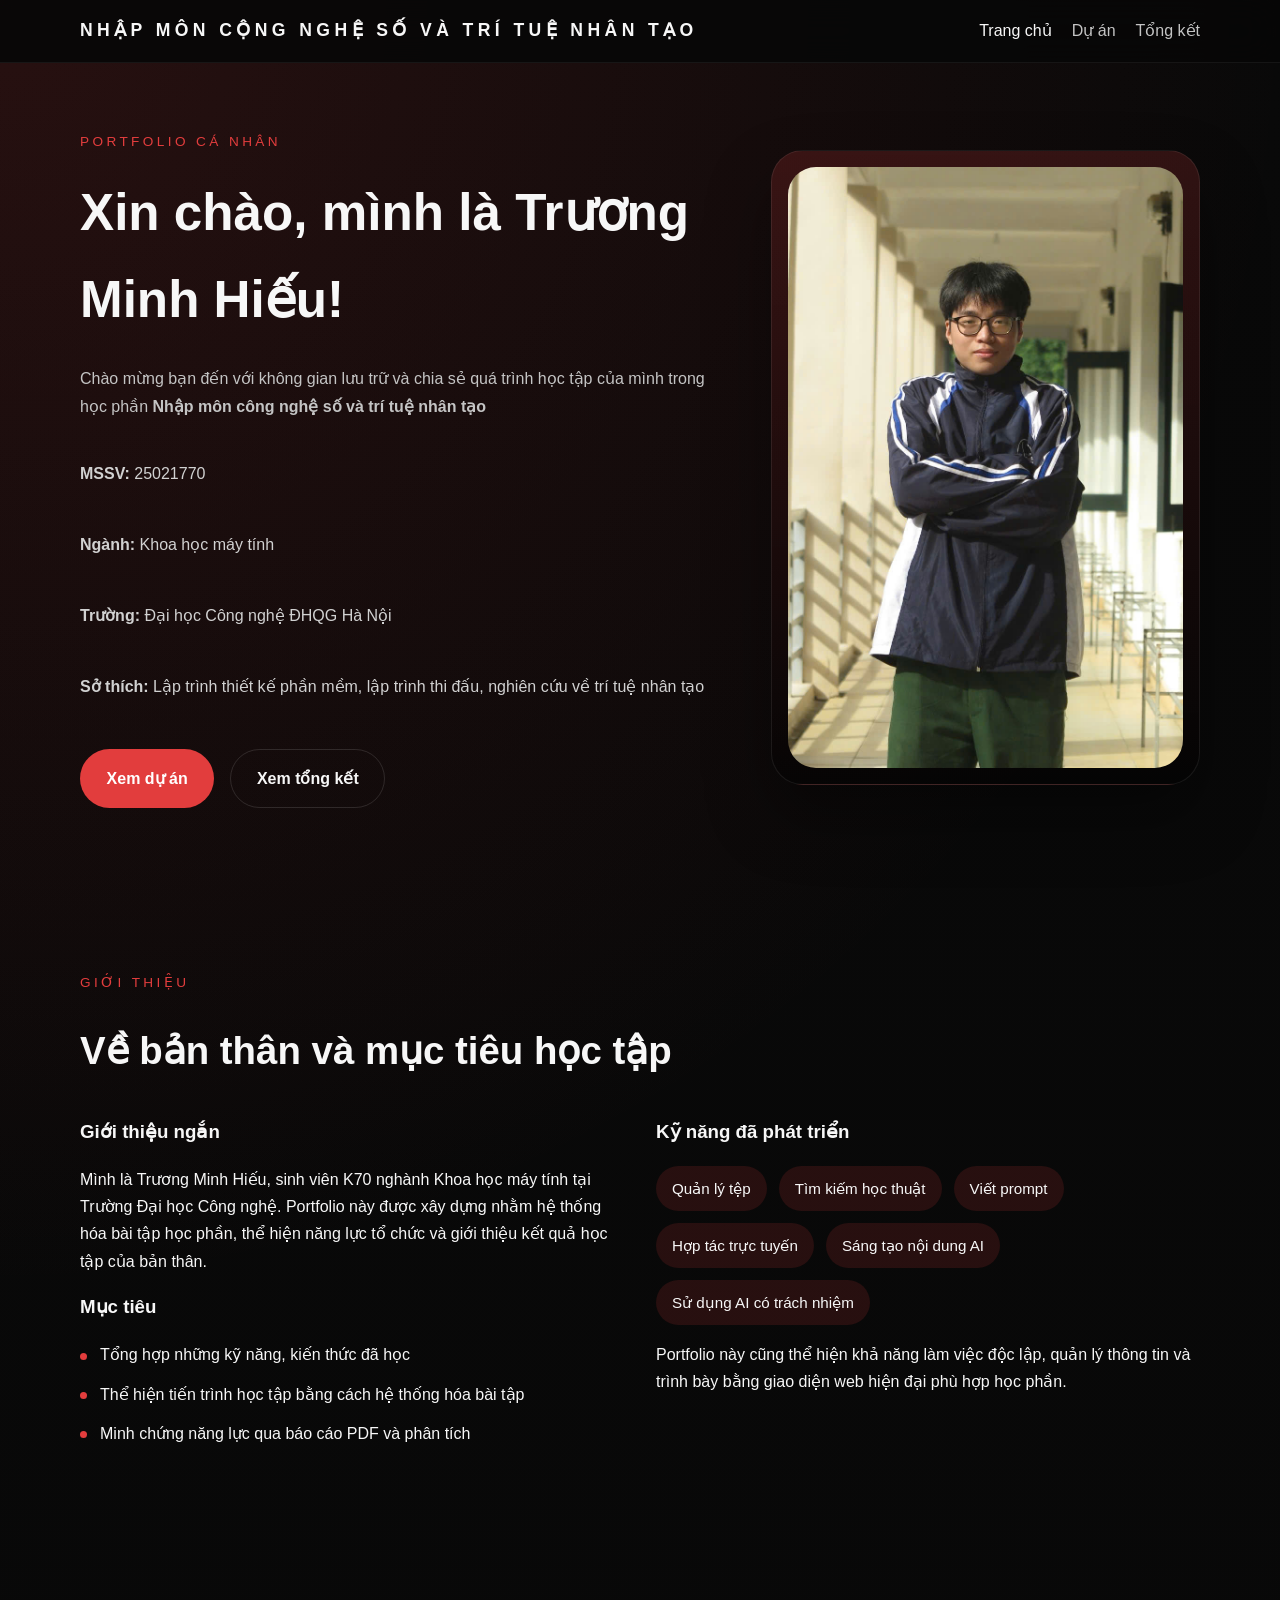
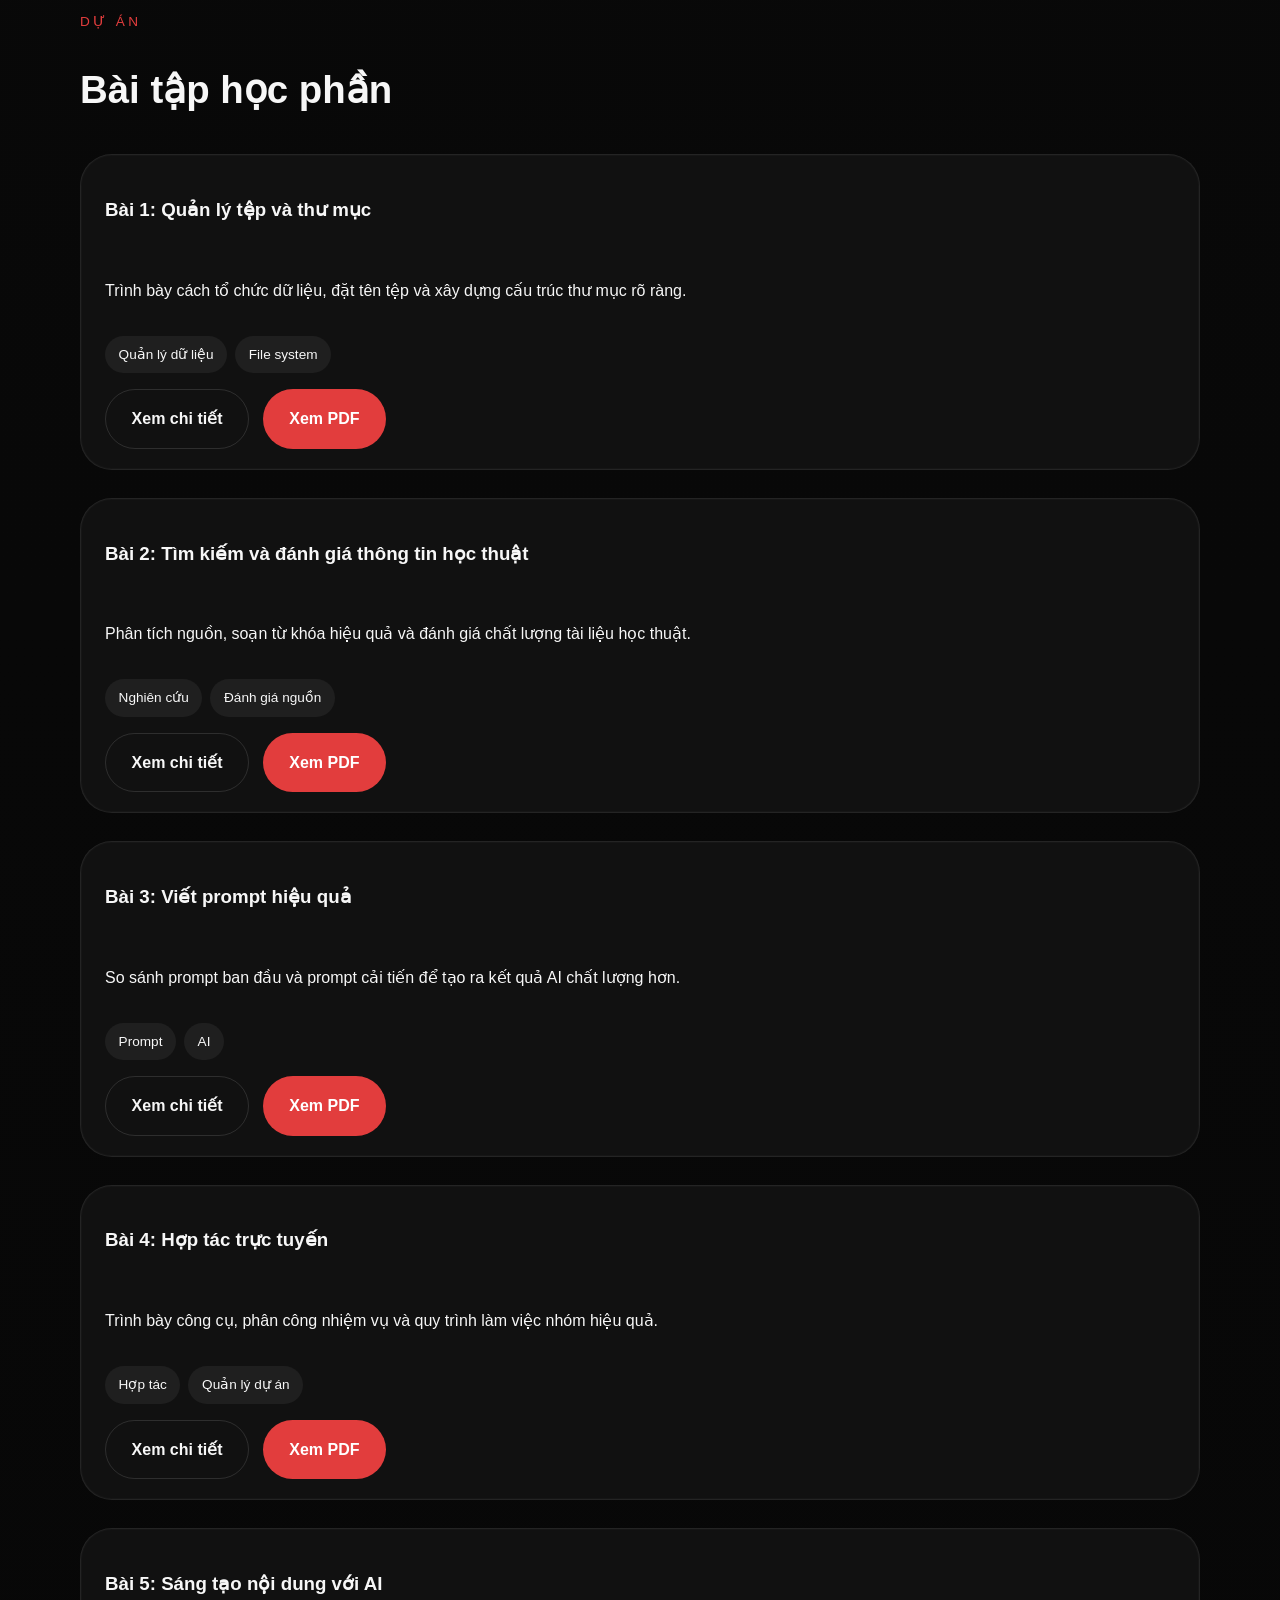
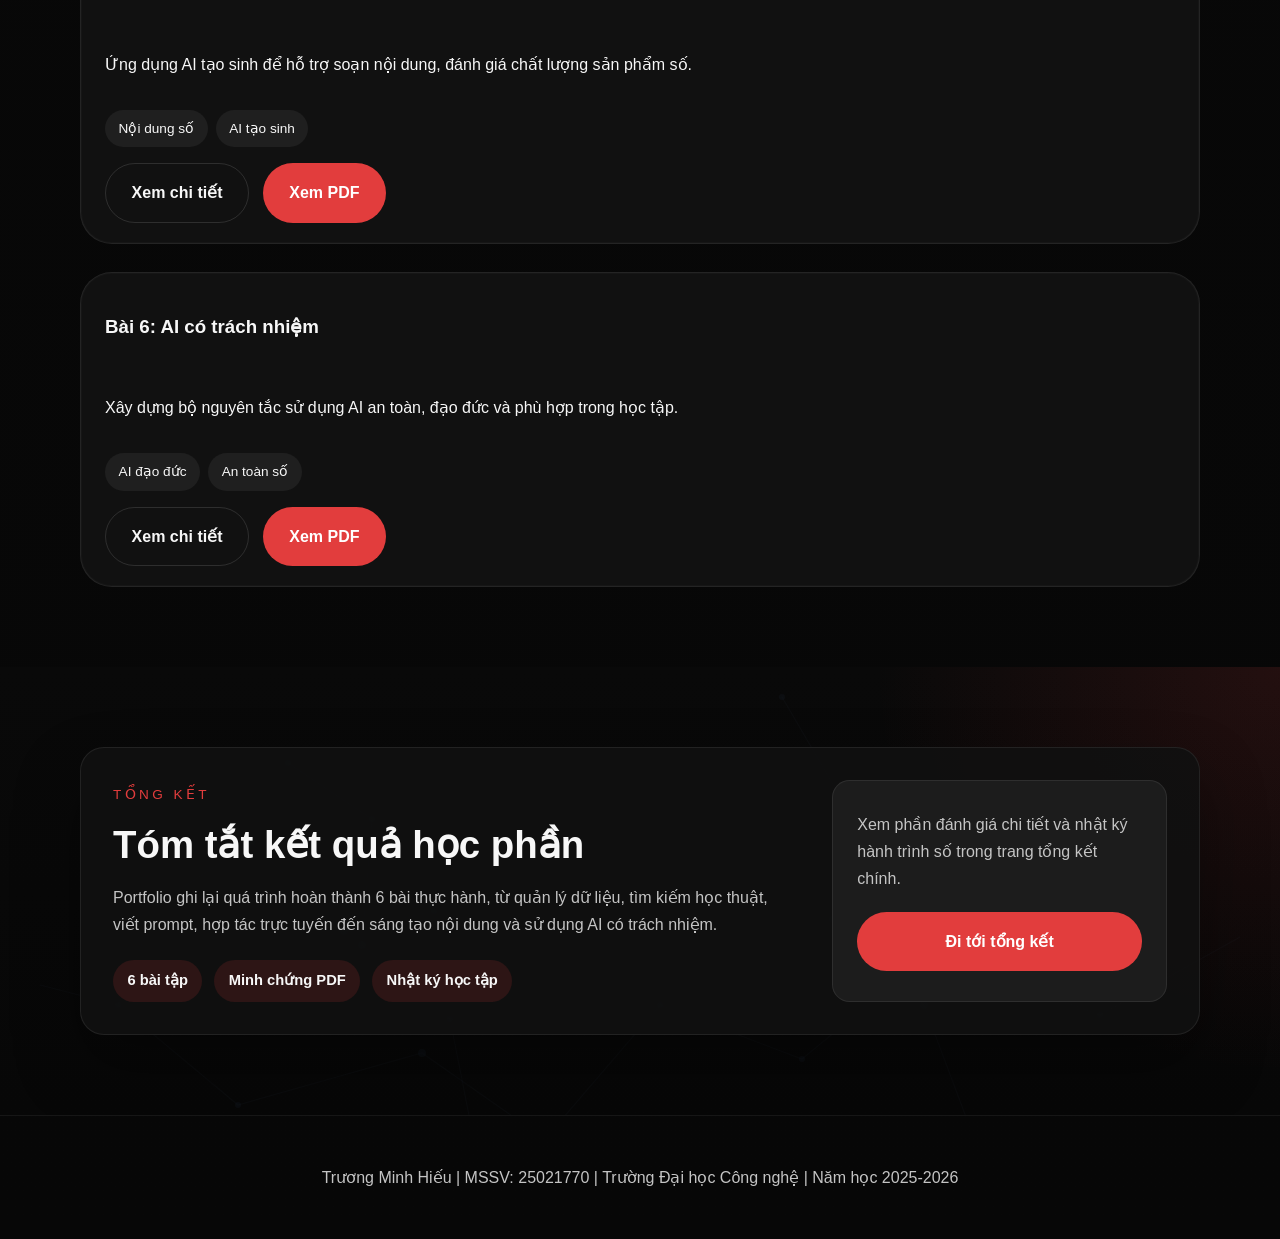
<file: index.html>
<!DOCTYPE html>
<html lang="vi">
  <head>
    <meta charset="UTF-8" />
    <meta name="viewport" content="width=device-width, initial-scale=1.0" />
    <title>Portfolio Trương Minh Hiếu | 25021770</title>
    <meta
      name="description"
      content="Portfolio học phần của Trương Minh Hiếu - tổng hợp 6 bài tập học phần với báo cáo PDF và đánh giá năng lực."
    />
    <meta property="og:title" content="Portfolio Trương Minh Hiếu | 25021770" />
    <meta
      property="og:description"
      content="Portfolio học phần của Trương Minh Hiếu - tổng hợp 6 bài tập học phần, kết quả học tập và định hướng ứng dụng AI."
    />
    <meta property="og:type" content="website" />
    <link rel="icon" href="images/favicon.svg" type="image/svg+xml" />
    <link rel="stylesheet" href="css/style.css" />
  </head>
  <body>
    <header class="site-header">
      <div class="container header-inner">
        <a class="brand" href="index.html">Nhập môn cộng nghệ số và Trí tuệ nhân tạo</a>
        <button class="nav-toggle" aria-label="Mở menu" aria-expanded="false">
          <span></span>
          <span></span>
          <span></span>
        </button>
        <nav class="nav" aria-label="Điều hướng chính">
          <ul class="nav-list">
            <li><a href="#home" class="nav-link active">Trang chủ</a></li>
            <li><a href="#projects" class="nav-link">Dự án</a></li>
            <li><a href="#summary" class="nav-link">Tổng kết</a></li>
          </ul>
        </nav>
      </div>
    </header>

    <main>
      <section class="hero section" id="home">
        <div class="container hero-grid">
          <div class="hero-content fade-up">
            <span class="eyebrow">Portfolio cá nhân</span>
            <h1>Xin chào, mình là Trương Minh Hiếu!</h1>
            <p class="hero-intro">
              Chào mừng bạn đến với không gian lưu trữ và chia sẻ quá trình học tập của mình trong học phần <strong>Nhập môn công nghệ số và trí tuệ nhân tạo</strong></span>
            </p>
            <div class="hero-meta">
              <p><strong>MSSV:</strong> 25021770</p>
              <p><strong>Ngành:</strong> Khoa học máy tính</p>
              <p><strong>Trường:</strong> Đại học Công nghệ ĐHQG Hà Nội</p>
              <p><strong>Sở thích:</strong> Lập trình thiết kế phần mềm, lập trình thi đấu, nghiên cứu về trí tuệ nhân tạo</p>
            </div>
            <div class="hero-actions">
              <a class="btn btn-primary" href="#projects">Xem dự án</a>
              <a class="btn btn-secondary" href="#summary">Xem tổng kết</a>
            </div>
          </div>
          <div class="hero-visual fade-up delay-1">
            <img src="images/avatar.jpg" alt="Avatar Trương Minh Hiếu" />
          </div>
        </div>
      </section>

      <section class="section about" id="about">
        <div class="container">
          <div class="section-header fade-up">
            <span class="eyebrow">Giới thiệu</span>
            <h2>Về bản thân và mục tiêu học tập</h2>
          </div>
          <div class="content-grid fade-up delay-1">
            <div>
              <h3>Giới thiệu ngắn</h3>
              <p>
                Mình là Trương Minh Hiếu, sinh viên K70 nghành Khoa học máy tính tại Trường Đại học Công nghệ.
                Portfolio này được xây dựng nhằm hệ thống hóa bài tập học phần, thể hiện năng lực
                tổ chức và giới thiệu kết quả học tập của bản thân.
              </p>
              <h3>Mục tiêu</h3>
              <ul class="list-inline">
                <li>Tổng hợp những kỹ năng, kiến thức đã học</li>
                <li>Thể hiện tiến trình học tập bằng cách hệ thống hóa bài tập</li>
                <li>Minh chứng năng lực qua báo cáo PDF và phân tích</li>
              </ul>
            </div>
            <div>
              <h3>Kỹ năng đã phát triển</h3>
              <div class="badges">
                <span>Quản lý tệp</span>
                <span>Tìm kiếm học thuật</span>
                <span>Viết prompt</span>
                <span>Hợp tác trực tuyến</span>
                <span>Sáng tạo nội dung AI</span>
                <span>Sử dụng AI có trách nhiệm</span>
              </div>
              <p>
                Portfolio này cũng thể hiện khả năng làm việc độc lập, quản lý thông tin và
                trình bày bằng giao diện web hiện đại phù hợp học phần.
              </p>
            </div>
          </div>
        </div>
      </section>

      <section class="section projects" id="projects">
        <div class="container">
          <div class="section-header fade-up">
            <span class="eyebrow">Dự án</span>
            <h2>Bài tập học phần</h2>
          </div>
          <div class="projects-grid fade-up delay-1">
            <article class="project-card">
              <div class="project-card-body">
                <h3>Bài 1: Quản lý tệp và thư mục</h3>
                <p>Trình bày cách tổ chức dữ liệu, đặt tên tệp và xây dựng cấu trúc thư mục rõ ràng.</p>
                <div class="project-tags">
                  <span>Quản lý dữ liệu</span>
                  <span>File system</span>
                </div>
                <div class="project-actions">
                  <a class="btn btn-outline" href="pages/bai1.html">Xem chi tiết</a>
                  <a class="btn btn-tertiary" href="files/bai1.pdf" target="_blank" rel="noreferrer noopener">Xem PDF</a>
                </div>
              </div>
            </article>
            <article class="project-card">
              <div class="project-card-body">
                <h3>Bài 2: Tìm kiếm và đánh giá thông tin học thuật</h3>
                <p>Phân tích nguồn, soạn từ khóa hiệu quả và đánh giá chất lượng tài liệu học thuật.</p>
                <div class="project-tags">
                  <span>Nghiên cứu</span>
                  <span>Đánh giá nguồn</span>
                </div>
                <div class="project-actions">
                  <a class="btn btn-outline" href="pages/bai2.html">Xem chi tiết</a>
                  <a class="btn btn-tertiary" href="files/bai2.pdf" target="_blank" rel="noreferrer noopener">Xem PDF</a>
                </div>
              </div>
            </article>
            <article class="project-card">
              <div class="project-card-body">
                <h3>Bài 3: Viết prompt hiệu quả</h3>
                <p>So sánh prompt ban đầu và prompt cải tiến để tạo ra kết quả AI chất lượng hơn.</p>
                <div class="project-tags">
                  <span>Prompt</span>
                  <span>AI</span>
                </div>
                <div class="project-actions">
                  <a class="btn btn-outline" href="pages/bai3.html">Xem chi tiết</a>
                  <a class="btn btn-tertiary" href="files/bai3.pdf" target="_blank" rel="noreferrer noopener">Xem PDF</a>
                </div>
              </div>
            </article>
            <article class="project-card">
              <div class="project-card-body">
                <h3>Bài 4: Hợp tác trực tuyến</h3>
                <p>Trình bày công cụ, phân công nhiệm vụ và quy trình làm việc nhóm hiệu quả.</p>
                <div class="project-tags">
                  <span>Hợp tác</span>
                  <span>Quản lý dự án</span>
                </div>
                <div class="project-actions">
                  <a class="btn btn-outline" href="pages/bai4.html">Xem chi tiết</a>
                  <a class="btn btn-tertiary" href="files/bai4.pdf" target="_blank" rel="noreferrer noopener">Xem PDF</a>
                </div>
              </div>
            </article>
            <article class="project-card">
              <div class="project-card-body">
                <h3>Bài 5: Sáng tạo nội dung với AI</h3>
                <p>Ứng dụng AI tạo sinh để hỗ trợ soạn nội dung, đánh giá chất lượng sản phẩm số.</p>
                <div class="project-tags">
                  <span>Nội dung số</span>
                  <span>AI tạo sinh</span>
                </div>
                <div class="project-actions">
                  <a class="btn btn-outline" href="pages/bai5.html">Xem chi tiết</a>
                  <a class="btn btn-tertiary" href="files/bai5.pdf" target="_blank" rel="noreferrer noopener">Xem PDF</a>
                </div>
              </div>
            </article>
            <article class="project-card">
              <div class="project-card-body">
                <h3>Bài 6: AI có trách nhiệm</h3>
                <p>Xây dựng bộ nguyên tắc sử dụng AI an toàn, đạo đức và phù hợp trong học tập.</p>
                <div class="project-tags">
                  <span>AI đạo đức</span>
                  <span>An toàn số</span>
                </div>
                <div class="project-actions">
                  <a class="btn btn-outline" href="pages/bai6.html">Xem chi tiết</a>
                  <a class="btn btn-tertiary" href="files/bai6.pdf" target="_blank" rel="noreferrer noopener">Xem PDF</a>
                </div>
              </div>
            </article>
          </div>
        </div>
      </section>

      <section class="section summary" id="summary">
        <div class="container">
          <div class="summary-preview fade-up">
            <div class="summary-preview-content">
              <span class="eyebrow">Tổng kết</span>
              <h2>Tóm tắt kết quả học phần</h2>
              <p>
                Portfolio ghi lại quá trình hoàn thành 6 bài thực hành, từ quản lý dữ liệu, tìm kiếm học thuật,
                viết prompt, hợp tác trực tuyến đến sáng tạo nội dung và sử dụng AI có trách nhiệm.
              </p>
              <div class="summary-highlights">
                <span>6 bài tập</span>
                <span>Minh chứng PDF</span>
                <span>Nhật ký học tập</span>
              </div>
            </div>
            <div class="summary-preview-action">
              <p>Xem phần đánh giá chi tiết và nhật ký hành trình số trong trang tổng kết chính.</p>
              <a class="btn btn-primary" href="pages/tong-ket.html">Đi tới tổng kết</a>
            </div>
          </div>
        </div>
      </section>
    </main>

    <a class="back-to-top" href="#home" aria-label="Quay về đầu trang">↑</a>

    <footer class="site-footer">
      <div class="container footer-inner">
        <p>Trương Minh Hiếu | MSSV: 25021770 | Trường Đại học Công nghệ | Năm học 2025-2026</p>
      </div>
    </footer>

    <script src="js/script.js"></script>
  </body>
</html>
</file>
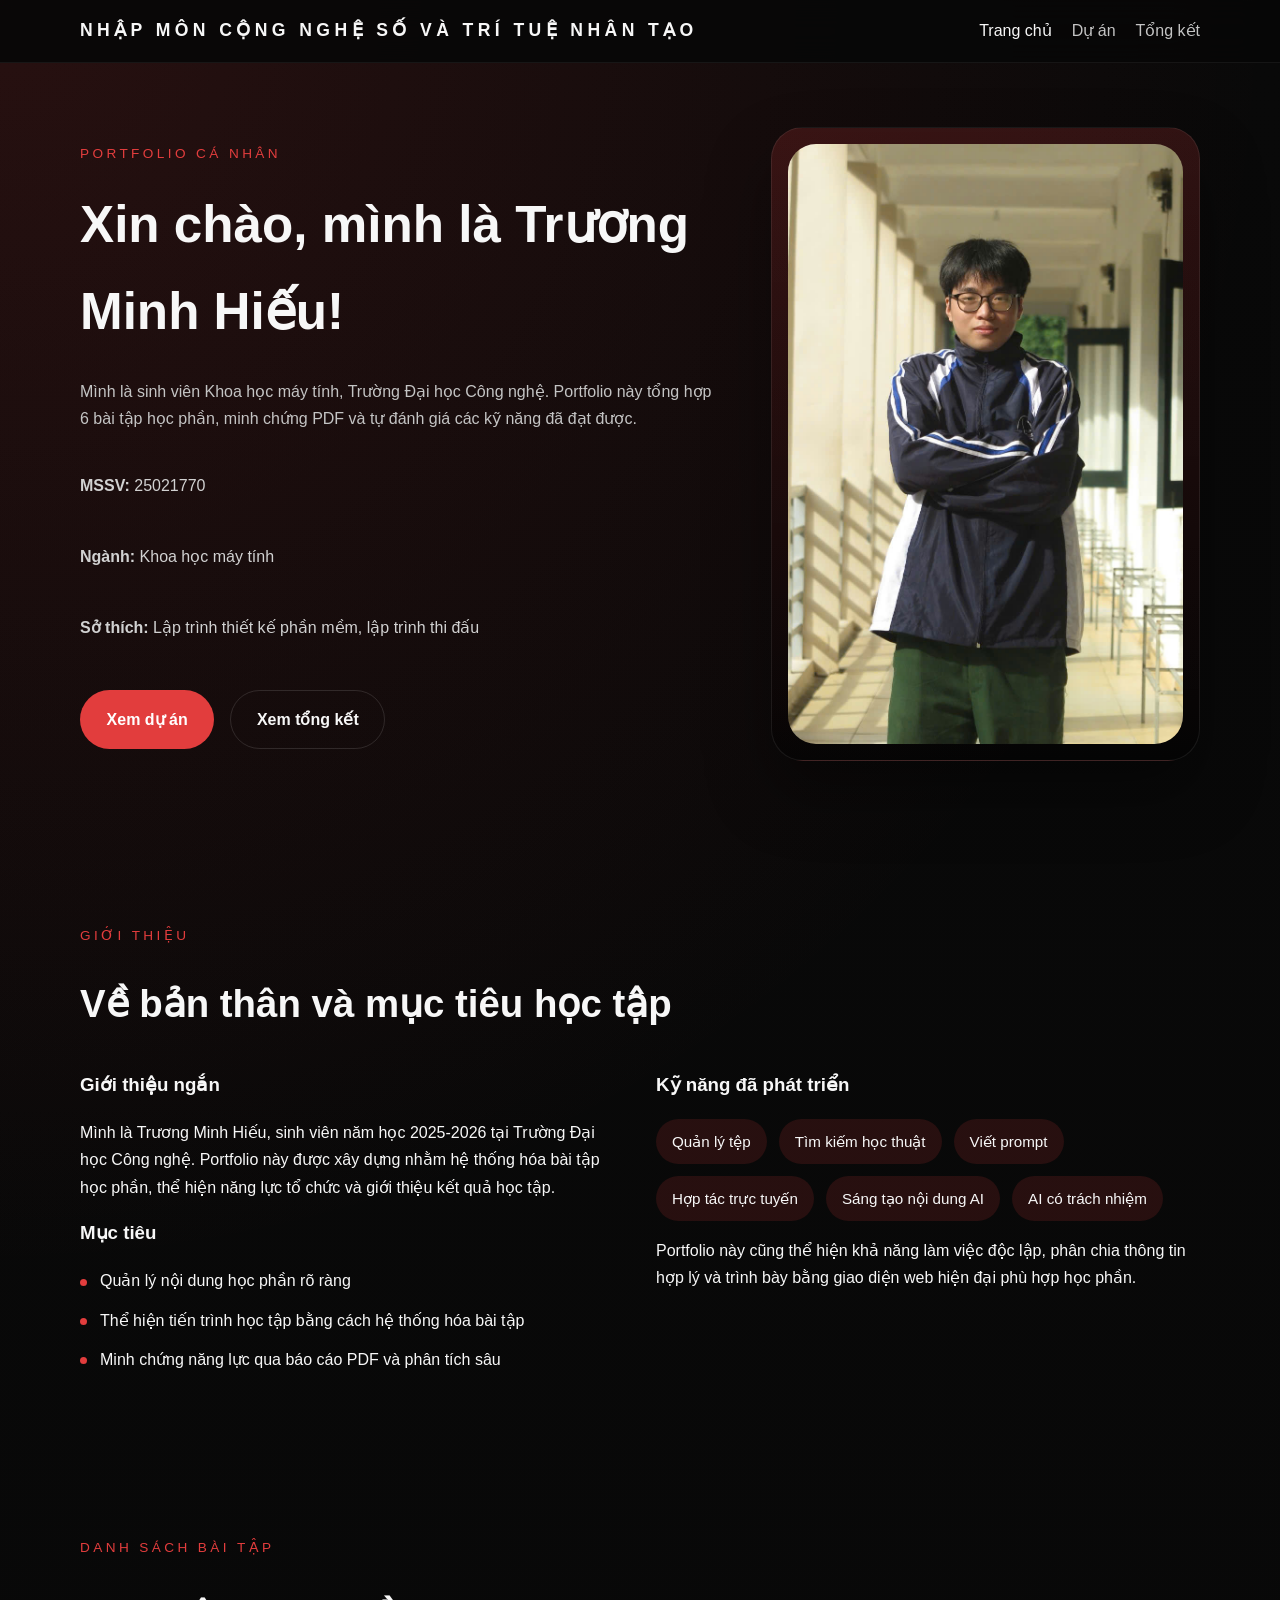
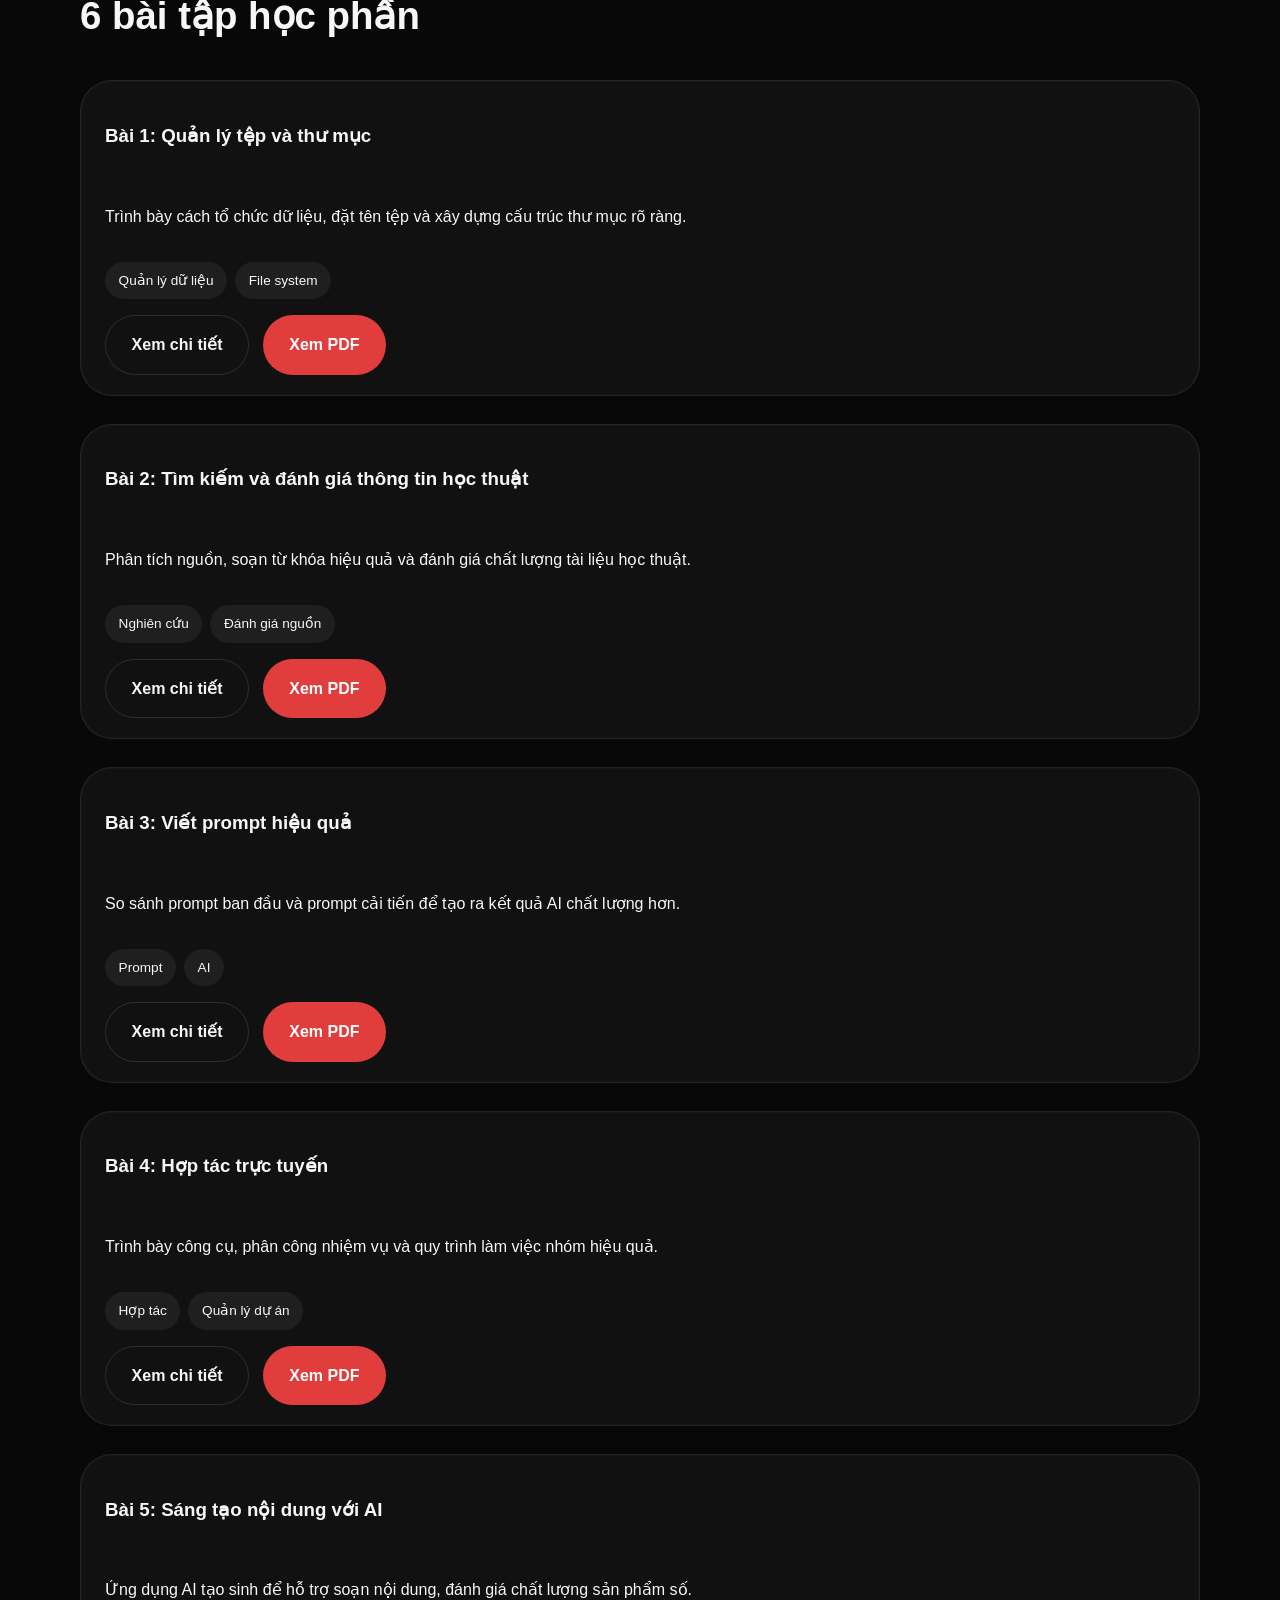
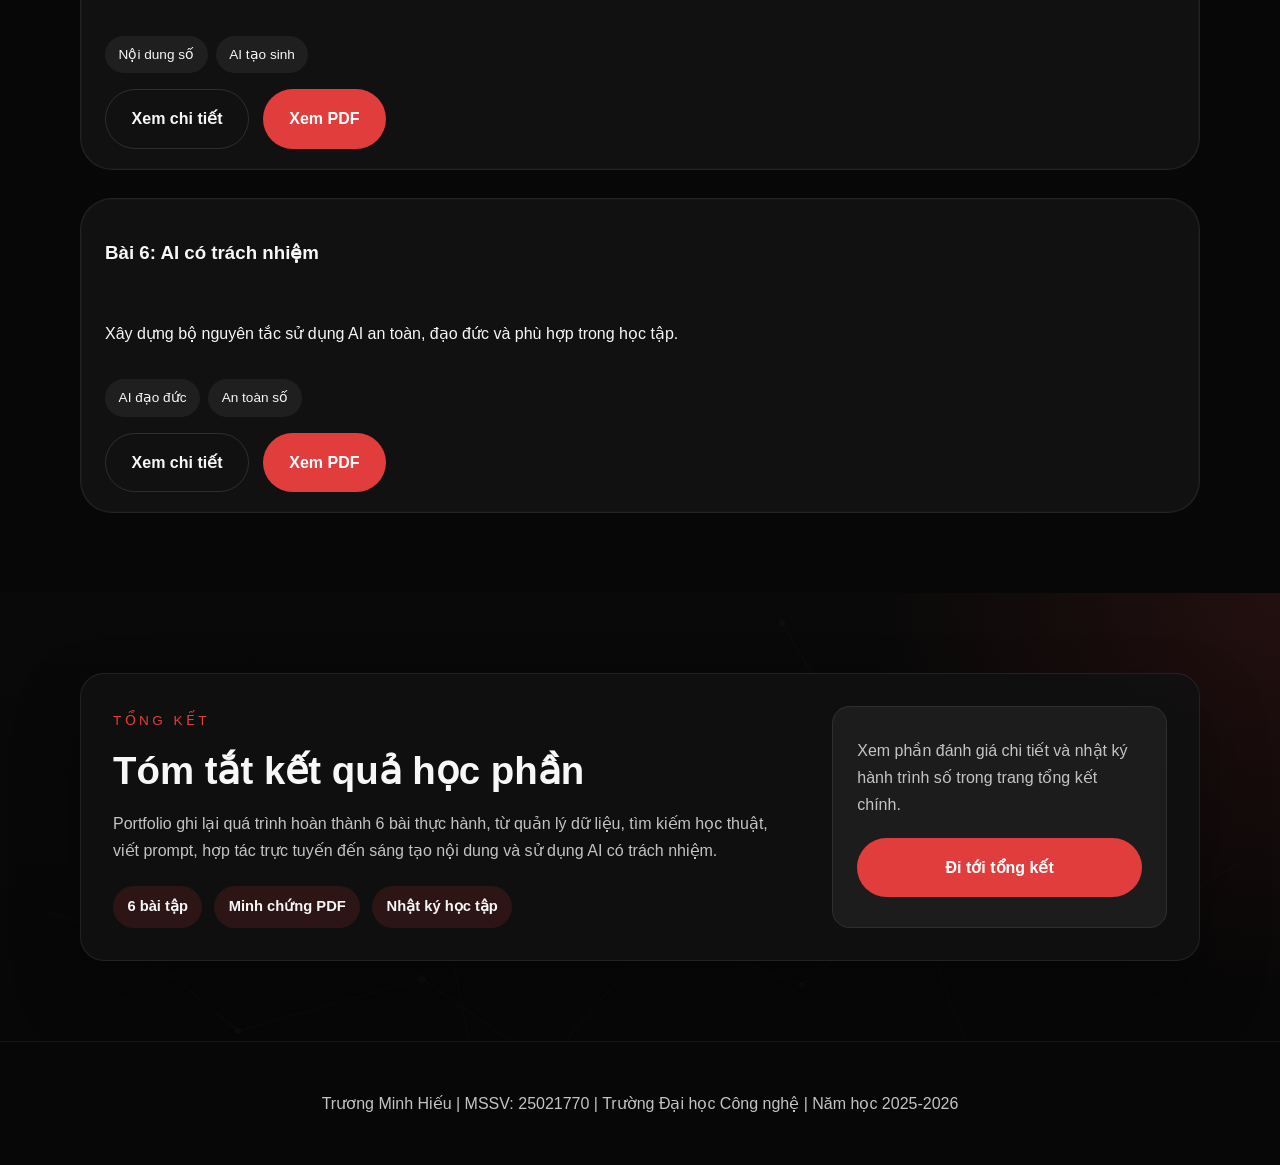
<file: portfolio/index.html>
<!DOCTYPE html>
<html lang="vi">
  <head>
    <meta charset="UTF-8" />
    <meta name="viewport" content="width=device-width, initial-scale=1.0" />
    <title>Portfolio Trương Minh Hiếu | 25021770</title>
    <meta
      name="description"
      content="Portfolio học phần của Trương Minh Hiếu - tổng hợp 6 bài tập học phần với báo cáo PDF và đánh giá năng lực."
    />
    <meta property="og:title" content="Portfolio Trương Minh Hiếu | 25021770" />
    <meta
      property="og:description"
      content="Portfolio học phần của Trương Minh Hiếu - tổng hợp 6 bài tập học phần, kết quả học tập và định hướng ứng dụng AI."
    />
    <meta property="og:type" content="website" />
    <link rel="icon" href="images/favicon.svg" type="image/svg+xml" />
    <link rel="stylesheet" href="css/style.css" />
  </head>
  <body>
    <header class="site-header">
      <div class="container header-inner">
        <a class="brand" href="index.html">Nhập môn cộng nghệ số và Trí tuệ nhân tạo</a>
        <button class="nav-toggle" aria-label="Mở menu" aria-expanded="false">
          <span></span>
          <span></span>
          <span></span>
        </button>
        <nav class="nav" aria-label="Điều hướng chính">
          <ul class="nav-list">
            <li><a href="#home" class="nav-link active">Trang chủ</a></li>
            <li><a href="#projects" class="nav-link">Dự án</a></li>
            <li><a href="#summary" class="nav-link">Tổng kết</a></li>
          </ul>
        </nav>
      </div>
    </header>

    <main>
      <section class="hero section" id="home">
        <div class="container hero-grid">
          <div class="hero-content fade-up">
            <span class="eyebrow">Portfolio cá nhân</span>
            <h1>Xin chào, mình là Trương Minh Hiếu!</h1>
            <p class="hero-intro">
              Mình là sinh viên Khoa học máy tính, Trường Đại học Công nghệ. Portfolio này tổng hợp 6
              bài tập học phần, minh chứng PDF và tự đánh giá các kỹ năng đã đạt được.
            </p>
            <div class="hero-meta">
              <p><strong>MSSV:</strong> 25021770</p>
              <p><strong>Ngành:</strong> Khoa học máy tính</p>
              <p><strong>Sở thích:</strong> Lập trình thiết kế phần mềm, lập trình thi đấu</p>
            </div>
            <div class="hero-actions">
              <a class="btn btn-primary" href="#projects">Xem dự án</a>
              <a class="btn btn-secondary" href="#summary">Xem tổng kết</a>
            </div>
          </div>
          <div class="hero-visual fade-up delay-1">
            <img src="images/avatar.jpg" alt="Avatar Trương Minh Hiếu" />
          </div>
        </div>
      </section>

      <section class="section about" id="about">
        <div class="container">
          <div class="section-header fade-up">
            <span class="eyebrow">Giới thiệu</span>
            <h2>Về bản thân và mục tiêu học tập</h2>
          </div>
          <div class="content-grid fade-up delay-1">
            <div>
              <h3>Giới thiệu ngắn</h3>
              <p>
                Mình là Trương Minh Hiếu, sinh viên năm học 2025-2026 tại Trường Đại học Công nghệ.
                Portfolio này được xây dựng nhằm hệ thống hóa bài tập học phần, thể hiện năng lực
                tổ chức và giới thiệu kết quả học tập.
              </p>
              <h3>Mục tiêu</h3>
              <ul class="list-inline">
                <li>Quản lý nội dung học phần rõ ràng</li>
                <li>Thể hiện tiến trình học tập bằng cách hệ thống hóa bài tập</li>
                <li>Minh chứng năng lực qua báo cáo PDF và phân tích sâu</li>
              </ul>
            </div>
            <div>
              <h3>Kỹ năng đã phát triển</h3>
              <div class="badges">
                <span>Quản lý tệp</span>
                <span>Tìm kiếm học thuật</span>
                <span>Viết prompt</span>
                <span>Hợp tác trực tuyến</span>
                <span>Sáng tạo nội dung AI</span>
                <span>AI có trách nhiệm</span>
              </div>
              <p>
                Portfolio này cũng thể hiện khả năng làm việc độc lập, phân chia thông tin hợp lý và
                trình bày bằng giao diện web hiện đại phù hợp học phần.
              </p>
            </div>
          </div>
        </div>
      </section>

      <section class="section projects" id="projects">
        <div class="container">
          <div class="section-header fade-up">
            <span class="eyebrow">Danh sách bài tập</span>
            <h2>6 bài tập học phần</h2>
          </div>
          <div class="projects-grid fade-up delay-1">
            <article class="project-card">
              <div class="project-card-body">
                <h3>Bài 1: Quản lý tệp và thư mục</h3>
                <p>Trình bày cách tổ chức dữ liệu, đặt tên tệp và xây dựng cấu trúc thư mục rõ ràng.</p>
                <div class="project-tags">
                  <span>Quản lý dữ liệu</span>
                  <span>File system</span>
                </div>
                <div class="project-actions">
                  <a class="btn btn-outline" href="pages/bai1.html">Xem chi tiết</a>
                  <a class="btn btn-tertiary" href="files/bai1.pdf" target="_blank" rel="noreferrer noopener">Xem PDF</a>
                </div>
              </div>
            </article>
            <article class="project-card">
              <div class="project-card-body">
                <h3>Bài 2: Tìm kiếm và đánh giá thông tin học thuật</h3>
                <p>Phân tích nguồn, soạn từ khóa hiệu quả và đánh giá chất lượng tài liệu học thuật.</p>
                <div class="project-tags">
                  <span>Nghiên cứu</span>
                  <span>Đánh giá nguồn</span>
                </div>
                <div class="project-actions">
                  <a class="btn btn-outline" href="pages/bai2.html">Xem chi tiết</a>
                  <a class="btn btn-tertiary" href="files/bai2.pdf" target="_blank" rel="noreferrer noopener">Xem PDF</a>
                </div>
              </div>
            </article>
            <article class="project-card">
              <div class="project-card-body">
                <h3>Bài 3: Viết prompt hiệu quả</h3>
                <p>So sánh prompt ban đầu và prompt cải tiến để tạo ra kết quả AI chất lượng hơn.</p>
                <div class="project-tags">
                  <span>Prompt</span>
                  <span>AI</span>
                </div>
                <div class="project-actions">
                  <a class="btn btn-outline" href="pages/bai3.html">Xem chi tiết</a>
                  <a class="btn btn-tertiary" href="files/bai3.pdf" target="_blank" rel="noreferrer noopener">Xem PDF</a>
                </div>
              </div>
            </article>
            <article class="project-card">
              <div class="project-card-body">
                <h3>Bài 4: Hợp tác trực tuyến</h3>
                <p>Trình bày công cụ, phân công nhiệm vụ và quy trình làm việc nhóm hiệu quả.</p>
                <div class="project-tags">
                  <span>Hợp tác</span>
                  <span>Quản lý dự án</span>
                </div>
                <div class="project-actions">
                  <a class="btn btn-outline" href="pages/bai4.html">Xem chi tiết</a>
                  <a class="btn btn-tertiary" href="files/bai4.pdf" target="_blank" rel="noreferrer noopener">Xem PDF</a>
                </div>
              </div>
            </article>
            <article class="project-card">
              <div class="project-card-body">
                <h3>Bài 5: Sáng tạo nội dung với AI</h3>
                <p>Ứng dụng AI tạo sinh để hỗ trợ soạn nội dung, đánh giá chất lượng sản phẩm số.</p>
                <div class="project-tags">
                  <span>Nội dung số</span>
                  <span>AI tạo sinh</span>
                </div>
                <div class="project-actions">
                  <a class="btn btn-outline" href="pages/bai5.html">Xem chi tiết</a>
                  <a class="btn btn-tertiary" href="files/bai5.pdf" target="_blank" rel="noreferrer noopener">Xem PDF</a>
                </div>
              </div>
            </article>
            <article class="project-card">
              <div class="project-card-body">
                <h3>Bài 6: AI có trách nhiệm</h3>
                <p>Xây dựng bộ nguyên tắc sử dụng AI an toàn, đạo đức và phù hợp trong học tập.</p>
                <div class="project-tags">
                  <span>AI đạo đức</span>
                  <span>An toàn số</span>
                </div>
                <div class="project-actions">
                  <a class="btn btn-outline" href="pages/bai6.html">Xem chi tiết</a>
                  <a class="btn btn-tertiary" href="files/bai6.pdf" target="_blank" rel="noreferrer noopener">Xem PDF</a>
                </div>
              </div>
            </article>
          </div>
        </div>
      </section>

      <section class="section summary" id="summary">
        <div class="container">
          <div class="summary-preview fade-up">
            <div class="summary-preview-content">
              <span class="eyebrow">Tổng kết</span>
              <h2>Tóm tắt kết quả học phần</h2>
              <p>
                Portfolio ghi lại quá trình hoàn thành 6 bài thực hành, từ quản lý dữ liệu, tìm kiếm học thuật,
                viết prompt, hợp tác trực tuyến đến sáng tạo nội dung và sử dụng AI có trách nhiệm.
              </p>
              <div class="summary-highlights">
                <span>6 bài tập</span>
                <span>Minh chứng PDF</span>
                <span>Nhật ký học tập</span>
              </div>
            </div>
            <div class="summary-preview-action">
              <p>Xem phần đánh giá chi tiết và nhật ký hành trình số trong trang tổng kết chính.</p>
              <a class="btn btn-primary" href="pages/tong-ket.html">Đi tới tổng kết</a>
            </div>
          </div>
        </div>
      </section>
    </main>

    <a class="back-to-top" href="#home" aria-label="Quay về đầu trang">↑</a>

    <footer class="site-footer">
      <div class="container footer-inner">
        <p>Trương Minh Hiếu | MSSV: 25021770 | Trường Đại học Công nghệ | Năm học 2025-2026</p>
      </div>
    </footer>

    <script src="js/script.js"></script>
  </body>
</html>
</file>
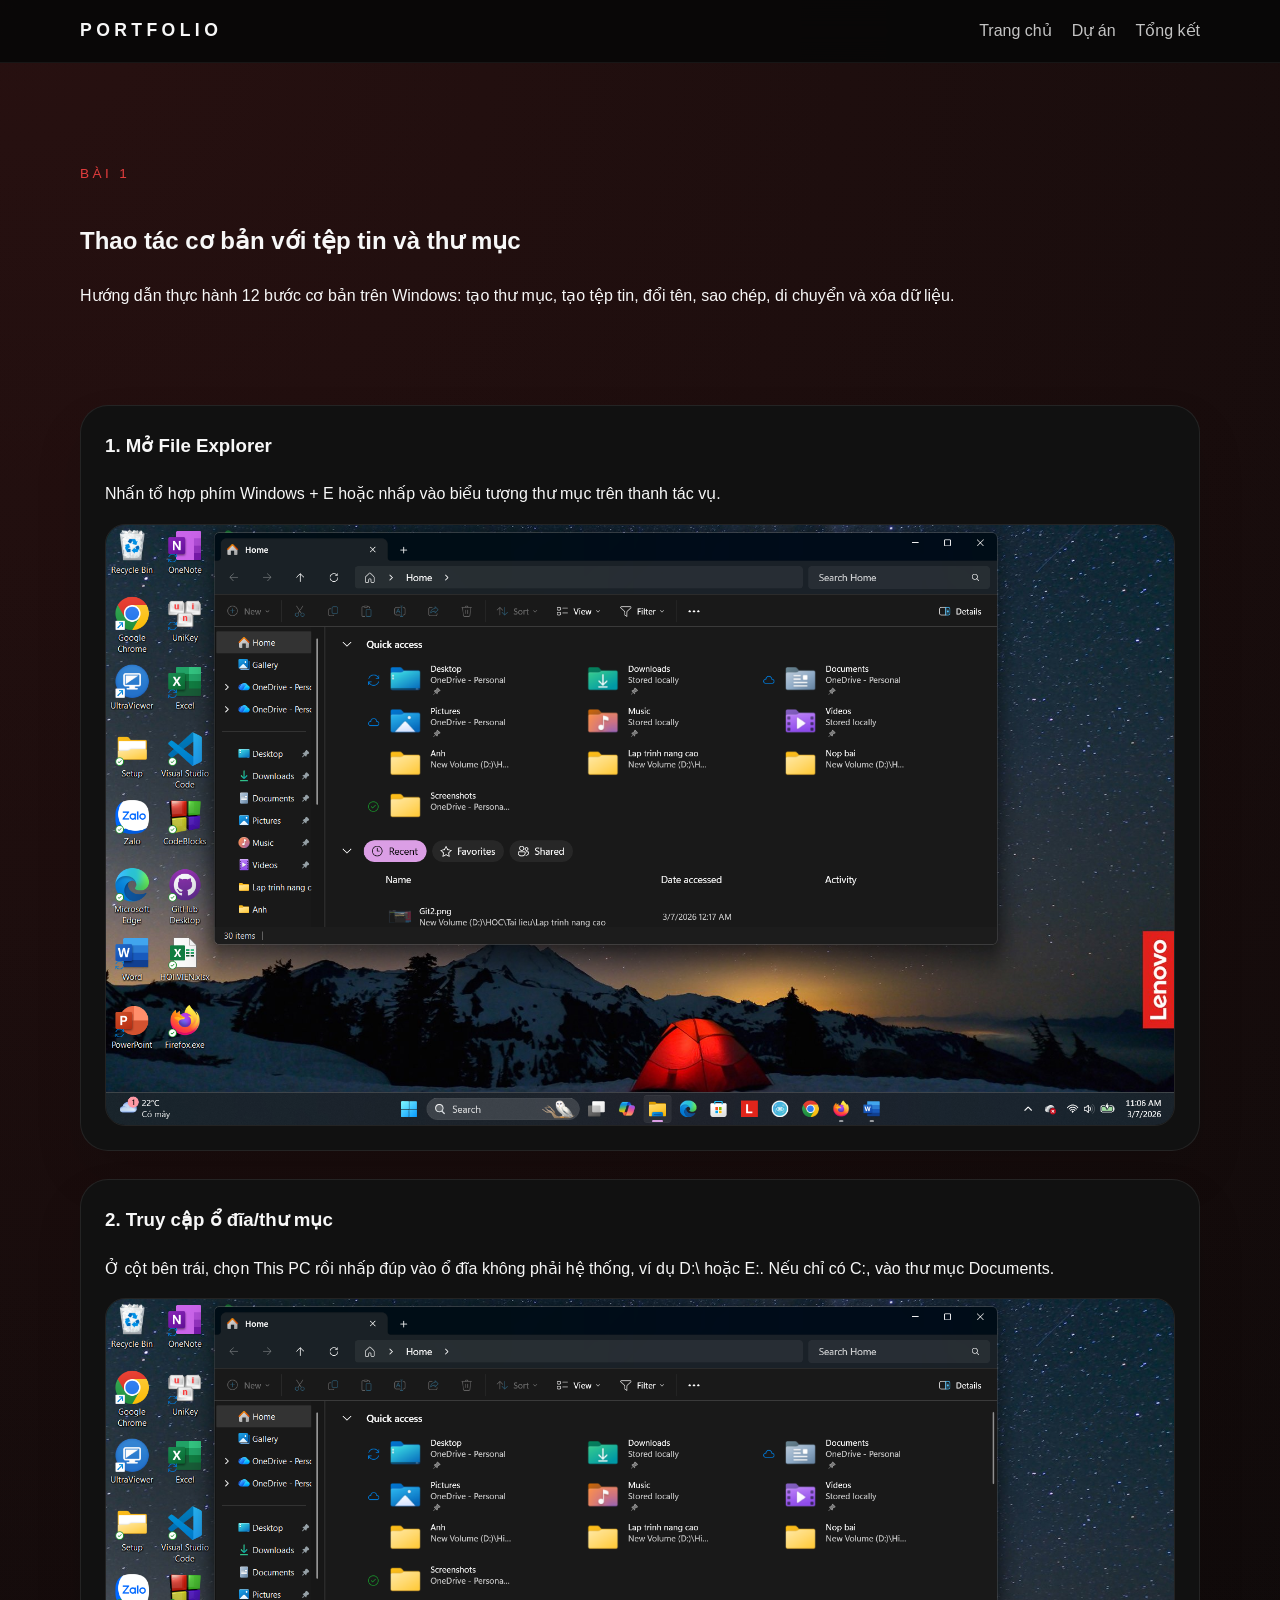
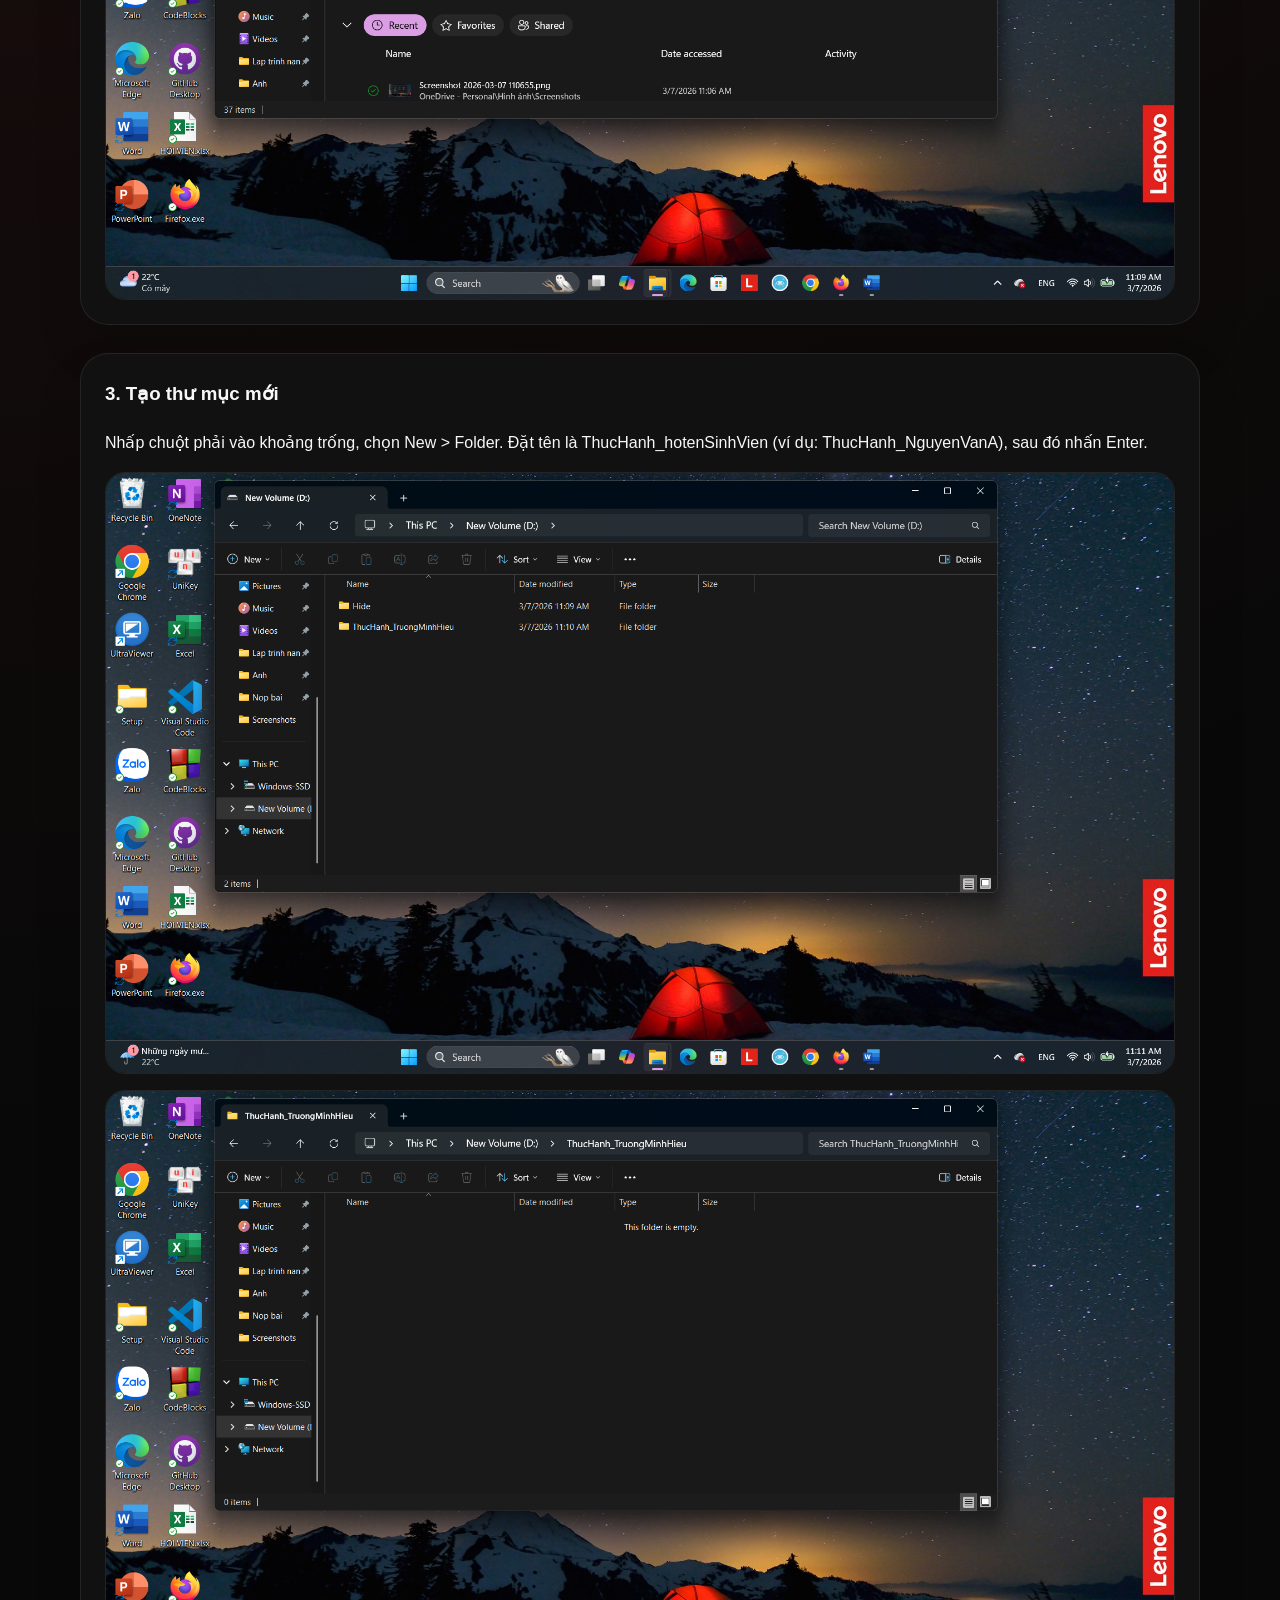
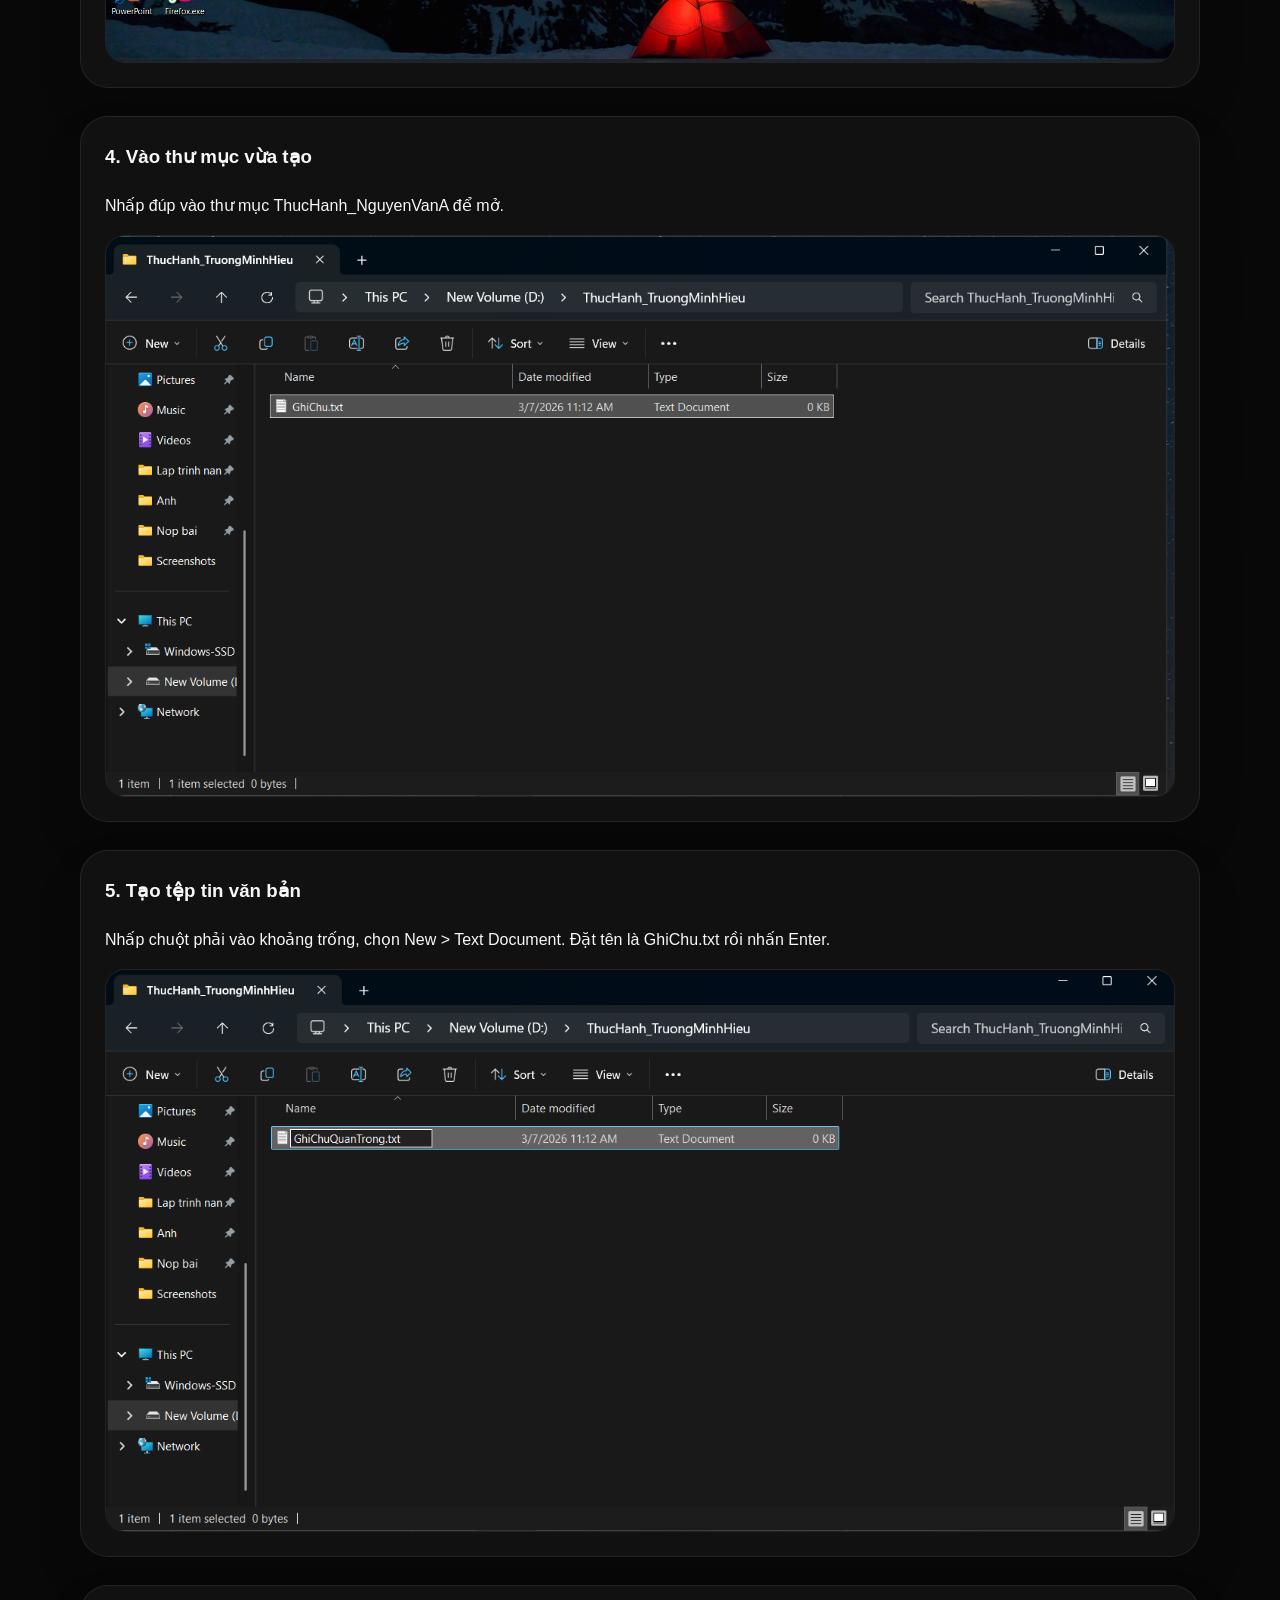
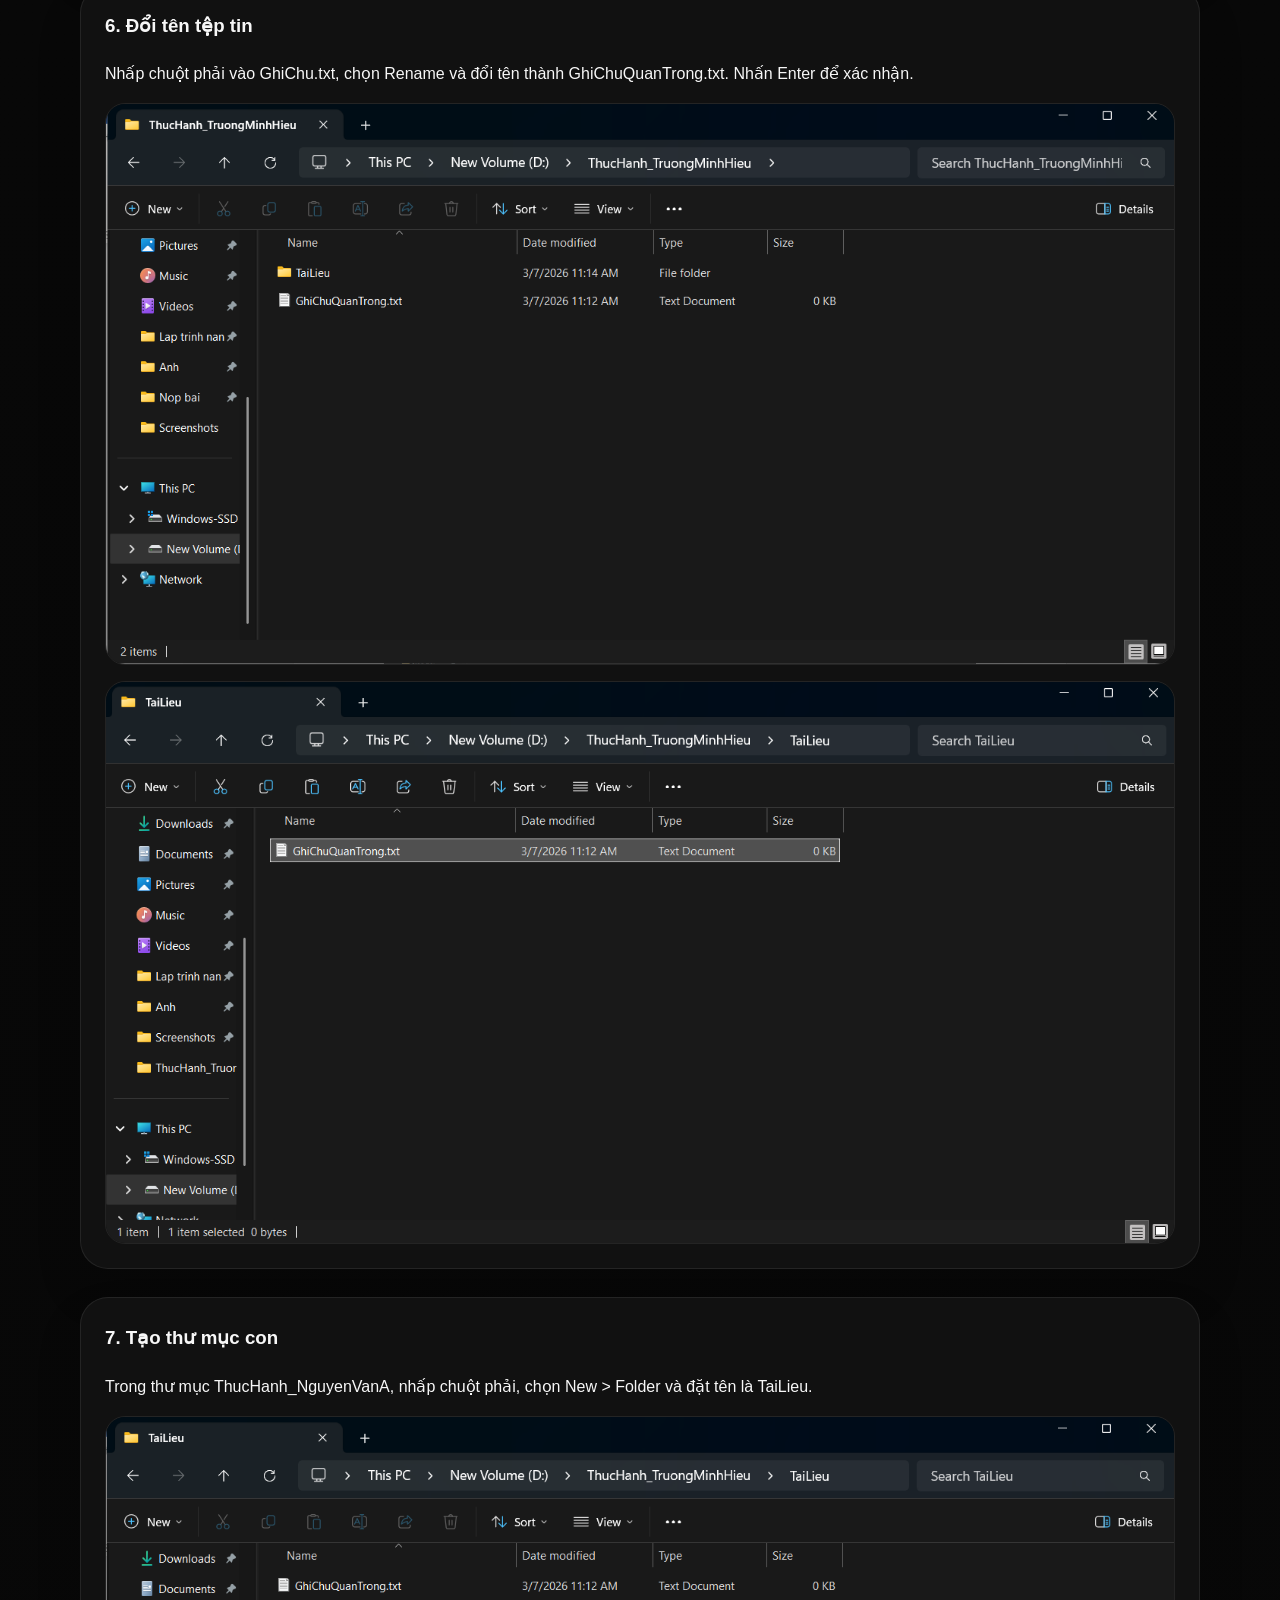
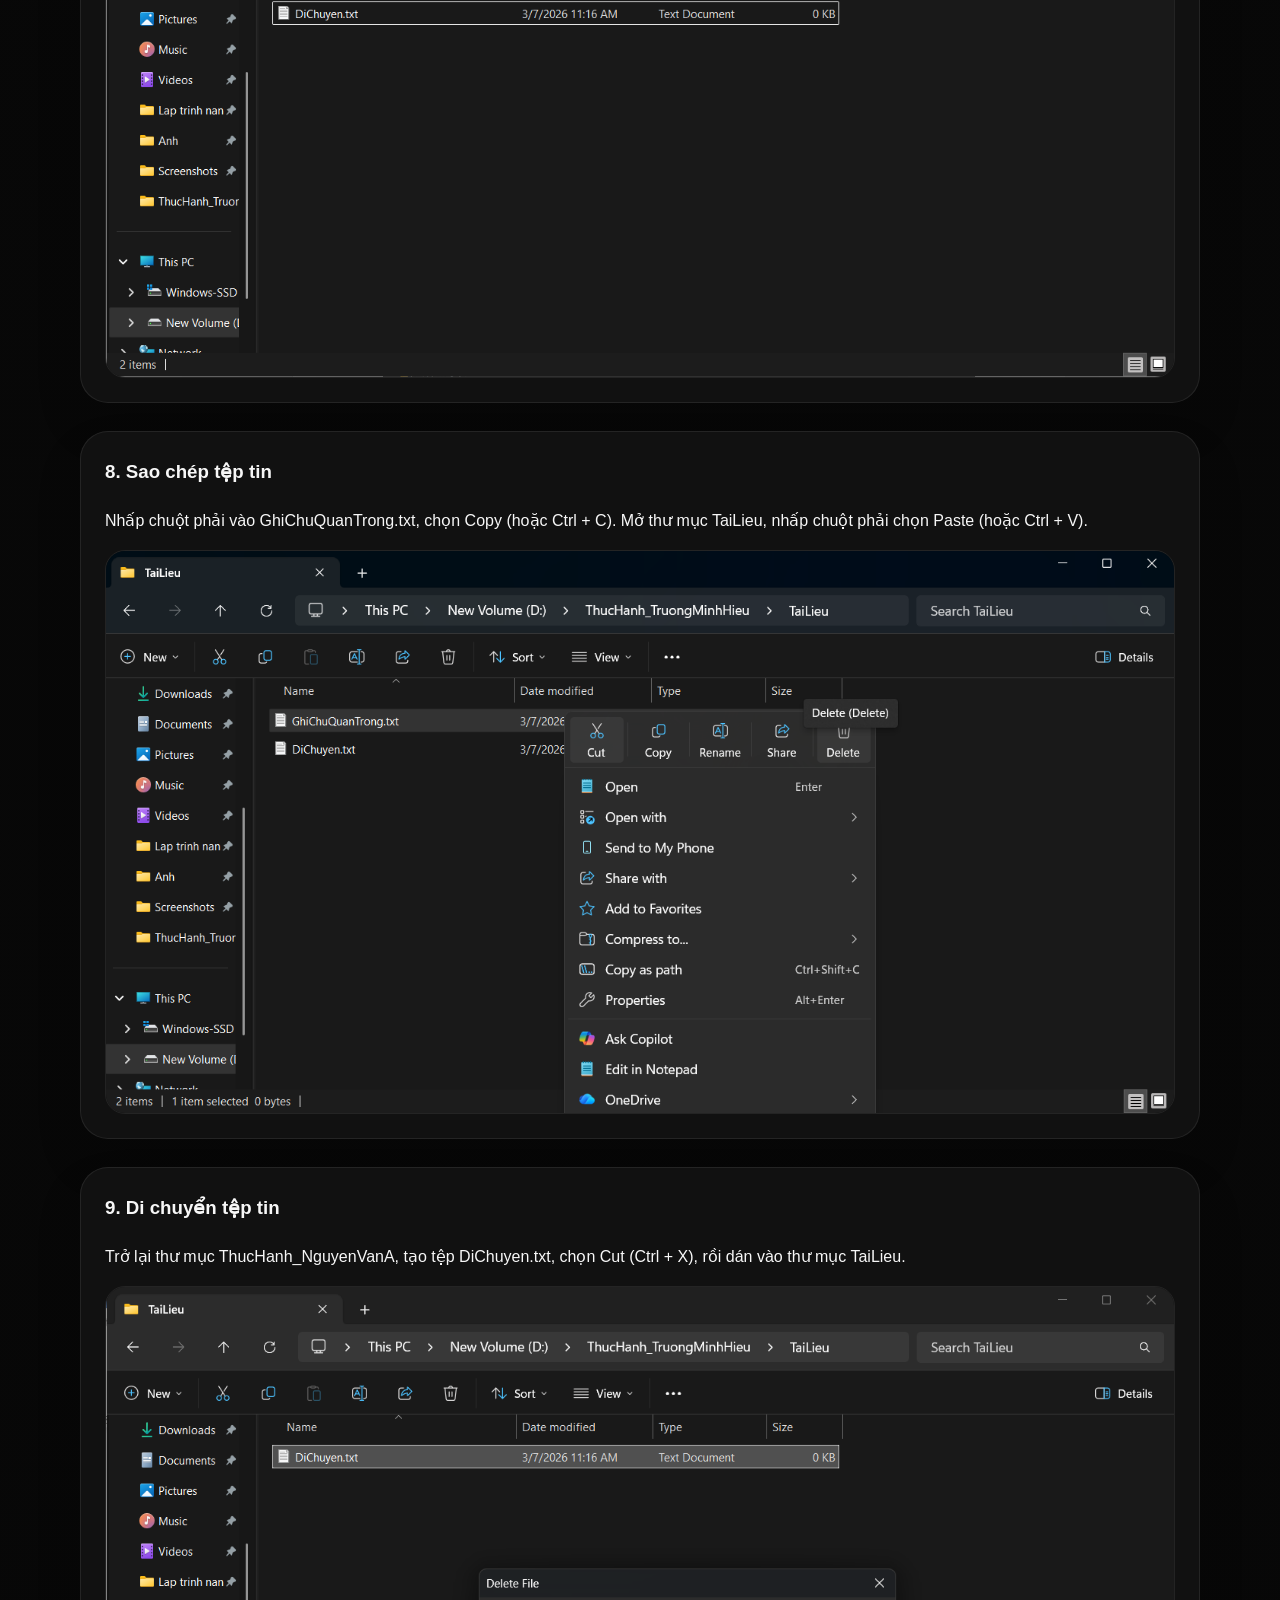
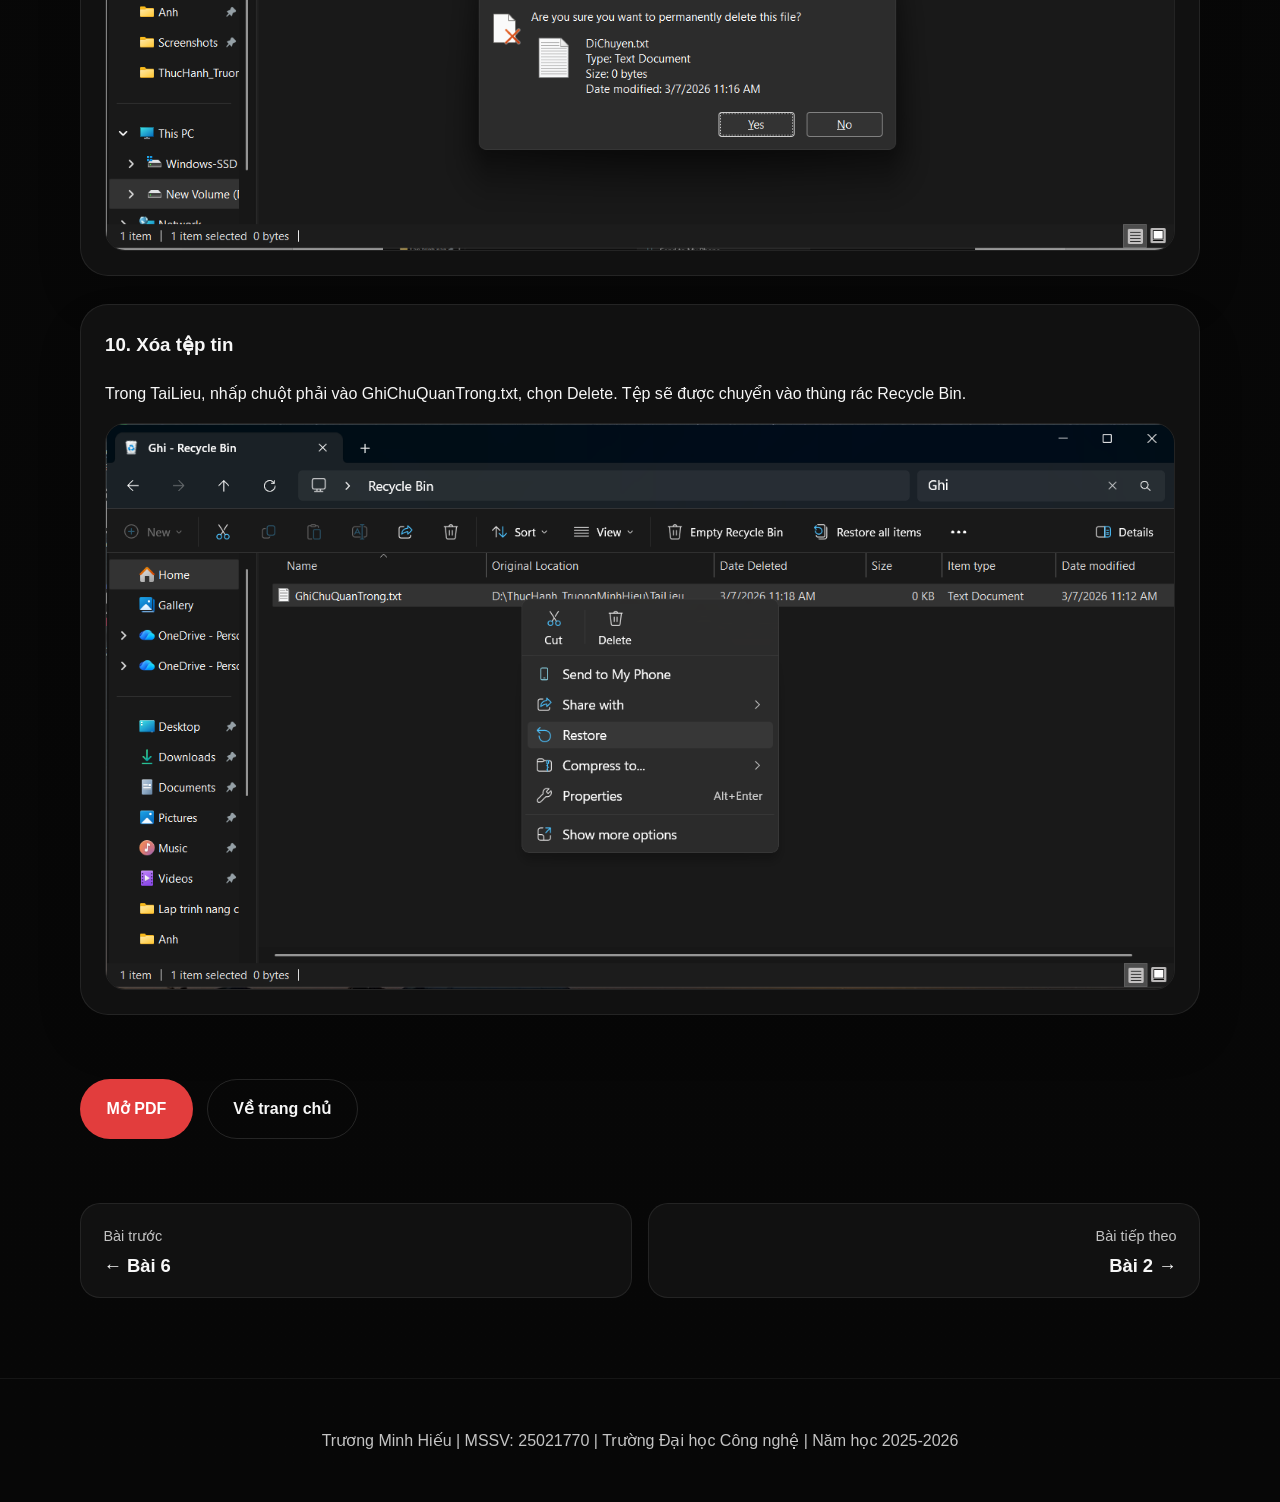
<file: pages/bai1.html>
<!DOCTYPE html>
<html lang="vi">
  <head>
    <meta charset="UTF-8" />
    <meta name="viewport" content="width=device-width, initial-scale=1.0" />
    <title>Bài 1 - Quản lý tệp và thư mục | Portfolio</title>
    <meta
      name="description"
      content="Bài 1 trình bày cách tổ chức thư mục, đặt tên file và quản lý dữ liệu trong dự án học phần."
    />
    <meta property="og:title" content="Bài 1 - Quản lý tệp và thư mục" />
    <meta
      property="og:description"
      content="Nội dung bài 1: cấu trúc thư mục, quy tắc đặt tên và cách tổ chức dữ liệu học phần."
    />
    <link rel="icon" href="../images/favicon.svg" type="image/svg+xml" />
    <link rel="stylesheet" href="../css/style.css" />
  </head>
  <body>
    <header class="site-header">
      <div class="container header-inner">
        <a class="brand" href="../index.html">Portfolio</a>
        <button class="nav-toggle" aria-label="Mở menu" aria-expanded="false">
          <span></span>
          <span></span>
          <span></span>
        </button>
        <nav class="nav" aria-label="Điều hướng chính">
          <ul class="nav-list">
            <li><a class="nav-link" href="../index.html">Trang chủ</a></li>
            <li><a class="nav-link" href="../index.html#projects">Dự án</a></li>
            <li><a class="nav-link" href="tong-ket.html">Tổng kết</a></li>
          </ul>
        </nav>
      </div>
    </header>
    <main class="assignment-page">
      <section class="assignment-intro section">
        <div class="container">
          <span class="eyebrow">Bài 1</span>
          <h1>Thao tác cơ bản với tệp tin và thư mục</h1>
          <p>
            Hướng dẫn thực hành 12 bước cơ bản trên Windows: tạo thư mục, tạo tệp tin, đổi tên,
            sao chép, di chuyển và xóa dữ liệu.
          </p>
        </div>
      </section>

      <section class="section">
        <div class="container assignment-body">
          <ol class="step-list">
            <li>
              <h3>1. Mở File Explorer</h3>
              <p>Nhấn tổ hợp phím Windows + E hoặc nhấp vào biểu tượng thư mục trên thanh tác vụ.</p>
              <div class="image-stack">
                <img src="../images/assignments/bai1/1.png" alt="Mở File Explorer" loading="lazy" />
              </div>
            </li>
            <li>
              <h3>2. Truy cập ổ đĩa/thư mục</h3>
              <p>
                Ở cột bên trái, chọn This PC rồi nhấp đúp vào ổ đĩa không phải hệ thống, ví dụ D:\
                hoặc E:. Nếu chỉ có C:, vào thư mục Documents.
              </p>
              <div class="image-stack">
                <img src="../images/assignments/bai1/2.png" alt="Truy cập ổ đĩa hoặc thư mục" loading="lazy" />
              </div>
            </li>
            <li>
              <h3>3. Tạo thư mục mới</h3>
              <p>
                Nhấp chuột phải vào khoảng trống, chọn New &gt; Folder. Đặt tên là
                ThucHanh_hotenSinhVien (ví dụ: ThucHanh_NguyenVanA), sau đó nhấn Enter.
              </p>
              <div class="image-stack">
                <img src="../images/assignments/bai1/3.png" alt="Tạo thư mục mới" loading="lazy" />
                <img src="../images/assignments/bai1/4.png" alt="Đặt tên thư mục thực hành" loading="lazy" />
              </div>
            </li>
            <li>
              <h3>4. Vào thư mục vừa tạo</h3>
              <p>Nhấp đúp vào thư mục ThucHanh_NguyenVanA để mở.</p>
              <div class="image-stack">
                <img src="../images/assignments/bai1/5.png" alt="Vào thư mục vừa tạo" loading="lazy" />
              </div>
            </li>
            <li>
              <h3>5. Tạo tệp tin văn bản</h3>
              <p>
                Nhấp chuột phải vào khoảng trống, chọn New &gt; Text Document. Đặt tên là
                GhiChu.txt rồi nhấn Enter.
              </p>
              <div class="image-stack">
                <img src="../images/assignments/bai1/6.png" alt="Tạo tệp tin văn bản" loading="lazy" />
              </div>
            </li>
            <li>
              <h3>6. Đổi tên tệp tin</h3>
              <p>
                Nhấp chuột phải vào GhiChu.txt, chọn Rename và đổi tên thành
                GhiChuQuanTrong.txt. Nhấn Enter để xác nhận.
              </p>
              <div class="image-stack">
                <img src="../images/assignments/bai1/7.png" alt="Đổi tên tệp tin" loading="lazy" />
                <img src="../images/assignments/bai1/8.png" alt="Tệp sau khi đổi tên" loading="lazy" />
              </div>
            </li>
            <li>
              <h3>7. Tạo thư mục con</h3>
              <p>
                Trong thư mục ThucHanh_NguyenVanA, nhấp chuột phải, chọn New &gt; Folder và đặt tên
                là TaiLieu.
              </p>
              <div class="image-stack">
                <img src="../images/assignments/bai1/9.png" alt="Tạo thư mục TaiLieu" loading="lazy" />
              </div>
            </li>
            <li>
              <h3>8. Sao chép tệp tin</h3>
              <p>
                Nhấp chuột phải vào GhiChuQuanTrong.txt, chọn Copy (hoặc Ctrl + C). Mở thư mục
                TaiLieu, nhấp chuột phải chọn Paste (hoặc Ctrl + V).
              </p>
              <div class="image-stack">
                <img src="../images/assignments/bai1/10.png" alt="Sao chép tệp tin" loading="lazy" />
              </div>
            </li>
            <li>
              <h3>9. Di chuyển tệp tin</h3>
              <p>
                Trở lại thư mục ThucHanh_NguyenVanA, tạo tệp DiChuyen.txt, chọn Cut (Ctrl + X),
                rồi dán vào thư mục TaiLieu.
              </p>
              <div class="image-stack">
                <img src="../images/assignments/bai1/11.png" alt="Di chuyển tệp tin" loading="lazy" />
              </div>
            </li>
            <li>
              <h3>10. Xóa tệp tin</h3>
              <p>
                Trong TaiLieu, nhấp chuột phải vào GhiChuQuanTrong.txt, chọn Delete. Tệp sẽ được
                chuyển vào thùng rác Recycle Bin.
              </p>
              <div class="image-stack">
                <img src="../images/assignments/bai1/12.png" alt="Xóa tệp tin" loading="lazy" />
              </div>
            </li>
          </ol>
          <div class="project-actions" style="margin-top: 2rem;">
            <a class="btn btn-primary" href="../files/bai1.pdf" target="_blank" rel="noreferrer noopener">Mở PDF</a>
            <a class="btn btn-secondary" href="../index.html">Về trang chủ</a>
          </div>
          <nav class="assignment-nav-controls fade-up delay-2" aria-label="Chuyển bài tập">
            <a class="assignment-nav-link assignment-nav-prev" href="bai6.html">
              <span>Bài trước</span>
              <strong>← Bài 6</strong>
            </a>
            <a class="assignment-nav-link assignment-nav-next" href="bai2.html">
              <span>Bài tiếp theo</span>
              <strong>Bài 2 →</strong>
            </a>
          </nav>
        </div>
      </section>
    </main>
    <a class="back-to-top" href="../index.html#home" aria-label="Quay về đầu trang">↑</a>
    <footer class="site-footer">
      <div class="container footer-inner">
        <p>Trương Minh Hiếu | MSSV: 25021770 | Trường Đại học Công nghệ | Năm học 2025-2026</p>
      </div>
    </footer>
    <script src="../js/script.js"></script>
  </body>
</html>
</file>
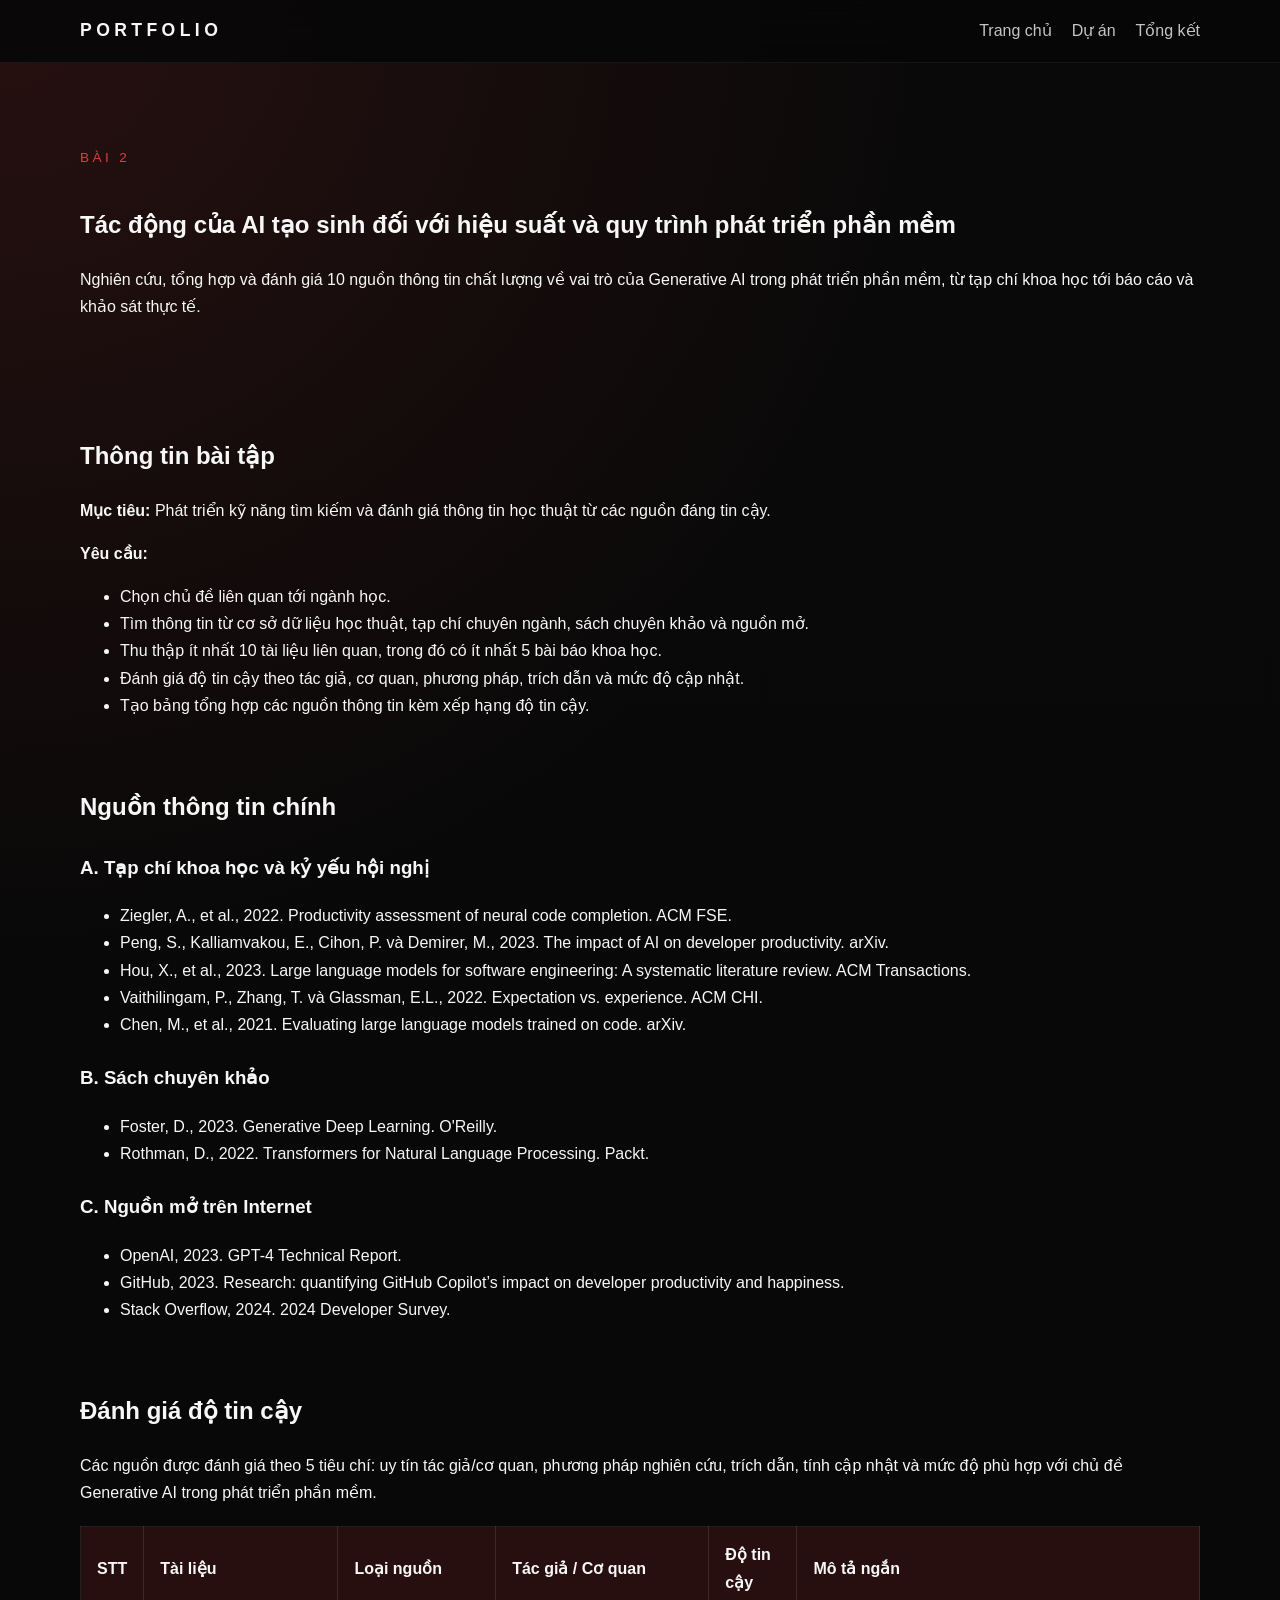
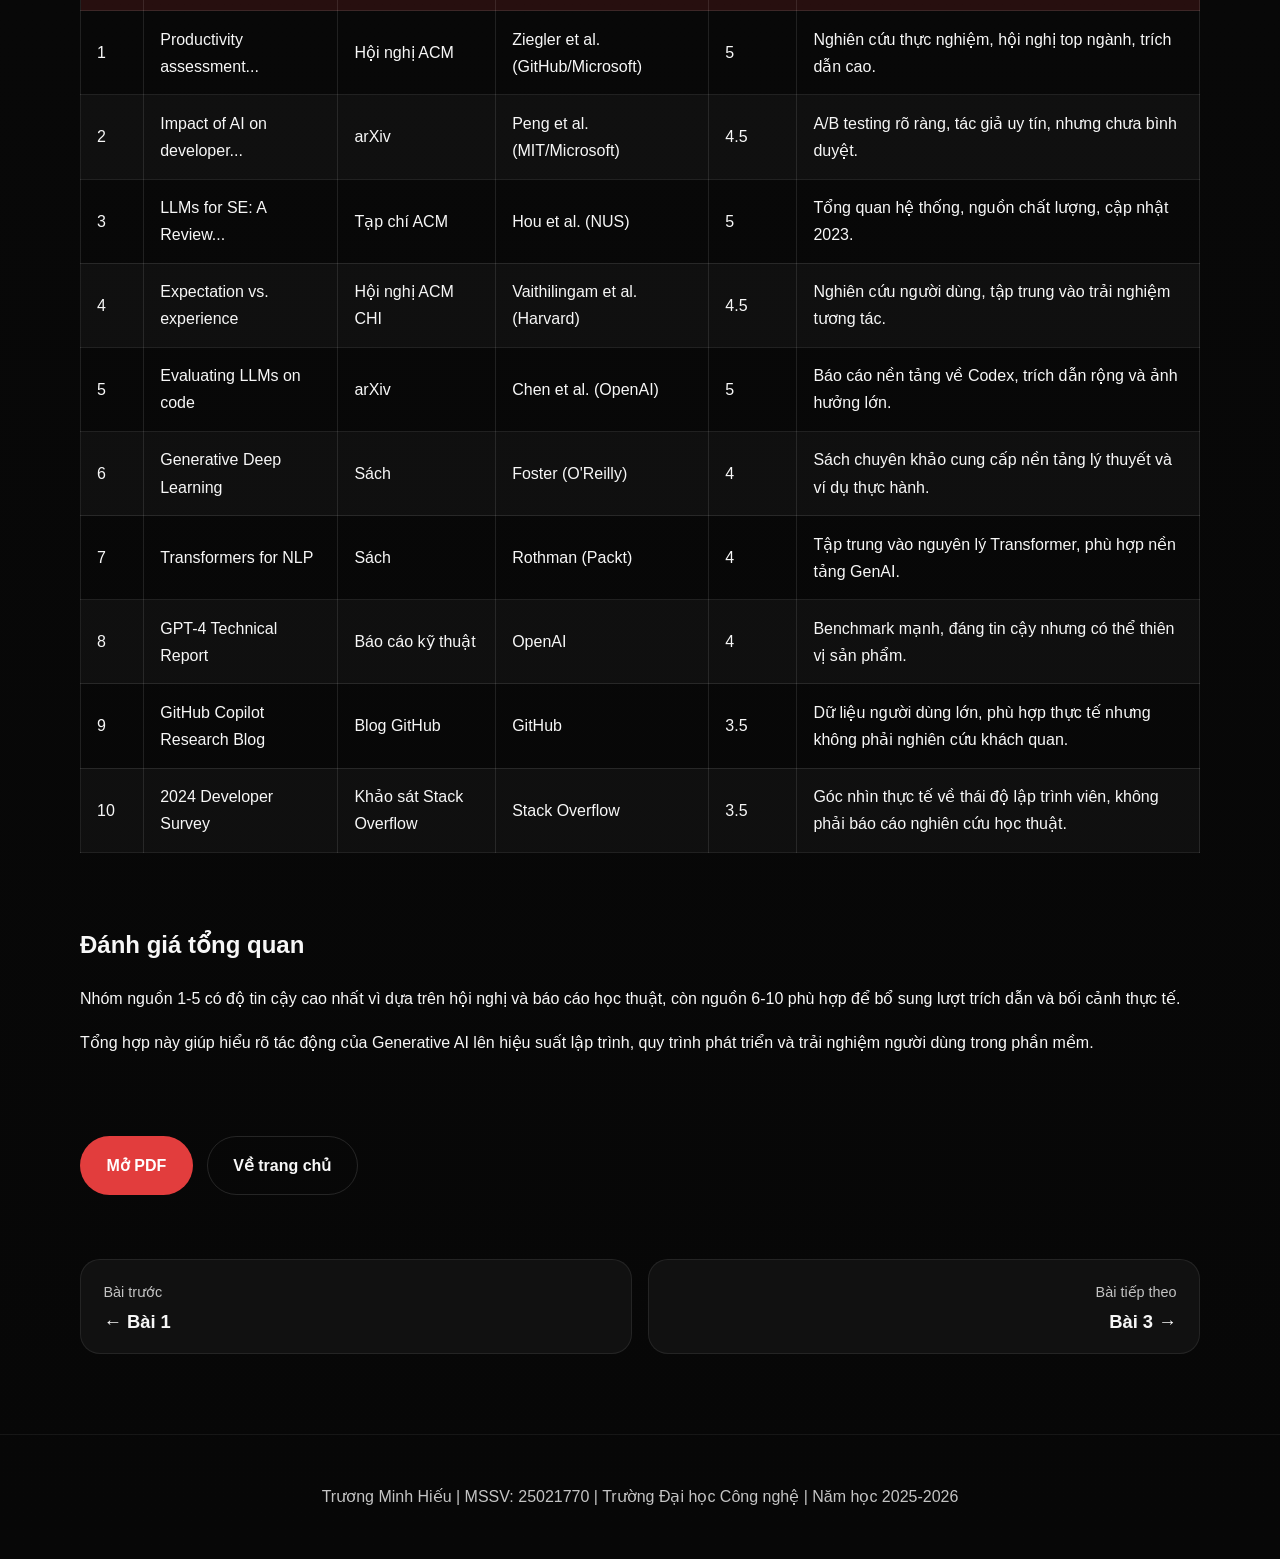
<file: pages/bai2.html>
<!DOCTYPE html>
<html lang="vi">
  <head>
    <meta charset="UTF-8" />
    <meta name="viewport" content="width=device-width, initial-scale=1.0" />
    <title>Bài 2 - Tìm kiếm học thuật | Portfolio</title>
    <meta
      name="description"
      content="Bài 2 trình bày quy trình tìm kiếm và đánh giá thông tin học thuật với tiêu chí nguồn tin."
    />
    <meta property="og:title" content="Bài 2 - Tìm kiếm học thuật" />
    <meta
      property="og:description"
      content="Nội dung bài 2: từ khóa tìm kiếm, tiêu chí đánh giá nguồn và tổng hợp tài liệu học thuật."
    />
    <link rel="icon" href="../images/favicon.svg" type="image/svg+xml" />
    <link rel="stylesheet" href="../css/style.css" />
  </head>
  <body>
    <header class="site-header">
      <div class="container header-inner">
        <a class="brand" href="../index.html">Portfolio</a>
        <button class="nav-toggle" aria-label="Mở menu" aria-expanded="false">
          <span></span>
          <span></span>
          <span></span>
        </button>
        <nav class="nav" aria-label="Điều hướng chính">
          <ul class="nav-list">
            <li><a class="nav-link" href="../index.html">Trang chủ</a></li>
            <li><a class="nav-link" href="../index.html#projects">Dự án</a></li>
            <li><a class="nav-link" href="tong-ket.html">Tổng kết</a></li>
          </ul>
        </nav>
      </div>
    </header>
    <main>
      <section class="assignment-intro section">
        <div class="container">
          <span class="eyebrow">Bài 2</span>
          <h1>Tác động của AI tạo sinh đối với hiệu suất và quy trình phát triển phần mềm</h1>
          <p>
            Nghiên cứu, tổng hợp và đánh giá 10 nguồn thông tin chất lượng về vai trò của Generative AI
            trong phát triển phần mềm, từ tạp chí khoa học tới báo cáo và khảo sát thực tế.
          </p>
        </div>
      </section>

      <section class="section">
        <div class="container assignment-body">
          <div>
            <h2>Thông tin bài tập</h2>
            <p><strong>Mục tiêu:</strong> Phát triển kỹ năng tìm kiếm và đánh giá thông tin học thuật từ các nguồn đáng tin cậy.</p>
            <p><strong>Yêu cầu:</strong></p>
            <ul>
              <li>Chọn chủ đề liên quan tới ngành học.</li>
              <li>Tìm thông tin từ cơ sở dữ liệu học thuật, tạp chí chuyên ngành, sách chuyên khảo và nguồn mở.</li>
              <li>Thu thập ít nhất 10 tài liệu liên quan, trong đó có ít nhất 5 bài báo khoa học.</li>
              <li>Đánh giá độ tin cậy theo tác giả, cơ quan, phương pháp, trích dẫn và mức độ cập nhật.</li>
              <li>Tạo bảng tổng hợp các nguồn thông tin kèm xếp hạng độ tin cậy.</li>
            </ul>
          </div>

          <div>
            <h2>Nguồn thông tin chính</h2>
            <div class="source-group">
              <h3>A. Tạp chí khoa học và kỷ yếu hội nghị</h3>
              <ul>
                <li>Ziegler, A., et al., 2022. Productivity assessment of neural code completion. ACM FSE.</li>
                <li>Peng, S., Kalliamvakou, E., Cihon, P. và Demirer, M., 2023. The impact of AI on developer productivity. arXiv.</li>
                <li>Hou, X., et al., 2023. Large language models for software engineering: A systematic literature review. ACM Transactions.</li>
                <li>Vaithilingam, P., Zhang, T. và Glassman, E.L., 2022. Expectation vs. experience. ACM CHI.</li>
                <li>Chen, M., et al., 2021. Evaluating large language models trained on code. arXiv.</li>
              </ul>
            </div>
            <div class="source-group">
              <h3>B. Sách chuyên khảo</h3>
              <ul>
                <li>Foster, D., 2023. Generative Deep Learning. O'Reilly.</li>
                <li>Rothman, D., 2022. Transformers for Natural Language Processing. Packt.</li>
              </ul>
            </div>
            <div class="source-group">
              <h3>C. Nguồn mở trên Internet</h3>
              <ul>
                <li>OpenAI, 2023. GPT-4 Technical Report.</li>
                <li>GitHub, 2023. Research: quantifying GitHub Copilot’s impact on developer productivity and happiness.</li>
                <li>Stack Overflow, 2024. 2024 Developer Survey.</li>
              </ul>
            </div>
          </div>

          <div>
            <h2>Đánh giá độ tin cậy</h2>
            <p>
              Các nguồn được đánh giá theo 5 tiêu chí: uy tín tác giả/cơ quan, phương pháp nghiên cứu, trích dẫn,
              tính cập nhật và mức độ phù hợp với chủ đề Generative AI trong phát triển phần mềm.
            </p>
            <div class="data-table-wrapper">
              <table class="data-table">
                <thead>
                  <tr>
                    <th>STT</th>
                    <th>Tài liệu</th>
                    <th>Loại nguồn</th>
                    <th>Tác giả / Cơ quan</th>
                    <th>Độ tin cậy</th>
                    <th>Mô tả ngắn</th>
                  </tr>
                </thead>
                <tbody>
                  <tr>
                    <td>1</td>
                    <td>Productivity assessment...</td>
                    <td>Hội nghị ACM</td>
                    <td>Ziegler et al. (GitHub/Microsoft)</td>
                    <td>5</td>
                    <td>Nghiên cứu thực nghiệm, hội nghị top ngành, trích dẫn cao.</td>
                  </tr>
                  <tr>
                    <td>2</td>
                    <td>Impact of AI on developer...</td>
                    <td>arXiv</td>
                    <td>Peng et al. (MIT/Microsoft)</td>
                    <td>4.5</td>
                    <td>A/B testing rõ ràng, tác giả uy tín, nhưng chưa bình duyệt.</td>
                  </tr>
                  <tr>
                    <td>3</td>
                    <td>LLMs for SE: A Review...</td>
                    <td>Tạp chí ACM</td>
                    <td>Hou et al. (NUS)</td>
                    <td>5</td>
                    <td>Tổng quan hệ thống, nguồn chất lượng, cập nhật 2023.</td>
                  </tr>
                  <tr>
                    <td>4</td>
                    <td>Expectation vs. experience</td>
                    <td>Hội nghị ACM CHI</td>
                    <td>Vaithilingam et al. (Harvard)</td>
                    <td>4.5</td>
                    <td>Nghiên cứu người dùng, tập trung vào trải nghiệm tương tác.</td>
                  </tr>
                  <tr>
                    <td>5</td>
                    <td>Evaluating LLMs on code</td>
                    <td>arXiv</td>
                    <td>Chen et al. (OpenAI)</td>
                    <td>5</td>
                    <td>Báo cáo nền tảng về Codex, trích dẫn rộng và ảnh hưởng lớn.</td>
                  </tr>
                  <tr>
                    <td>6</td>
                    <td>Generative Deep Learning</td>
                    <td>Sách</td>
                    <td>Foster (O'Reilly)</td>
                    <td>4</td>
                    <td>Sách chuyên khảo cung cấp nền tảng lý thuyết và ví dụ thực hành.</td>
                  </tr>
                  <tr>
                    <td>7</td>
                    <td>Transformers for NLP</td>
                    <td>Sách</td>
                    <td>Rothman (Packt)</td>
                    <td>4</td>
                    <td>Tập trung vào nguyên lý Transformer, phù hợp nền tảng GenAI.</td>
                  </tr>
                  <tr>
                    <td>8</td>
                    <td>GPT-4 Technical Report</td>
                    <td>Báo cáo kỹ thuật</td>
                    <td>OpenAI</td>
                    <td>4</td>
                    <td>Benchmark mạnh, đáng tin cậy nhưng có thể thiên vị sản phẩm.</td>
                  </tr>
                  <tr>
                    <td>9</td>
                    <td>GitHub Copilot Research Blog</td>
                    <td>Blog GitHub</td>
                    <td>GitHub</td>
                    <td>3.5</td>
                    <td>Dữ liệu người dùng lớn, phù hợp thực tế nhưng không phải nghiên cứu khách quan.</td>
                  </tr>
                  <tr>
                    <td>10</td>
                    <td>2024 Developer Survey</td>
                    <td>Khảo sát Stack Overflow</td>
                    <td>Stack Overflow</td>
                    <td>3.5</td>
                    <td>Góc nhìn thực tế về thái độ lập trình viên, không phải báo cáo nghiên cứu học thuật.</td>
                  </tr>
                </tbody>
              </table>
            </div>
          </div>

          <div>
            <h2>Đánh giá tổng quan</h2>
            <p>
              Nhóm nguồn 1-5 có độ tin cậy cao nhất vì dựa trên hội nghị và báo cáo học thuật, còn
              nguồn 6-10 phù hợp để bổ sung lượt trích dẫn và bối cảnh thực tế.
            </p>
            <p>
              Tổng hợp này giúp hiểu rõ tác động của Generative AI lên hiệu suất lập trình, quy trình
              phát triển và trải nghiệm người dùng trong phần mềm.
            </p>
          </div>

          <div class="project-actions" style="margin-top: 2rem;">
            <a class="btn btn-primary" href="../files/bai2.pdf" target="_blank" rel="noreferrer noopener">Mở PDF</a>
            <a class="btn btn-secondary" href="../index.html">Về trang chủ</a>
          </div>
          <nav class="assignment-nav-controls fade-up delay-2" aria-label="Chuyển bài tập">
            <a class="assignment-nav-link assignment-nav-prev" href="bai1.html">
              <span>Bài trước</span>
              <strong>← Bài 1</strong>
            </a>
            <a class="assignment-nav-link assignment-nav-next" href="bai3.html">
              <span>Bài tiếp theo</span>
              <strong>Bài 3 →</strong>
            </a>
          </nav>
        </div>
      </section>
    </main>
    <a class="back-to-top" href="../index.html#home" aria-label="Quay về đầu trang">↑</a>
    <footer class="site-footer">
      <div class="container footer-inner">
        <p>Trương Minh Hiếu | MSSV: 25021770 | Trường Đại học Công nghệ | Năm học 2025-2026</p>
      </div>
    </footer>
    <script src="../js/script.js"></script>
  </body>
</html>
</file>
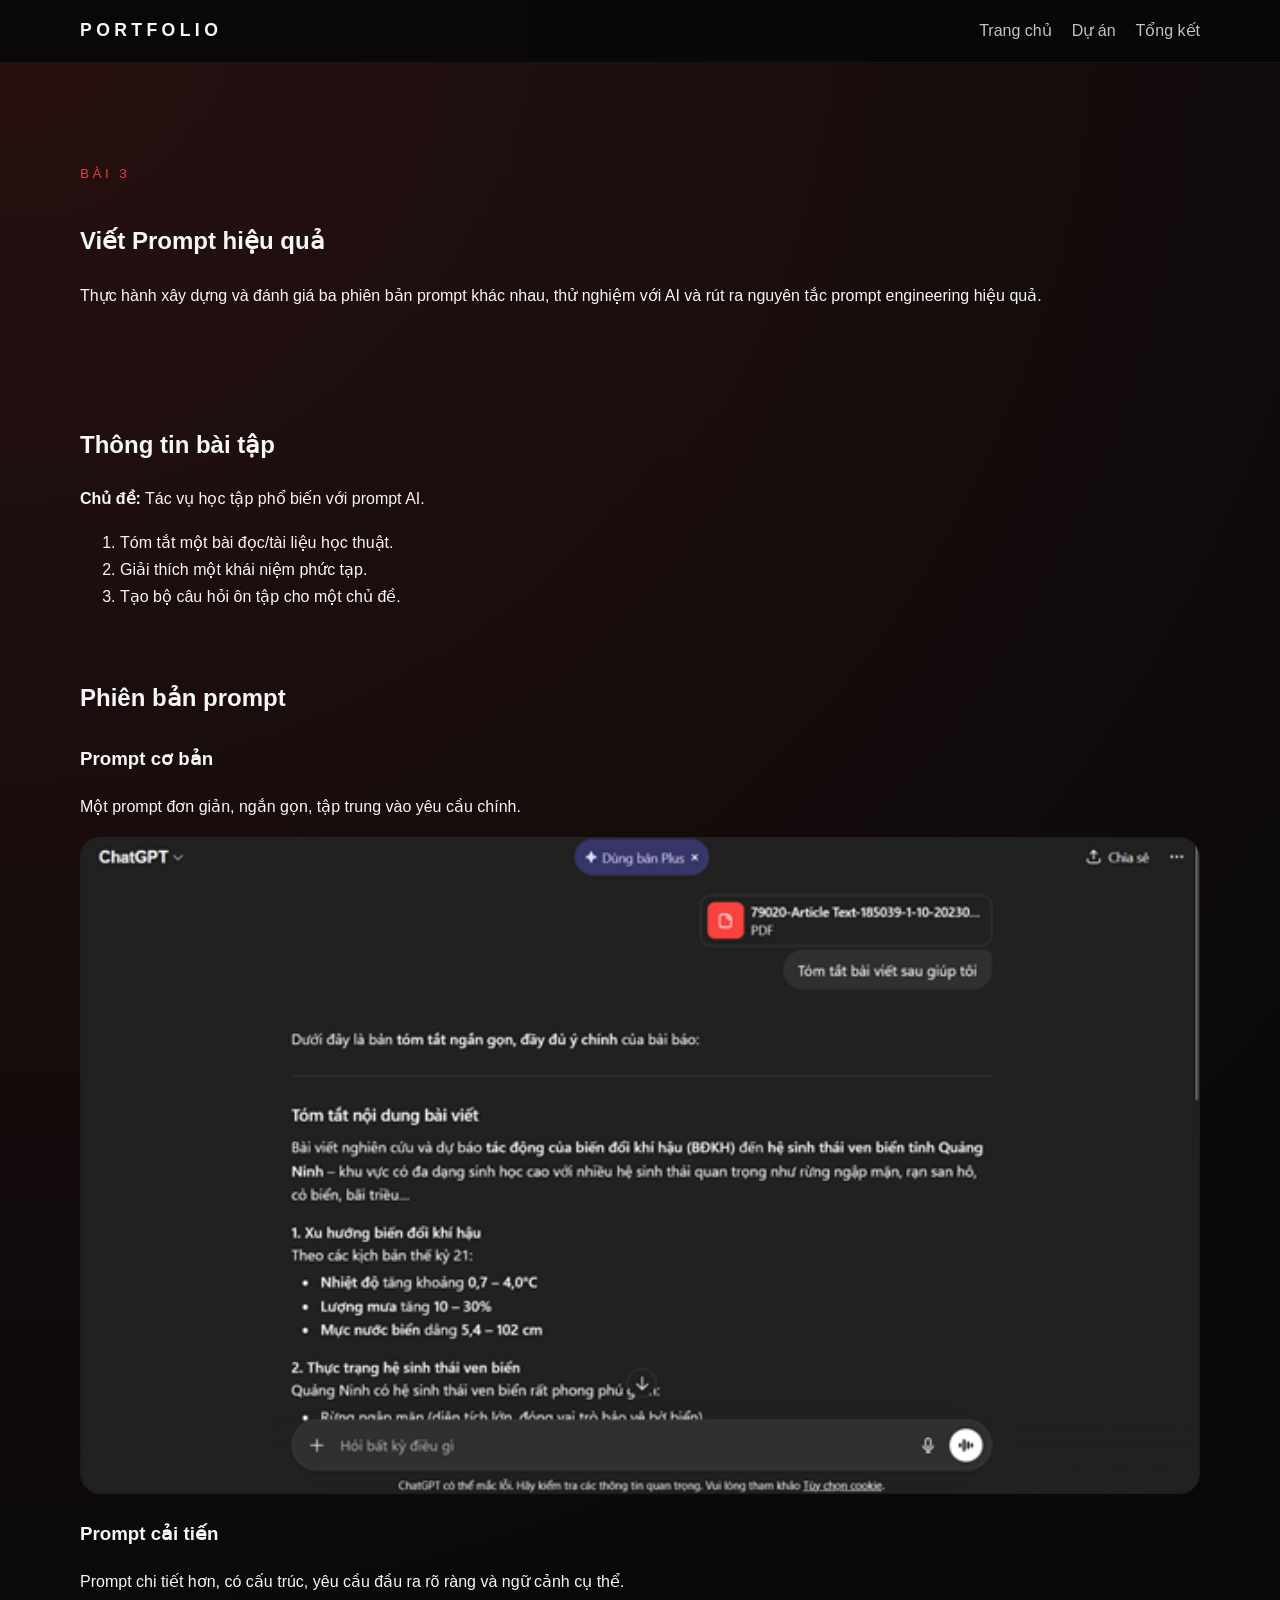
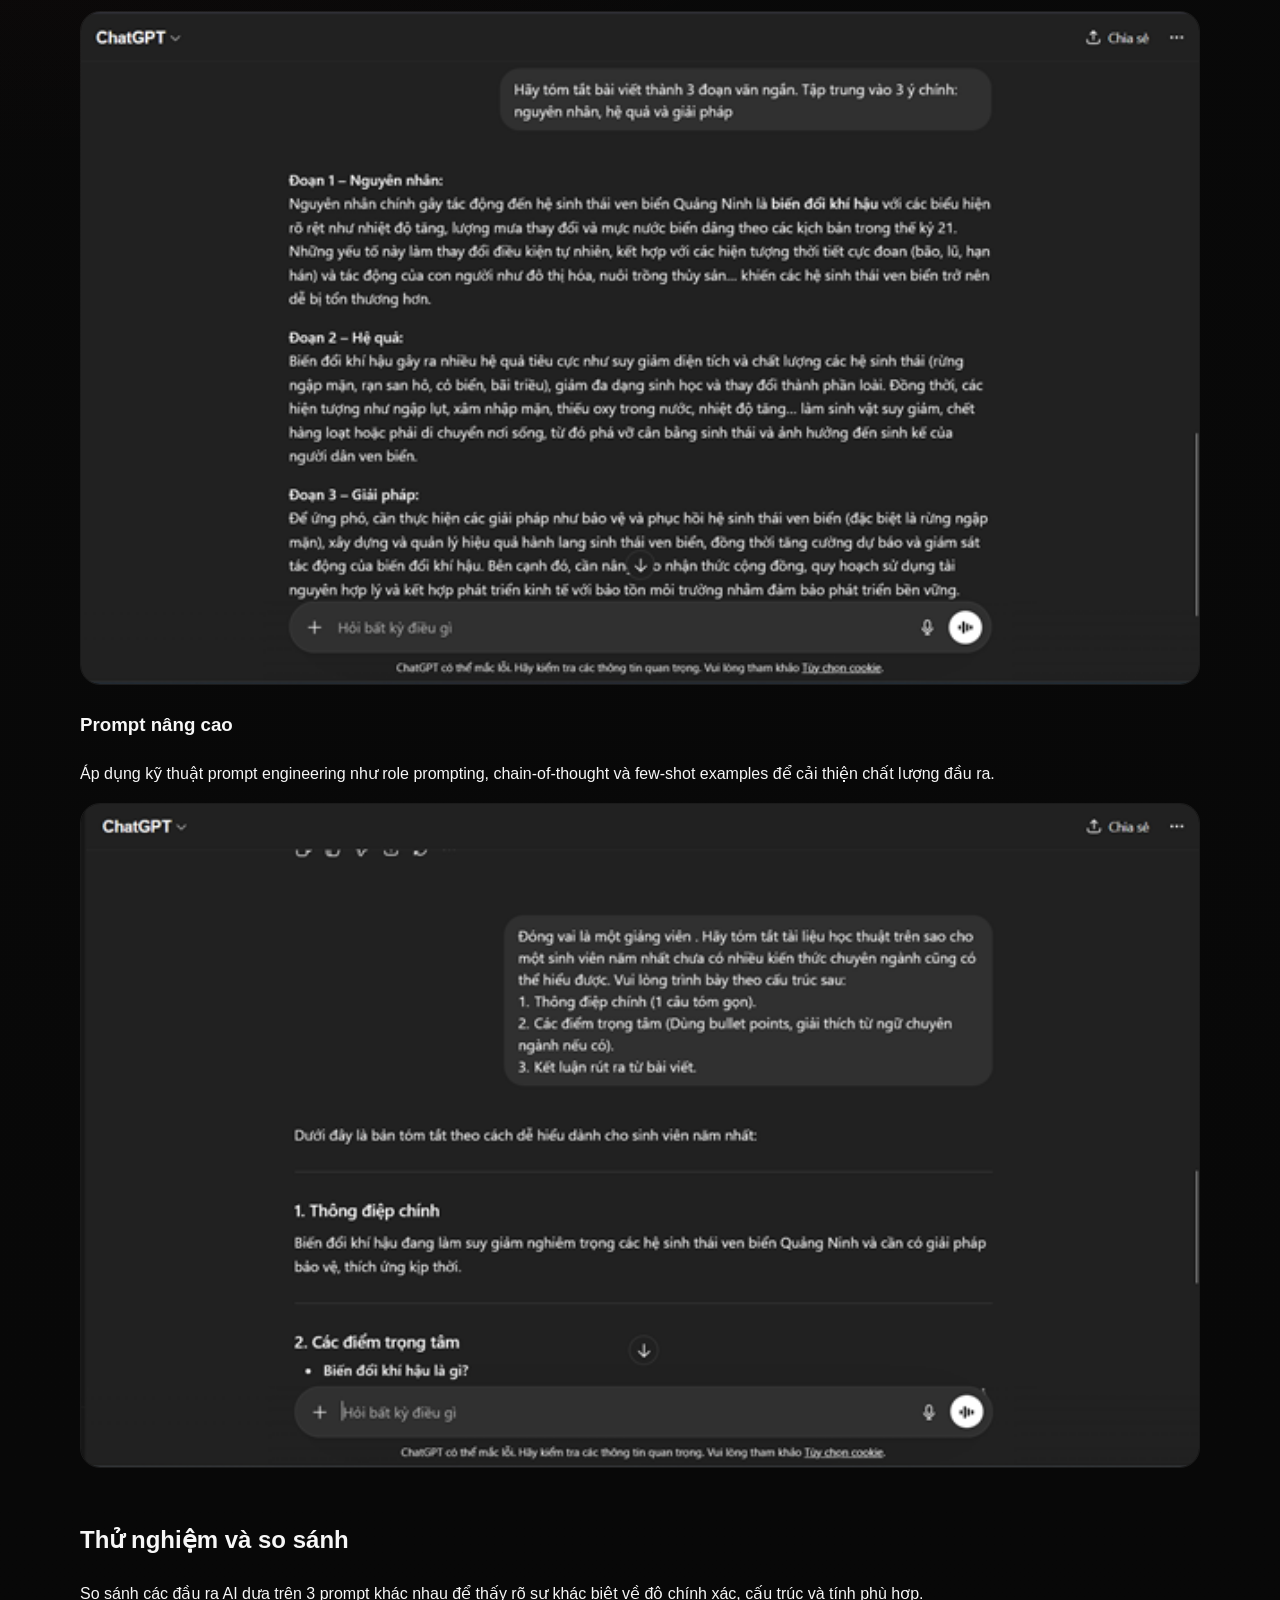
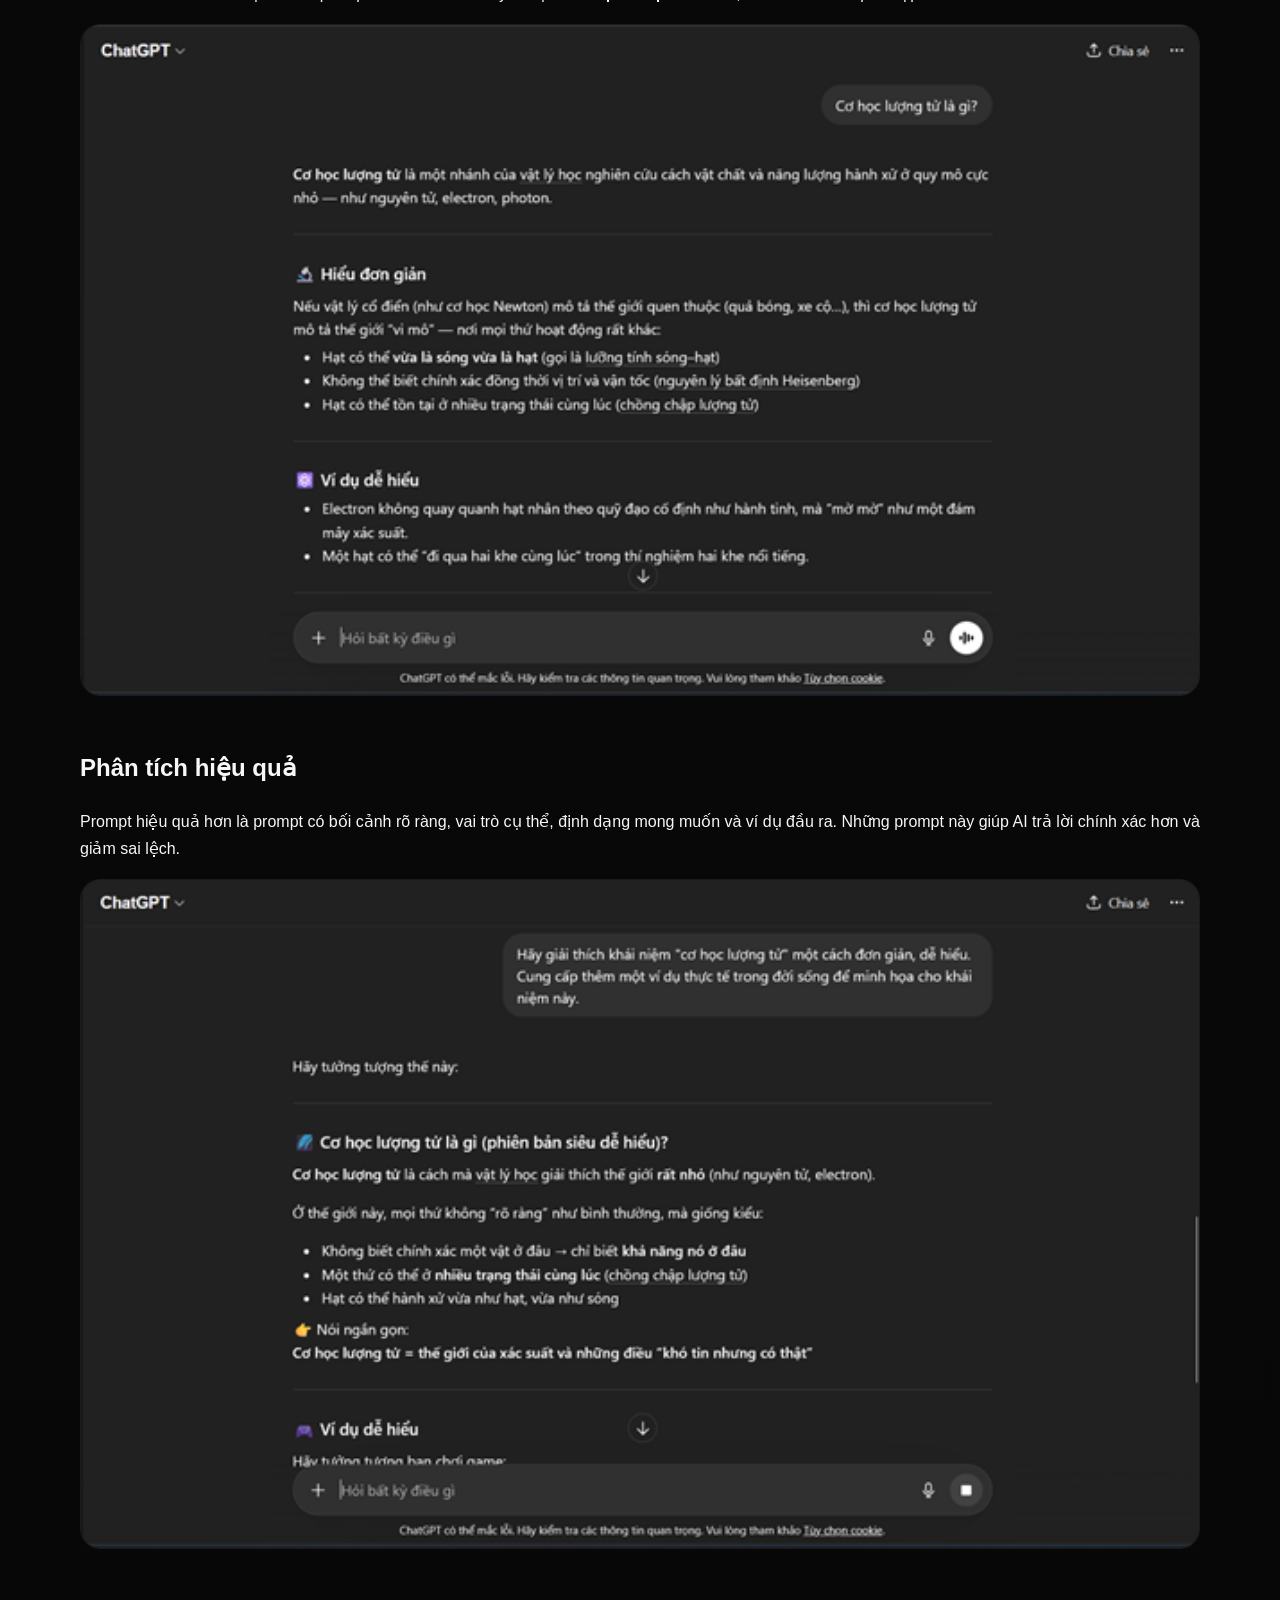
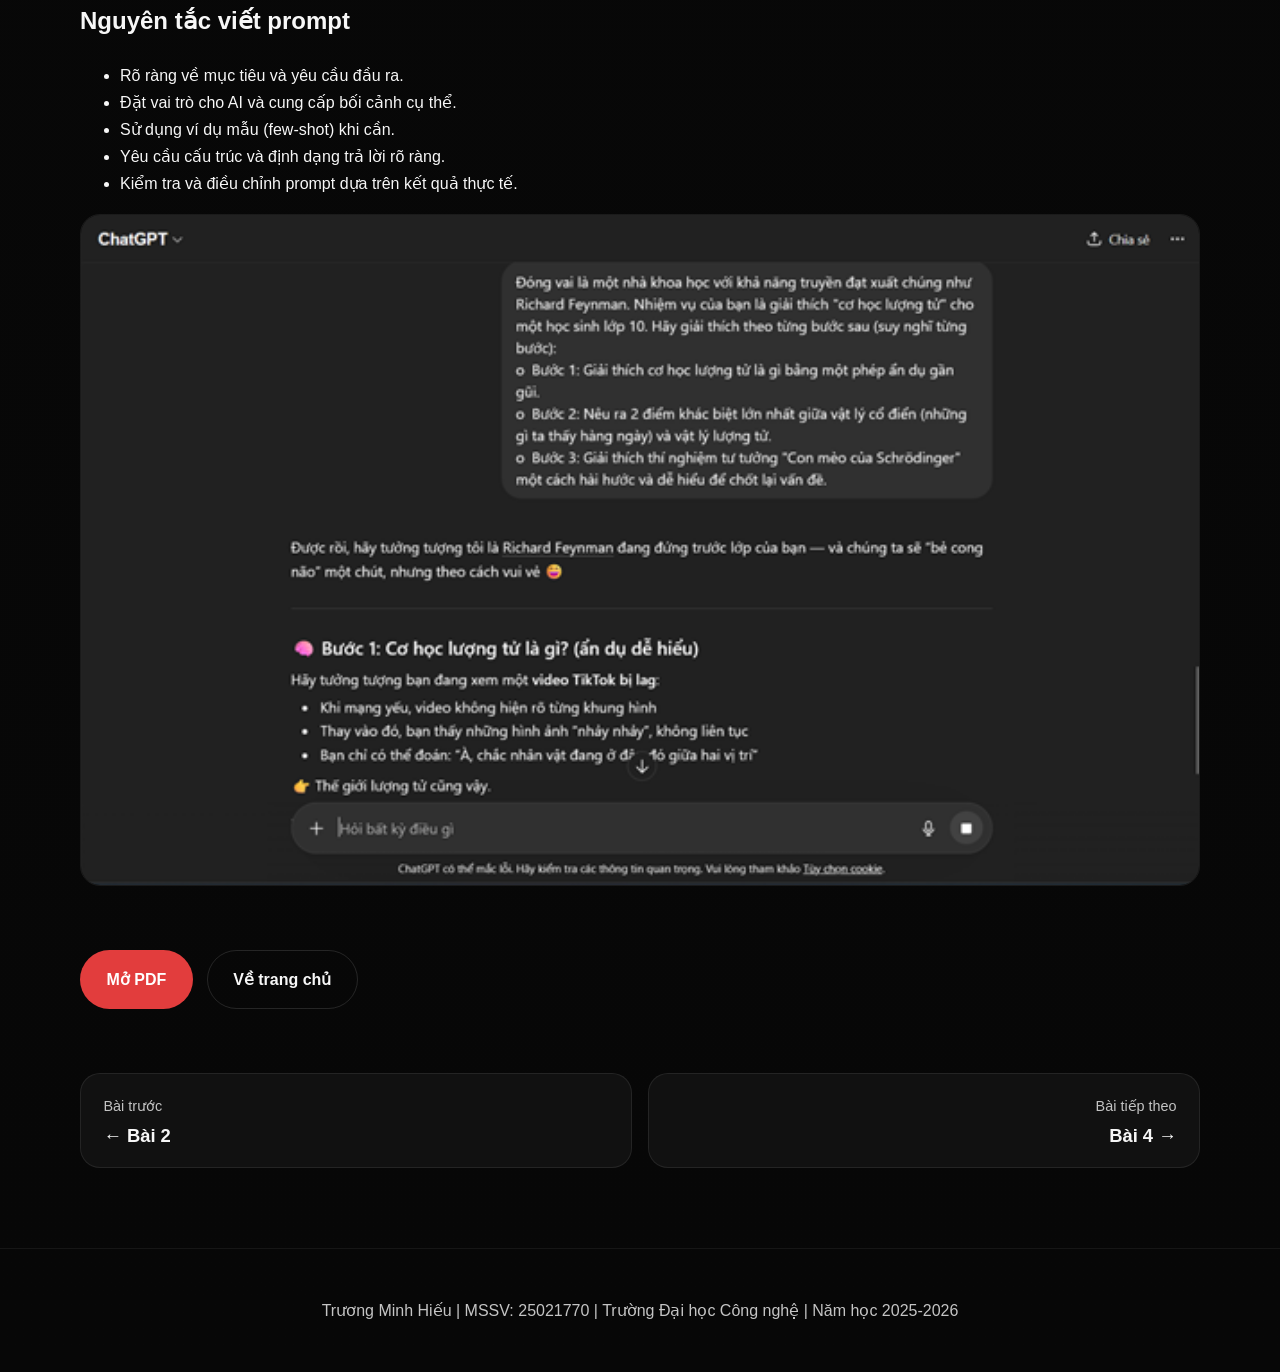
<file: pages/bai3.html>
<!DOCTYPE html>
<html lang="vi">
  <head>
    <meta charset="UTF-8" />
    <meta name="viewport" content="width=device-width, initial-scale=1.0" />
    <title>Bài 3 - Viết Prompt hiệu quả | Portfolio</title>
    <meta
      name="description"
      content="Bài 3 so sánh prompt ban đầu và prompt cải tiến, giải thích cách tối ưu hóa yêu cầu AI."
    />
    <meta property="og:title" content="Bài 3 - Viết Prompt hiệu quả" />
    <meta
      property="og:description"
      content="Nội dung bài 3: vai trò prompt, phân tích khác biệt và cách đưa yêu cầu rõ ràng cho AI."
    />
    <link rel="icon" href="../images/favicon.svg" type="image/svg+xml" />
    <link rel="stylesheet" href="../css/style.css" />
  </head>
  <body>
    <header class="site-header">
      <div class="container header-inner">
        <a class="brand" href="../index.html">Portfolio</a>
        <button class="nav-toggle" aria-label="Mở menu" aria-expanded="false">
          <span></span>
          <span></span>
          <span></span>
        </button>
        <nav class="nav" aria-label="Điều hướng chính">
          <ul class="nav-list">
            <li><a class="nav-link" href="../index.html">Trang chủ</a></li>
            <li><a class="nav-link" href="../index.html#projects">Dự án</a></li>
            <li><a class="nav-link" href="tong-ket.html">Tổng kết</a></li>
          </ul>
        </nav>
      </div>
    </header>
    <main class="assignment-page">
      <section class="assignment-intro section">
        <div class="container">
          <span class="eyebrow">Bài 3</span>
          <h1>Viết Prompt hiệu quả</h1>
          <p>
            Thực hành xây dựng và đánh giá ba phiên bản prompt khác nhau, thử nghiệm với AI và rút ra
            nguyên tắc prompt engineering hiệu quả.
          </p>
        </div>
      </section>

      <section class="section">
        <div class="container assignment-body">
          <div>
            <h2>Thông tin bài tập</h2>
            <p><strong>Chủ đề:</strong> Tác vụ học tập phổ biến với prompt AI.</p>
            <ol>
              <li>Tóm tắt một bài đọc/tài liệu học thuật.</li>
              <li>Giải thích một khái niệm phức tạp.</li>
              <li>Tạo bộ câu hỏi ôn tập cho một chủ đề.</li>
            </ol>
          </div>

          <div>
            <h2>Phiên bản prompt</h2>
            <div class="source-group">
              <h3>Prompt cơ bản</h3>
              <p>Một prompt đơn giản, ngắn gọn, tập trung vào yêu cầu chính.</p>
              <div class="image-grid">
                <img src="../images/assignments/bai3/Picture1.png" alt="Prompt cơ bản" loading="lazy" />
              </div>
            </div>
            <div class="source-group">
              <h3>Prompt cải tiến</h3>
              <p>Prompt chi tiết hơn, có cấu trúc, yêu cầu đầu ra rõ ràng và ngữ cảnh cụ thể.</p>
              <div class="image-grid">
                <img src="../images/assignments/bai3/Picture4.png" alt="Prompt cải tiến" loading="lazy" />
              </div>
            </div>
            <div class="source-group">
              <h3>Prompt nâng cao</h3>
              <p>
                Áp dụng kỹ thuật prompt engineering như role prompting, chain-of-thought và few-shot
                examples để cải thiện chất lượng đầu ra.
              </p>
              <div class="image-grid">
                <img src="../images/assignments/bai3/Picture5.png" alt="Prompt nâng cao" loading="lazy" />
              </div>
            </div>
          </div>

          <div>
            <h2>Thử nghiệm và so sánh</h2>
            <p>
              So sánh các đầu ra AI dựa trên 3 prompt khác nhau để thấy rõ sự khác biệt về độ chính xác,
              cấu trúc và tính phù hợp.
            </p>
            <div class="image-grid">
              <img src="../images/assignments/bai3/Picture8.png" alt="Kết quả thử nghiệm" loading="lazy" />
            </div>
          </div>

          <div>
            <h2>Phân tích hiệu quả</h2>
            <p>
              Prompt hiệu quả hơn là prompt có bối cảnh rõ ràng, vai trò cụ thể, định dạng mong muốn và
              ví dụ đầu ra. Những prompt này giúp AI trả lời chính xác hơn và giảm sai lệch.
            </p>
            <div class="image-grid">
              <img src="../images/assignments/bai3/Picture11.png" alt="Phân tích prompt" loading="lazy" />
            </div>
          </div>

          <div>
            <h2>Nguyên tắc viết prompt</h2>
            <ul>
              <li>Rõ ràng về mục tiêu và yêu cầu đầu ra.</li>
              <li>Đặt vai trò cho AI và cung cấp bối cảnh cụ thể.</li>
              <li>Sử dụng ví dụ mẫu (few-shot) khi cần.</li>
              <li>Yêu cầu cấu trúc và định dạng trả lời rõ ràng.</li>
              <li>Kiểm tra và điều chỉnh prompt dựa trên kết quả thực tế.</li>
            </ul>
            <div class="image-grid">
              <img src="../images/assignments/bai3/Picture14.png" alt="Lời khuyên viết prompt" loading="lazy" />
            </div>
          </div>

          <div class="project-actions" style="margin-top: 2rem;">
            <a class="btn btn-primary" href="../files/bai3.pdf" target="_blank" rel="noreferrer noopener">Mở PDF</a>
            <a class="btn btn-secondary" href="../index.html">Về trang chủ</a>
          </div>
          <nav class="assignment-nav-controls fade-up delay-2" aria-label="Chuyển bài tập">
            <a class="assignment-nav-link assignment-nav-prev" href="bai2.html">
              <span>Bài trước</span>
              <strong>← Bài 2</strong>
            </a>
            <a class="assignment-nav-link assignment-nav-next" href="bai4.html">
              <span>Bài tiếp theo</span>
              <strong>Bài 4 →</strong>
            </a>
          </nav>
        </div>
      </section>
    </main>
    <a class="back-to-top" href="../index.html#home" aria-label="Quay về đầu trang">↑</a>
    <footer class="site-footer">
      <div class="container footer-inner">
        <p>Trương Minh Hiếu | MSSV: 25021770 | Trường Đại học Công nghệ | Năm học 2025-2026</p>
      </div>
    </footer>
    <script src="../js/script.js"></script>
  </body>
</html>
</file>
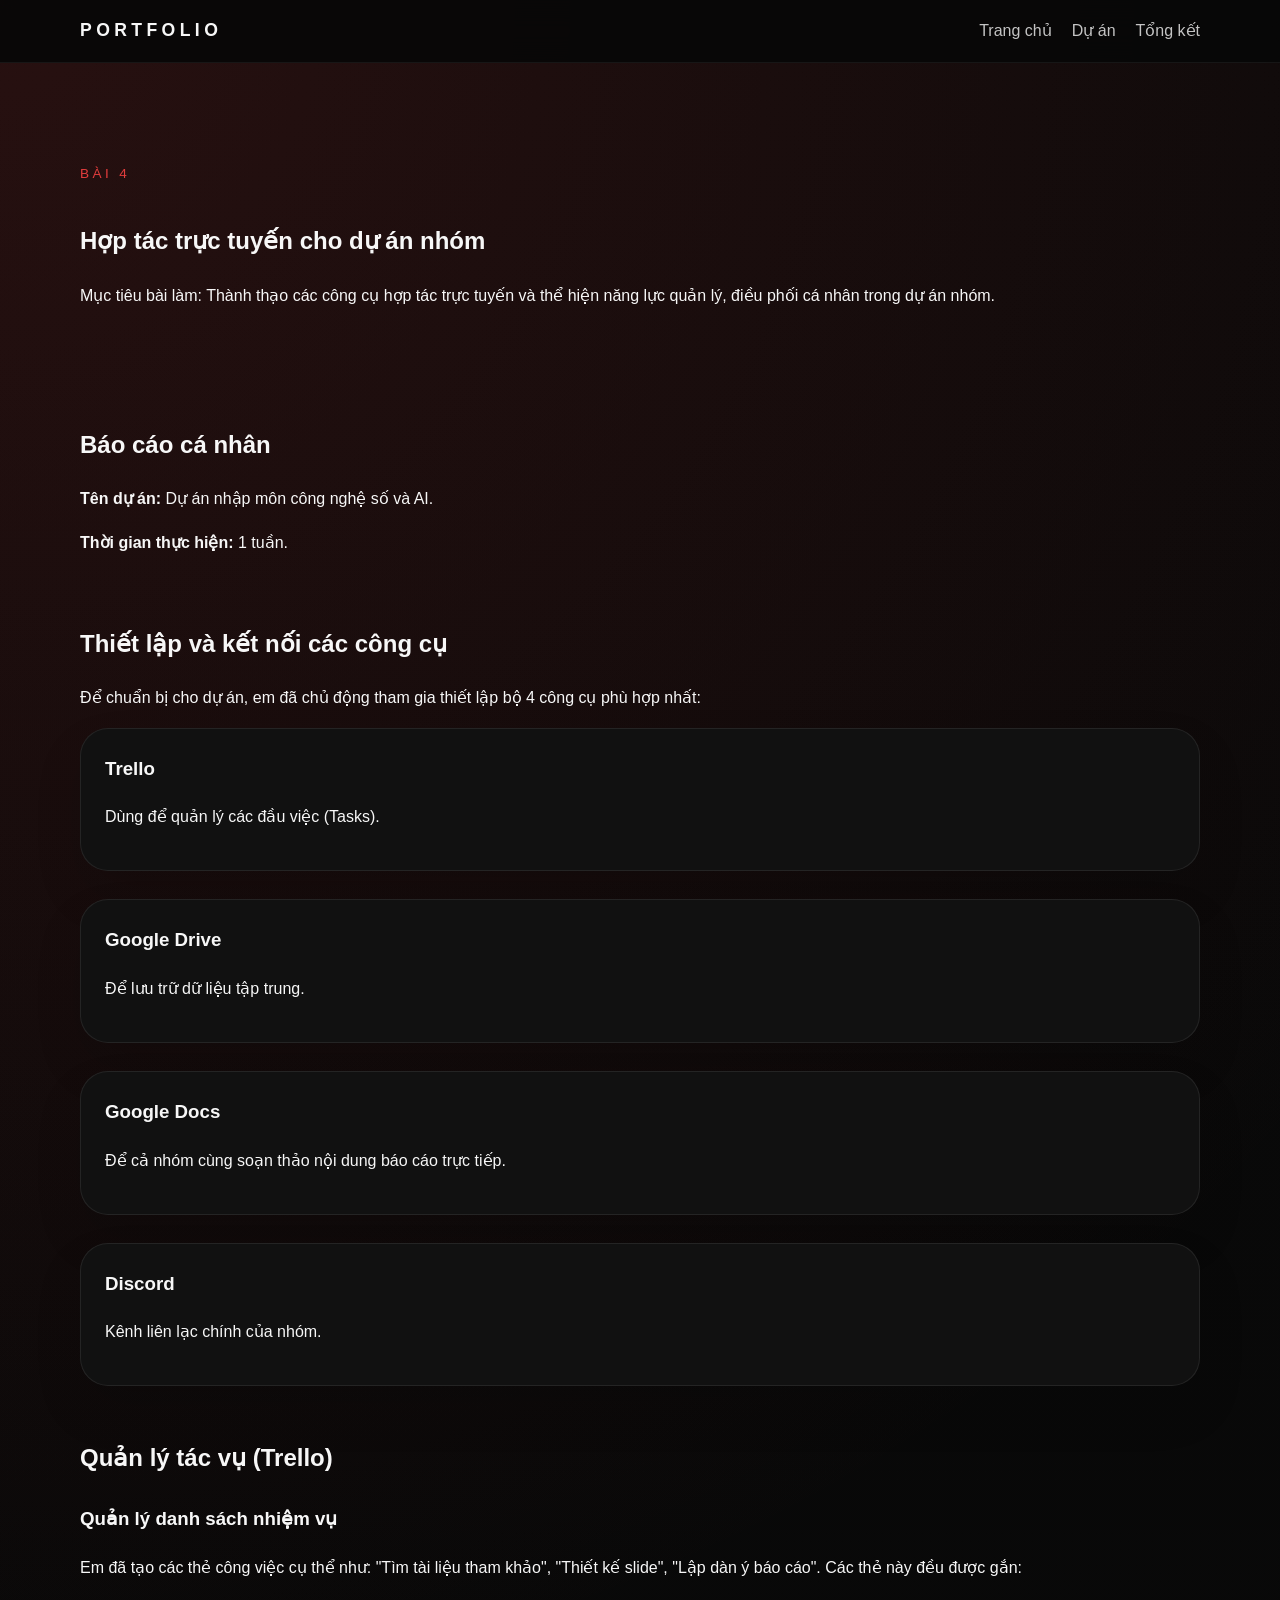
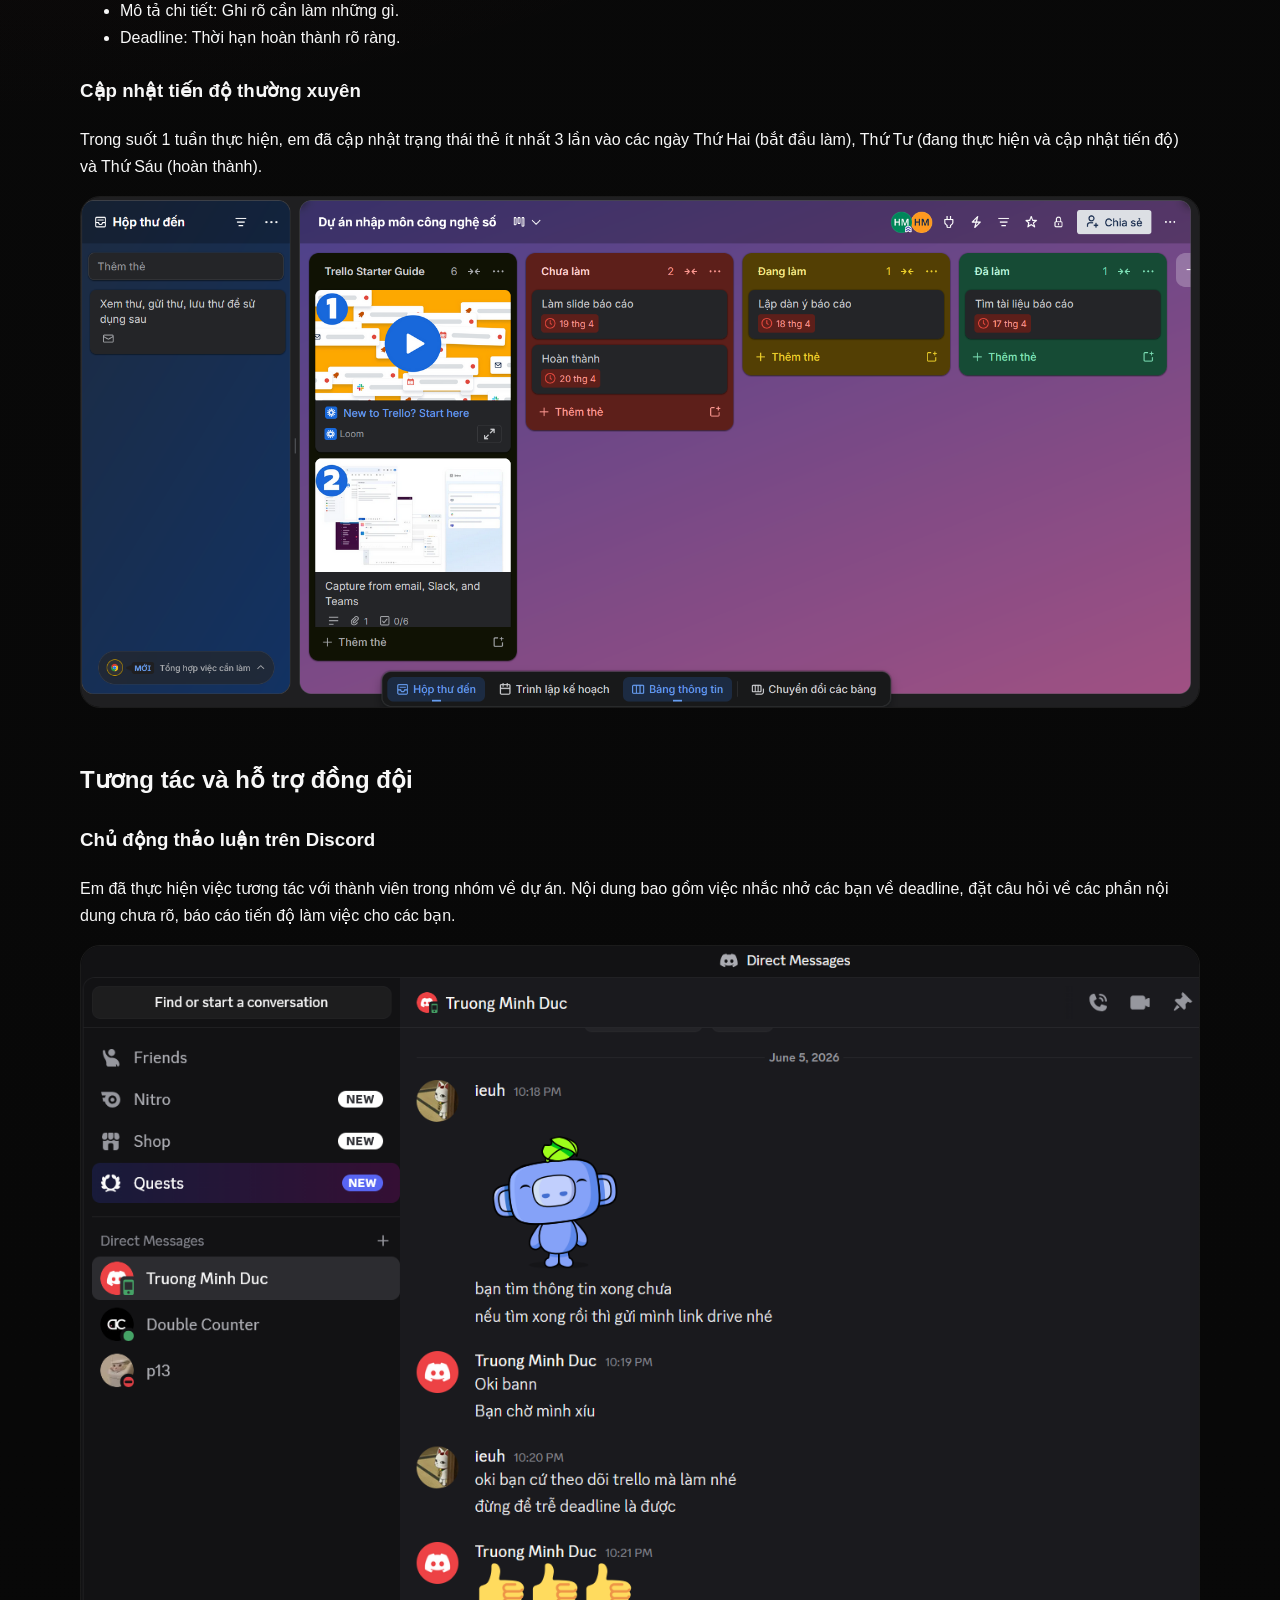
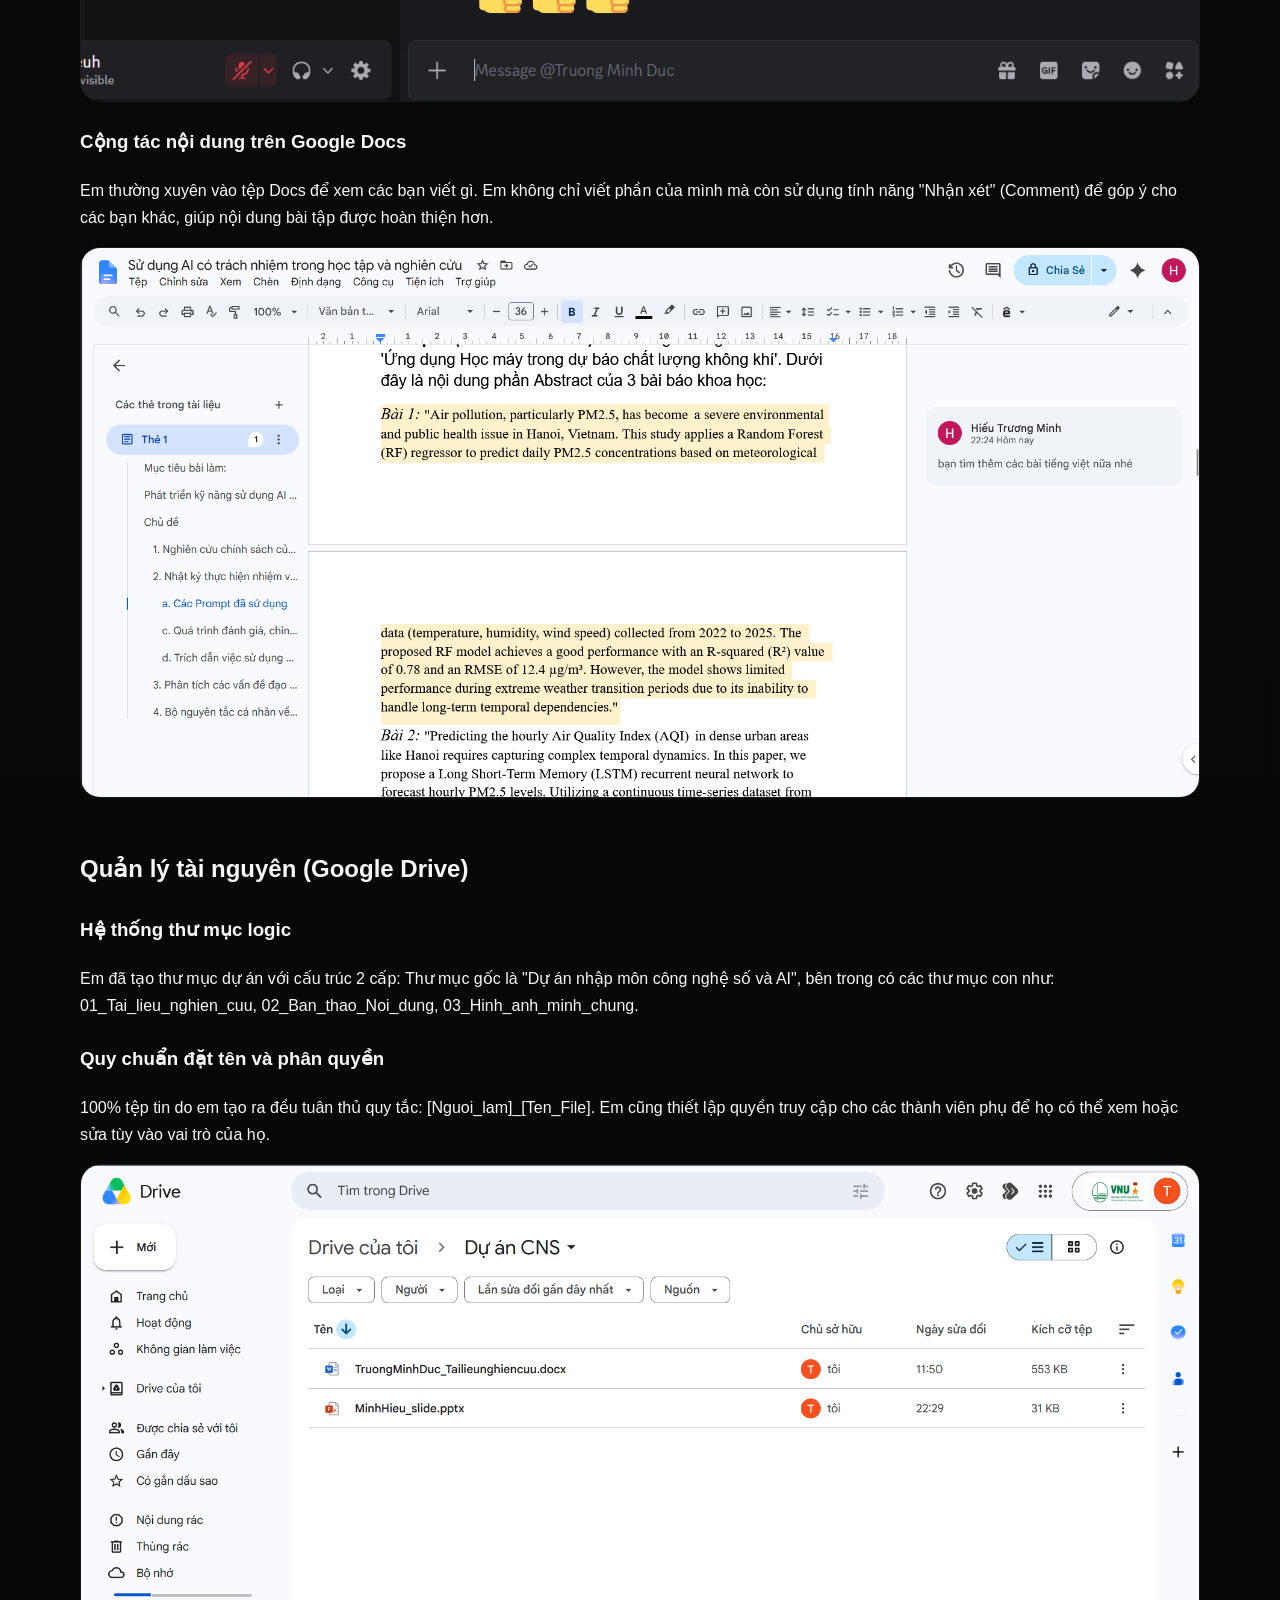
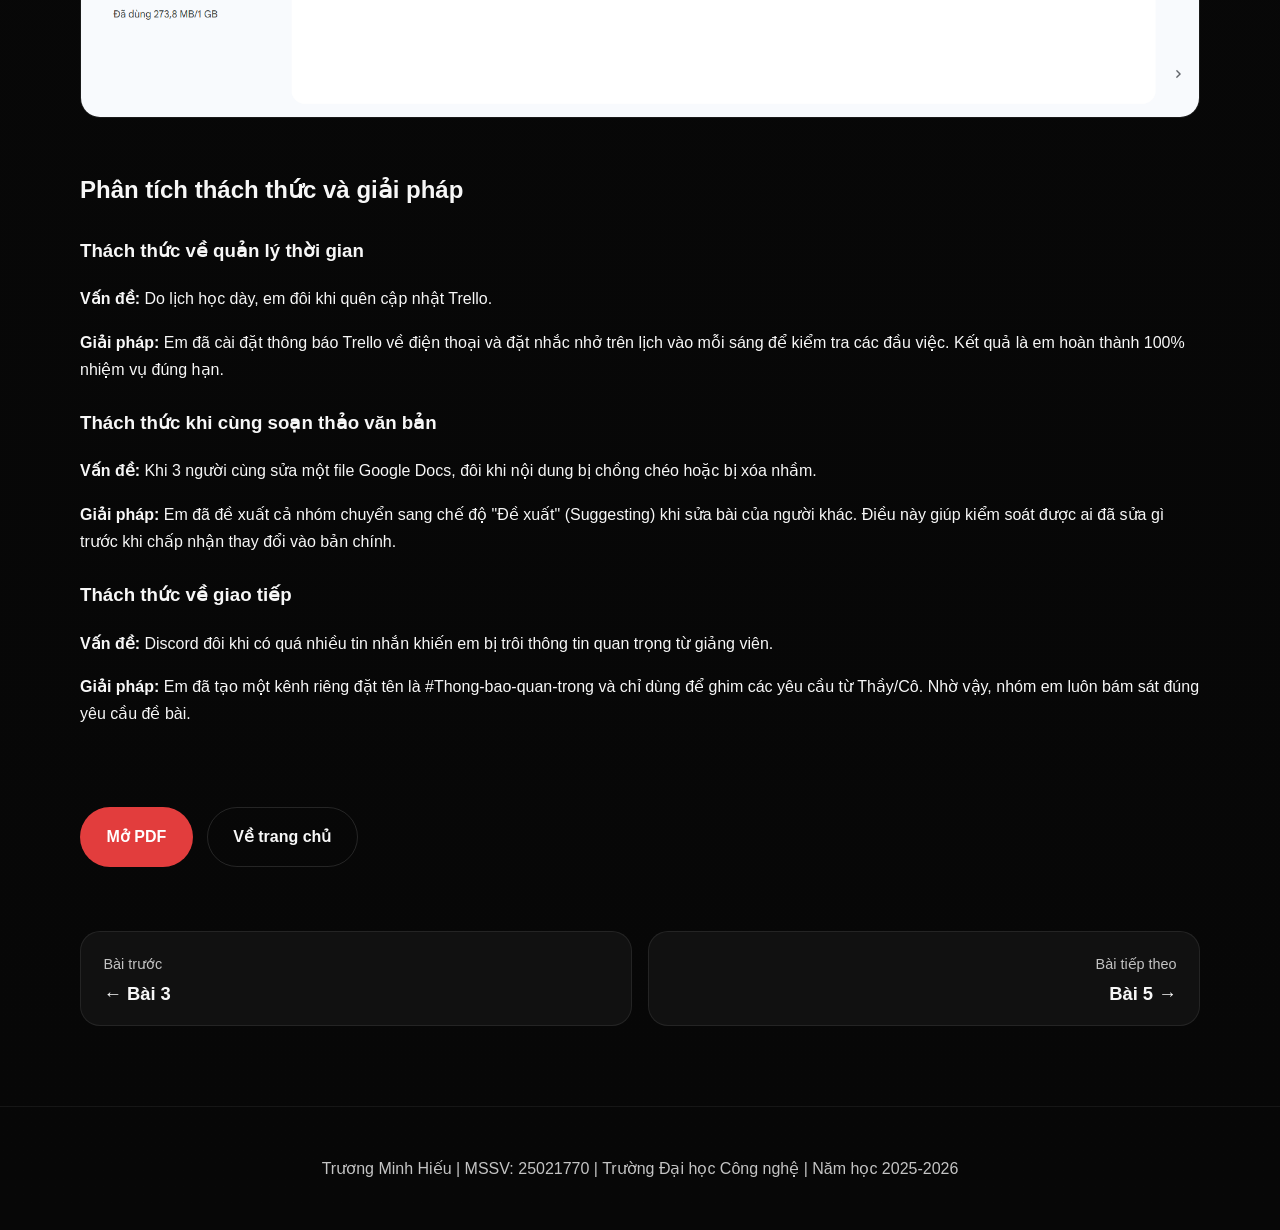
<file: pages/bai4.html>
<!DOCTYPE html>
<html lang="vi">
  <head>
    <meta charset="UTF-8" />
    <meta name="viewport" content="width=device-width, initial-scale=1.0" />
    <title>Bài 4 - Hợp tác trực tuyến | Portfolio</title>
    <meta
      name="description"
      content="Bài 4 trình bày công cụ và quy trình hợp tác trực tuyến trong nhóm để hoàn thành dự án học phần."
    />
    <meta property="og:title" content="Bài 4 - Hợp tác trực tuyến" />
    <meta
      property="og:description"
      content="Nội dung bài 4: công cụ quản lý nhóm, phân công nhiệm vụ và theo dõi tiến độ."
    />
    <link rel="icon" href="../images/favicon.svg" type="image/svg+xml" />
    <link rel="stylesheet" href="../css/style.css" />
  </head>
  <body>
    <header class="site-header">
      <div class="container header-inner">
        <a class="brand" href="../index.html">Portfolio</a>
        <button class="nav-toggle" aria-label="Mở menu" aria-expanded="false">
          <span></span>
          <span></span>
          <span></span>
        </button>
        <nav class="nav" aria-label="Điều hướng chính">
          <ul class="nav-list">
            <li><a class="nav-link" href="../index.html">Trang chủ</a></li>
            <li><a class="nav-link" href="../index.html#projects">Dự án</a></li>
            <li><a class="nav-link" href="tong-ket.html">Tổng kết</a></li>
          </ul>
        </nav>
      </div>
    </header>
    <main class="assignment-page">
      <section class="assignment-intro section">
        <div class="container">
          <span class="eyebrow">Bài 4</span>
          <h1>Hợp tác trực tuyến cho dự án nhóm</h1>
          <p>
            Mục tiêu bài làm: Thành thạo các công cụ hợp tác trực tuyến và thể hiện năng lực quản lý, điều phối cá nhân trong dự án nhóm.
          </p>
        </div>
      </section>

      <section class="section">
        <div class="container assignment-body">
          <div>
            <h2>Báo cáo cá nhân</h2>
            <p>
              <strong>Tên dự án:</strong> Dự án nhập môn công nghệ số và AI.
            </p>
            <p>
              <strong>Thời gian thực hiện:</strong> 1 tuần.
            </p>
          </div>

          <div>
            <h2>Thiết lập và kết nối các công cụ</h2>
            <p>
              Để chuẩn bị cho dự án, em đã chủ động tham gia thiết lập bộ 4 công cụ phù hợp nhất:
            </p>
            <ul class="step-list">
              <li>
                <h3>Trello</h3>
                <p>Dùng để quản lý các đầu việc (Tasks).</p>
              </li>
              <li>
                <h3>Google Drive</h3>
                <p>Để lưu trữ dữ liệu tập trung.</p>
              </li>
              <li>
                <h3>Google Docs</h3>
                <p>Để cả nhóm cùng soạn thảo nội dung báo cáo trực tiếp.</p>
              </li>
              <li>
                <h3>Discord</h3>
                <p>Kênh liên lạc chính của nhóm.</p>
              </li>
            </ul>
          </div>

          <div>
            <h2>Quản lý tác vụ (Trello)</h2>
            <div class="source-group">
              <h3>Quản lý danh sách nhiệm vụ</h3>
              <p>
                Em đã tạo các thẻ công việc cụ thể như: "Tìm tài liệu tham khảo", "Thiết kế slide", "Lập dàn ý báo cáo". Các thẻ này đều được gắn:
              </p>
              <ul>
                <li>Mô tả chi tiết: Ghi rõ cần làm những gì.</li>
                <li>Deadline: Thời hạn hoàn thành rõ ràng.</li>
              </ul>
            </div>
            <div class="source-group">
              <h3>Cập nhật tiến độ thường xuyên</h3>
              <p>
                Trong suốt 1 tuần thực hiện, em đã cập nhật trạng thái thẻ ít nhất 3 lần vào các ngày Thứ Hai (bắt đầu làm), Thứ Tư (đang thực hiện và cập nhật tiến độ) và Thứ Sáu (hoàn thành).
              </p>
              <div class="image-grid">
                <img src="../images/assignments/bai4/1.png" alt="Cập nhật tiến độ Trello" loading="lazy" />
              </div>
            </div>
          </div>

          <div>
            <h2>Tương tác và hỗ trợ đồng đội</h2>
            <div class="source-group">
              <h3>Chủ động thảo luận trên Discord</h3>
              <p>
                Em đã thực hiện việc tương tác với thành viên trong nhóm về dự án. Nội dung bao gồm việc nhắc nhở các bạn về deadline, đặt câu hỏi về các phần nội dung chưa rõ, báo cáo tiến độ làm việc cho các bạn.
              </p>
              <div class="image-grid">
                <img src="../images/assignments/bai4/2.png" alt="Thảo luận trên Discord" loading="lazy" />
              </div>
            </div>
            <div class="source-group">
              <h3>Cộng tác nội dung trên Google Docs</h3>
              <p>
                Em thường xuyên vào tệp Docs để xem các bạn viết gì. Em không chỉ viết phần của mình mà còn sử dụng tính năng "Nhận xét" (Comment) để góp ý cho các bạn khác, giúp nội dung bài tập được hoàn thiện hơn.
              </p>
              <div class="image-grid">
                <img src="../images/assignments/bai4/3.png" alt="Cộng tác trên Google Docs" loading="lazy" />
              </div>
            </div>
          </div>

          <div>
            <h2>Quản lý tài nguyên (Google Drive)</h2>
            <div class="source-group">
              <h3>Hệ thống thư mục logic</h3>
              <p>
                Em đã tạo thư mục dự án với cấu trúc 2 cấp: Thư mục gốc là "Dự án nhập môn công nghệ số và AI", bên trong có các thư mục con như: 01_Tai_lieu_nghien_cuu, 02_Ban_thao_Noi_dung, 03_Hinh_anh_minh_chung.
              </p>
            </div>
            <div class="source-group">
              <h3>Quy chuẩn đặt tên và phân quyền</h3>
              <p>
                100% tệp tin do em tạo ra đều tuân thủ quy tắc: [Nguoi_lam]_[Ten_File]. Em cũng thiết lập quyền truy cập cho các thành viên phụ để họ có thể xem hoặc sửa tùy vào vai trò của họ.
              </p>
              <div class="image-grid">
                <img src="../images/assignments/bai4/4.png" alt="Quy chuẩn đặt tên tệp tin" loading="lazy" />
              </div>
            </div>
          </div>

          <div>
            <h2>Phân tích thách thức và giải pháp</h2>
            <div class="source-group">
              <h3>Thách thức về quản lý thời gian</h3>
              <p>
                <strong>Vấn đề:</strong> Do lịch học dày, em đôi khi quên cập nhật Trello.
              </p>
              <p>
                <strong>Giải pháp:</strong> Em đã cài đặt thông báo Trello về điện thoại và đặt nhắc nhở trên lịch vào mỗi sáng để kiểm tra các đầu việc. Kết quả là em hoàn thành 100% nhiệm vụ đúng hạn.
              </p>
            </div>
            <div class="source-group">
              <h3>Thách thức khi cùng soạn thảo văn bản</h3>
              <p>
                <strong>Vấn đề:</strong> Khi 3 người cùng sửa một file Google Docs, đôi khi nội dung bị chồng chéo hoặc bị xóa nhầm.
              </p>
              <p>
                <strong>Giải pháp:</strong> Em đã đề xuất cả nhóm chuyển sang chế độ "Đề xuất" (Suggesting) khi sửa bài của người khác. Điều này giúp kiểm soát được ai đã sửa gì trước khi chấp nhận thay đổi vào bản chính.
              </p>
            </div>
            <div class="source-group">
              <h3>Thách thức về giao tiếp</h3>
              <p>
                <strong>Vấn đề:</strong> Discord đôi khi có quá nhiều tin nhắn khiến em bị trôi thông tin quan trọng từ giảng viên.
              </p>
              <p>
                <strong>Giải pháp:</strong> Em đã tạo một kênh riêng đặt tên là #Thong-bao-quan-trong và chỉ dùng để ghim các yêu cầu từ Thầy/Cô. Nhờ vậy, nhóm em luôn bám sát đúng yêu cầu đề bài.
              </p>
            </div>
          </div>

          <div class="project-actions" style="margin-top: 2rem;">
            <a class="btn btn-primary" href="../files/bai4.pdf" target="_blank" rel="noreferrer noopener">Mở PDF</a>
            <a class="btn btn-secondary" href="../index.html">Về trang chủ</a>
          </div>
          <nav class="assignment-nav-controls fade-up delay-2" aria-label="Chuyển bài tập">
            <a class="assignment-nav-link assignment-nav-prev" href="bai3.html">
              <span>Bài trước</span>
              <strong>← Bài 3</strong>
            </a>
            <a class="assignment-nav-link assignment-nav-next" href="bai5.html">
              <span>Bài tiếp theo</span>
              <strong>Bài 5 →</strong>
            </a>
          </nav>
        </div>
      </section>
    </main>
    <a class="back-to-top" href="../index.html#home" aria-label="Quay về đầu trang">↑</a>
    <footer class="site-footer">
      <div class="container footer-inner">
        <p>Trương Minh Hiếu | MSSV: 25021770 | Trường Đại học Công nghệ | Năm học 2025-2026</p>
      </div>
    </footer>
    <script src="../js/script.js"></script>
  </body>
</html>
</file>
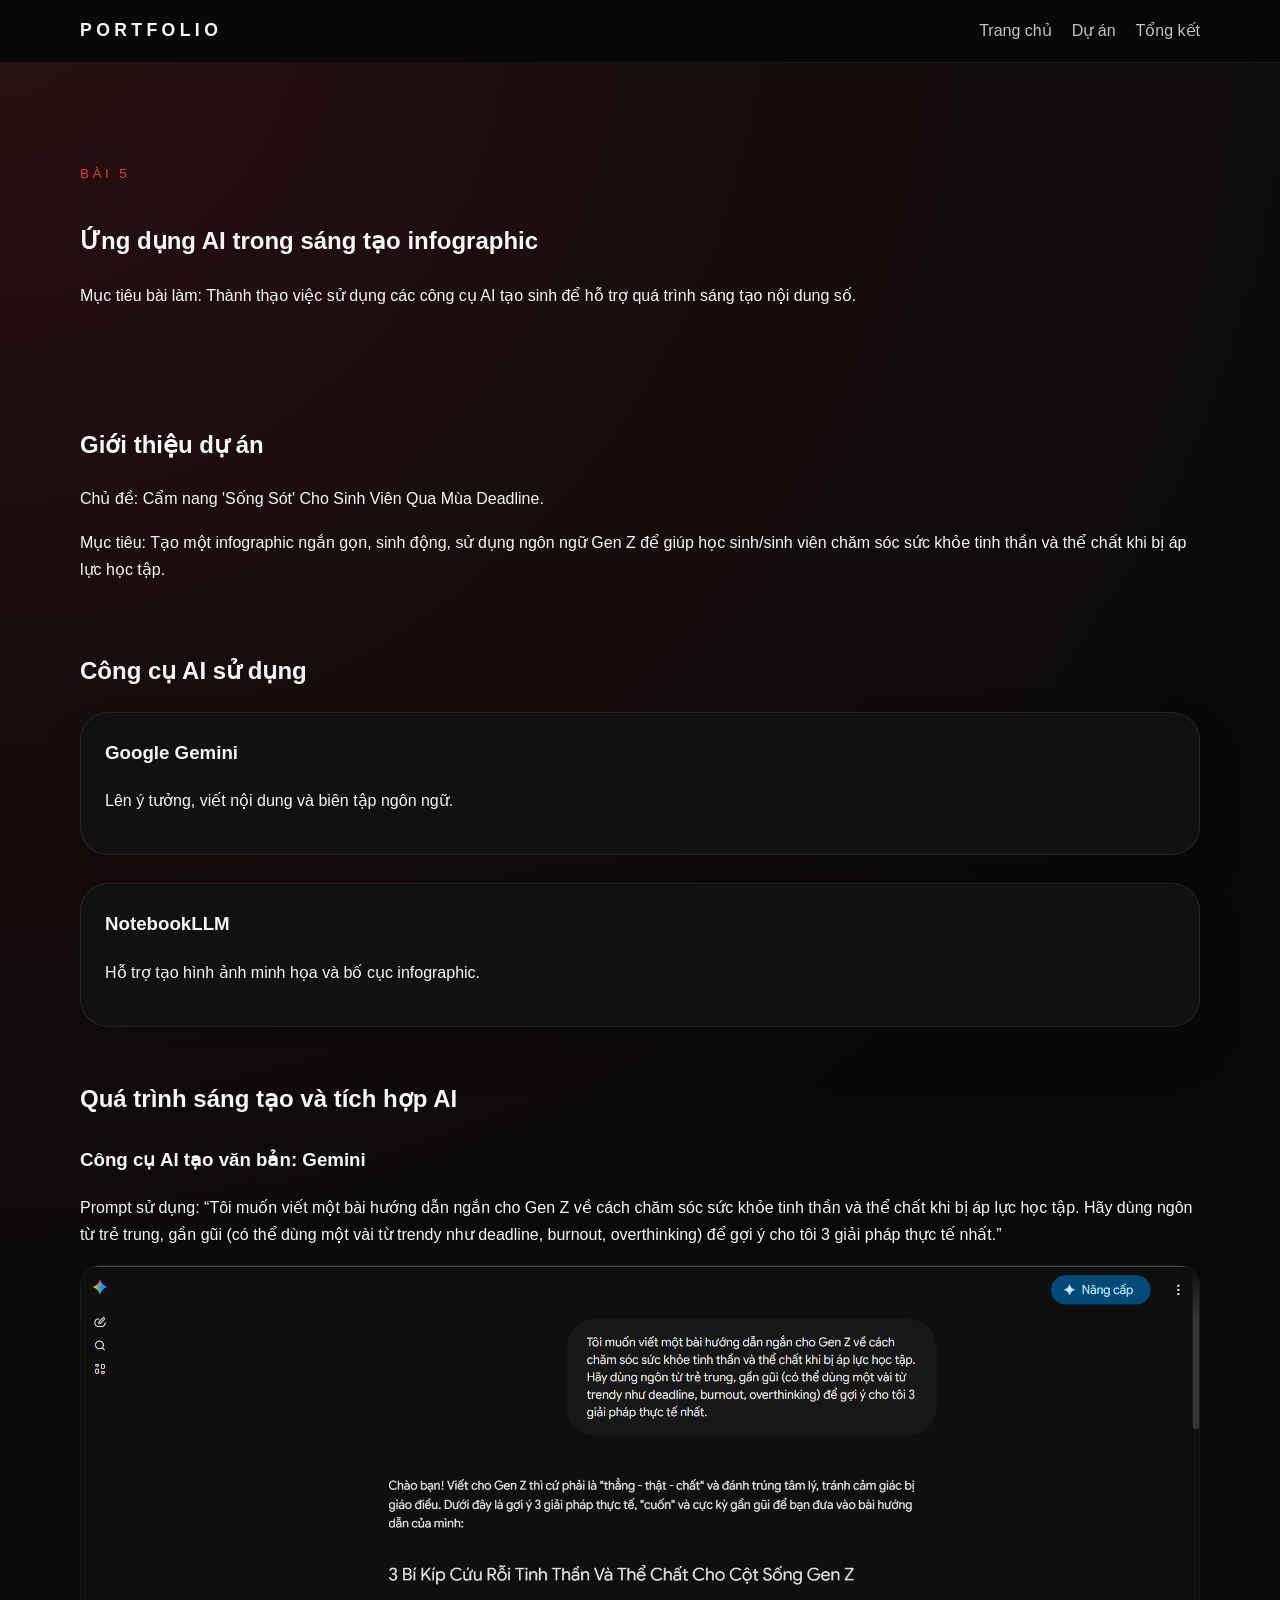
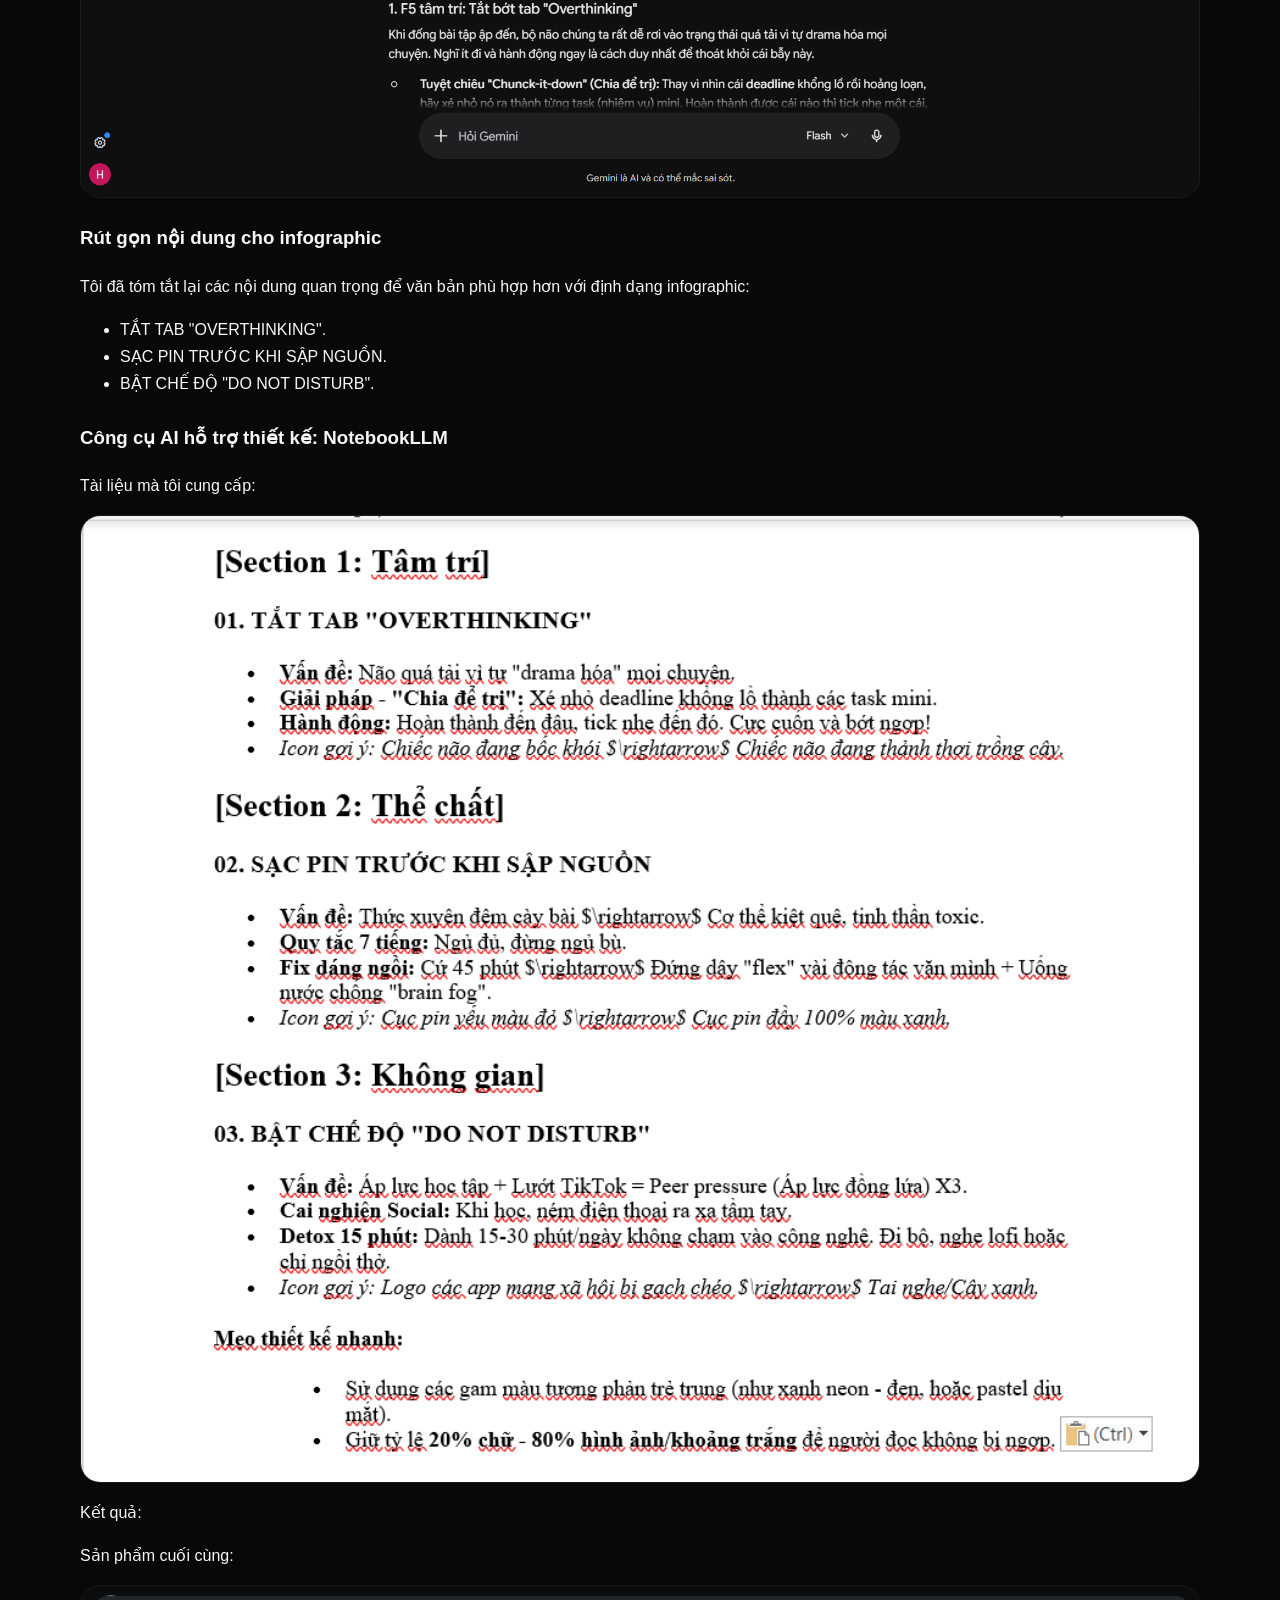
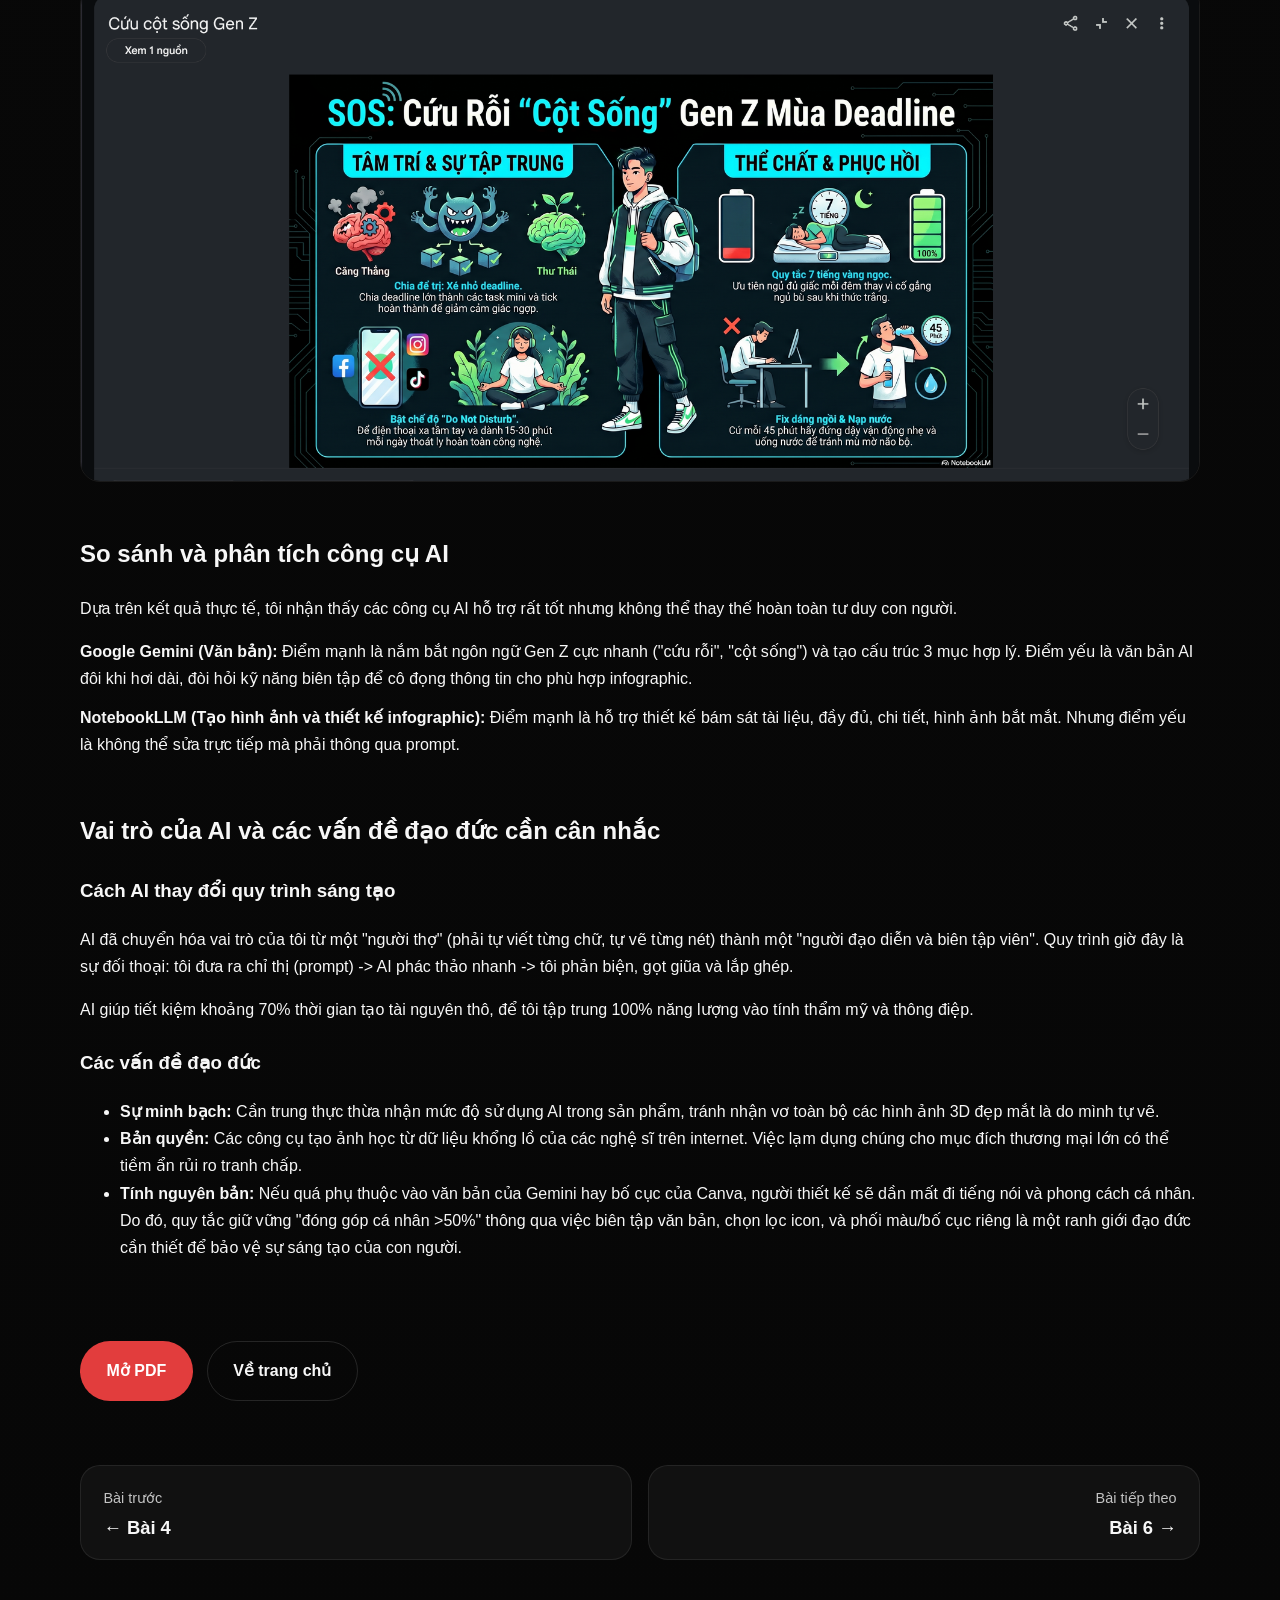
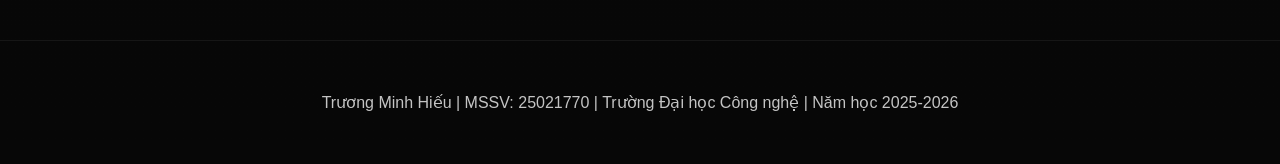
<file: pages/bai5.html>
<!DOCTYPE html>
<html lang="vi">
  <head>
    <meta charset="UTF-8" />
    <meta name="viewport" content="width=device-width, initial-scale=1.0" />
    <title>Bài 5 - Sáng tạo nội dung với AI | Portfolio</title>
    <meta
      name="description"
      content="Bài 5 trình bày cách sử dụng AI tạo sinh để hỗ trợ tạo nội dung số và đánh giá chất lượng sản phẩm."
    />
    <meta property="og:title" content="Bài 5 - Sáng tạo nội dung với AI" />
    <meta
      property="og:description"
      content="Nội dung bài 5: công cụ AI tạo sinh, quy trình tạo nội dung và đánh giá sản phẩm số."
    />
    <link rel="icon" href="../images/favicon.svg" type="image/svg+xml" />
    <link rel="stylesheet" href="../css/style.css" />
  </head>
  <body>
    <header class="site-header">
      <div class="container header-inner">
        <a class="brand" href="../index.html">Portfolio</a>
        <button class="nav-toggle" aria-label="Mở menu" aria-expanded="false">
          <span></span>
          <span></span>
          <span></span>
        </button>
        <nav class="nav" aria-label="Điều hướng chính">
          <ul class="nav-list">
            <li><a class="nav-link" href="../index.html">Trang chủ</a></li>
            <li><a class="nav-link" href="../index.html#projects">Dự án</a></li>
            <li><a class="nav-link" href="tong-ket.html">Tổng kết</a></li>
          </ul>
        </nav>
      </div>
    </header>
    <main class="assignment-page">
      <section class="assignment-intro section">
        <div class="container">
          <span class="eyebrow">Bài 5</span>
          <h1>Ứng dụng AI trong sáng tạo infographic</h1>
          <p>
            Mục tiêu bài làm: Thành thạo việc sử dụng các công cụ AI tạo sinh để hỗ trợ quá trình sáng tạo nội dung số.
          </p>
        </div>
      </section>

      <section class="section">
        <div class="container assignment-body">
          <div>
            <h2>Giới thiệu dự án</h2>
            <p>
              Chủ đề: Cẩm nang 'Sống Sót' Cho Sinh Viên Qua Mùa Deadline.
            </p>
            <p>
              Mục tiêu: Tạo một infographic ngắn gọn, sinh động, sử dụng ngôn ngữ Gen Z để giúp học sinh/sinh viên chăm sóc sức khỏe tinh thần và thể chất khi bị áp lực học tập.
            </p>
          </div>

          <div>
            <h2>Công cụ AI sử dụng</h2>
            <ul class="step-list">
              <li>
                <h3>Google Gemini</h3>
                <p>Lên ý tưởng, viết nội dung và biên tập ngôn ngữ.</p>
              </li>
              <li>
                <h3>NotebookLLM</h3>
                <p>Hỗ trợ tạo hình ảnh minh họa và bố cục infographic.</p>
              </li>
            </ul>
          </div>

          <div>
            <h2>Quá trình sáng tạo và tích hợp AI</h2>
            <div class="source-group">
              <h3>Công cụ AI tạo văn bản: Gemini</h3>
              <p>
                Prompt sử dụng: “Tôi muốn viết một bài hướng dẫn ngắn cho Gen Z về cách chăm sóc sức khỏe tinh thần và thể chất khi bị áp lực học tập. Hãy dùng ngôn từ trẻ trung, gần gũi (có thể dùng một vài từ trendy như deadline, burnout, overthinking) để gợi ý cho tôi 3 giải pháp thực tế nhất.”
              </p>
              <div class="image-grid">
                <img src="../images/assignments/bai5/1.png" alt="Ảnh minh họa prompt" loading="lazy" />
              </div>
            </div>

            <div class="source-group">
              <h3>Rút gọn nội dung cho infographic</h3>
              <p>
                Tôi đã tóm tắt lại các nội dung quan trọng để văn bản phù hợp hơn với định dạng infographic:
              </p>
              <ul>
                <li>TẮT TAB "OVERTHINKING".</li>
                <li>SẠC PIN TRƯỚC KHI SẬP NGUỒN.</li>
                <li>BẬT CHẾ ĐỘ "DO NOT DISTURB".</li>
              </ul>
            </div>

            <div class="source-group">
              <h3>Công cụ AI hỗ trợ thiết kế: NotebookLLM</h3>
              <p>
                Tài liệu mà tôi cung cấp:
              </p>
              <div class="image-grid">
                <img src="../images/assignments/bai5/2.png" alt="Tài liệu cung cấp cho NotebookLLM" loading="lazy" />
              </div>
              <p>
                Kết quả:
              </p>
              <p>
                Sản phẩm cuối cùng:
              </p>
              <div class="image-grid">
                <img src="../images/assignments/bai5/3.png" alt="Kết quả sản phẩm cuối cùng" loading="lazy" />
              </div>
            </div>
          </div>

          <div>
            <h2>So sánh và phân tích công cụ AI</h2>
            <p>
              Dựa trên kết quả thực tế, tôi nhận thấy các công cụ AI hỗ trợ rất tốt nhưng không thể thay thế hoàn toàn tư duy con người.
            </p>
            <ul class="list-inline">
              <li><strong>Google Gemini (Văn bản):</strong> Điểm mạnh là nắm bắt ngôn ngữ Gen Z cực nhanh ("cứu rỗi", "cột sống") và tạo cấu trúc 3 mục hợp lý. Điểm yếu là văn bản AI đôi khi hơi dài, đòi hỏi kỹ năng biên tập để cô đọng thông tin cho phù hợp infographic.</li>
              <li><strong>NotebookLLM (Tạo hình ảnh và thiết kế infographic):</strong> Điểm mạnh là hỗ trợ thiết kế bám sát tài liệu, đầy đủ, chi tiết, hình ảnh bắt mắt. Nhưng điểm yếu là không thể sửa trực tiếp mà phải thông qua prompt.</li>
            </ul>
          </div>

          <div>
            <h2>Vai trò của AI và các vấn đề đạo đức cần cân nhắc</h2>
            <div class="source-group">
              <h3>Cách AI thay đổi quy trình sáng tạo</h3>
              <p>
                AI đã chuyển hóa vai trò của tôi từ một "người thợ" (phải tự viết từng chữ, tự vẽ từng nét) thành một "người đạo diễn và biên tập viên". Quy trình giờ đây là sự đối thoại: tôi đưa ra chỉ thị (prompt) -> AI phác thảo nhanh -> tôi phản biện, gọt giũa và lắp ghép.
              </p>
              <p>
                AI giúp tiết kiệm khoảng 70% thời gian tạo tài nguyên thô, để tôi tập trung 100% năng lượng vào tính thẩm mỹ và thông điệp.
              </p>
            </div>
            <div class="source-group">
              <h3>Các vấn đề đạo đức</h3>
              <ul>
                <li><strong>Sự minh bạch:</strong> Cần trung thực thừa nhận mức độ sử dụng AI trong sản phẩm, tránh nhận vơ toàn bộ các hình ảnh 3D đẹp mắt là do mình tự vẽ.</li>
                <li><strong>Bản quyền:</strong> Các công cụ tạo ảnh học từ dữ liệu khổng lồ của các nghệ sĩ trên internet. Việc lạm dụng chúng cho mục đích thương mại lớn có thể tiềm ẩn rủi ro tranh chấp.</li>
                <li><strong>Tính nguyên bản:</strong> Nếu quá phụ thuộc vào văn bản của Gemini hay bố cục của Canva, người thiết kế sẽ dần mất đi tiếng nói và phong cách cá nhân. Do đó, quy tắc giữ vững "đóng góp cá nhân >50%" thông qua việc biên tập văn bản, chọn lọc icon, và phối màu/bố cục riêng là một ranh giới đạo đức cần thiết để bảo vệ sự sáng tạo của con người.</li>
              </ul>
            </div>
          </div>

          <div class="project-actions" style="margin-top: 2rem;">
            <a class="btn btn-primary" href="../files/bai5.pdf" target="_blank" rel="noreferrer noopener">Mở PDF</a>
            <a class="btn btn-secondary" href="../index.html">Về trang chủ</a>
          </div>
          <nav class="assignment-nav-controls fade-up delay-2" aria-label="Chuyển bài tập">
            <a class="assignment-nav-link assignment-nav-prev" href="bai4.html">
              <span>Bài trước</span>
              <strong>← Bài 4</strong>
            </a>
            <a class="assignment-nav-link assignment-nav-next" href="bai6.html">
              <span>Bài tiếp theo</span>
              <strong>Bài 6 →</strong>
            </a>
          </nav>
        </div>
      </section>
    </main>
    <a class="back-to-top" href="../index.html#home" aria-label="Quay về đầu trang">↑</a>
    <footer class="site-footer">
      <div class="container footer-inner">
        <p>Trương Minh Hiếu | MSSV: 25021770 | Trường Đại học Công nghệ | Năm học 2025-2026</p>
      </div>
    </footer>
    <script src="../js/script.js"></script>
  </body>
</html>
</file>
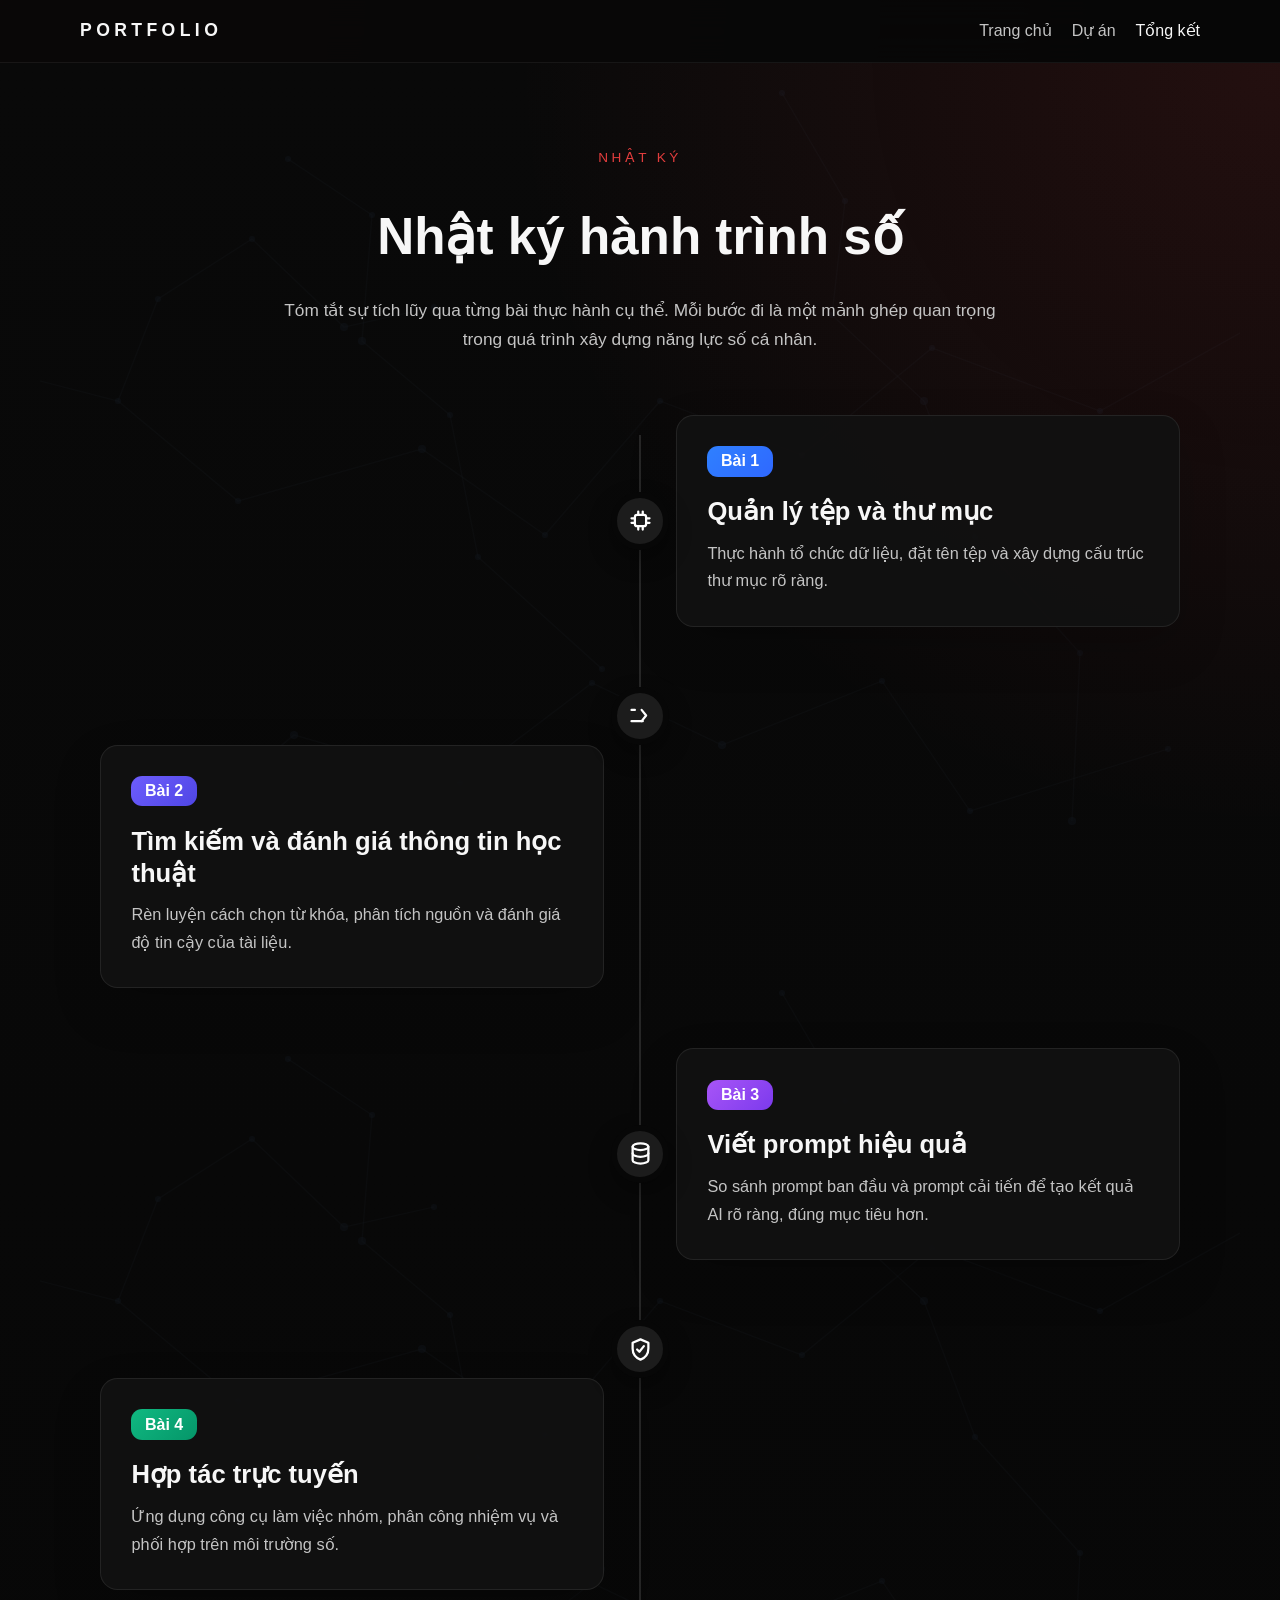
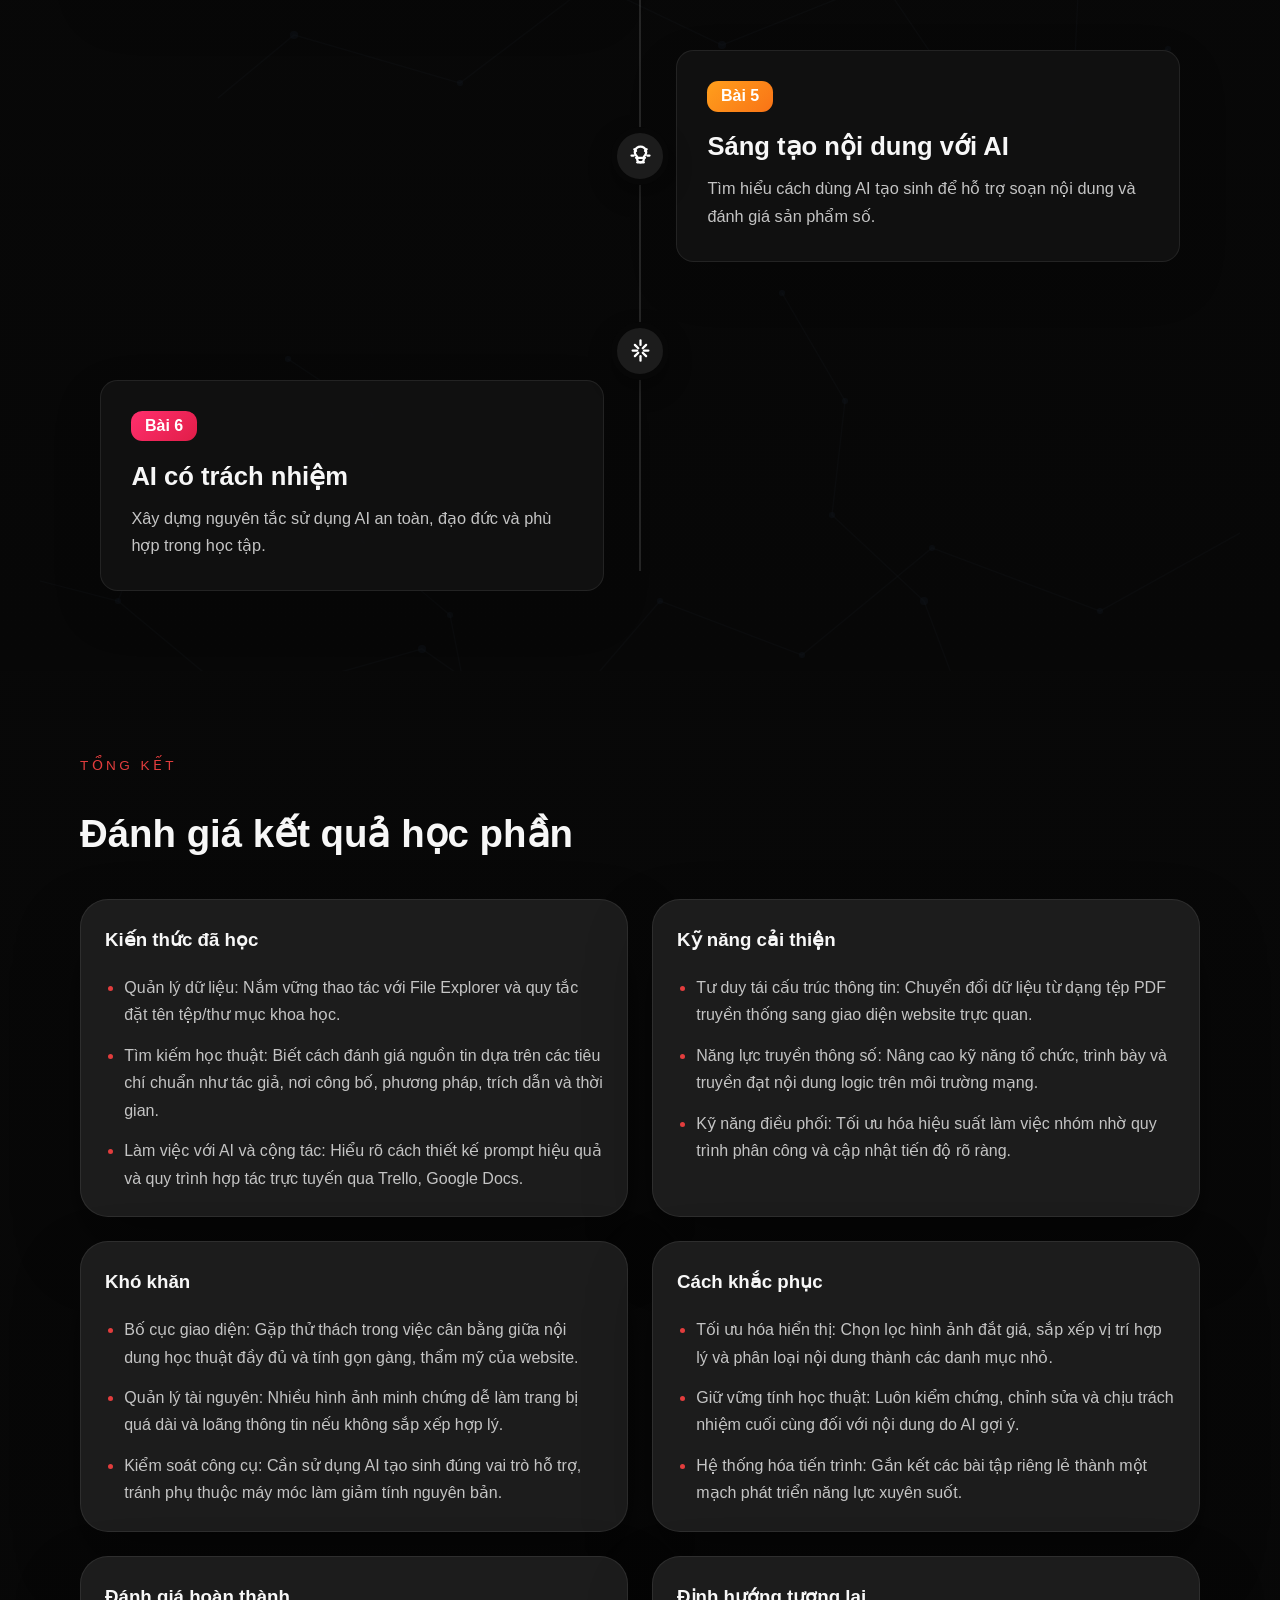
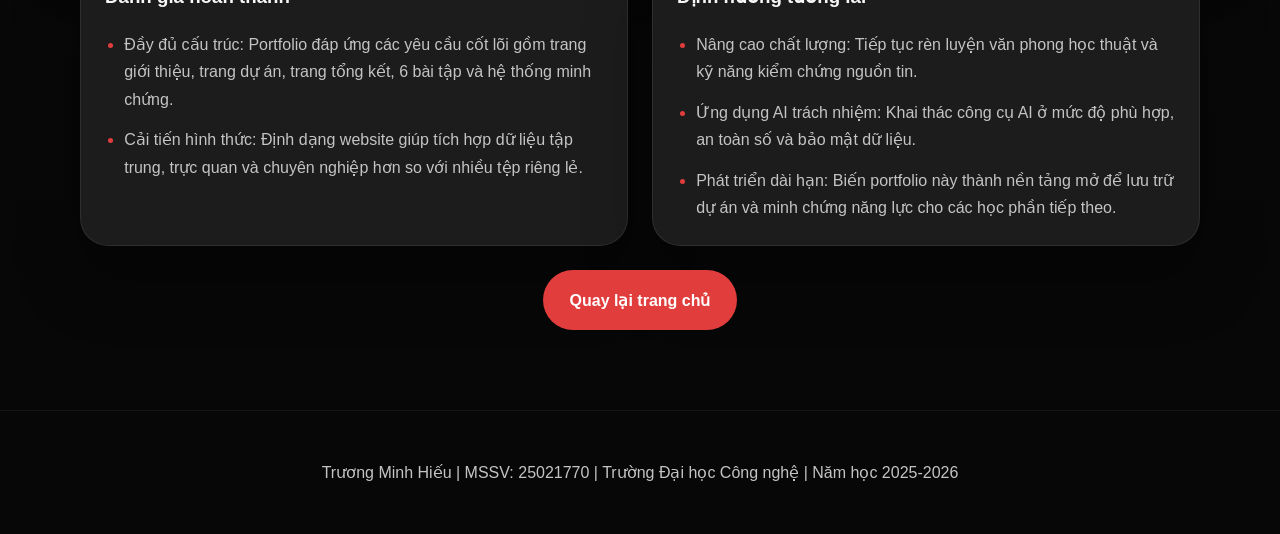
<file: pages/tong-ket.html>
<!DOCTYPE html>
<html lang="vi">
  <head>
    <meta charset="UTF-8" />
    <meta name="viewport" content="width=device-width, initial-scale=1.0" />
    <title>Tổng kết Portfolio | Trương Minh Hiếu</title>
    <meta
      name="description"
      content="Trang tổng kết Portfolio học phần, đánh giá năng lực, khó khăn và định hướng ứng dụng AI trong học tập."
    />
    <meta property="og:title" content="Tổng kết Portfolio" />
    <meta
      property="og:description"
      content="Đánh giá kết quả học phần, bài học kỹ năng và định hướng áp dụng AI trong tương lai."
    />
    <link rel="icon" href="../images/favicon.svg" type="image/svg+xml" />
    <link rel="stylesheet" href="../css/style.css" />
  </head>
  <body>
    <header class="site-header">
      <div class="container header-inner">
        <a class="brand" href="../index.html">Portfolio</a>
        <button class="nav-toggle" aria-label="Mở menu" aria-expanded="false">
          <span></span>
          <span></span>
          <span></span>
        </button>
        <nav class="nav" aria-label="Điều hướng chính">
          <ul class="nav-list">
            <li><a class="nav-link" href="../index.html">Trang chủ</a></li>
            <li><a class="nav-link" href="../index.html#projects">Dự án</a></li>
            <li><a class="nav-link active" href="tong-ket.html">Tổng kết</a></li>
          </ul>
        </nav>
      </div>
    </header>
    <main>
      <section class="section summary" id="journey">
        <div class="container">
          <div class="section-header fade-up">
            <span class="eyebrow">Nhật ký</span>
            <h2>Nhật ký hành trình số</h2>
            <p>
              Tóm tắt sự tích lũy qua từng bài thực hành cụ thể. Mỗi bước đi là một mảnh ghép quan trọng
              trong quá trình xây dựng năng lực số cá nhân.
            </p>
          </div>
          <div class="journey-timeline fade-up delay-1">
            <article class="journey-item">
              <div class="journey-marker" aria-hidden="true">
                <svg viewBox="0 0 24 24">
                  <rect x="7" y="7" width="10" height="10" rx="2"></rect>
                  <path d="M4 10h3M4 14h3M17 10h3M17 14h3M10 4v3M14 4v3M10 17v3M14 17v3"></path>
                </svg>
              </div>
              <div class="journey-card">
                <span class="journey-badge badge-blue">Bài 1</span>
                <h3>Quản lý tệp và thư mục</h3>
                <p>Thực hành tổ chức dữ liệu, đặt tên tệp và xây dựng cấu trúc thư mục rõ ràng.</p>
              </div>
            </article>
            <article class="journey-item">
              <div class="journey-marker" aria-hidden="true">
                <svg viewBox="0 0 24 24">
                  <path d="M4 17h10"></path>
                  <path d="m13 7 4 5-4 5"></path>
                  <path d="M4 7h3"></path>
                </svg>
              </div>
              <div class="journey-card">
                <span class="journey-badge badge-indigo">Bài 2</span>
                <h3>Tìm kiếm và đánh giá thông tin học thuật</h3>
                <p>Rèn luyện cách chọn từ khóa, phân tích nguồn và đánh giá độ tin cậy của tài liệu.</p>
              </div>
            </article>
            <article class="journey-item">
              <div class="journey-marker" aria-hidden="true">
                <svg viewBox="0 0 24 24">
                  <ellipse cx="12" cy="5" rx="7" ry="3"></ellipse>
                  <path d="M5 5v6c0 1.7 3.1 3 7 3s7-1.3 7-3V5"></path>
                  <path d="M5 11v6c0 1.7 3.1 3 7 3s7-1.3 7-3v-6"></path>
                </svg>
              </div>
              <div class="journey-card">
                <span class="journey-badge badge-violet">Bài 3</span>
                <h3>Viết prompt hiệu quả</h3>
                <p>So sánh prompt ban đầu và prompt cải tiến để tạo kết quả AI rõ ràng, đúng mục tiêu hơn.</p>
              </div>
            </article>
            <article class="journey-item">
              <div class="journey-marker" aria-hidden="true">
                <svg viewBox="0 0 24 24">
                  <path d="M12 3 5 6v5c0 4.5 3 8.3 7 10 4-1.7 7-5.5 7-10V6l-7-3Z"></path>
                  <path d="m9 12 2 2 4-5"></path>
                </svg>
              </div>
              <div class="journey-card">
                <span class="journey-badge badge-green">Bài 4</span>
                <h3>Hợp tác trực tuyến</h3>
                <p>Ứng dụng công cụ làm việc nhóm, phân công nhiệm vụ và phối hợp trên môi trường số.</p>
              </div>
            </article>
            <article class="journey-item">
              <div class="journey-marker" aria-hidden="true">
                <svg viewBox="0 0 24 24">
                  <path d="M12 4a5 5 0 0 0-3 9v2a3 3 0 0 0 6 0v-2a5 5 0 0 0-3-9Z"></path>
                  <path d="M8 14h8"></path>
                  <path d="M9 18h6"></path>
                  <path d="M4 12h2M18 12h2M6.5 6.5 8 8M16 8l1.5-1.5"></path>
                </svg>
              </div>
              <div class="journey-card">
                <span class="journey-badge badge-orange">Bài 5</span>
                <h3>Sáng tạo nội dung với AI</h3>
                <p>Tìm hiểu cách dùng AI tạo sinh để hỗ trợ soạn nội dung và đánh giá sản phẩm số.</p>
              </div>
            </article>
            <article class="journey-item">
              <div class="journey-marker" aria-hidden="true">
                <svg viewBox="0 0 24 24">
                  <path d="M12 3v4"></path>
                  <path d="M12 17v4"></path>
                  <path d="M5 12h4"></path>
                  <path d="M15 12h4"></path>
                  <path d="m7 7 3 3"></path>
                  <path d="m14 14 3 3"></path>
                  <path d="m17 7-3 3"></path>
                  <path d="m10 14-3 3"></path>
                </svg>
              </div>
              <div class="journey-card">
                <span class="journey-badge badge-pink">Bài 6</span>
                <h3>AI có trách nhiệm</h3>
                <p>Xây dựng nguyên tắc sử dụng AI an toàn, đạo đức và phù hợp trong học tập.</p>
              </div>
            </article>
          </div>
        </div>
      </section>
      <section class="section">
        <div class="container">
          <div class="section-header fade-up">
            <span class="eyebrow">Tổng kết</span>
            <h2>Đánh giá kết quả học phần</h2>
          </div>
          <div class="summary-grid fade-up delay-1">
            <div class="summary-card">
              <h3>Kiến thức đã học</h3>
              <ul class="summary-list">
                <li>Quản lý dữ liệu: Nắm vững thao tác với File Explorer và quy tắc đặt tên tệp/thư mục khoa học.</li>
                <li>
                  Tìm kiếm học thuật: Biết cách đánh giá nguồn tin dựa trên các tiêu chí chuẩn như tác giả, nơi công bố,
                  phương pháp, trích dẫn và thời gian.
                </li>
                <li>
                  Làm việc với AI và cộng tác: Hiểu rõ cách thiết kế prompt hiệu quả và quy trình hợp tác trực tuyến qua
                  Trello, Google Docs.
                </li>
              </ul>
            </div>
            <div class="summary-card">
              <h3>Kỹ năng cải thiện</h3>
              <ul class="summary-list">
                <li>
                  Tư duy tái cấu trúc thông tin: Chuyển đổi dữ liệu từ dạng tệp PDF truyền thống sang giao diện website
                  trực quan.
                </li>
                <li>
                  Năng lực truyền thông số: Nâng cao kỹ năng tổ chức, trình bày và truyền đạt nội dung logic trên môi
                  trường mạng.
                </li>
                <li>
                  Kỹ năng điều phối: Tối ưu hóa hiệu suất làm việc nhóm nhờ quy trình phân công và cập nhật tiến độ rõ
                  ràng.
                </li>
              </ul>
            </div>
            <div class="summary-card">
              <h3>Khó khăn</h3>
              <ul class="summary-list">
                <li>
                  Bố cục giao diện: Gặp thử thách trong việc cân bằng giữa nội dung học thuật đầy đủ và tính gọn gàng,
                  thẩm mỹ của website.
                </li>
                <li>
                  Quản lý tài nguyên: Nhiều hình ảnh minh chứng dễ làm trang bị quá dài và loãng thông tin nếu không sắp
                  xếp hợp lý.
                </li>
                <li>
                  Kiểm soát công cụ: Cần sử dụng AI tạo sinh đúng vai trò hỗ trợ, tránh phụ thuộc máy móc làm giảm tính
                  nguyên bản.
                </li>
              </ul>
            </div>
            <div class="summary-card">
              <h3>Cách khắc phục</h3>
              <ul class="summary-list">
                <li>
                  Tối ưu hóa hiển thị: Chọn lọc hình ảnh đắt giá, sắp xếp vị trí hợp lý và phân loại nội dung thành các
                  danh mục nhỏ.
                </li>
                <li>
                  Giữ vững tính học thuật: Luôn kiểm chứng, chỉnh sửa và chịu trách nhiệm cuối cùng đối với nội dung do AI
                  gợi ý.
                </li>
                <li>
                  Hệ thống hóa tiến trình: Gắn kết các bài tập riêng lẻ thành một mạch phát triển năng lực xuyên suốt.
                </li>
              </ul>
            </div>
            <div class="summary-card">
              <h3>Đánh giá hoàn thành</h3>
              <ul class="summary-list">
                <li>
                  Đầy đủ cấu trúc: Portfolio đáp ứng các yêu cầu cốt lõi gồm trang giới thiệu, trang dự án, trang tổng kết,
                  6 bài tập và hệ thống minh chứng.
                </li>
                <li>
                  Cải tiến hình thức: Định dạng website giúp tích hợp dữ liệu tập trung, trực quan và chuyên nghiệp hơn so
                  với nhiều tệp riêng lẻ.
                </li>
              </ul>
            </div>
            <div class="summary-card">
              <h3>Định hướng tương lai</h3>
              <ul class="summary-list">
                <li>Nâng cao chất lượng: Tiếp tục rèn luyện văn phong học thuật và kỹ năng kiểm chứng nguồn tin.</li>
                <li>Ứng dụng AI trách nhiệm: Khai thác công cụ AI ở mức độ phù hợp, an toàn số và bảo mật dữ liệu.</li>
                <li>
                  Phát triển dài hạn: Biến portfolio này thành nền tảng mở để lưu trữ dự án và minh chứng năng lực cho các
                  học phần tiếp theo.
                </li>
              </ul>
            </div>
          </div>
          <div class="project-actions summary-return fade-up delay-2">
            <a class="btn btn-primary" href="../index.html">Quay lại trang chủ</a>
          </div>
        </div>
      </section>
    </main>
    <a class="back-to-top" href="../index.html#home" aria-label="Quay về đầu trang">↑</a>
    <footer class="site-footer">
      <div class="container footer-inner">
        <p>Trương Minh Hiếu | MSSV: 25021770 | Trường Đại học Công nghệ | Năm học 2025-2026</p>
      </div>
    </footer>
    <script src="../js/script.js"></script>
  </body>
</html>
</file>
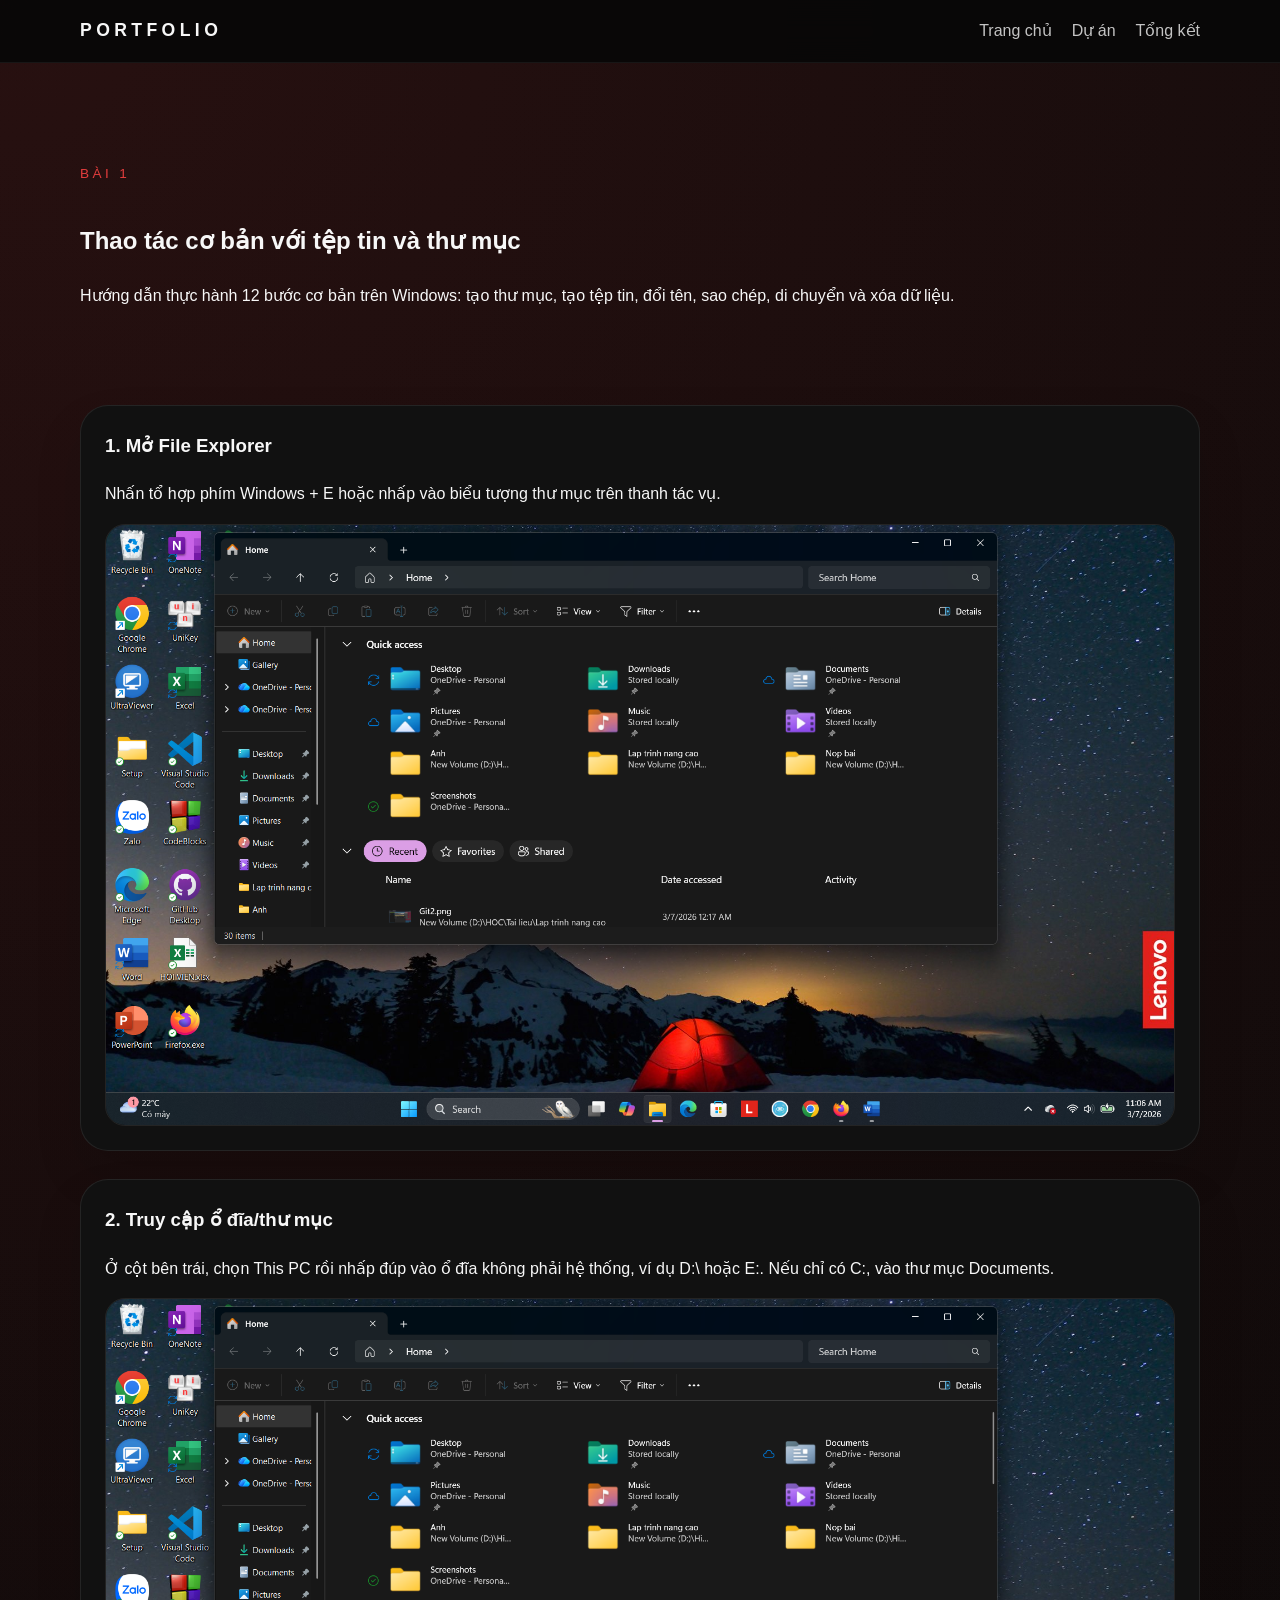
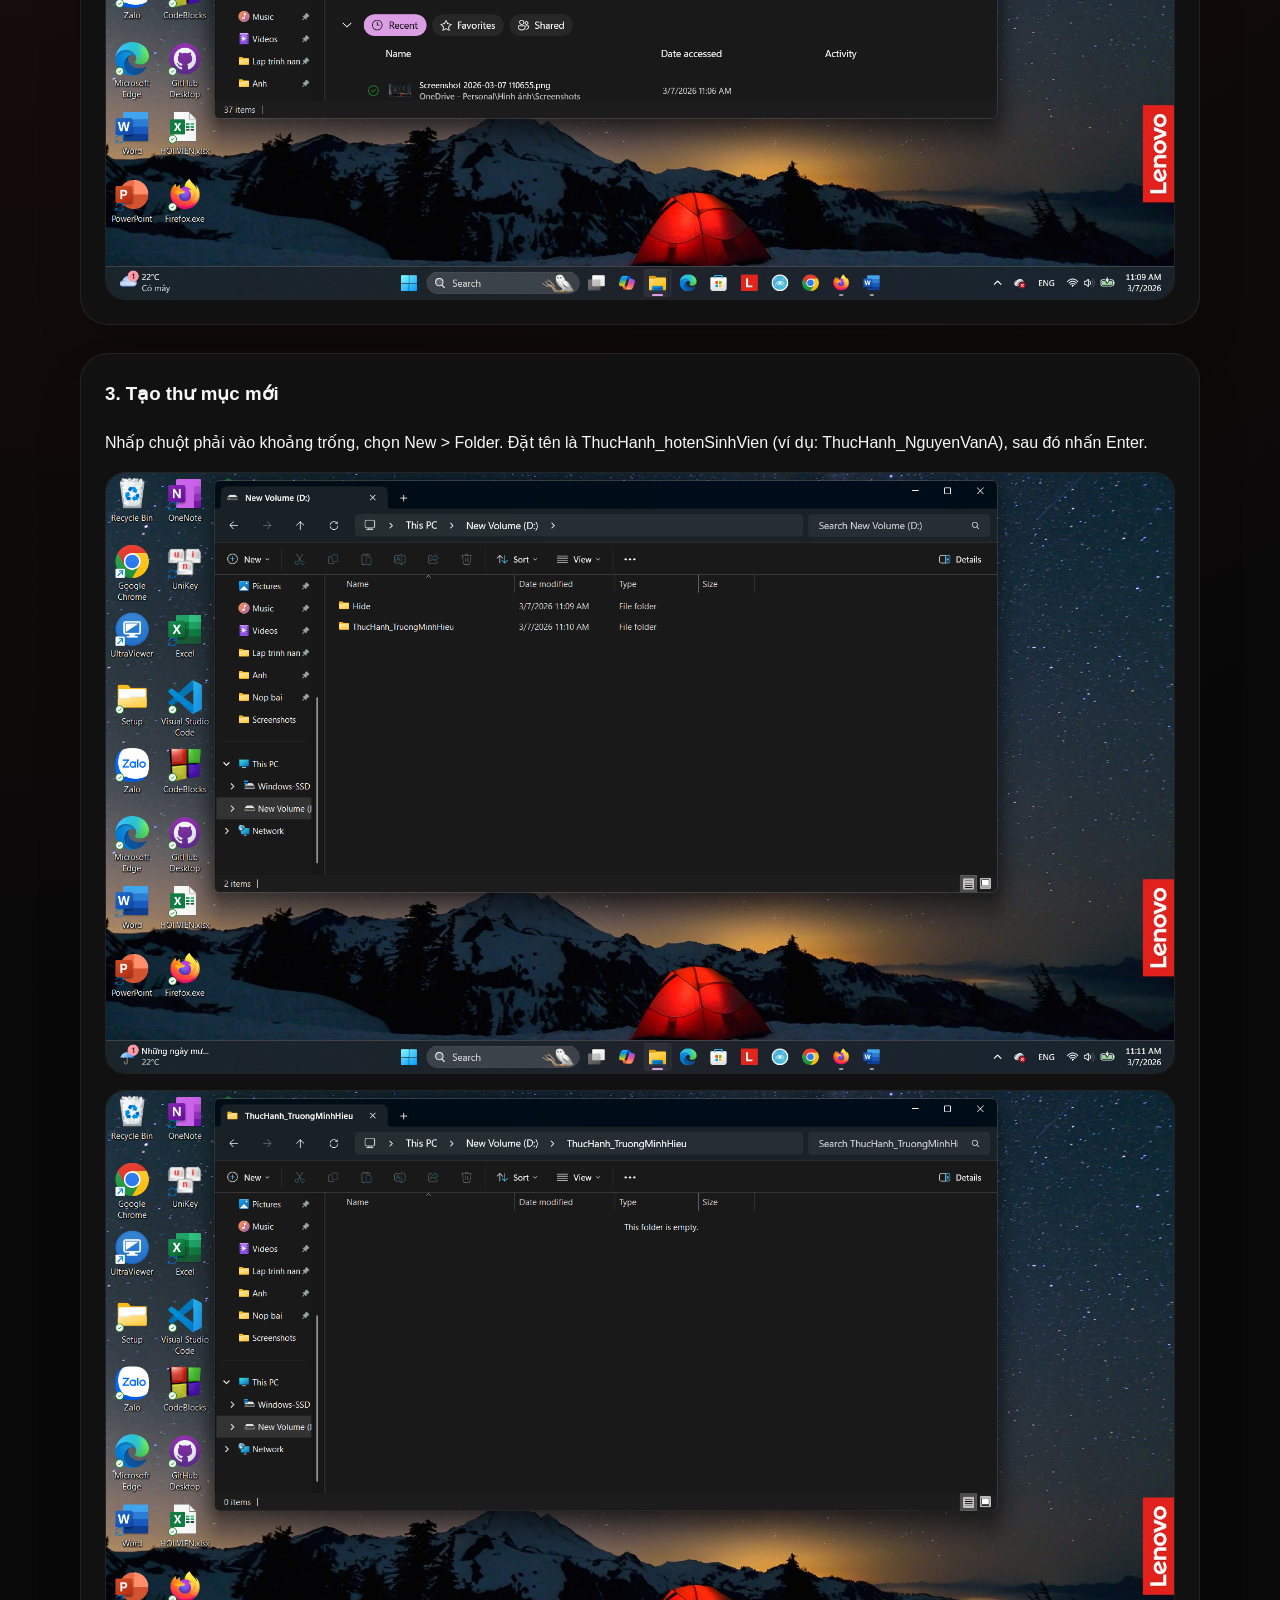
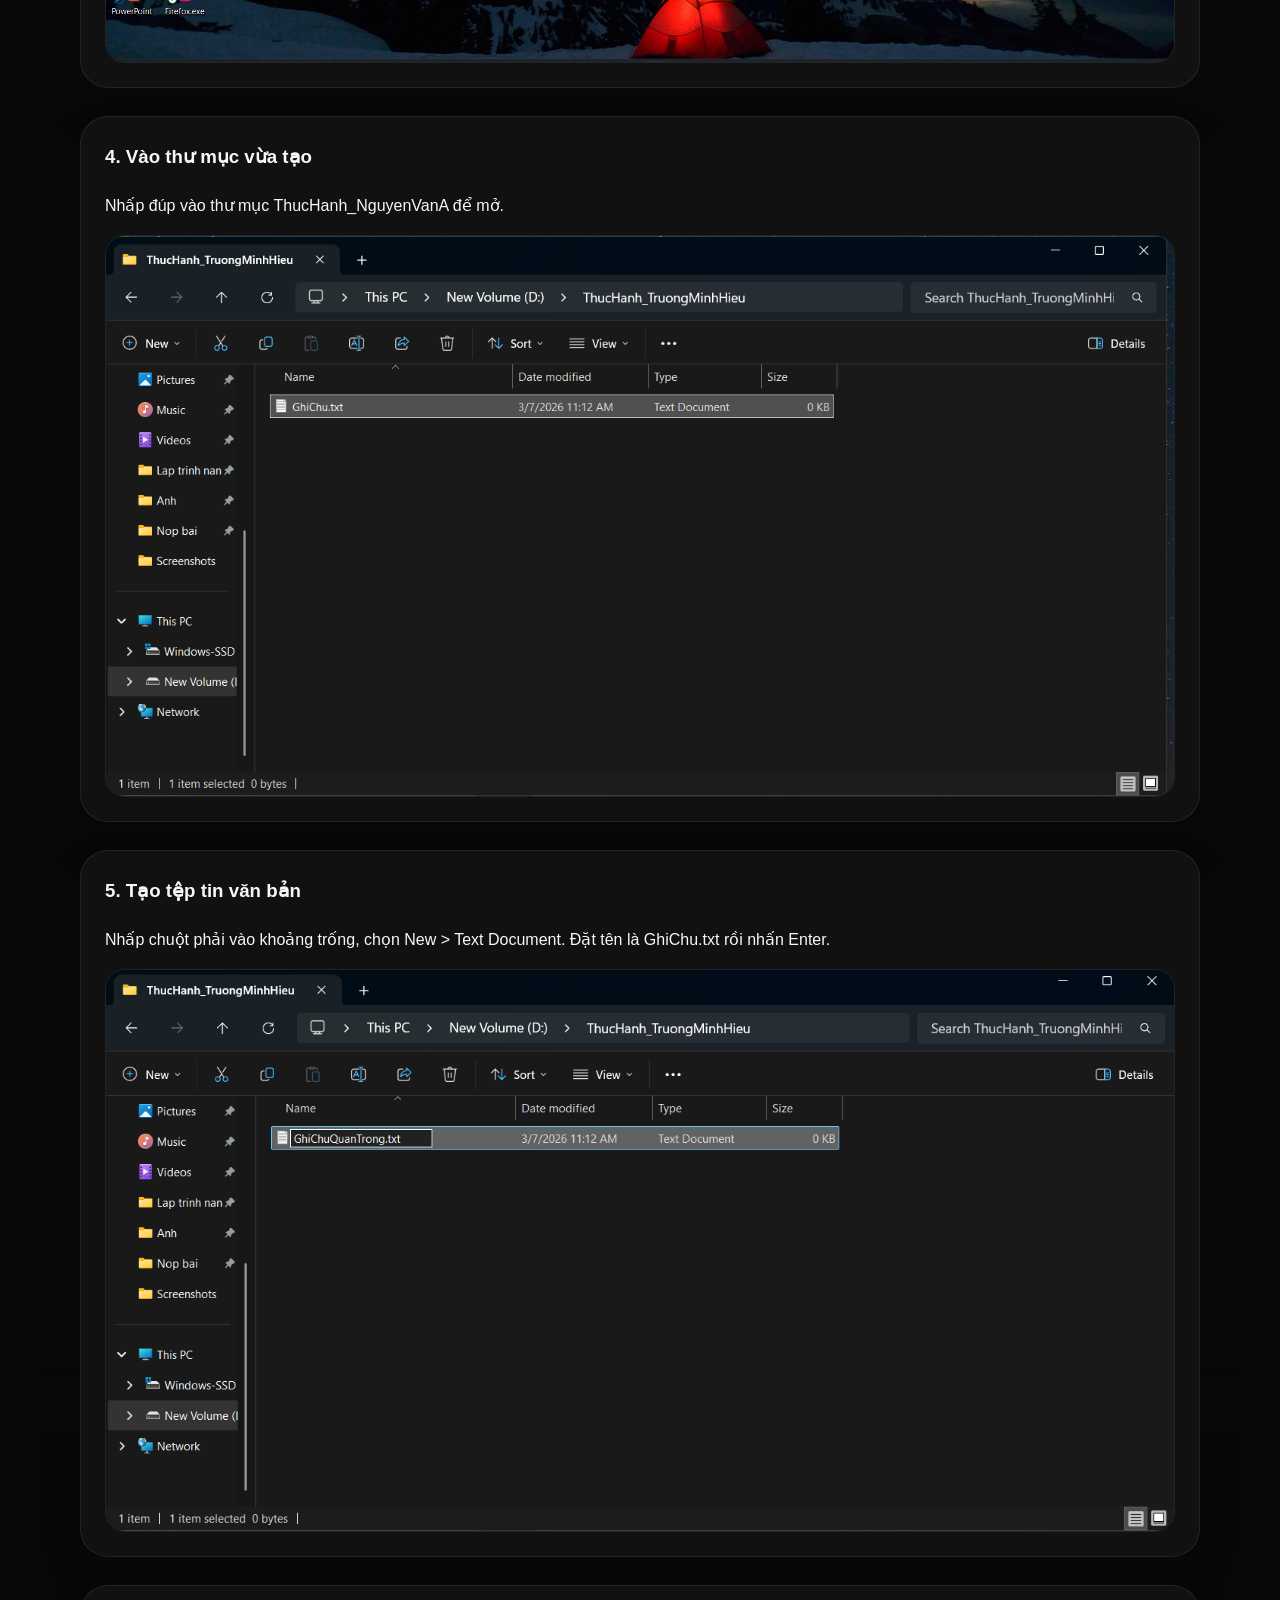
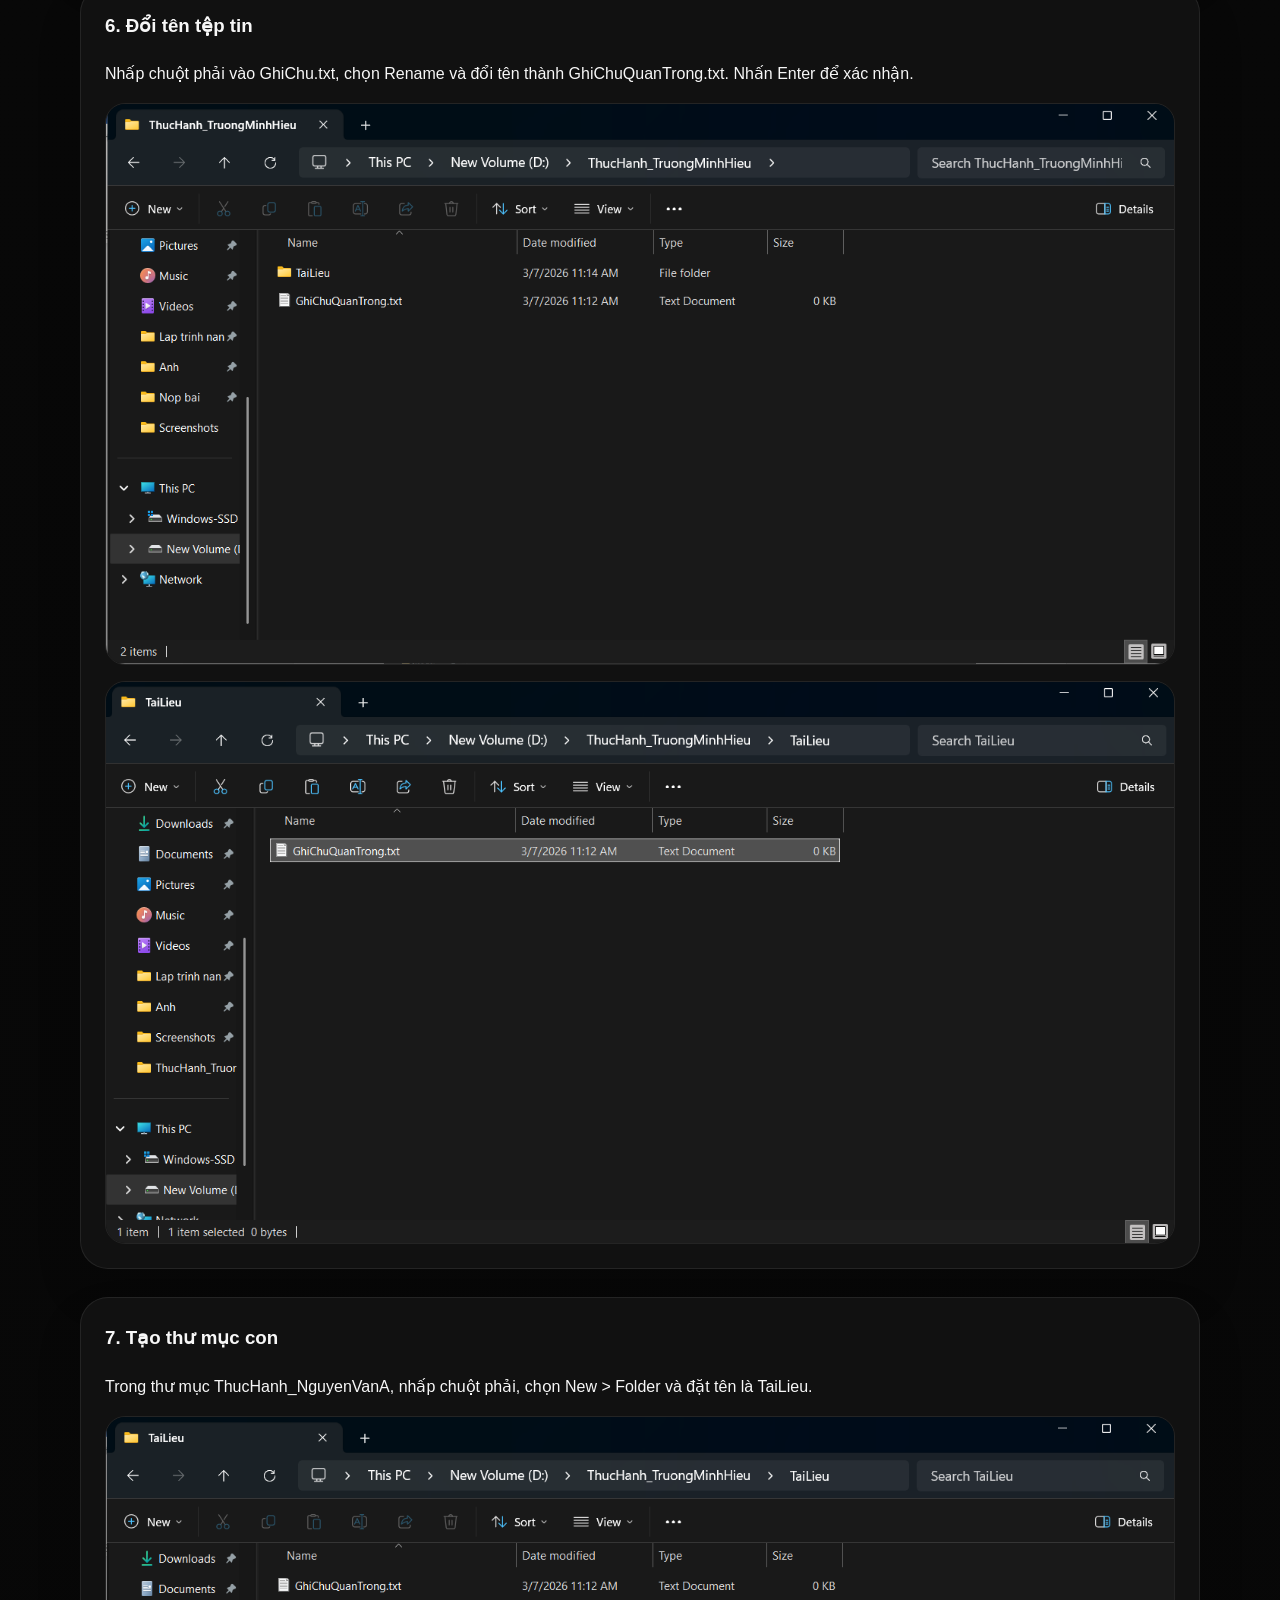
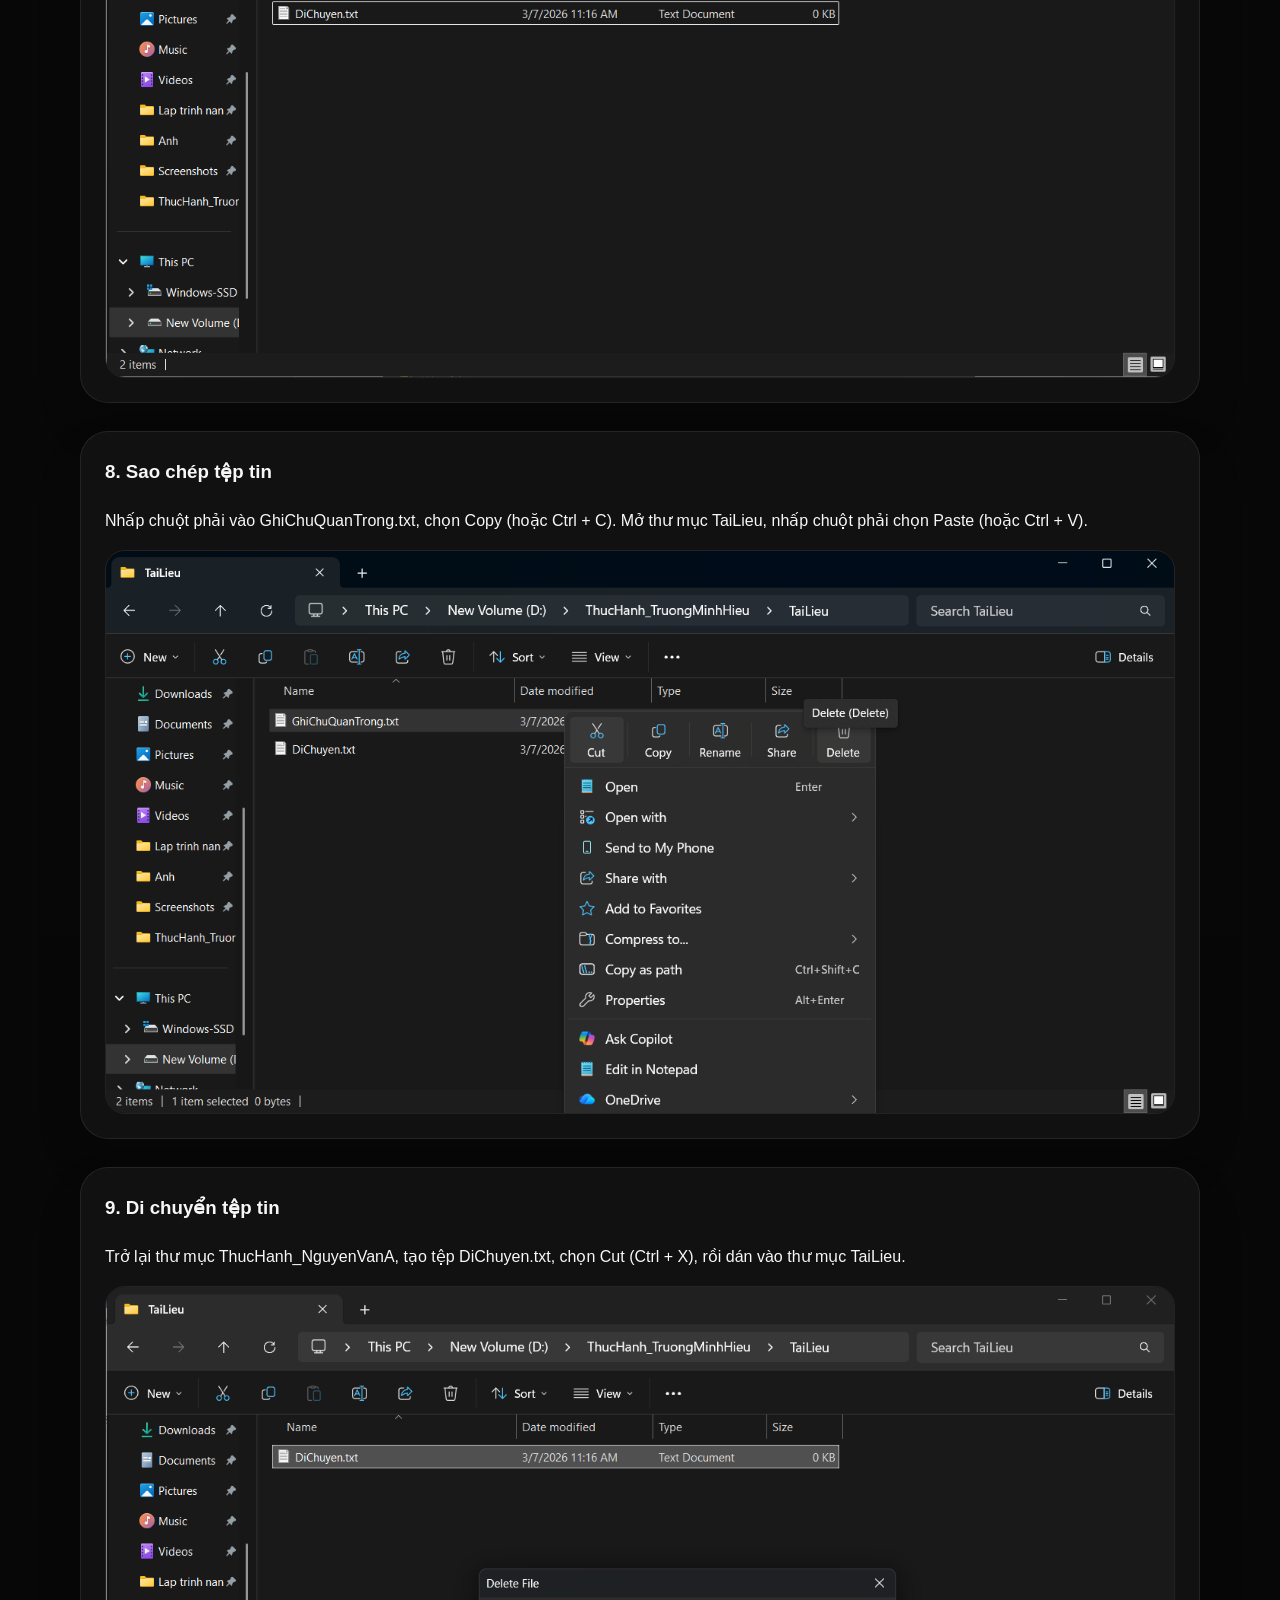
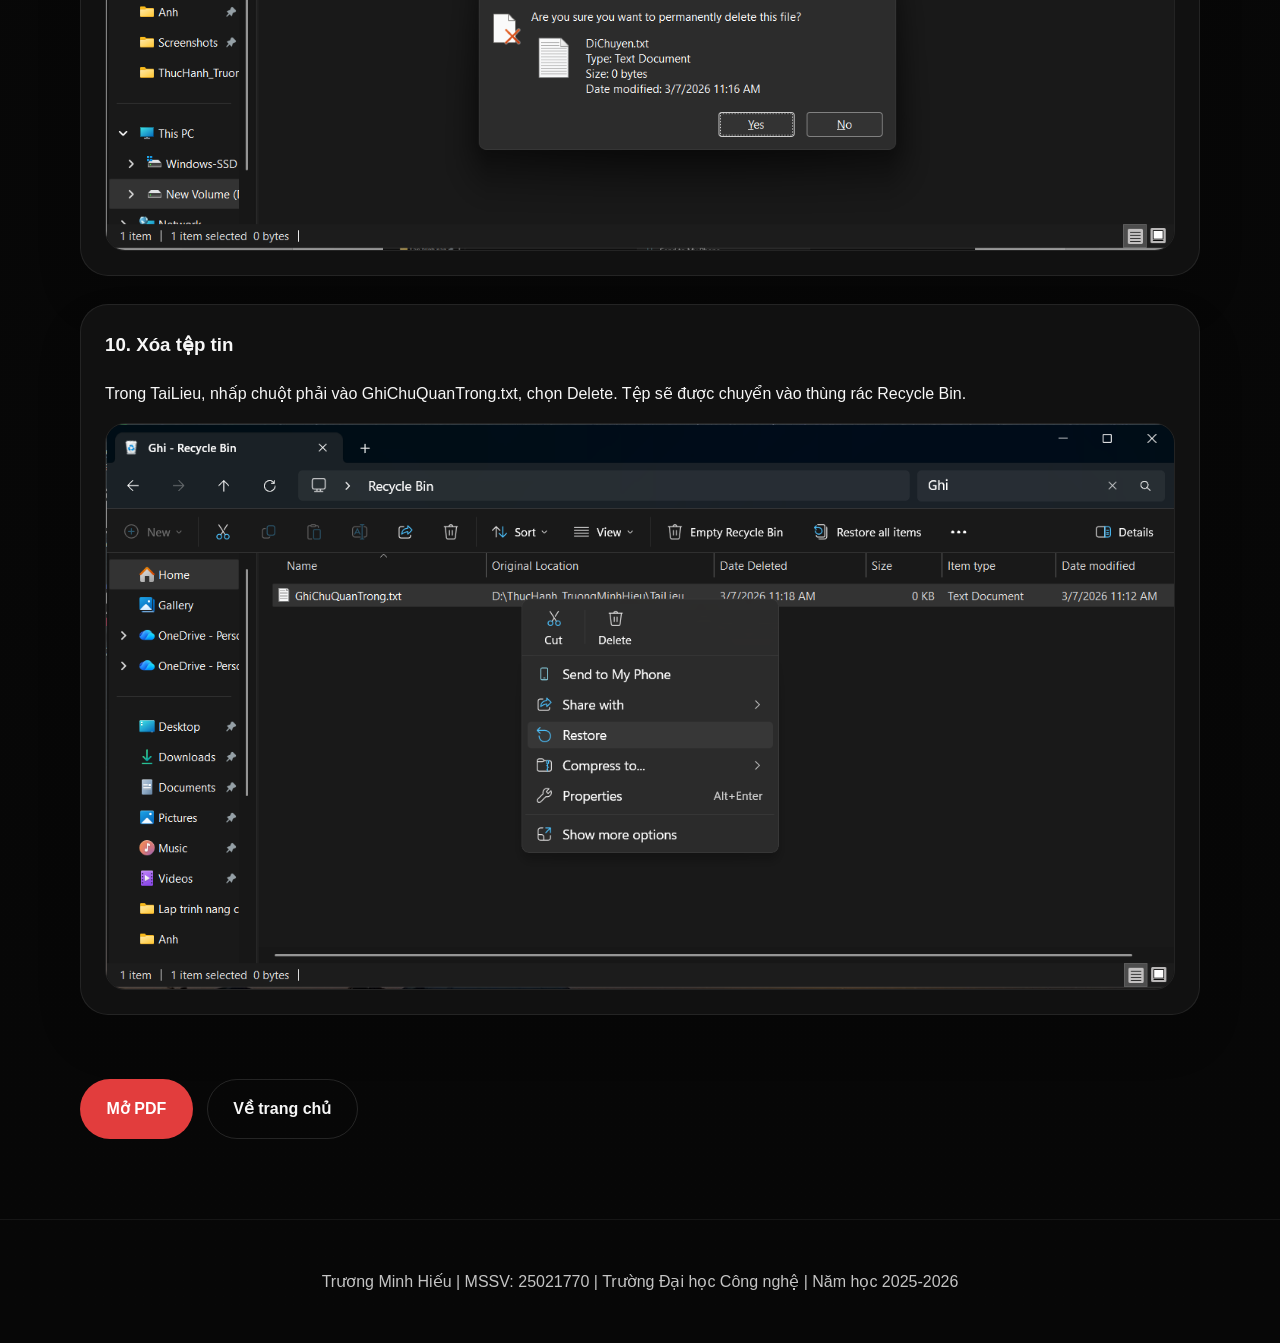
<file: portfolio/pages/bai1.html>
<!DOCTYPE html>
<html lang="vi">
  <head>
    <meta charset="UTF-8" />
    <meta name="viewport" content="width=device-width, initial-scale=1.0" />
    <title>Bài 1 - Quản lý tệp và thư mục | Portfolio</title>
    <meta
      name="description"
      content="Bài 1 trình bày cách tổ chức thư mục, đặt tên file và quản lý dữ liệu trong dự án học phần."
    />
    <meta property="og:title" content="Bài 1 - Quản lý tệp và thư mục" />
    <meta
      property="og:description"
      content="Nội dung bài 1: cấu trúc thư mục, quy tắc đặt tên và cách tổ chức dữ liệu học phần."
    />
    <link rel="icon" href="../images/favicon.svg" type="image/svg+xml" />
    <link rel="stylesheet" href="../css/style.css" />
  </head>
  <body>
    <header class="site-header">
      <div class="container header-inner">
        <a class="brand" href="../index.html">Portfolio</a>
        <button class="nav-toggle" aria-label="Mở menu" aria-expanded="false">
          <span></span>
          <span></span>
          <span></span>
        </button>
        <nav class="nav" aria-label="Điều hướng chính">
          <ul class="nav-list">
            <li><a class="nav-link" href="../index.html">Trang chủ</a></li>
            <li><a class="nav-link" href="../index.html#projects">Dự án</a></li>
            <li><a class="nav-link" href="tong-ket.html">Tổng kết</a></li>
          </ul>
        </nav>
      </div>
    </header>
    <main class="assignment-page">
      <section class="assignment-intro section">
        <div class="container">
          <span class="eyebrow">Bài 1</span>
          <h1>Thao tác cơ bản với tệp tin và thư mục</h1>
          <p>
            Hướng dẫn thực hành 12 bước cơ bản trên Windows: tạo thư mục, tạo tệp tin, đổi tên,
            sao chép, di chuyển và xóa dữ liệu.
          </p>
        </div>
      </section>

      <section class="section">
        <div class="container assignment-body">
          <ol class="step-list">
            <li>
              <h3>1. Mở File Explorer</h3>
              <p>Nhấn tổ hợp phím Windows + E hoặc nhấp vào biểu tượng thư mục trên thanh tác vụ.</p>
              <div class="image-stack">
                <img src="../images/assignments/bai1/1.png" alt="Mở File Explorer" loading="lazy" />
              </div>
            </li>
            <li>
              <h3>2. Truy cập ổ đĩa/thư mục</h3>
              <p>
                Ở cột bên trái, chọn This PC rồi nhấp đúp vào ổ đĩa không phải hệ thống, ví dụ D:\
                hoặc E:. Nếu chỉ có C:, vào thư mục Documents.
              </p>
              <div class="image-stack">
                <img src="../images/assignments/bai1/2.png" alt="Truy cập ổ đĩa hoặc thư mục" loading="lazy" />
              </div>
            </li>
            <li>
              <h3>3. Tạo thư mục mới</h3>
              <p>
                Nhấp chuột phải vào khoảng trống, chọn New &gt; Folder. Đặt tên là
                ThucHanh_hotenSinhVien (ví dụ: ThucHanh_NguyenVanA), sau đó nhấn Enter.
              </p>
              <div class="image-stack">
                <img src="../images/assignments/bai1/3.png" alt="Tạo thư mục mới" loading="lazy" />
                <img src="../images/assignments/bai1/4.png" alt="Đặt tên thư mục thực hành" loading="lazy" />
              </div>
            </li>
            <li>
              <h3>4. Vào thư mục vừa tạo</h3>
              <p>Nhấp đúp vào thư mục ThucHanh_NguyenVanA để mở.</p>
              <div class="image-stack">
                <img src="../images/assignments/bai1/5.png" alt="Vào thư mục vừa tạo" loading="lazy" />
              </div>
            </li>
            <li>
              <h3>5. Tạo tệp tin văn bản</h3>
              <p>
                Nhấp chuột phải vào khoảng trống, chọn New &gt; Text Document. Đặt tên là
                GhiChu.txt rồi nhấn Enter.
              </p>
              <div class="image-stack">
                <img src="../images/assignments/bai1/6.png" alt="Tạo tệp tin văn bản" loading="lazy" />
              </div>
            </li>
            <li>
              <h3>6. Đổi tên tệp tin</h3>
              <p>
                Nhấp chuột phải vào GhiChu.txt, chọn Rename và đổi tên thành
                GhiChuQuanTrong.txt. Nhấn Enter để xác nhận.
              </p>
              <div class="image-stack">
                <img src="../images/assignments/bai1/7.png" alt="Đổi tên tệp tin" loading="lazy" />
                <img src="../images/assignments/bai1/8.png" alt="Tệp sau khi đổi tên" loading="lazy" />
              </div>
            </li>
            <li>
              <h3>7. Tạo thư mục con</h3>
              <p>
                Trong thư mục ThucHanh_NguyenVanA, nhấp chuột phải, chọn New &gt; Folder và đặt tên
                là TaiLieu.
              </p>
              <div class="image-stack">
                <img src="../images/assignments/bai1/9.png" alt="Tạo thư mục TaiLieu" loading="lazy" />
              </div>
            </li>
            <li>
              <h3>8. Sao chép tệp tin</h3>
              <p>
                Nhấp chuột phải vào GhiChuQuanTrong.txt, chọn Copy (hoặc Ctrl + C). Mở thư mục
                TaiLieu, nhấp chuột phải chọn Paste (hoặc Ctrl + V).
              </p>
              <div class="image-stack">
                <img src="../images/assignments/bai1/10.png" alt="Sao chép tệp tin" loading="lazy" />
              </div>
            </li>
            <li>
              <h3>9. Di chuyển tệp tin</h3>
              <p>
                Trở lại thư mục ThucHanh_NguyenVanA, tạo tệp DiChuyen.txt, chọn Cut (Ctrl + X),
                rồi dán vào thư mục TaiLieu.
              </p>
              <div class="image-stack">
                <img src="../images/assignments/bai1/11.png" alt="Di chuyển tệp tin" loading="lazy" />
              </div>
            </li>
            <li>
              <h3>10. Xóa tệp tin</h3>
              <p>
                Trong TaiLieu, nhấp chuột phải vào GhiChuQuanTrong.txt, chọn Delete. Tệp sẽ được
                chuyển vào thùng rác Recycle Bin.
              </p>
              <div class="image-stack">
                <img src="../images/assignments/bai1/12.png" alt="Xóa tệp tin" loading="lazy" />
              </div>
            </li>
          </ol>
          <div class="project-actions" style="margin-top: 2rem;">
            <a class="btn btn-primary" href="../files/bai1.pdf" target="_blank" rel="noreferrer noopener">Mở PDF</a>
            <a class="btn btn-secondary" href="../index.html">Về trang chủ</a>
          </div>
        </div>
      </section>
    </main>
    <a class="back-to-top" href="../index.html#home" aria-label="Quay về đầu trang">↑</a>
    <footer class="site-footer">
      <div class="container footer-inner">
        <p>Trương Minh Hiếu | MSSV: 25021770 | Trường Đại học Công nghệ | Năm học 2025-2026</p>
      </div>
    </footer>
    <script src="../js/script.js"></script>
  </body>
</html>
</file>
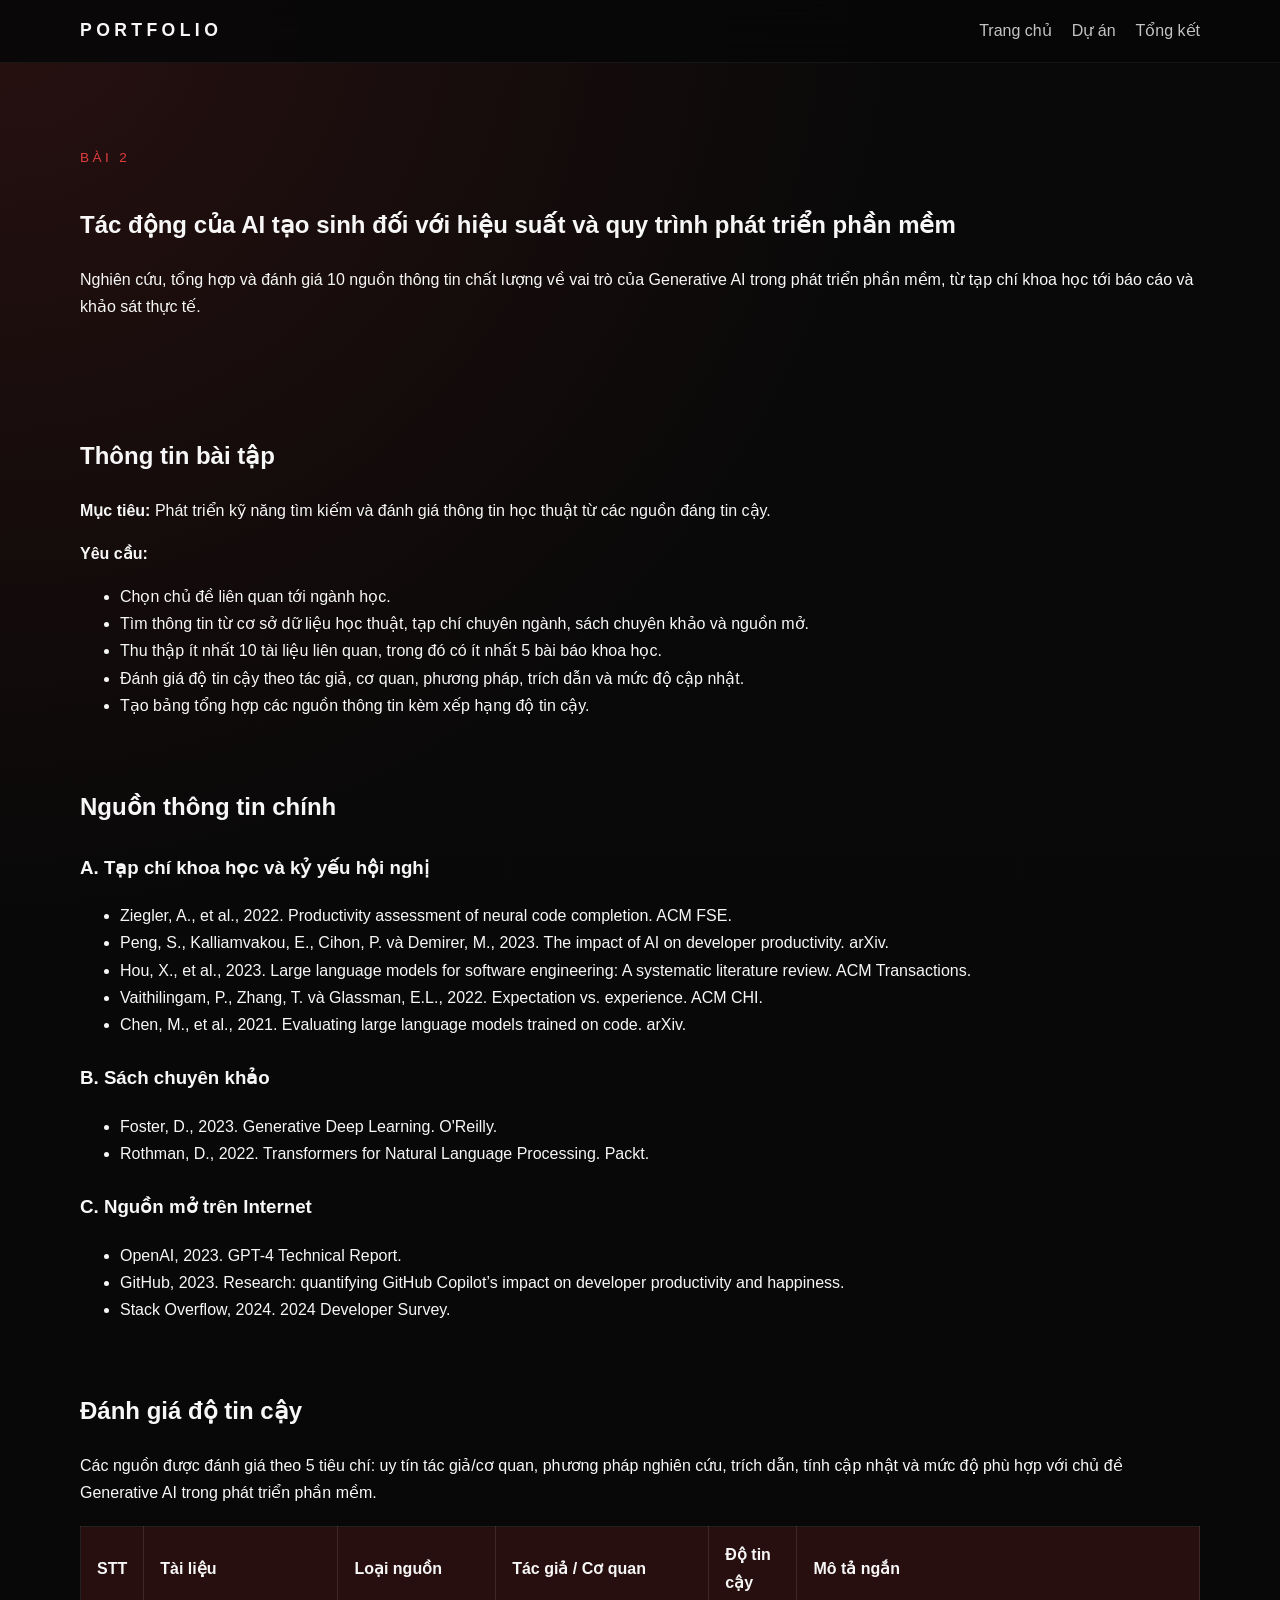
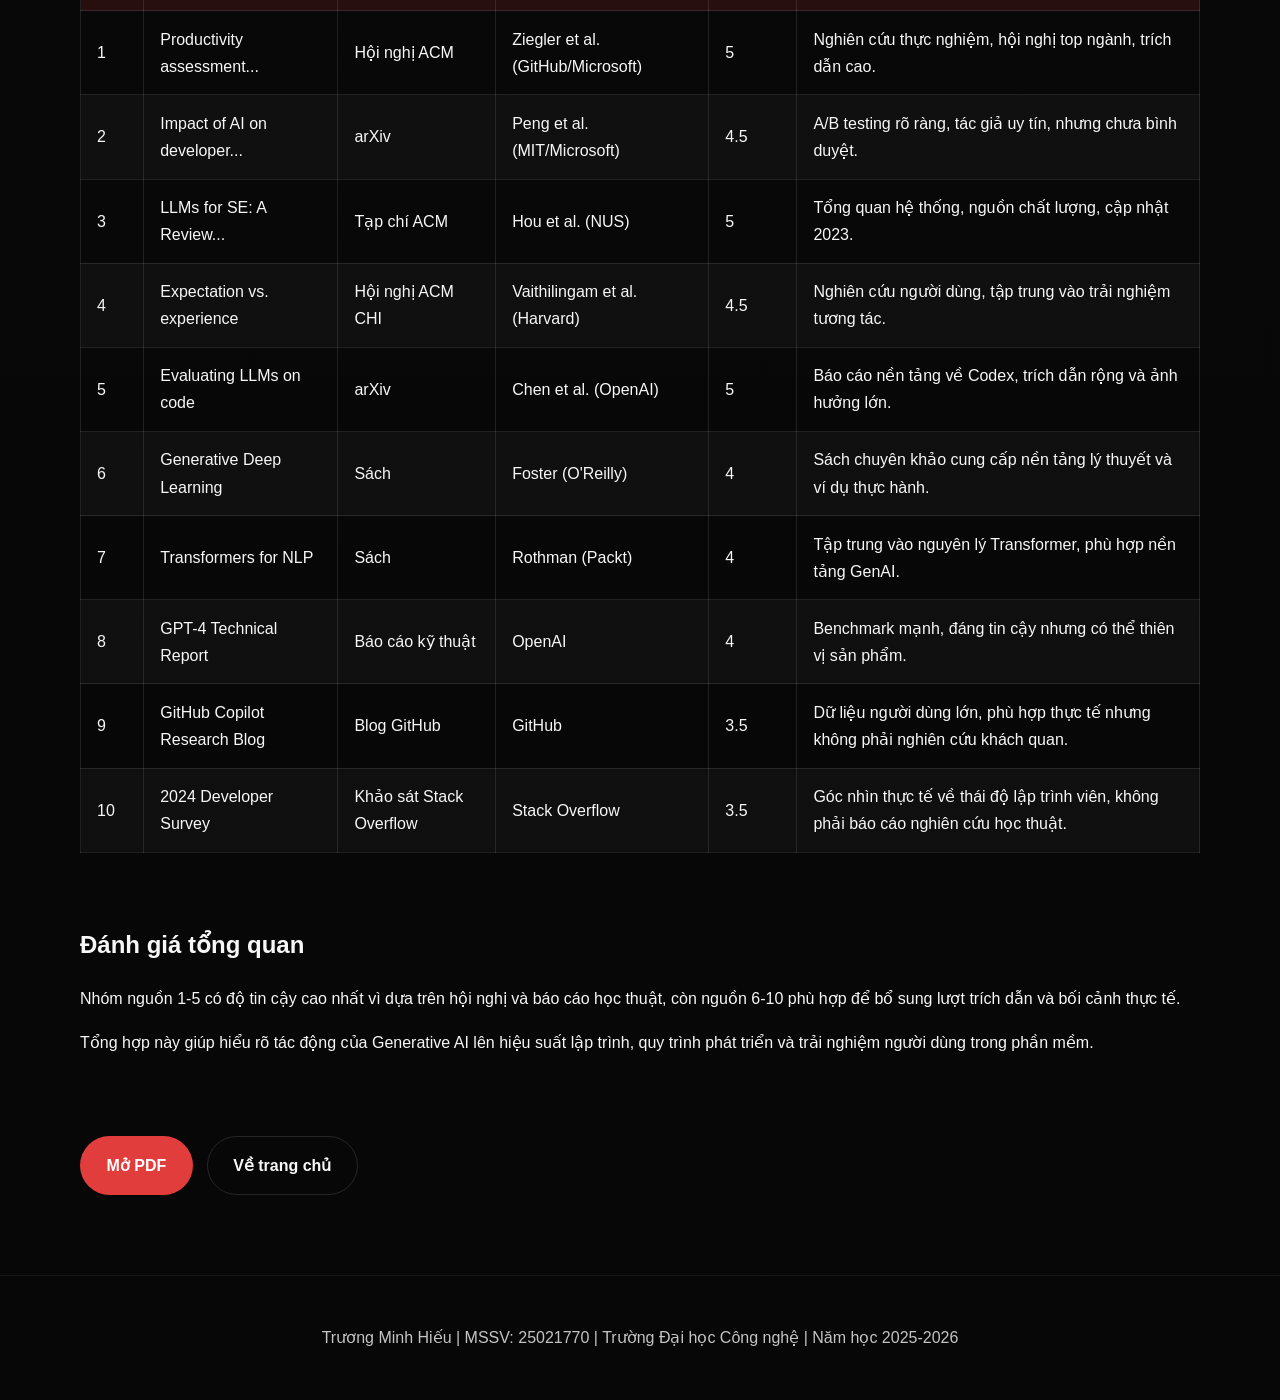
<file: portfolio/pages/bai2.html>
<!DOCTYPE html>
<html lang="vi">
  <head>
    <meta charset="UTF-8" />
    <meta name="viewport" content="width=device-width, initial-scale=1.0" />
    <title>Bài 2 - Tìm kiếm học thuật | Portfolio</title>
    <meta
      name="description"
      content="Bài 2 trình bày quy trình tìm kiếm và đánh giá thông tin học thuật với tiêu chí nguồn tin."
    />
    <meta property="og:title" content="Bài 2 - Tìm kiếm học thuật" />
    <meta
      property="og:description"
      content="Nội dung bài 2: từ khóa tìm kiếm, tiêu chí đánh giá nguồn và tổng hợp tài liệu học thuật."
    />
    <link rel="icon" href="../images/favicon.svg" type="image/svg+xml" />
    <link rel="stylesheet" href="../css/style.css" />
  </head>
  <body>
    <header class="site-header">
      <div class="container header-inner">
        <a class="brand" href="../index.html">Portfolio</a>
        <button class="nav-toggle" aria-label="Mở menu" aria-expanded="false">
          <span></span>
          <span></span>
          <span></span>
        </button>
        <nav class="nav" aria-label="Điều hướng chính">
          <ul class="nav-list">
            <li><a class="nav-link" href="../index.html">Trang chủ</a></li>
            <li><a class="nav-link" href="../index.html#projects">Dự án</a></li>
            <li><a class="nav-link" href="tong-ket.html">Tổng kết</a></li>
          </ul>
        </nav>
      </div>
    </header>
    <main>
      <section class="assignment-intro section">
        <div class="container">
          <span class="eyebrow">Bài 2</span>
          <h1>Tác động của AI tạo sinh đối với hiệu suất và quy trình phát triển phần mềm</h1>
          <p>
            Nghiên cứu, tổng hợp và đánh giá 10 nguồn thông tin chất lượng về vai trò của Generative AI
            trong phát triển phần mềm, từ tạp chí khoa học tới báo cáo và khảo sát thực tế.
          </p>
        </div>
      </section>

      <section class="section">
        <div class="container assignment-body">
          <div>
            <h2>Thông tin bài tập</h2>
            <p><strong>Mục tiêu:</strong> Phát triển kỹ năng tìm kiếm và đánh giá thông tin học thuật từ các nguồn đáng tin cậy.</p>
            <p><strong>Yêu cầu:</strong></p>
            <ul>
              <li>Chọn chủ đề liên quan tới ngành học.</li>
              <li>Tìm thông tin từ cơ sở dữ liệu học thuật, tạp chí chuyên ngành, sách chuyên khảo và nguồn mở.</li>
              <li>Thu thập ít nhất 10 tài liệu liên quan, trong đó có ít nhất 5 bài báo khoa học.</li>
              <li>Đánh giá độ tin cậy theo tác giả, cơ quan, phương pháp, trích dẫn và mức độ cập nhật.</li>
              <li>Tạo bảng tổng hợp các nguồn thông tin kèm xếp hạng độ tin cậy.</li>
            </ul>
          </div>

          <div>
            <h2>Nguồn thông tin chính</h2>
            <div class="source-group">
              <h3>A. Tạp chí khoa học và kỷ yếu hội nghị</h3>
              <ul>
                <li>Ziegler, A., et al., 2022. Productivity assessment of neural code completion. ACM FSE.</li>
                <li>Peng, S., Kalliamvakou, E., Cihon, P. và Demirer, M., 2023. The impact of AI on developer productivity. arXiv.</li>
                <li>Hou, X., et al., 2023. Large language models for software engineering: A systematic literature review. ACM Transactions.</li>
                <li>Vaithilingam, P., Zhang, T. và Glassman, E.L., 2022. Expectation vs. experience. ACM CHI.</li>
                <li>Chen, M., et al., 2021. Evaluating large language models trained on code. arXiv.</li>
              </ul>
            </div>
            <div class="source-group">
              <h3>B. Sách chuyên khảo</h3>
              <ul>
                <li>Foster, D., 2023. Generative Deep Learning. O'Reilly.</li>
                <li>Rothman, D., 2022. Transformers for Natural Language Processing. Packt.</li>
              </ul>
            </div>
            <div class="source-group">
              <h3>C. Nguồn mở trên Internet</h3>
              <ul>
                <li>OpenAI, 2023. GPT-4 Technical Report.</li>
                <li>GitHub, 2023. Research: quantifying GitHub Copilot’s impact on developer productivity and happiness.</li>
                <li>Stack Overflow, 2024. 2024 Developer Survey.</li>
              </ul>
            </div>
          </div>

          <div>
            <h2>Đánh giá độ tin cậy</h2>
            <p>
              Các nguồn được đánh giá theo 5 tiêu chí: uy tín tác giả/cơ quan, phương pháp nghiên cứu, trích dẫn,
              tính cập nhật và mức độ phù hợp với chủ đề Generative AI trong phát triển phần mềm.
            </p>
            <div class="data-table-wrapper">
              <table class="data-table">
                <thead>
                  <tr>
                    <th>STT</th>
                    <th>Tài liệu</th>
                    <th>Loại nguồn</th>
                    <th>Tác giả / Cơ quan</th>
                    <th>Độ tin cậy</th>
                    <th>Mô tả ngắn</th>
                  </tr>
                </thead>
                <tbody>
                  <tr>
                    <td>1</td>
                    <td>Productivity assessment...</td>
                    <td>Hội nghị ACM</td>
                    <td>Ziegler et al. (GitHub/Microsoft)</td>
                    <td>5</td>
                    <td>Nghiên cứu thực nghiệm, hội nghị top ngành, trích dẫn cao.</td>
                  </tr>
                  <tr>
                    <td>2</td>
                    <td>Impact of AI on developer...</td>
                    <td>arXiv</td>
                    <td>Peng et al. (MIT/Microsoft)</td>
                    <td>4.5</td>
                    <td>A/B testing rõ ràng, tác giả uy tín, nhưng chưa bình duyệt.</td>
                  </tr>
                  <tr>
                    <td>3</td>
                    <td>LLMs for SE: A Review...</td>
                    <td>Tạp chí ACM</td>
                    <td>Hou et al. (NUS)</td>
                    <td>5</td>
                    <td>Tổng quan hệ thống, nguồn chất lượng, cập nhật 2023.</td>
                  </tr>
                  <tr>
                    <td>4</td>
                    <td>Expectation vs. experience</td>
                    <td>Hội nghị ACM CHI</td>
                    <td>Vaithilingam et al. (Harvard)</td>
                    <td>4.5</td>
                    <td>Nghiên cứu người dùng, tập trung vào trải nghiệm tương tác.</td>
                  </tr>
                  <tr>
                    <td>5</td>
                    <td>Evaluating LLMs on code</td>
                    <td>arXiv</td>
                    <td>Chen et al. (OpenAI)</td>
                    <td>5</td>
                    <td>Báo cáo nền tảng về Codex, trích dẫn rộng và ảnh hưởng lớn.</td>
                  </tr>
                  <tr>
                    <td>6</td>
                    <td>Generative Deep Learning</td>
                    <td>Sách</td>
                    <td>Foster (O'Reilly)</td>
                    <td>4</td>
                    <td>Sách chuyên khảo cung cấp nền tảng lý thuyết và ví dụ thực hành.</td>
                  </tr>
                  <tr>
                    <td>7</td>
                    <td>Transformers for NLP</td>
                    <td>Sách</td>
                    <td>Rothman (Packt)</td>
                    <td>4</td>
                    <td>Tập trung vào nguyên lý Transformer, phù hợp nền tảng GenAI.</td>
                  </tr>
                  <tr>
                    <td>8</td>
                    <td>GPT-4 Technical Report</td>
                    <td>Báo cáo kỹ thuật</td>
                    <td>OpenAI</td>
                    <td>4</td>
                    <td>Benchmark mạnh, đáng tin cậy nhưng có thể thiên vị sản phẩm.</td>
                  </tr>
                  <tr>
                    <td>9</td>
                    <td>GitHub Copilot Research Blog</td>
                    <td>Blog GitHub</td>
                    <td>GitHub</td>
                    <td>3.5</td>
                    <td>Dữ liệu người dùng lớn, phù hợp thực tế nhưng không phải nghiên cứu khách quan.</td>
                  </tr>
                  <tr>
                    <td>10</td>
                    <td>2024 Developer Survey</td>
                    <td>Khảo sát Stack Overflow</td>
                    <td>Stack Overflow</td>
                    <td>3.5</td>
                    <td>Góc nhìn thực tế về thái độ lập trình viên, không phải báo cáo nghiên cứu học thuật.</td>
                  </tr>
                </tbody>
              </table>
            </div>
          </div>

          <div>
            <h2>Đánh giá tổng quan</h2>
            <p>
              Nhóm nguồn 1-5 có độ tin cậy cao nhất vì dựa trên hội nghị và báo cáo học thuật, còn
              nguồn 6-10 phù hợp để bổ sung lượt trích dẫn và bối cảnh thực tế.
            </p>
            <p>
              Tổng hợp này giúp hiểu rõ tác động của Generative AI lên hiệu suất lập trình, quy trình
              phát triển và trải nghiệm người dùng trong phần mềm.
            </p>
          </div>

          <div class="project-actions" style="margin-top: 2rem;">
            <a class="btn btn-primary" href="../files/bai2.pdf" target="_blank" rel="noreferrer noopener">Mở PDF</a>
            <a class="btn btn-secondary" href="../index.html">Về trang chủ</a>
          </div>
        </div>
      </section>
    </main>
    <a class="back-to-top" href="../index.html#home" aria-label="Quay về đầu trang">↑</a>
    <footer class="site-footer">
      <div class="container footer-inner">
        <p>Trương Minh Hiếu | MSSV: 25021770 | Trường Đại học Công nghệ | Năm học 2025-2026</p>
      </div>
    </footer>
    <script src="../js/script.js"></script>
  </body>
</html>
</file>
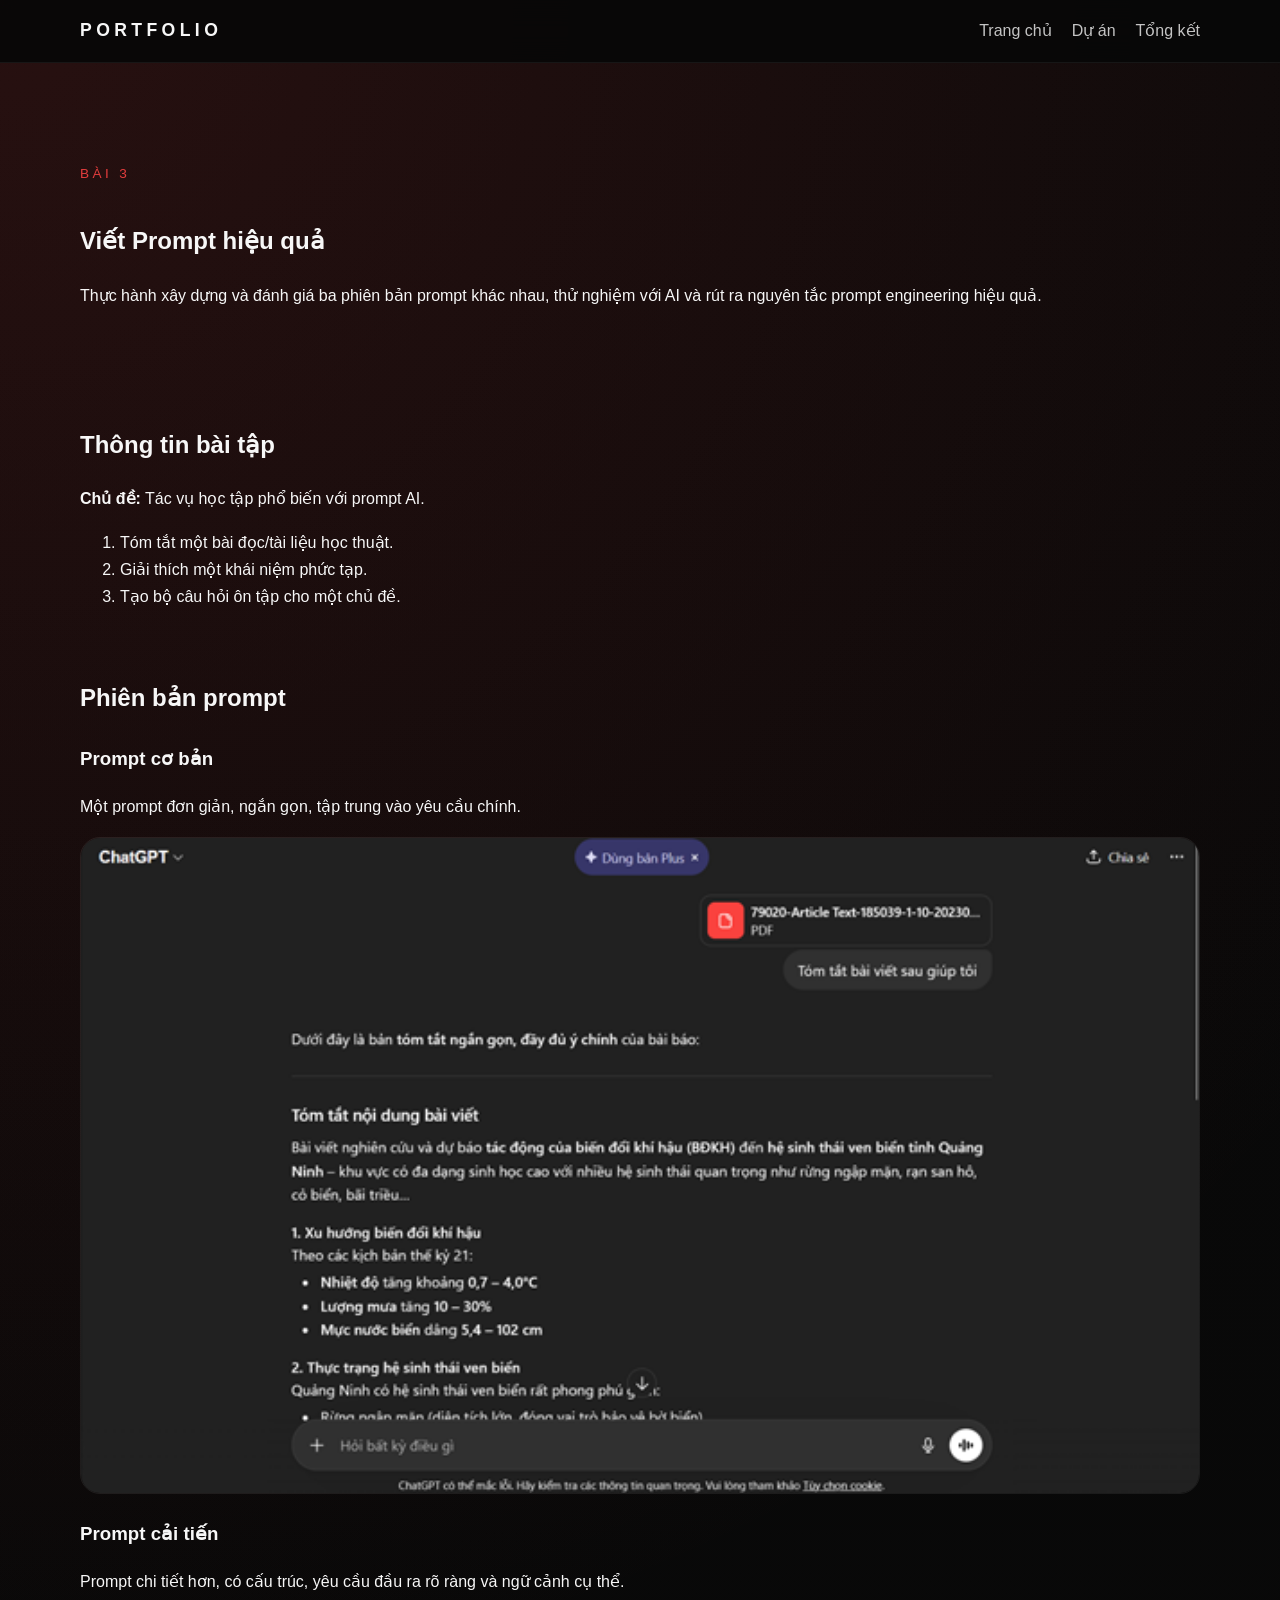
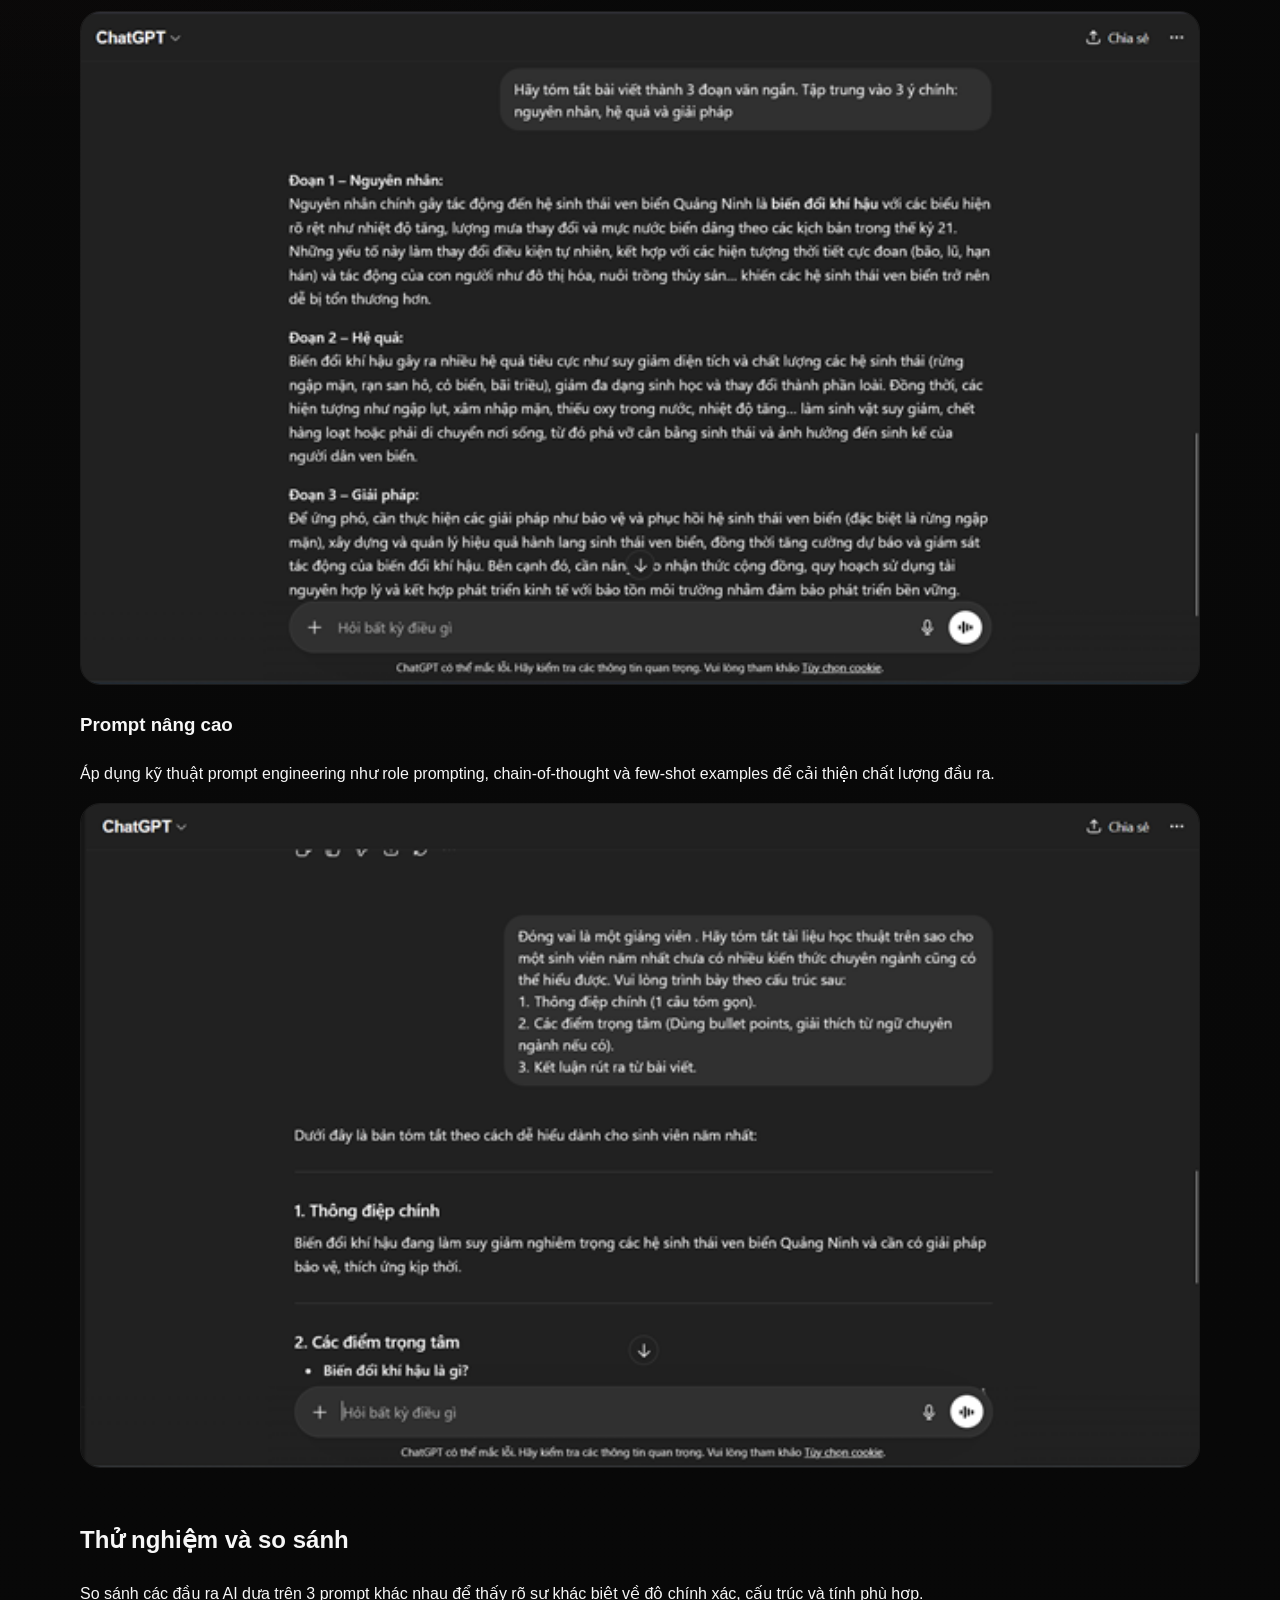
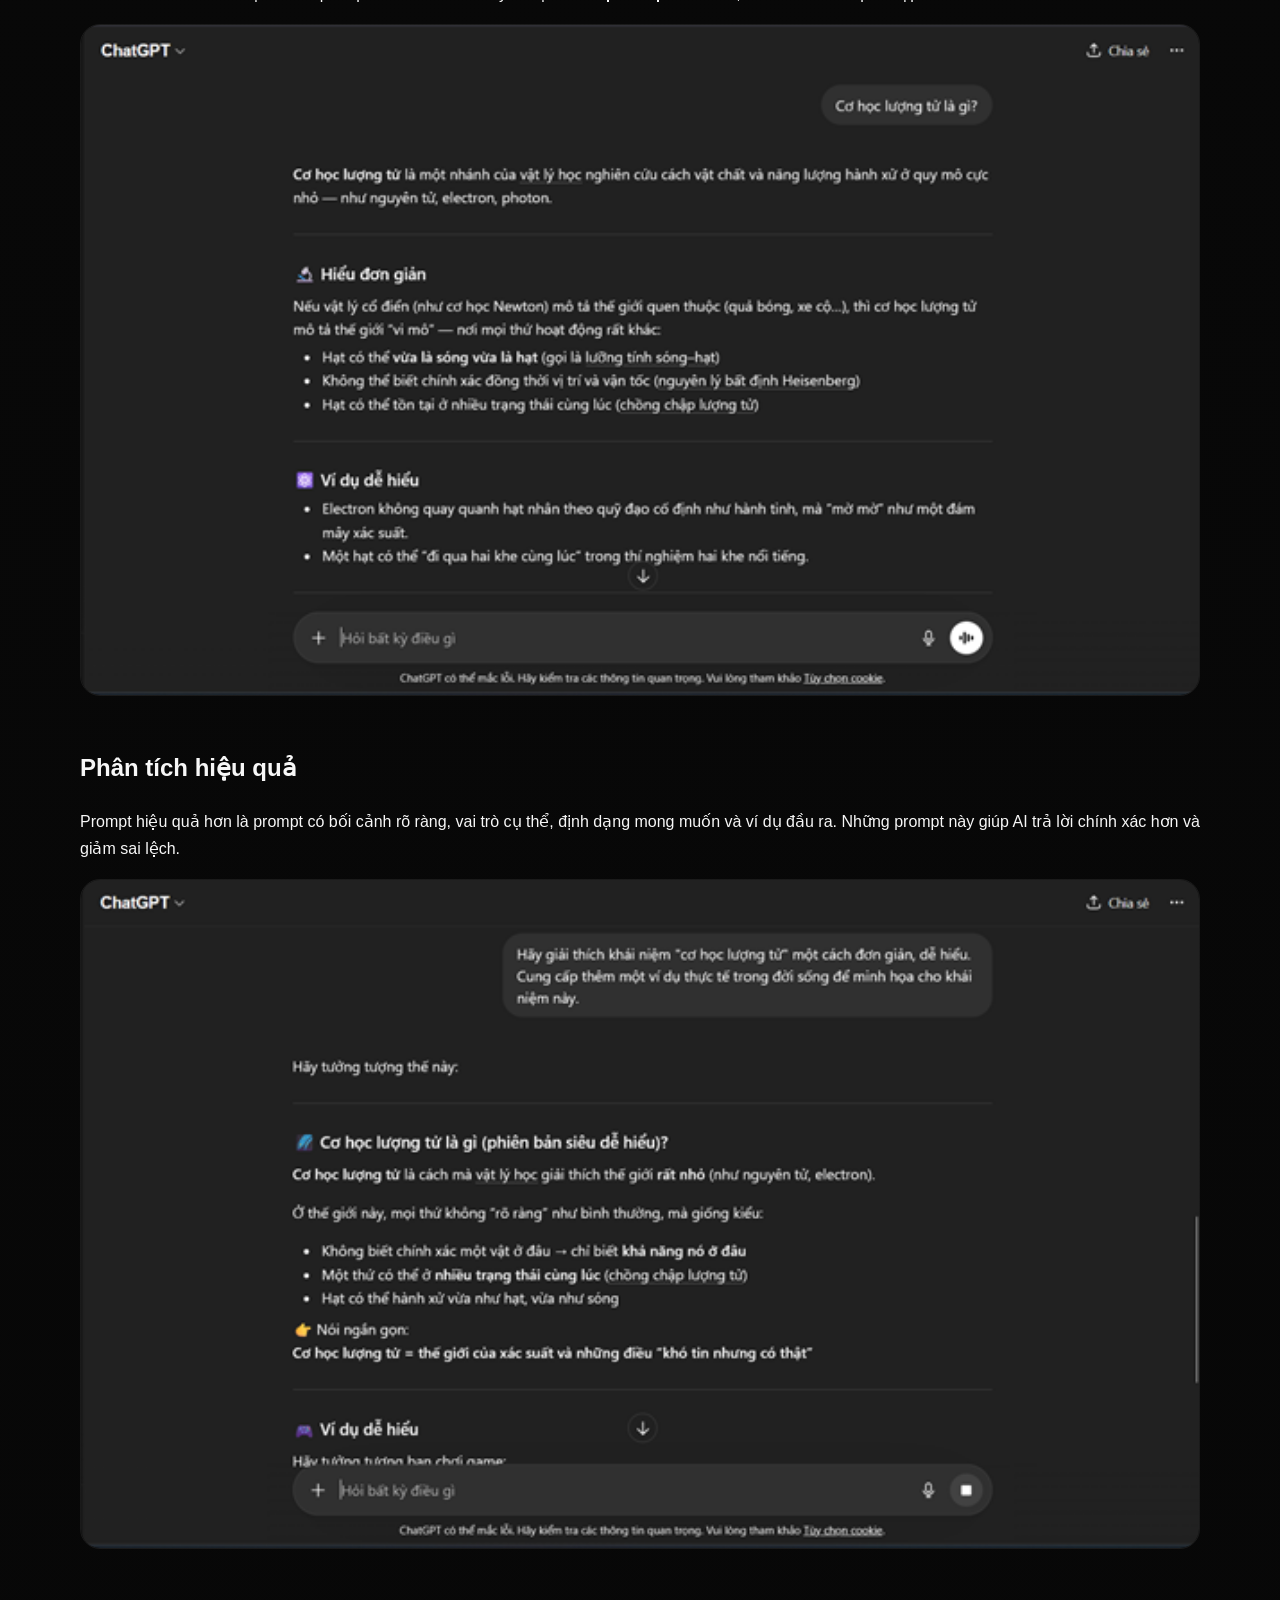
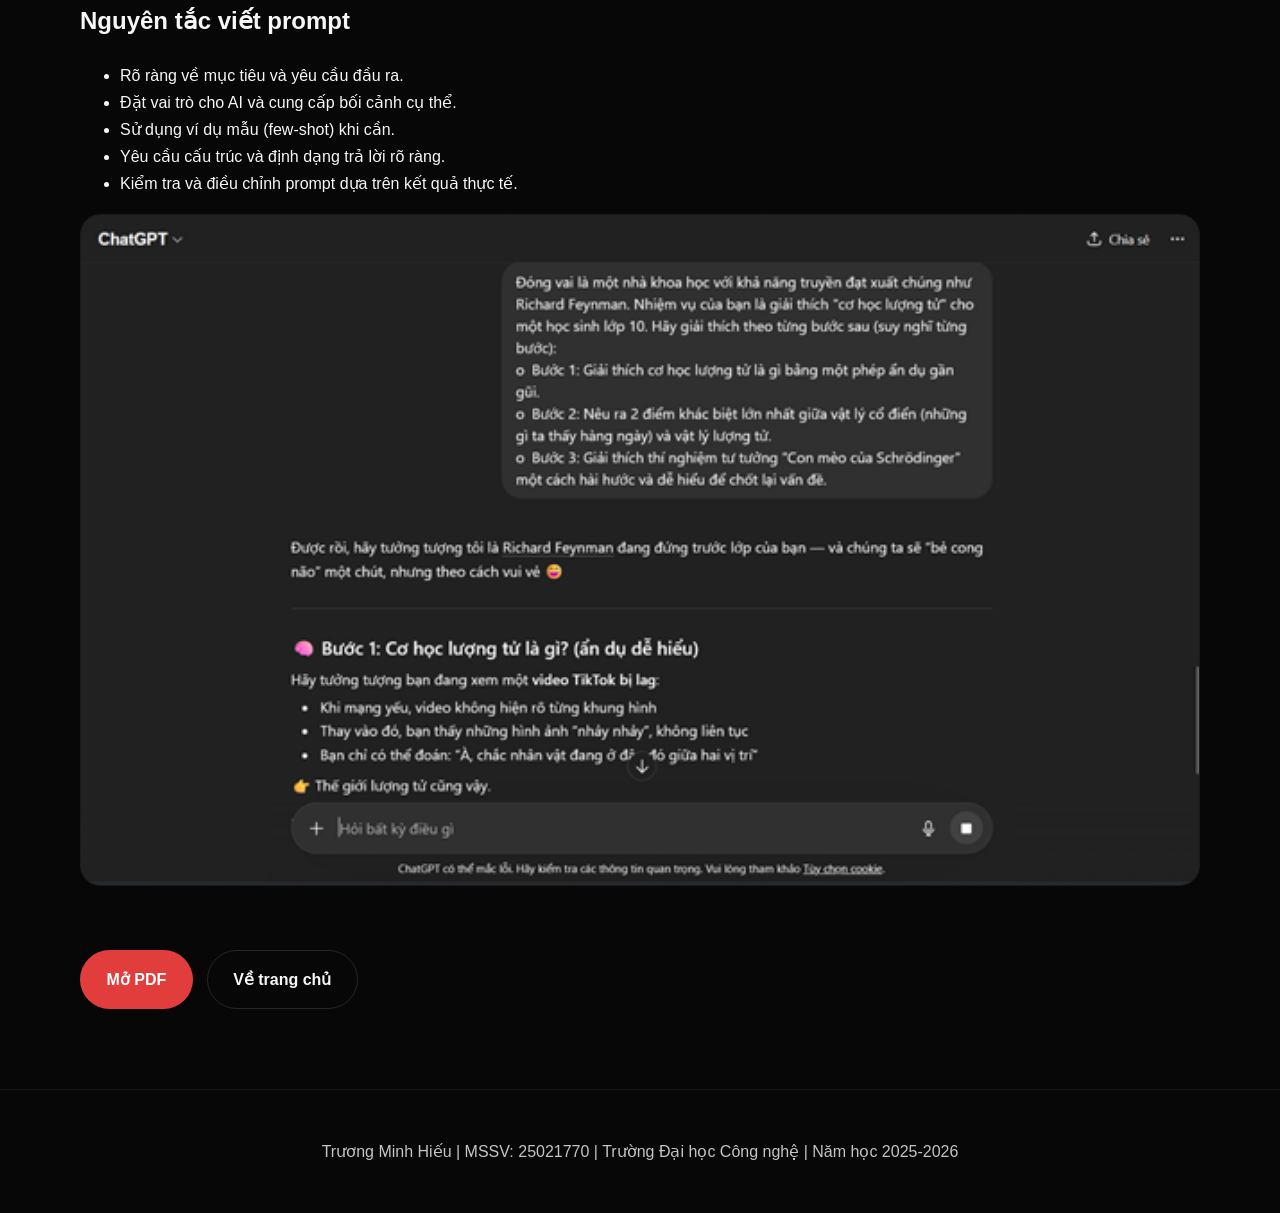
<file: portfolio/pages/bai3.html>
<!DOCTYPE html>
<html lang="vi">
  <head>
    <meta charset="UTF-8" />
    <meta name="viewport" content="width=device-width, initial-scale=1.0" />
    <title>Bài 3 - Viết Prompt hiệu quả | Portfolio</title>
    <meta
      name="description"
      content="Bài 3 so sánh prompt ban đầu và prompt cải tiến, giải thích cách tối ưu hóa yêu cầu AI."
    />
    <meta property="og:title" content="Bài 3 - Viết Prompt hiệu quả" />
    <meta
      property="og:description"
      content="Nội dung bài 3: vai trò prompt, phân tích khác biệt và cách đưa yêu cầu rõ ràng cho AI."
    />
    <link rel="icon" href="../images/favicon.svg" type="image/svg+xml" />
    <link rel="stylesheet" href="../css/style.css" />
  </head>
  <body>
    <header class="site-header">
      <div class="container header-inner">
        <a class="brand" href="../index.html">Portfolio</a>
        <button class="nav-toggle" aria-label="Mở menu" aria-expanded="false">
          <span></span>
          <span></span>
          <span></span>
        </button>
        <nav class="nav" aria-label="Điều hướng chính">
          <ul class="nav-list">
            <li><a class="nav-link" href="../index.html">Trang chủ</a></li>
            <li><a class="nav-link" href="../index.html#projects">Dự án</a></li>
            <li><a class="nav-link" href="tong-ket.html">Tổng kết</a></li>
          </ul>
        </nav>
      </div>
    </header>
    <main class="assignment-page">
      <section class="assignment-intro section">
        <div class="container">
          <span class="eyebrow">Bài 3</span>
          <h1>Viết Prompt hiệu quả</h1>
          <p>
            Thực hành xây dựng và đánh giá ba phiên bản prompt khác nhau, thử nghiệm với AI và rút ra
            nguyên tắc prompt engineering hiệu quả.
          </p>
        </div>
      </section>

      <section class="section">
        <div class="container assignment-body">
          <div>
            <h2>Thông tin bài tập</h2>
            <p><strong>Chủ đề:</strong> Tác vụ học tập phổ biến với prompt AI.</p>
            <ol>
              <li>Tóm tắt một bài đọc/tài liệu học thuật.</li>
              <li>Giải thích một khái niệm phức tạp.</li>
              <li>Tạo bộ câu hỏi ôn tập cho một chủ đề.</li>
            </ol>
          </div>

          <div>
            <h2>Phiên bản prompt</h2>
            <div class="source-group">
              <h3>Prompt cơ bản</h3>
              <p>Một prompt đơn giản, ngắn gọn, tập trung vào yêu cầu chính.</p>
              <div class="image-grid">
                <img src="../images/assignments/bai3/Picture1.png" alt="Prompt cơ bản" loading="lazy" />
              </div>
            </div>
            <div class="source-group">
              <h3>Prompt cải tiến</h3>
              <p>Prompt chi tiết hơn, có cấu trúc, yêu cầu đầu ra rõ ràng và ngữ cảnh cụ thể.</p>
              <div class="image-grid">
                <img src="../images/assignments/bai3/Picture4.png" alt="Prompt cải tiến" loading="lazy" />
              </div>
            </div>
            <div class="source-group">
              <h3>Prompt nâng cao</h3>
              <p>
                Áp dụng kỹ thuật prompt engineering như role prompting, chain-of-thought và few-shot
                examples để cải thiện chất lượng đầu ra.
              </p>
              <div class="image-grid">
                <img src="../images/assignments/bai3/Picture5.png" alt="Prompt nâng cao" loading="lazy" />
              </div>
            </div>
          </div>

          <div>
            <h2>Thử nghiệm và so sánh</h2>
            <p>
              So sánh các đầu ra AI dựa trên 3 prompt khác nhau để thấy rõ sự khác biệt về độ chính xác,
              cấu trúc và tính phù hợp.
            </p>
            <div class="image-grid">
              <img src="../images/assignments/bai3/Picture8.png" alt="Kết quả thử nghiệm" loading="lazy" />
            </div>
          </div>

          <div>
            <h2>Phân tích hiệu quả</h2>
            <p>
              Prompt hiệu quả hơn là prompt có bối cảnh rõ ràng, vai trò cụ thể, định dạng mong muốn và
              ví dụ đầu ra. Những prompt này giúp AI trả lời chính xác hơn và giảm sai lệch.
            </p>
            <div class="image-grid">
              <img src="../images/assignments/bai3/Picture11.png" alt="Phân tích prompt" loading="lazy" />
            </div>
          </div>

          <div>
            <h2>Nguyên tắc viết prompt</h2>
            <ul>
              <li>Rõ ràng về mục tiêu và yêu cầu đầu ra.</li>
              <li>Đặt vai trò cho AI và cung cấp bối cảnh cụ thể.</li>
              <li>Sử dụng ví dụ mẫu (few-shot) khi cần.</li>
              <li>Yêu cầu cấu trúc và định dạng trả lời rõ ràng.</li>
              <li>Kiểm tra và điều chỉnh prompt dựa trên kết quả thực tế.</li>
            </ul>
            <div class="image-grid">
              <img src="../images/assignments/bai3/Picture14.png" alt="Lời khuyên viết prompt" loading="lazy" />
            </div>
          </div>

          <div class="project-actions" style="margin-top: 2rem;">
            <a class="btn btn-primary" href="../files/bai3.pdf" target="_blank" rel="noreferrer noopener">Mở PDF</a>
            <a class="btn btn-secondary" href="../index.html">Về trang chủ</a>
          </div>
        </div>
      </section>
    </main>
    <a class="back-to-top" href="../index.html#home" aria-label="Quay về đầu trang">↑</a>
    <footer class="site-footer">
      <div class="container footer-inner">
        <p>Trương Minh Hiếu | MSSV: 25021770 | Trường Đại học Công nghệ | Năm học 2025-2026</p>
      </div>
    </footer>
    <script src="../js/script.js"></script>
  </body>
</html>
</file>
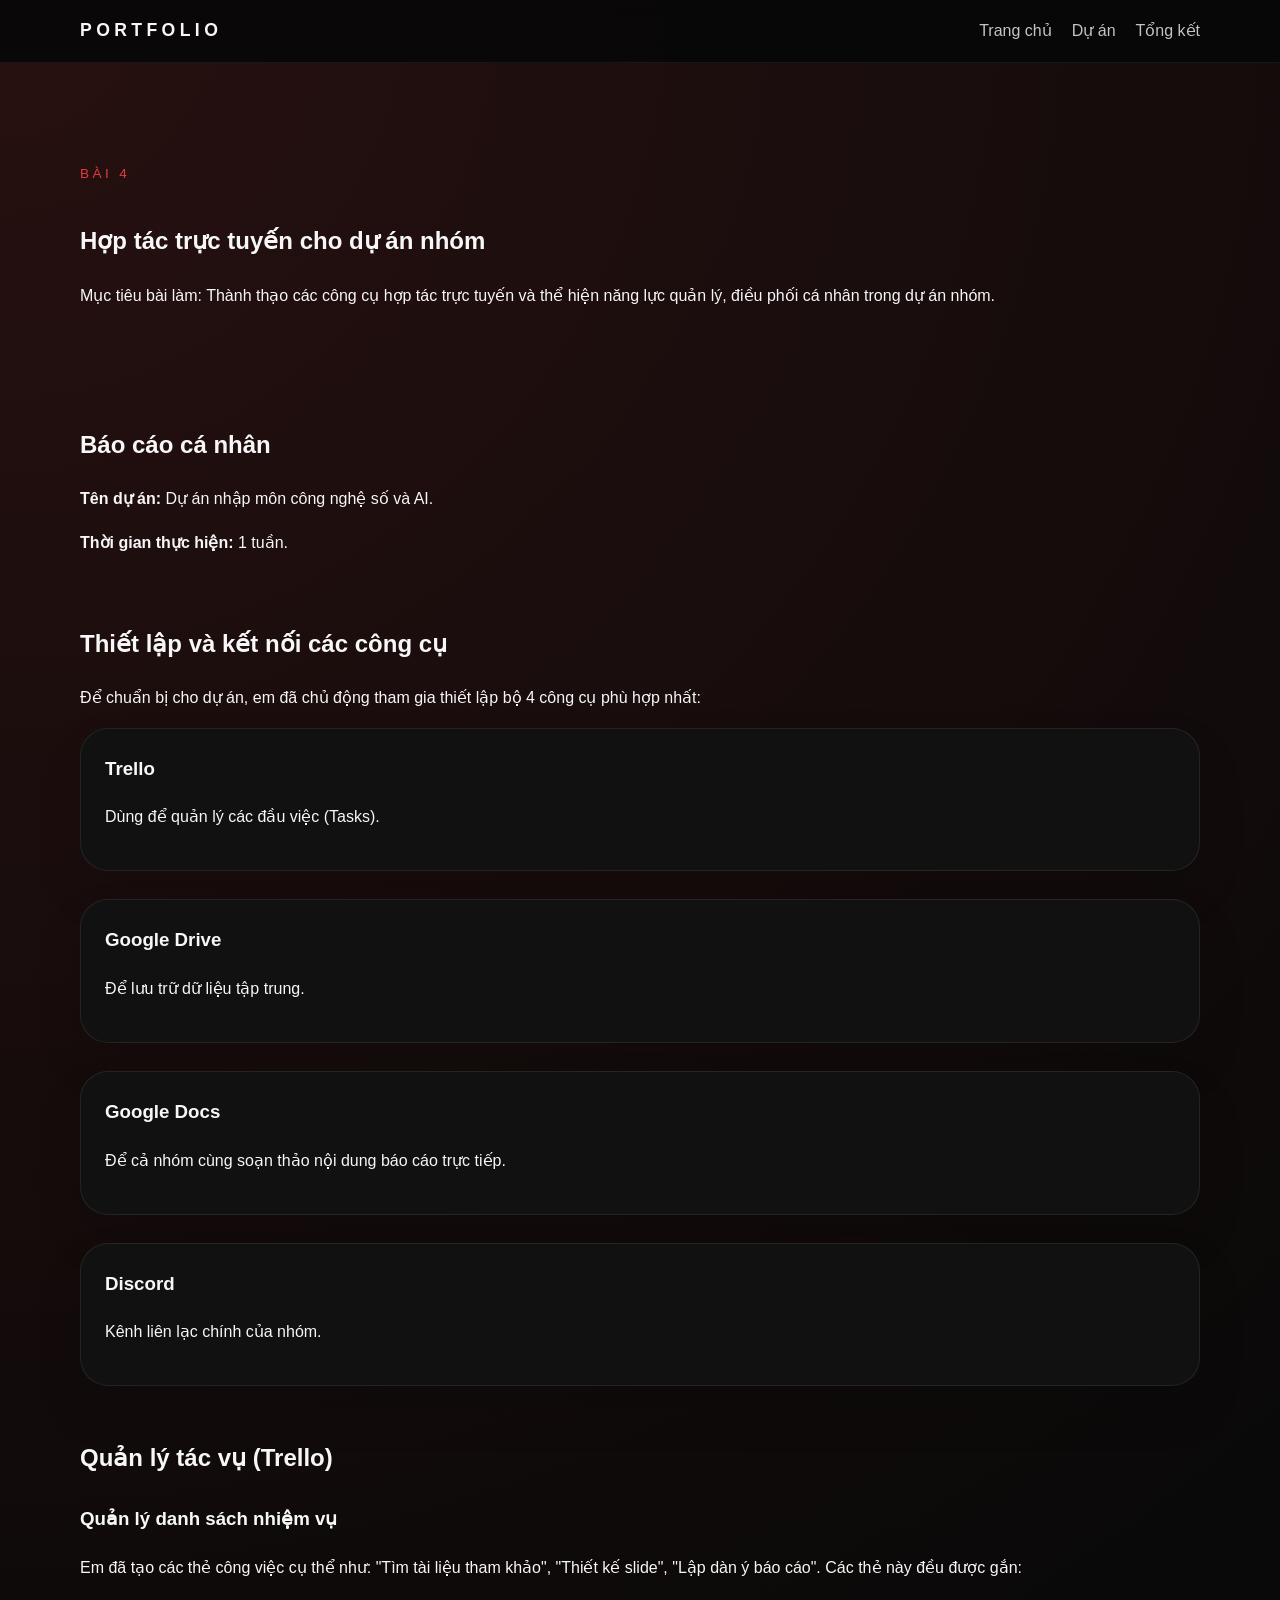
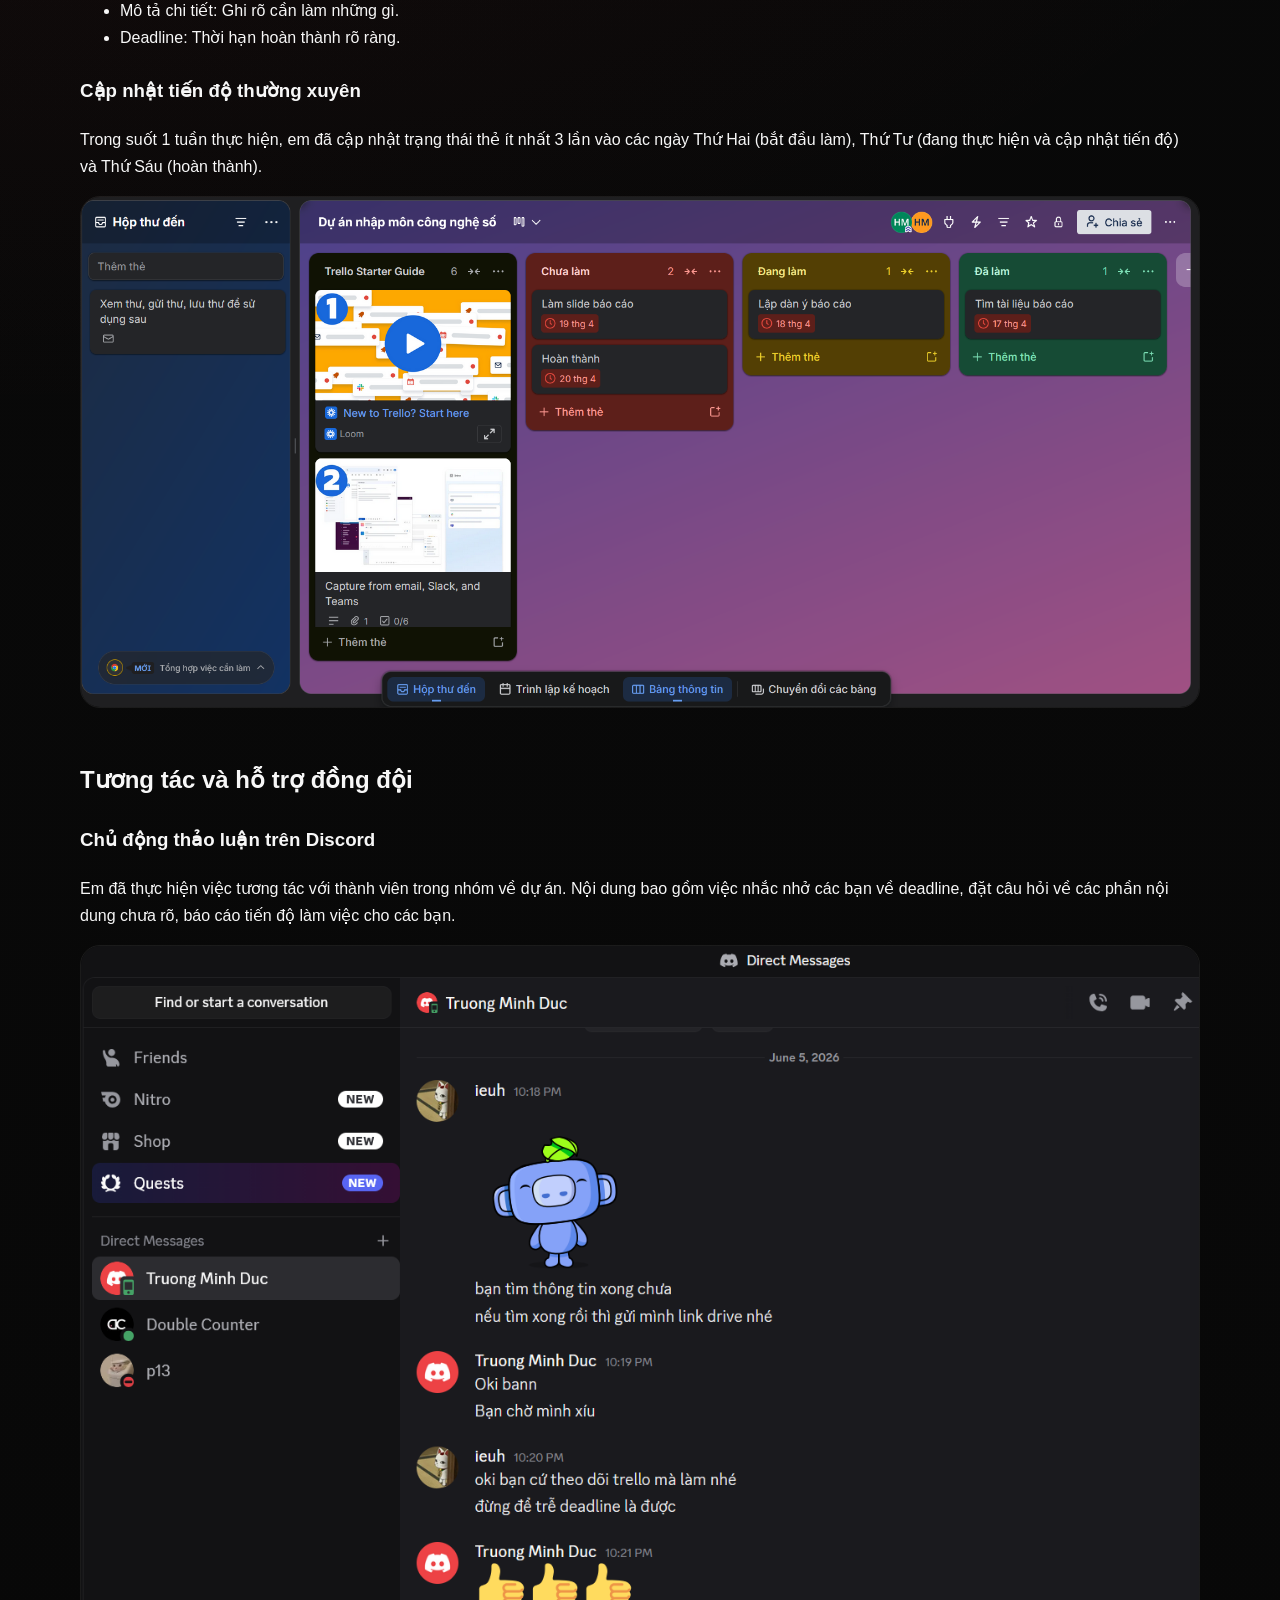
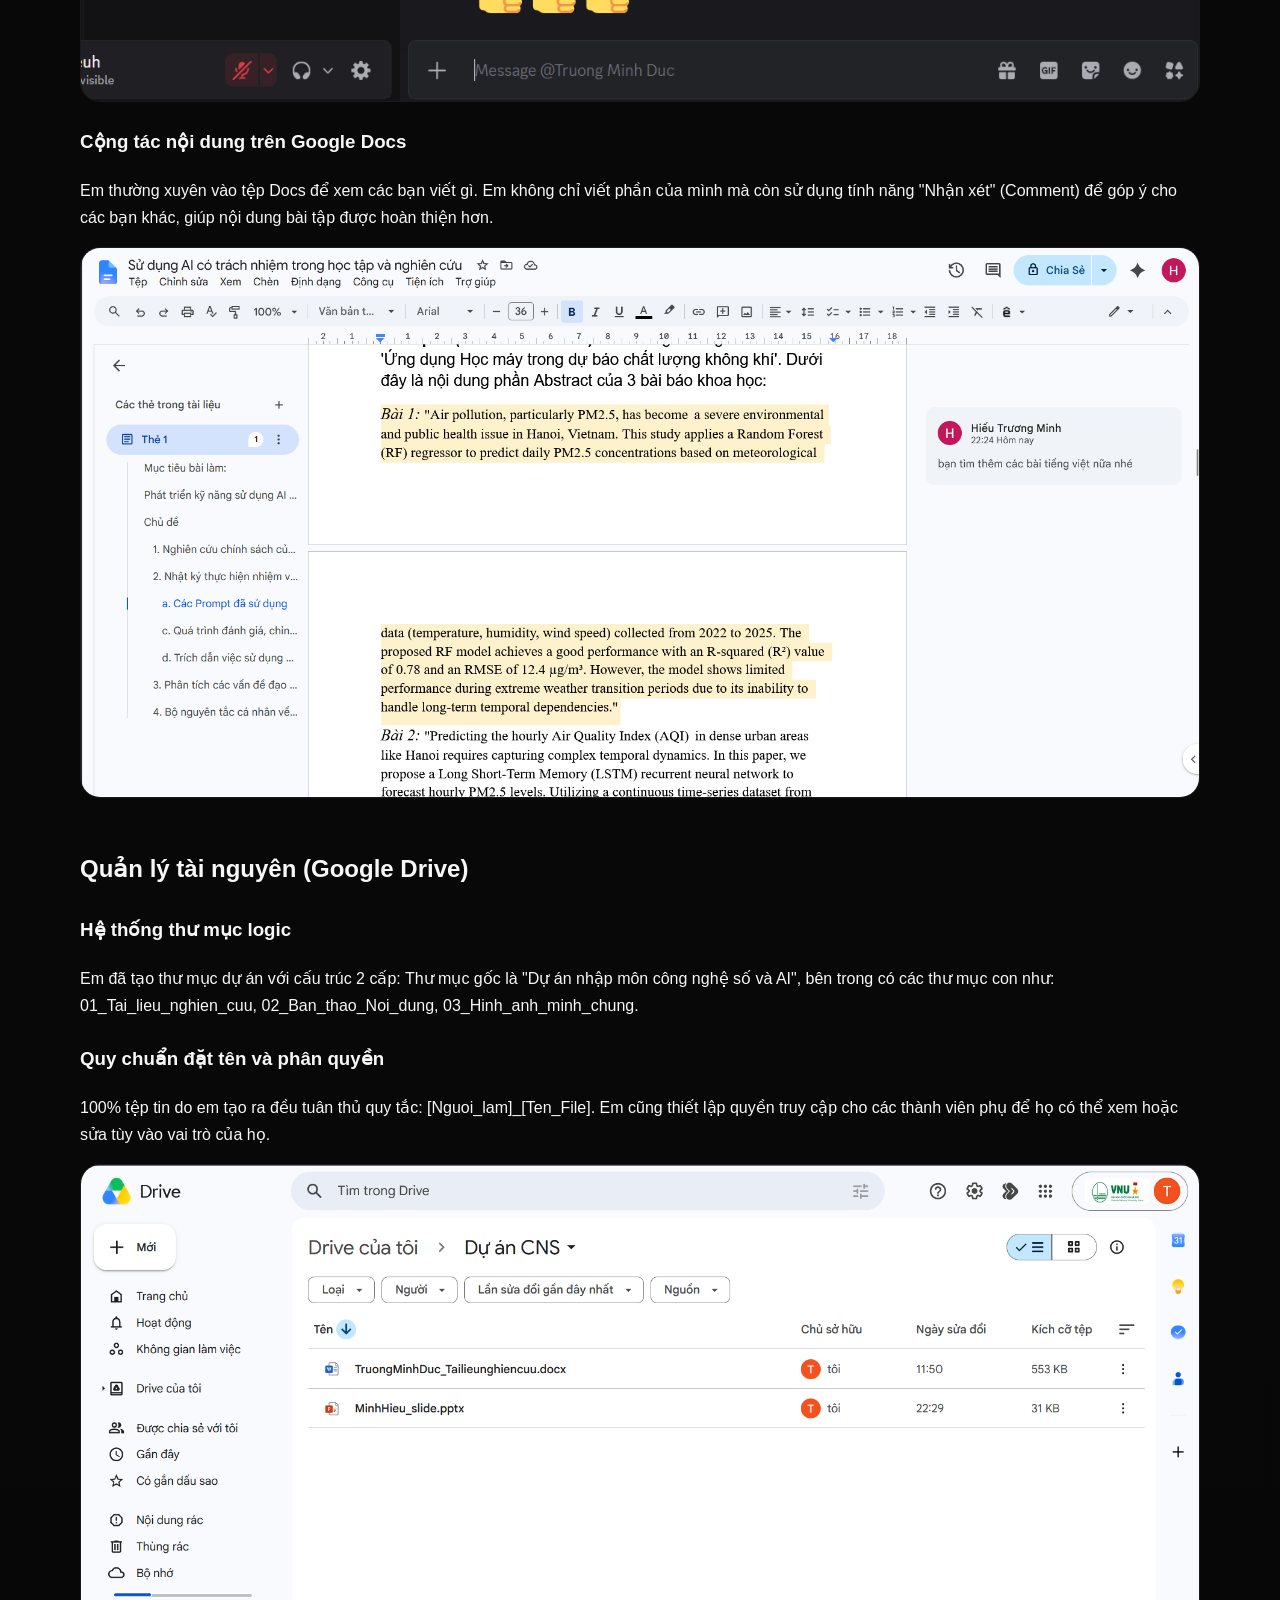
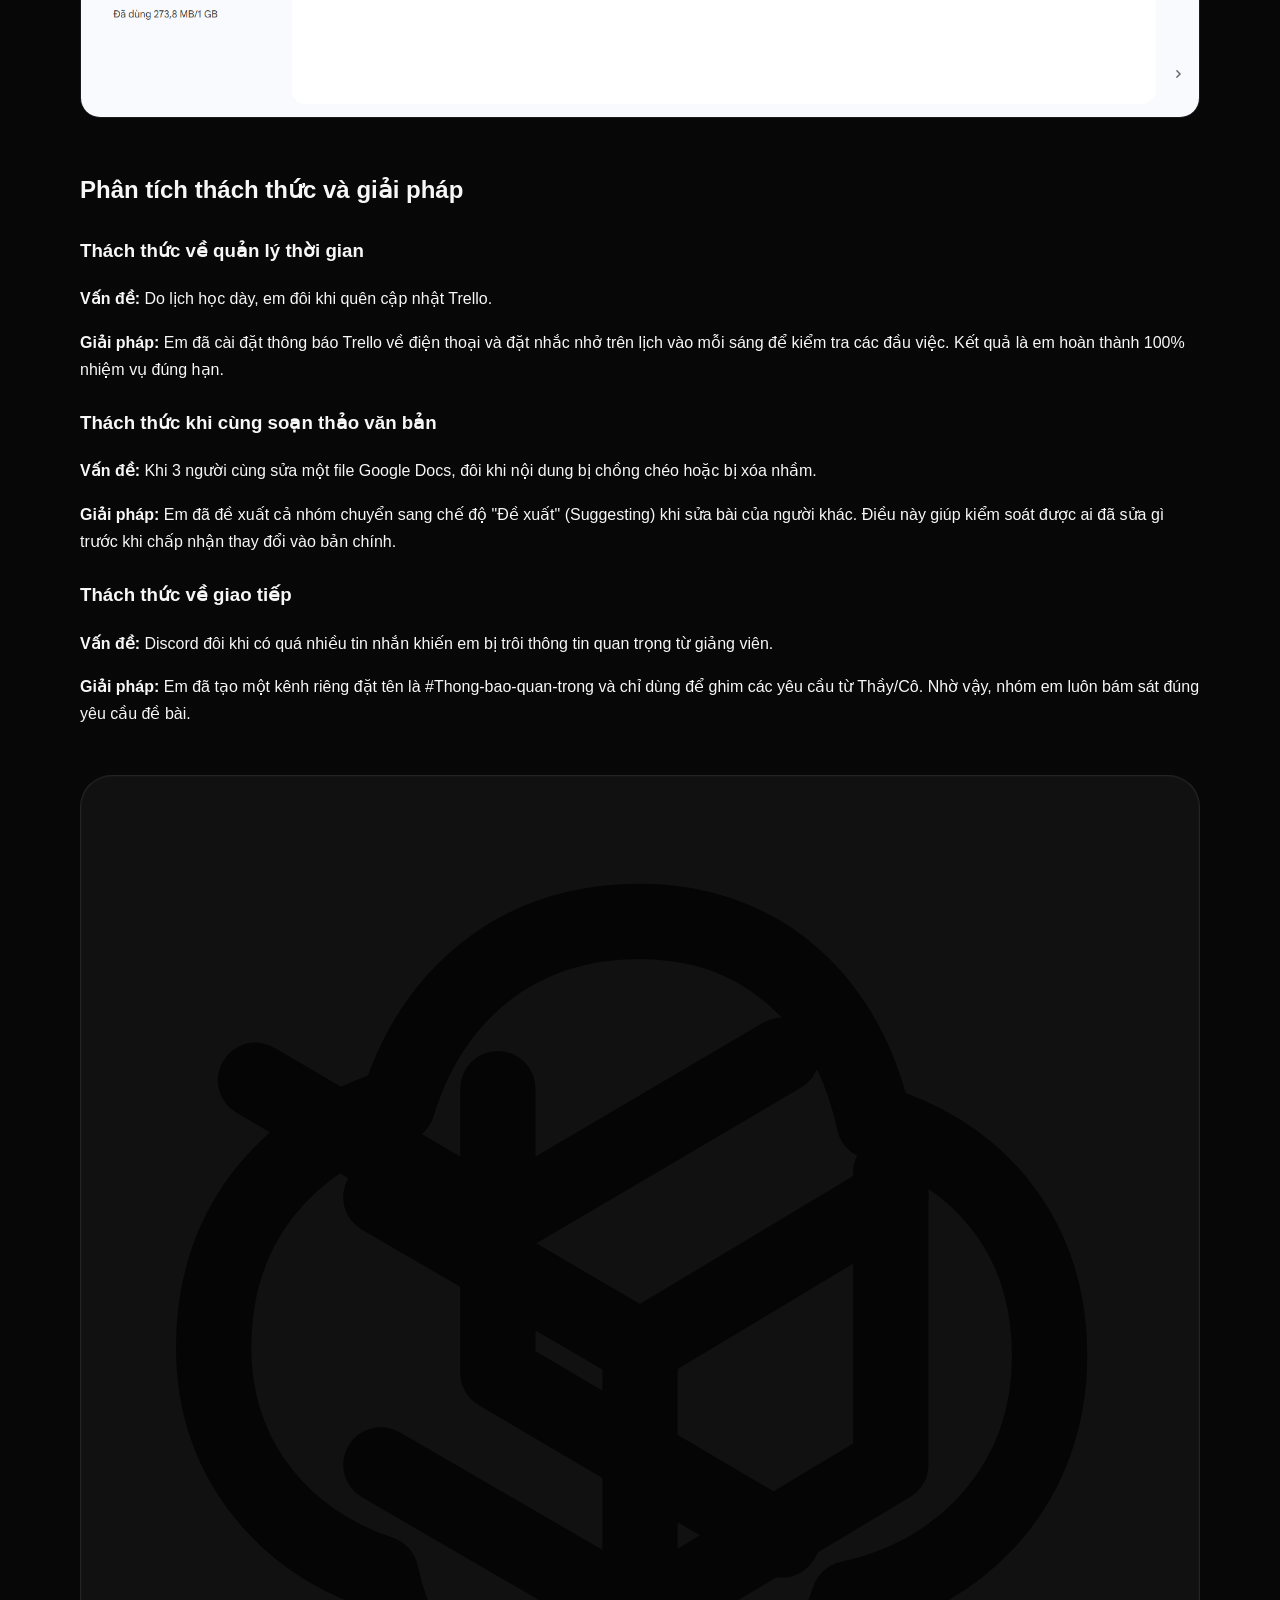
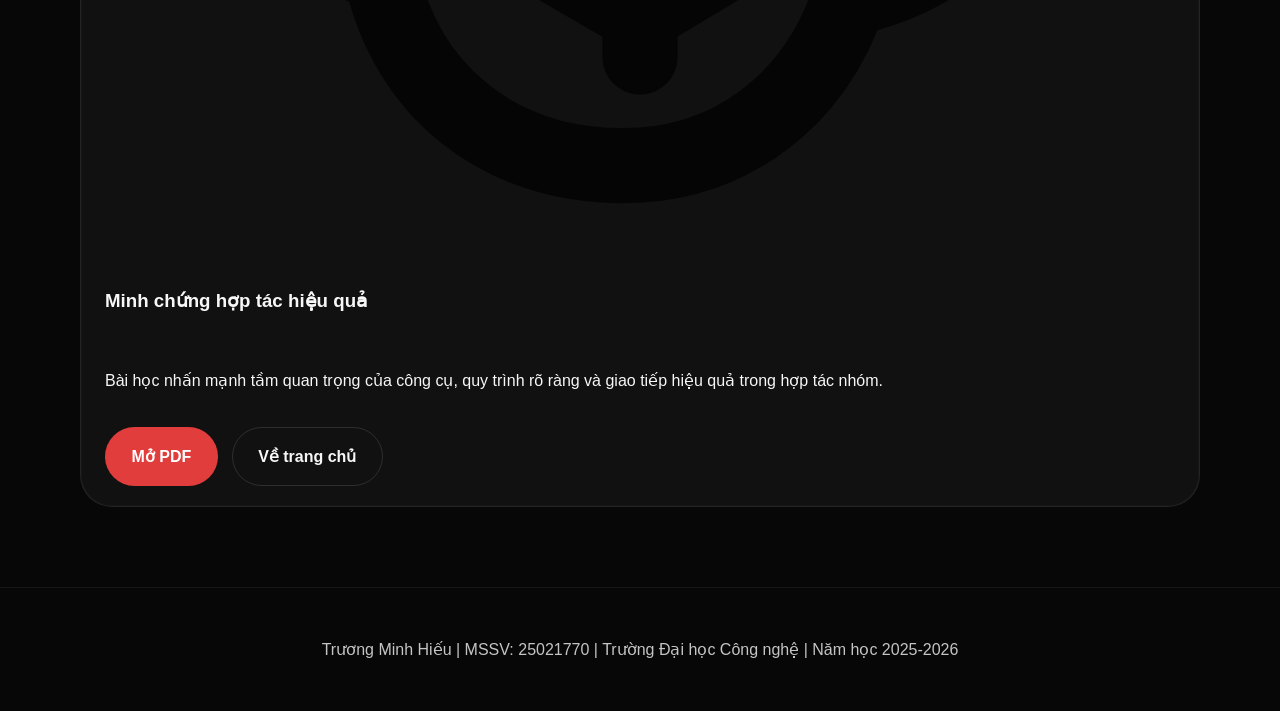
<file: portfolio/pages/bai4.html>
<!DOCTYPE html>
<html lang="vi">
  <head>
    <meta charset="UTF-8" />
    <meta name="viewport" content="width=device-width, initial-scale=1.0" />
    <title>Bài 4 - Hợp tác trực tuyến | Portfolio</title>
    <meta
      name="description"
      content="Bài 4 trình bày công cụ và quy trình hợp tác trực tuyến trong nhóm để hoàn thành dự án học phần."
    />
    <meta property="og:title" content="Bài 4 - Hợp tác trực tuyến" />
    <meta
      property="og:description"
      content="Nội dung bài 4: công cụ quản lý nhóm, phân công nhiệm vụ và theo dõi tiến độ."
    />
    <link rel="icon" href="../images/favicon.svg" type="image/svg+xml" />
    <link rel="stylesheet" href="../css/style.css" />
  </head>
  <body>
    <header class="site-header">
      <div class="container header-inner">
        <a class="brand" href="../index.html">Portfolio</a>
        <button class="nav-toggle" aria-label="Mở menu" aria-expanded="false">
          <span></span>
          <span></span>
          <span></span>
        </button>
        <nav class="nav" aria-label="Điều hướng chính">
          <ul class="nav-list">
            <li><a class="nav-link" href="../index.html">Trang chủ</a></li>
            <li><a class="nav-link" href="../index.html#projects">Dự án</a></li>
            <li><a class="nav-link" href="tong-ket.html">Tổng kết</a></li>
          </ul>
        </nav>
      </div>
    </header>
    <main class="assignment-page">
      <section class="assignment-intro section">
        <div class="container">
          <span class="eyebrow">Bài 4</span>
          <h1>Hợp tác trực tuyến cho dự án nhóm</h1>
          <p>
            Mục tiêu bài làm: Thành thạo các công cụ hợp tác trực tuyến và thể hiện năng lực quản lý, điều phối cá nhân trong dự án nhóm.
          </p>
        </div>
      </section>

      <section class="section">
        <div class="container assignment-body">
          <div>
            <h2>Báo cáo cá nhân</h2>
            <p>
              <strong>Tên dự án:</strong> Dự án nhập môn công nghệ số và AI.
            </p>
            <p>
              <strong>Thời gian thực hiện:</strong> 1 tuần.
            </p>
          </div>

          <div>
            <h2>Thiết lập và kết nối các công cụ</h2>
            <p>
              Để chuẩn bị cho dự án, em đã chủ động tham gia thiết lập bộ 4 công cụ phù hợp nhất:
            </p>
            <ul class="step-list">
              <li>
                <h3>Trello</h3>
                <p>Dùng để quản lý các đầu việc (Tasks).</p>
              </li>
              <li>
                <h3>Google Drive</h3>
                <p>Để lưu trữ dữ liệu tập trung.</p>
              </li>
              <li>
                <h3>Google Docs</h3>
                <p>Để cả nhóm cùng soạn thảo nội dung báo cáo trực tiếp.</p>
              </li>
              <li>
                <h3>Discord</h3>
                <p>Kênh liên lạc chính của nhóm.</p>
              </li>
            </ul>
          </div>

          <div>
            <h2>Quản lý tác vụ (Trello)</h2>
            <div class="source-group">
              <h3>Quản lý danh sách nhiệm vụ</h3>
              <p>
                Em đã tạo các thẻ công việc cụ thể như: "Tìm tài liệu tham khảo", "Thiết kế slide", "Lập dàn ý báo cáo". Các thẻ này đều được gắn:
              </p>
              <ul>
                <li>Mô tả chi tiết: Ghi rõ cần làm những gì.</li>
                <li>Deadline: Thời hạn hoàn thành rõ ràng.</li>
              </ul>
            </div>
            <div class="source-group">
              <h3>Cập nhật tiến độ thường xuyên</h3>
              <p>
                Trong suốt 1 tuần thực hiện, em đã cập nhật trạng thái thẻ ít nhất 3 lần vào các ngày Thứ Hai (bắt đầu làm), Thứ Tư (đang thực hiện và cập nhật tiến độ) và Thứ Sáu (hoàn thành).
              </p>
              <div class="image-grid">
                <img src="../images/assignments/bai4/1.png" alt="Cập nhật tiến độ Trello" loading="lazy" />
              </div>
            </div>
          </div>

          <div>
            <h2>Tương tác và hỗ trợ đồng đội</h2>
            <div class="source-group">
              <h3>Chủ động thảo luận trên Discord</h3>
              <p>
                Em đã thực hiện việc tương tác với thành viên trong nhóm về dự án. Nội dung bao gồm việc nhắc nhở các bạn về deadline, đặt câu hỏi về các phần nội dung chưa rõ, báo cáo tiến độ làm việc cho các bạn.
              </p>
              <div class="image-grid">
                <img src="../images/assignments/bai4/2.png" alt="Thảo luận trên Discord" loading="lazy" />
              </div>
            </div>
            <div class="source-group">
              <h3>Cộng tác nội dung trên Google Docs</h3>
              <p>
                Em thường xuyên vào tệp Docs để xem các bạn viết gì. Em không chỉ viết phần của mình mà còn sử dụng tính năng "Nhận xét" (Comment) để góp ý cho các bạn khác, giúp nội dung bài tập được hoàn thiện hơn.
              </p>
              <div class="image-grid">
                <img src="../images/assignments/bai4/3.png" alt="Cộng tác trên Google Docs" loading="lazy" />
              </div>
            </div>
          </div>

          <div>
            <h2>Quản lý tài nguyên (Google Drive)</h2>
            <div class="source-group">
              <h3>Hệ thống thư mục logic</h3>
              <p>
                Em đã tạo thư mục dự án với cấu trúc 2 cấp: Thư mục gốc là "Dự án nhập môn công nghệ số và AI", bên trong có các thư mục con như: 01_Tai_lieu_nghien_cuu, 02_Ban_thao_Noi_dung, 03_Hinh_anh_minh_chung.
              </p>
            </div>
            <div class="source-group">
              <h3>Quy chuẩn đặt tên và phân quyền</h3>
              <p>
                100% tệp tin do em tạo ra đều tuân thủ quy tắc: [Nguoi_lam]_[Ten_File]. Em cũng thiết lập quyền truy cập cho các thành viên phụ để họ có thể xem hoặc sửa tùy vào vai trò của họ.
              </p>
              <div class="image-grid">
                <img src="../images/assignments/bai4/4.png" alt="Quy chuẩn đặt tên tệp tin" loading="lazy" />
              </div>
            </div>
          </div>

          <div>
            <h2>Phân tích thách thức và giải pháp</h2>
            <div class="source-group">
              <h3>Thách thức về quản lý thời gian</h3>
              <p>
                <strong>Vấn đề:</strong> Do lịch học dày, em đôi khi quên cập nhật Trello.
              </p>
              <p>
                <strong>Giải pháp:</strong> Em đã cài đặt thông báo Trello về điện thoại và đặt nhắc nhở trên lịch vào mỗi sáng để kiểm tra các đầu việc. Kết quả là em hoàn thành 100% nhiệm vụ đúng hạn.
              </p>
            </div>
            <div class="source-group">
              <h3>Thách thức khi cùng soạn thảo văn bản</h3>
              <p>
                <strong>Vấn đề:</strong> Khi 3 người cùng sửa một file Google Docs, đôi khi nội dung bị chồng chéo hoặc bị xóa nhầm.
              </p>
              <p>
                <strong>Giải pháp:</strong> Em đã đề xuất cả nhóm chuyển sang chế độ "Đề xuất" (Suggesting) khi sửa bài của người khác. Điều này giúp kiểm soát được ai đã sửa gì trước khi chấp nhận thay đổi vào bản chính.
              </p>
            </div>
            <div class="source-group">
              <h3>Thách thức về giao tiếp</h3>
              <p>
                <strong>Vấn đề:</strong> Discord đôi khi có quá nhiều tin nhắn khiến em bị trôi thông tin quan trọng từ giảng viên.
              </p>
              <p>
                <strong>Giải pháp:</strong> Em đã tạo một kênh riêng đặt tên là #Thong-bao-quan-trong và chỉ dùng để ghim các yêu cầu từ Thầy/Cô. Nhờ vậy, nhóm em luôn bám sát đúng yêu cầu đề bài.
              </p>
            </div>
          </div>

          <div class="project-card fade-up delay-2">
            <img src="../images/project-4.svg" alt="Minh họa bài 4" />
            <div class="project-card-body">
              <h3>Minh chứng hợp tác hiệu quả</h3>
              <p>
                Bài học nhấn mạnh tầm quan trọng của công cụ, quy trình rõ ràng và giao tiếp hiệu quả trong hợp tác nhóm.
              </p>
              <div class="project-actions">
                <a class="btn btn-primary" href="../files/bai4.pdf" target="_blank" rel="noreferrer noopener">Mở PDF</a>
                <a class="btn btn-secondary" href="../index.html">Về trang chủ</a>
              </div>
            </div>
          </div>
        </div>
      </section>
    </main>
    <a class="back-to-top" href="../index.html#home" aria-label="Quay về đầu trang">↑</a>
    <footer class="site-footer">
      <div class="container footer-inner">
        <p>Trương Minh Hiếu | MSSV: 25021770 | Trường Đại học Công nghệ | Năm học 2025-2026</p>
      </div>
    </footer>
    <script src="../js/script.js"></script>
  </body>
</html>
</file>
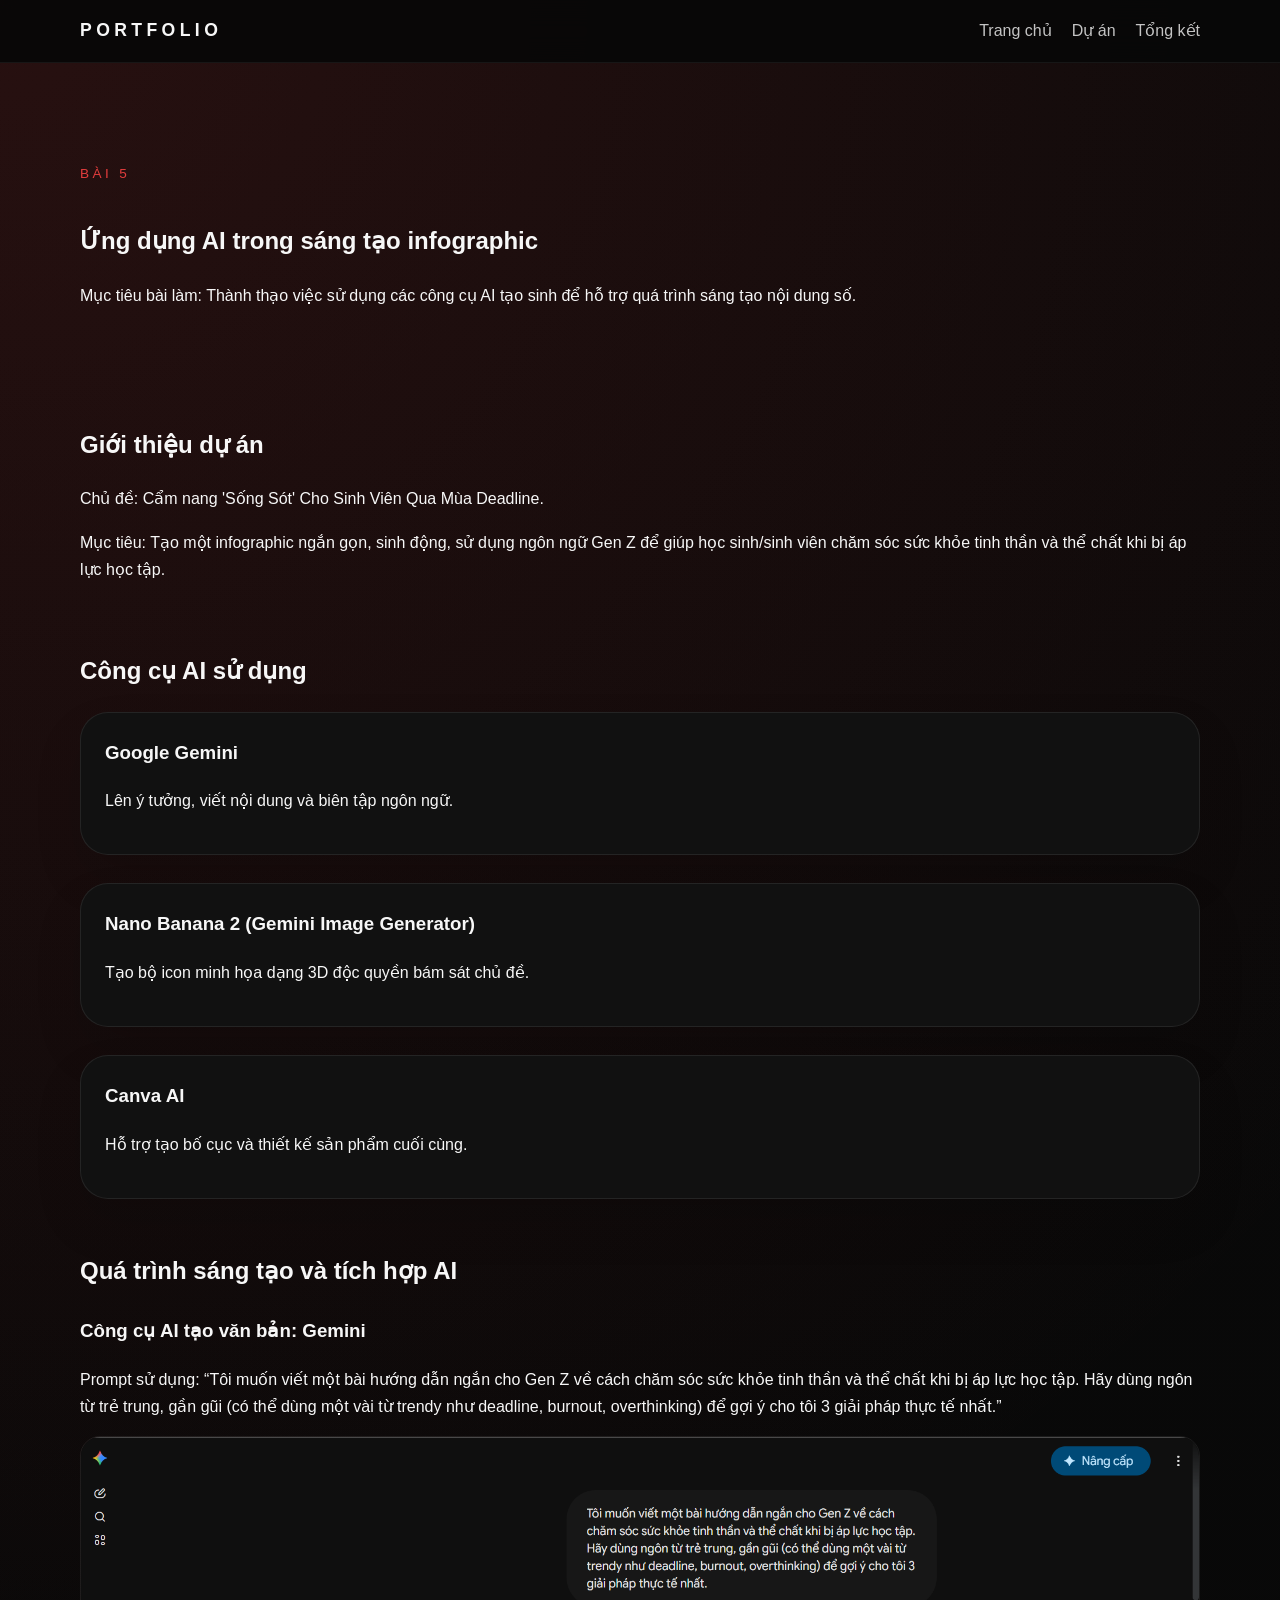
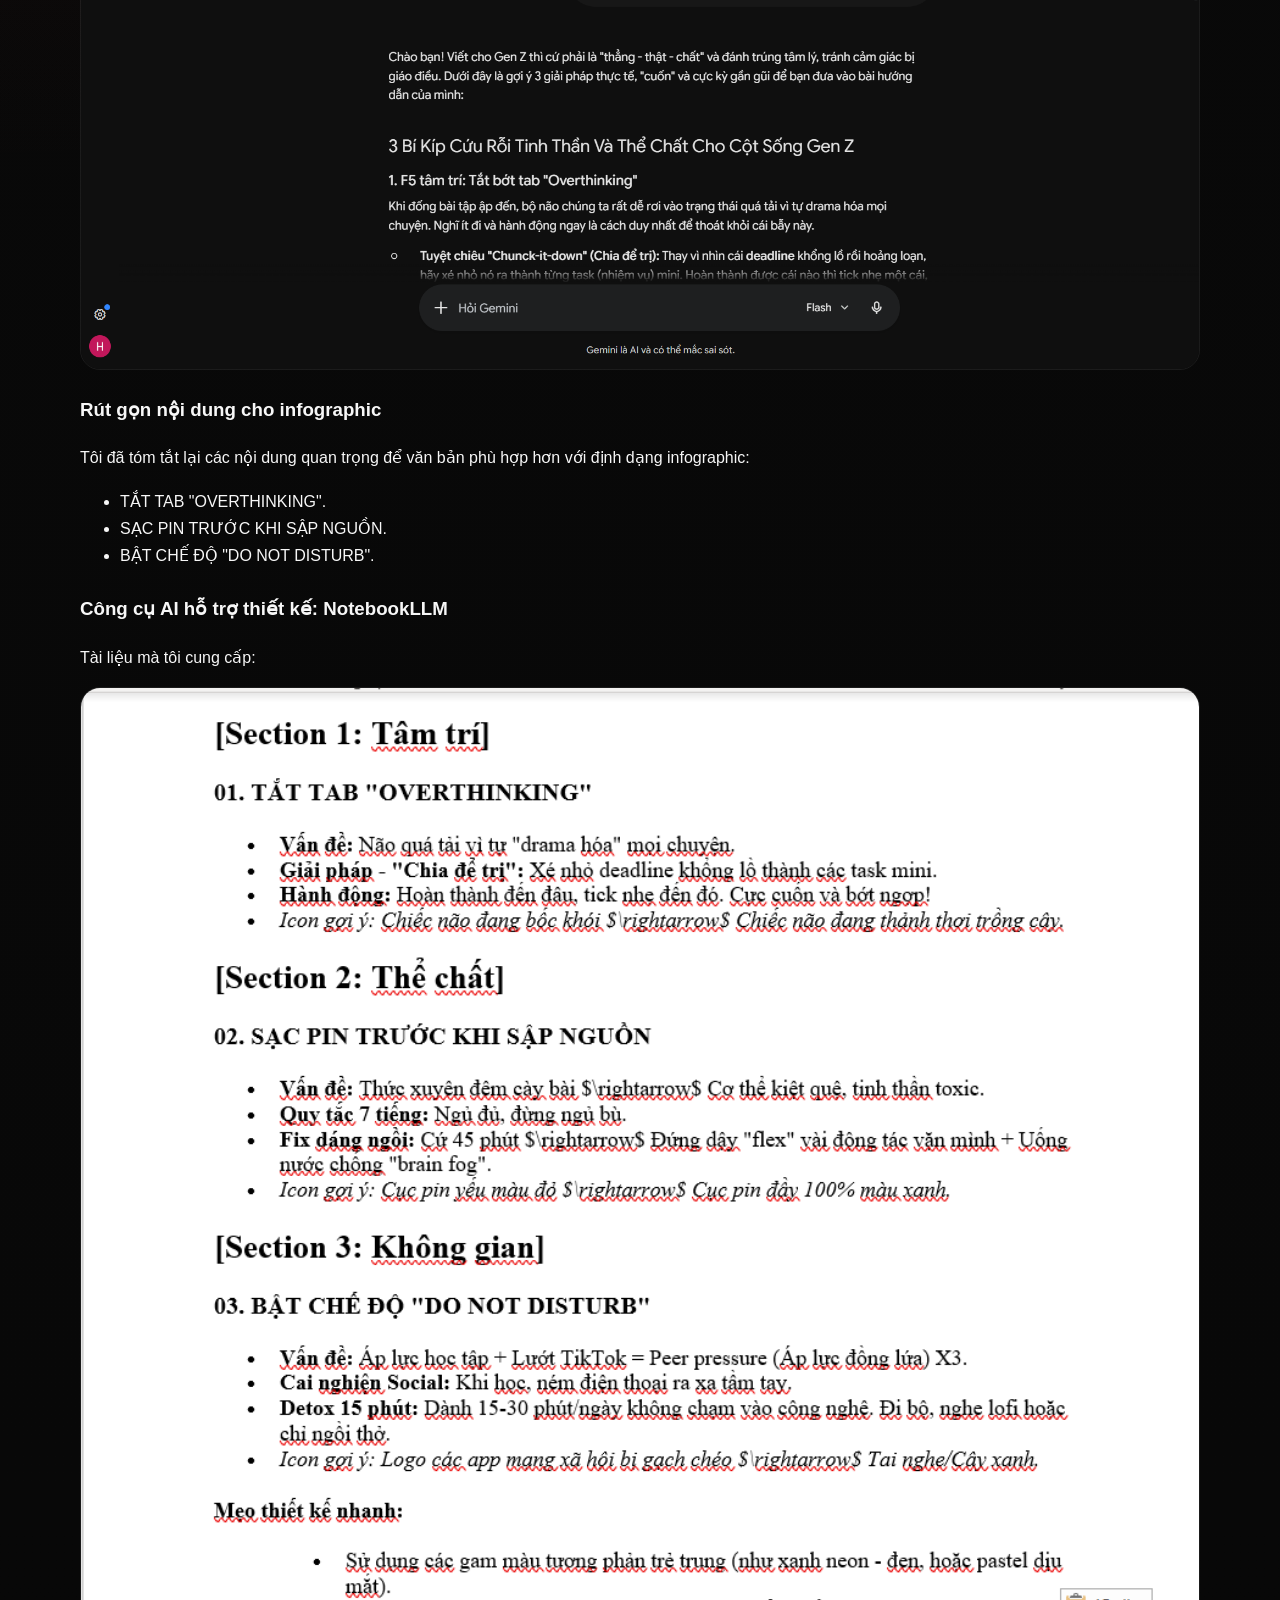
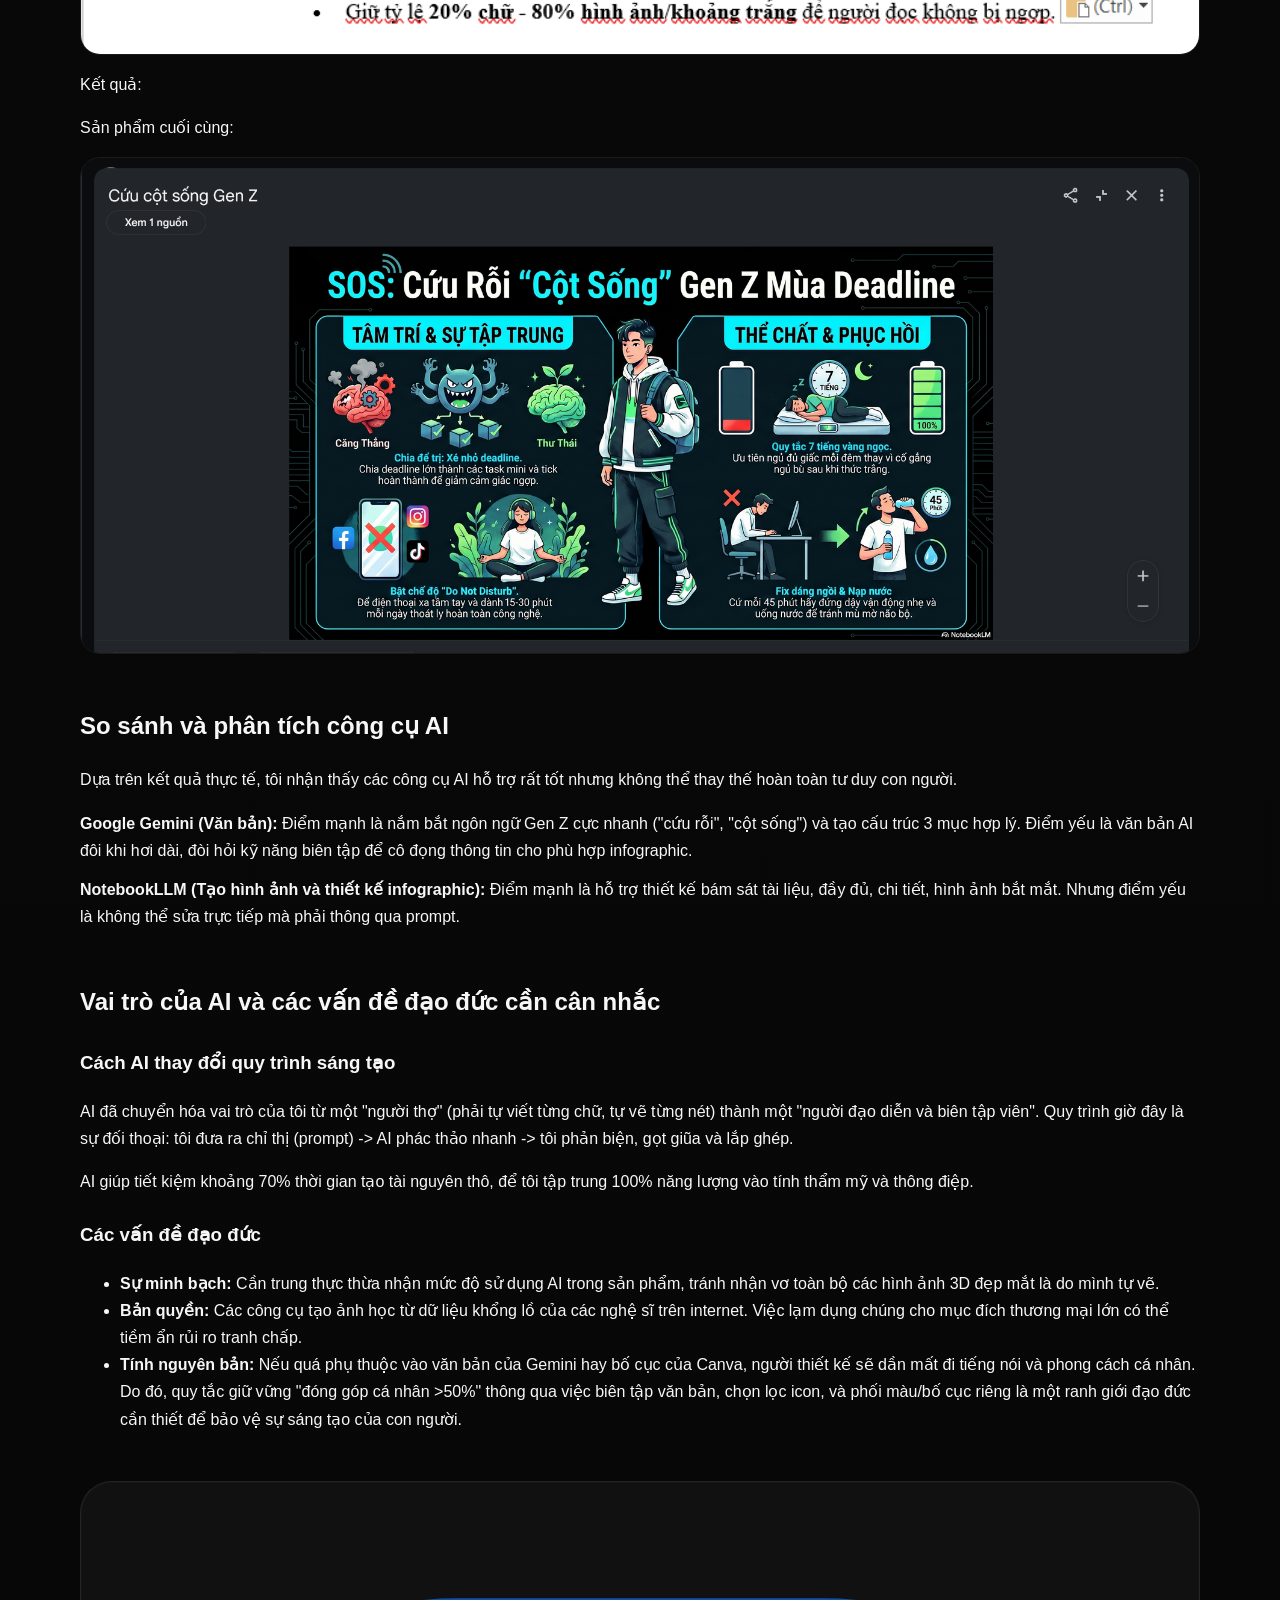
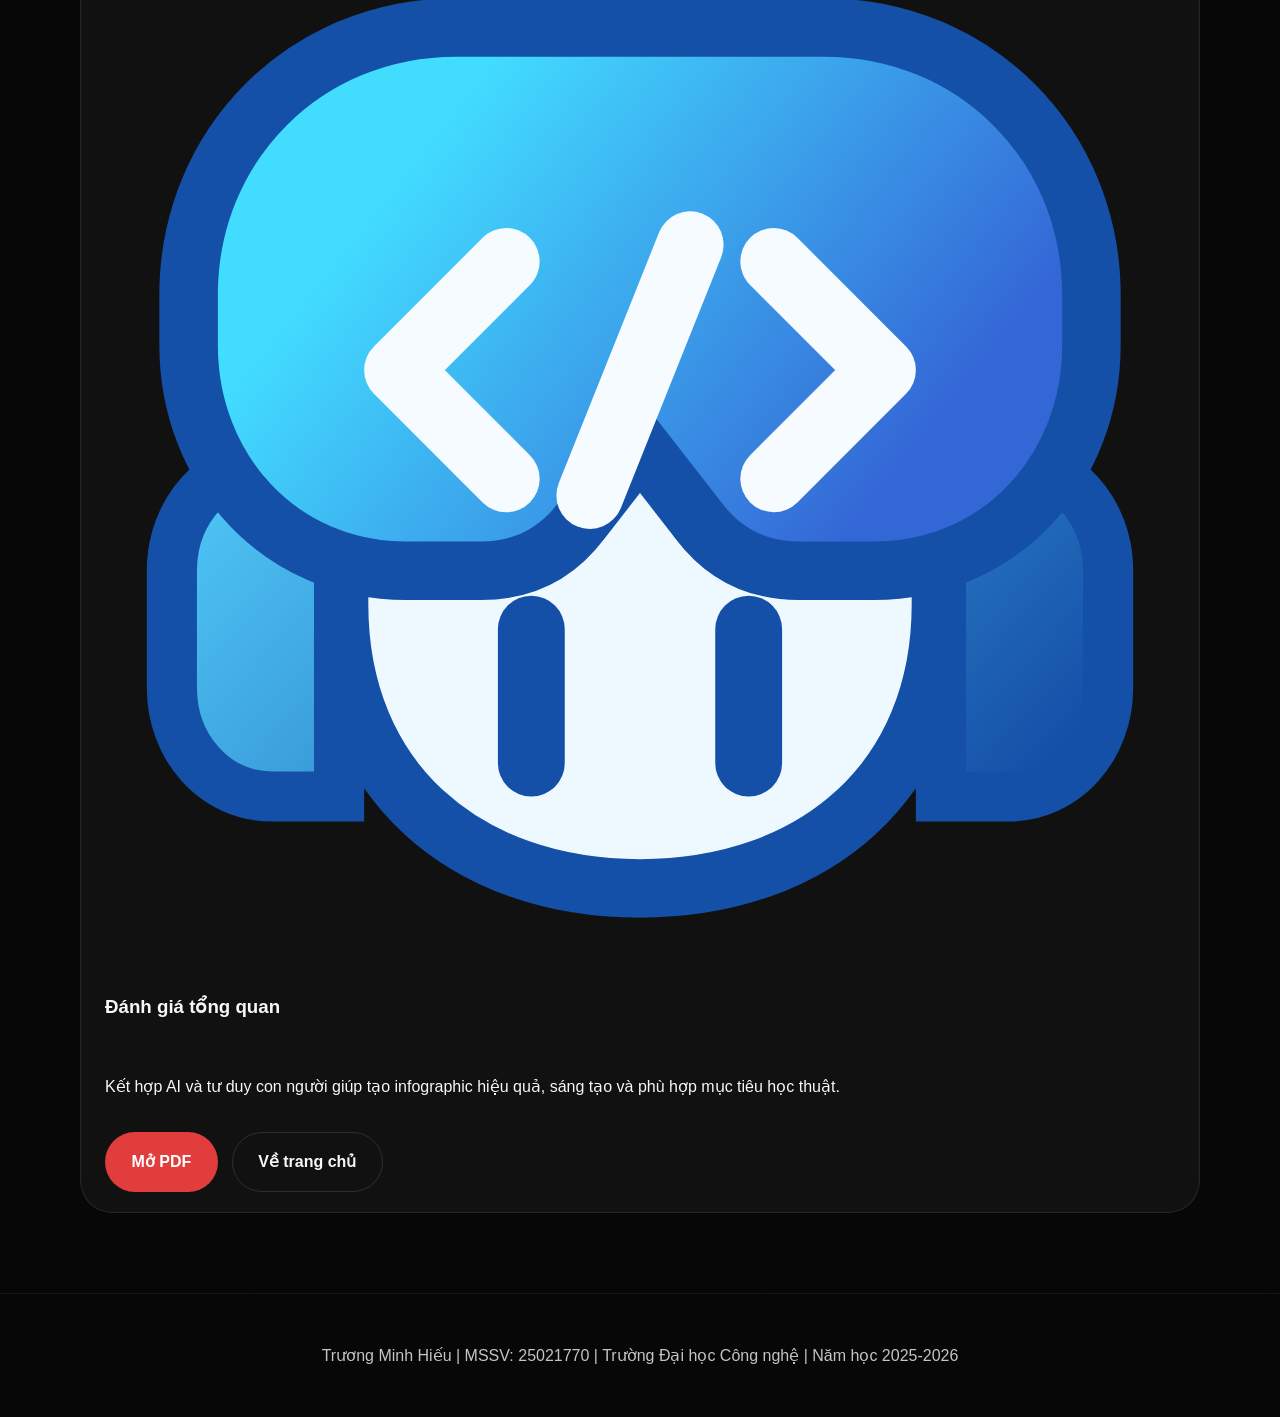
<file: portfolio/pages/bai5.html>
<!DOCTYPE html>
<html lang="vi">
  <head>
    <meta charset="UTF-8" />
    <meta name="viewport" content="width=device-width, initial-scale=1.0" />
    <title>Bài 5 - Sáng tạo nội dung với AI | Portfolio</title>
    <meta
      name="description"
      content="Bài 5 trình bày cách sử dụng AI tạo sinh để hỗ trợ tạo nội dung số và đánh giá chất lượng sản phẩm."
    />
    <meta property="og:title" content="Bài 5 - Sáng tạo nội dung với AI" />
    <meta
      property="og:description"
      content="Nội dung bài 5: công cụ AI tạo sinh, quy trình tạo nội dung và đánh giá sản phẩm số."
    />
    <link rel="icon" href="../images/favicon.svg" type="image/svg+xml" />
    <link rel="stylesheet" href="../css/style.css" />
  </head>
  <body>
    <header class="site-header">
      <div class="container header-inner">
        <a class="brand" href="../index.html">Portfolio</a>
        <button class="nav-toggle" aria-label="Mở menu" aria-expanded="false">
          <span></span>
          <span></span>
          <span></span>
        </button>
        <nav class="nav" aria-label="Điều hướng chính">
          <ul class="nav-list">
            <li><a class="nav-link" href="../index.html">Trang chủ</a></li>
            <li><a class="nav-link" href="../index.html#projects">Dự án</a></li>
            <li><a class="nav-link" href="tong-ket.html">Tổng kết</a></li>
          </ul>
        </nav>
      </div>
    </header>
    <main class="assignment-page">
      <section class="assignment-intro section">
        <div class="container">
          <span class="eyebrow">Bài 5</span>
          <h1>Ứng dụng AI trong sáng tạo infographic</h1>
          <p>
            Mục tiêu bài làm: Thành thạo việc sử dụng các công cụ AI tạo sinh để hỗ trợ quá trình sáng tạo nội dung số.
          </p>
        </div>
      </section>

      <section class="section">
        <div class="container assignment-body">
          <div>
            <h2>Giới thiệu dự án</h2>
            <p>
              Chủ đề: Cẩm nang 'Sống Sót' Cho Sinh Viên Qua Mùa Deadline.
            </p>
            <p>
              Mục tiêu: Tạo một infographic ngắn gọn, sinh động, sử dụng ngôn ngữ Gen Z để giúp học sinh/sinh viên chăm sóc sức khỏe tinh thần và thể chất khi bị áp lực học tập.
            </p>
          </div>

          <div>
            <h2>Công cụ AI sử dụng</h2>
            <ul class="step-list">
              <li>
                <h3>Google Gemini</h3>
                <p>Lên ý tưởng, viết nội dung và biên tập ngôn ngữ.</p>
              </li>
              <li>
                <h3>Nano Banana 2 (Gemini Image Generator)</h3>
                <p>Tạo bộ icon minh họa dạng 3D độc quyền bám sát chủ đề.</p>
              </li>
              <li>
                <h3>Canva AI</h3>
                <p>Hỗ trợ tạo bố cục và thiết kế sản phẩm cuối cùng.</p>
              </li>
            </ul>
          </div>

          <div>
            <h2>Quá trình sáng tạo và tích hợp AI</h2>
            <div class="source-group">
              <h3>Công cụ AI tạo văn bản: Gemini</h3>
              <p>
                Prompt sử dụng: “Tôi muốn viết một bài hướng dẫn ngắn cho Gen Z về cách chăm sóc sức khỏe tinh thần và thể chất khi bị áp lực học tập. Hãy dùng ngôn từ trẻ trung, gần gũi (có thể dùng một vài từ trendy như deadline, burnout, overthinking) để gợi ý cho tôi 3 giải pháp thực tế nhất.”
              </p>
              <div class="image-grid">
                <img src="../images/assignments/bai5/1.png" alt="Ảnh minh họa prompt" loading="lazy" />
              </div>
            </div>

            <div class="source-group">
              <h3>Rút gọn nội dung cho infographic</h3>
              <p>
                Tôi đã tóm tắt lại các nội dung quan trọng để văn bản phù hợp hơn với định dạng infographic:
              </p>
              <ul>
                <li>TẮT TAB "OVERTHINKING".</li>
                <li>SẠC PIN TRƯỚC KHI SẬP NGUỒN.</li>
                <li>BẬT CHẾ ĐỘ "DO NOT DISTURB".</li>
              </ul>
            </div>

            <div class="source-group">
              <h3>Công cụ AI hỗ trợ thiết kế: NotebookLLM</h3>
              <p>
                Tài liệu mà tôi cung cấp:
              </p>
              <div class="image-grid">
                <img src="../images/assignments/bai5/2.png" alt="Tài liệu cung cấp cho NotebookLLM" loading="lazy" />
              </div>
              <p>
                Kết quả:
              </p>
              <p>
                Sản phẩm cuối cùng:
              </p>
              <div class="image-grid">
                <img src="../images/assignments/bai5/3.png" alt="Kết quả sản phẩm cuối cùng" loading="lazy" />
              </div>
            </div>
          </div>

          <div>
            <h2>So sánh và phân tích công cụ AI</h2>
            <p>
              Dựa trên kết quả thực tế, tôi nhận thấy các công cụ AI hỗ trợ rất tốt nhưng không thể thay thế hoàn toàn tư duy con người.
            </p>
            <ul class="list-inline">
              <li><strong>Google Gemini (Văn bản):</strong> Điểm mạnh là nắm bắt ngôn ngữ Gen Z cực nhanh ("cứu rỗi", "cột sống") và tạo cấu trúc 3 mục hợp lý. Điểm yếu là văn bản AI đôi khi hơi dài, đòi hỏi kỹ năng biên tập để cô đọng thông tin cho phù hợp infographic.</li>
              <li><strong>NotebookLLM (Tạo hình ảnh và thiết kế infographic):</strong> Điểm mạnh là hỗ trợ thiết kế bám sát tài liệu, đầy đủ, chi tiết, hình ảnh bắt mắt. Nhưng điểm yếu là không thể sửa trực tiếp mà phải thông qua prompt.</li>
            </ul>
          </div>

          <div>
            <h2>Vai trò của AI và các vấn đề đạo đức cần cân nhắc</h2>
            <div class="source-group">
              <h3>Cách AI thay đổi quy trình sáng tạo</h3>
              <p>
                AI đã chuyển hóa vai trò của tôi từ một "người thợ" (phải tự viết từng chữ, tự vẽ từng nét) thành một "người đạo diễn và biên tập viên". Quy trình giờ đây là sự đối thoại: tôi đưa ra chỉ thị (prompt) -> AI phác thảo nhanh -> tôi phản biện, gọt giũa và lắp ghép.
              </p>
              <p>
                AI giúp tiết kiệm khoảng 70% thời gian tạo tài nguyên thô, để tôi tập trung 100% năng lượng vào tính thẩm mỹ và thông điệp.
              </p>
            </div>
            <div class="source-group">
              <h3>Các vấn đề đạo đức</h3>
              <ul>
                <li><strong>Sự minh bạch:</strong> Cần trung thực thừa nhận mức độ sử dụng AI trong sản phẩm, tránh nhận vơ toàn bộ các hình ảnh 3D đẹp mắt là do mình tự vẽ.</li>
                <li><strong>Bản quyền:</strong> Các công cụ tạo ảnh học từ dữ liệu khổng lồ của các nghệ sĩ trên internet. Việc lạm dụng chúng cho mục đích thương mại lớn có thể tiềm ẩn rủi ro tranh chấp.</li>
                <li><strong>Tính nguyên bản:</strong> Nếu quá phụ thuộc vào văn bản của Gemini hay bố cục của Canva, người thiết kế sẽ dần mất đi tiếng nói và phong cách cá nhân. Do đó, quy tắc giữ vững "đóng góp cá nhân >50%" thông qua việc biên tập văn bản, chọn lọc icon, và phối màu/bố cục riêng là một ranh giới đạo đức cần thiết để bảo vệ sự sáng tạo của con người.</li>
              </ul>
            </div>
          </div>

          <div class="project-card fade-up delay-2">
            <img src="../images/project-5.svg" alt="Minh họa bài 5" />
            <div class="project-card-body">
              <h3>Đánh giá tổng quan</h3>
              <p>
                Kết hợp AI và tư duy con người giúp tạo infographic hiệu quả, sáng tạo và phù hợp mục tiêu học thuật.
              </p>
              <div class="project-actions">
                <a class="btn btn-primary" href="../files/bai5.pdf" target="_blank" rel="noreferrer noopener">Mở PDF</a>
                <a class="btn btn-secondary" href="../index.html">Về trang chủ</a>
              </div>
            </div>
          </div>
        </div>
      </section>
    </main>
    <a class="back-to-top" href="../index.html#home" aria-label="Quay về đầu trang">↑</a>
    <footer class="site-footer">
      <div class="container footer-inner">
        <p>Trương Minh Hiếu | MSSV: 25021770 | Trường Đại học Công nghệ | Năm học 2025-2026</p>
      </div>
    </footer>
    <script src="../js/script.js"></script>
  </body>
</html>
</file>
<file: css/style.css>
:root {
  color-scheme: dark;
  font-family: Inter, "Segoe UI", sans-serif;
  --bg: #070707;
  --surface: #111111;
  --surface-strong: #1c1c1c;
  --text: #f7f7f7;
  --muted: #c4c4c4;
  --accent: #e23d3d;
  --accent-soft: #5c1c1c;
  --border: rgba(255, 255, 255, 0.08);
  --shadow: 0 32px 64px rgba(0, 0, 0, 0.35);
}

* {
  box-sizing: border-box;
}

html {
  scroll-behavior: smooth;
}

body {
  margin: 0;
  min-height: 100vh;
  background: radial-gradient(circle at top left, rgba(226, 61, 61, 0.14), transparent 28%),
    linear-gradient(180deg, #090909 0%, #070707 100%);
  color: var(--text);
  line-height: 1.7;
}

img {
  max-width: 100%;
  display: block;
}

a {
  color: inherit;
  text-decoration: none;
}

button,
input,
textarea,
a {
  font: inherit;
}

.container {
  width: min(1120px, calc(100% - 2rem));
  margin: 0 auto;
}

.site-header {
  position: sticky;
  top: 0;
  z-index: 20;
  border-bottom: 1px solid rgba(255, 255, 255, 0.06);
  backdrop-filter: blur(18px);
  background-color: rgba(7, 7, 7, 0.9);
}

.header-inner {
  display: flex;
  align-items: center;
  justify-content: space-between;
  gap: 1rem;
  padding: 1rem 0;
}

.brand {
  font-size: 1.1rem;
  letter-spacing: 0.25em;
  text-transform: uppercase;
  font-weight: 700;
}

.nav {
  display: flex;
}

.nav-list {
  display: flex;
  gap: 1.25rem;
  align-items: center;
  list-style: none;
  margin: 0;
  padding: 0;
}

.nav-link {
  color: var(--muted);
  transition: color 0.2s ease;
  position: relative;
}

.nav-link:hover,
.nav-link.active {
  color: var(--text);
}

.nav-link:focus-visible {
  outline: 2px dashed var(--accent);
  outline-offset: 4px;
}

.nav-toggle {
  display: none;
  border: 0;
  background: transparent;
  cursor: pointer;
  width: 2rem;
  height: 2rem;
  flex-direction: column;
  justify-content: space-between;
  padding: 0;
}

.nav-toggle span {
  display: block;
  height: 0.18rem;
  border-radius: 999px;
  background: var(--text);
}

.section {
  padding: 5rem 0;
}

.hero {
  padding-top: 4rem;
}

.hero-grid {
  display: grid;
  grid-template-columns: 1.2fr 0.8fr;
  align-items: center;
  gap: 3rem;
}

.hero-content {
  max-width: 660px;
}

.eyebrow {
  display: inline-block;
  font-size: 0.85rem;
  letter-spacing: 0.25em;
  text-transform: uppercase;
  color: var(--accent);
  margin-bottom: 1rem;
}

.hero h1 {
  font-size: clamp(2.75rem, 4vw, 4.5rem);
  margin: 0;
}

.hero-intro {
  margin: 1.4rem 0 1.5rem;
  max-width: 45rem;
  color: var(--muted);
}

.hero-meta {
  display: grid;
  gap: 0.75rem;
  color: #d1d1d1;
}

.hero-actions {
  display: flex;
  flex-wrap: wrap;
  gap: 1rem;
  margin-top: 2rem;
}

.btn {
  display: inline-flex;
  align-items: center;
  justify-content: center;
  border-radius: 999px;
  padding: 0.95rem 1.6rem;
  font-weight: 600;
  transition: transform 0.2s ease, background-color 0.2s ease, color 0.2s ease;
  border: 1px solid transparent;
}

.btn:hover {
  transform: translateY(-2px);
}

.btn-primary {
  background: var(--accent);
  color: white;
}

.btn-secondary {
  background: transparent;
  border-color: rgba(255, 255, 255, 0.12);
  color: var(--text);
}

.btn-outline {
  background: transparent;
  border: 1px solid rgba(255, 255, 255, 0.12);
  color: var(--text);
}

.btn-tertiary {
  background: var(--accent);
  color: white;
}

.hero-visual {
  padding: 1rem;
  background: linear-gradient(180deg, rgba(226, 61, 61, 0.18), rgba(0, 0, 0, 0.48));
  border: 1px solid rgba(255, 255, 255, 0.08);
  border-radius: 2rem;
  box-shadow: var(--shadow);
}

.hero-visual img {
  width: 100%;
  border-radius: 1.75rem;
}

.about .content-grid {
  display: grid;
  grid-template-columns: repeat(2, minmax(0, 1fr));
  gap: 2rem;
}

.content-grid h3 {
  margin-top: 0;
}

.list-inline {
  list-style: none;
  padding: 0;
  margin: 1rem 0 0;
  display: grid;
  gap: 0.75rem;
}

.about .list-inline li {
  position: relative;
  padding-left: 1.25rem;
}

.about .list-inline li::before {
  content: "";
  position: absolute;
  left: 0;
  top: 0.72em;
  width: 0.45rem;
  height: 0.45rem;
  border-radius: 50%;
  background: var(--accent);
}

.badges {
  display: flex;
  flex-wrap: wrap;
  gap: 0.75rem;
  margin: 1rem 0;
}

.badges span {
  display: inline-flex;
  padding: 0.6rem 1rem;
  border-radius: 999px;
  background: rgba(226, 61, 61, 0.14);
  color: var(--text);
  font-size: 0.95rem;
}

.section-header {
  margin-bottom: 2rem;
}

.section-header h2 {
  font-size: clamp(2rem, 3vw, 2.75rem);
  margin: 0.5rem 0 0;
}

.projects-grid {
  display: grid;
  gap: 1.75rem;
}

.project-card {
  padding: 1.25rem 1.5rem;
  background: var(--surface);
  border: 1px solid var(--border);
  border-radius: 2rem;
  box-shadow: inset 0 0 0 1px rgba(255, 255, 255, 0.02);
  transition: transform 0.25s ease, border-color 0.2s ease;
}

.project-card:hover {
  transform: translateY(-3px);
  border-color: rgba(226, 61, 61, 0.35);
}

.project-card-body {
  display: grid;
  gap: 1rem;
}

.project-tags {
  display: flex;
  flex-wrap: wrap;
  gap: 0.5rem;
}

.project-tags span {
  background: rgba(255, 255, 255, 0.06);
  padding: 0.45rem 0.85rem;
  border-radius: 999px;
  font-size: 0.85rem;
}

.project-actions {
  display: flex;
  flex-wrap: wrap;
  gap: 0.85rem;
}

.data-table-wrapper {
  overflow-x: auto;
  margin: 1.25rem 0;
}

.data-table {
  width: 100%;
  border-collapse: collapse;
  min-width: 720px;
}

.data-table th,
.data-table td {
  border: 1px solid rgba(255, 255, 255, 0.1);
  padding: 0.9rem 1rem;
  text-align: left;
}

.data-table th {
  background: rgba(226, 61, 61, 0.14);
}

.data-table tbody tr:nth-child(even) {
  background: rgba(255, 255, 255, 0.03);
}

.assignment-page {
  padding-top: 1rem;
}

.assignment-intro {
  padding-bottom: 0;
}

.image-grid {
  display: grid;
  grid-template-columns: repeat(auto-fit, minmax(240px, 1fr));
  gap: 1rem;
  margin-top: 1rem;
}

.image-grid img {
  width: 100%;
  height: auto;
  border-radius: 1.25rem;
  border: 1px solid rgba(255, 255, 255, 0.08);
}

.source-group {
  margin-top: 1.5rem;
}

.assignment-intro .eyebrow {
  display: inline-block;
  color: var(--accent);
  text-transform: uppercase;
  letter-spacing: 0.25em;
  margin-bottom: 1rem;
}

.assignment-body {
  display: grid;
  gap: 2rem;
}

.step-list {
  list-style: none;
  padding: 0;
  margin: 0;
  display: grid;
  gap: 1.75rem;
}

.step-list li {
  background: var(--surface);
  border: 1px solid var(--border);
  border-radius: 1.75rem;
  padding: 1.5rem;
  box-shadow: 0 24px 48px rgba(0, 0, 0, 0.12);
}

.step-list h3 {
  margin-top: 0;
}

.image-stack {
  display: grid;
  gap: 1rem;
  margin-top: 1rem;
}

.image-stack img {
  width: 100%;
  height: auto;
  border-radius: 1.25rem;
  border: 1px solid rgba(255, 255, 255, 0.08);
}

.assignment-nav-controls {
  display: grid;
  grid-template-columns: repeat(2, minmax(0, 1fr));
  gap: 1rem;
  margin-top: 2rem;
}

.assignment-nav-link {
  display: grid;
  gap: 0.35rem;
  padding: 1.25rem 1.4rem;
  border: 1px solid var(--border);
  border-radius: 1.25rem;
  background: var(--surface);
  color: var(--text);
  transition: transform 0.2s ease, border-color 0.2s ease, background-color 0.2s ease;
}

.assignment-nav-link:hover {
  transform: translateY(-2px);
  border-color: rgba(226, 61, 61, 0.35);
  background: var(--surface-strong);
}

.assignment-nav-link span {
  color: var(--muted);
  font-size: 0.9rem;
}

.assignment-nav-link strong {
  font-size: 1.15rem;
  line-height: 1.25;
}

.assignment-nav-next {
  text-align: right;
}

.summary-grid {
  display: grid;
  grid-template-columns: repeat(2, minmax(0, 1fr));
  gap: 1.5rem;
}

.summary-card {
  padding: 1.5rem;
  border-radius: 1.75rem;
  background: var(--surface-strong);
  border: 1px solid var(--border);
  box-shadow: var(--shadow);
}

.summary-card h3 {
  margin-top: 0;
}

.summary-list {
  display: grid;
  gap: 0.85rem;
  margin: 1rem 0 0;
  padding-left: 1.2rem;
  color: var(--muted);
}

.summary-list li::marker {
  color: var(--accent);
}

.summary-return {
  justify-content: center;
  margin-top: 1.5rem;
}

.summary {
  position: relative;
  overflow: hidden;
  background: radial-gradient(circle at top right, rgba(226, 61, 61, 0.12), transparent 30%),
    linear-gradient(180deg, #090909 0%, #070707 100%);
  color: var(--text);
}

.summary::before {
  content: "";
  position: absolute;
  inset: 0;
  background-image: url("data:image/svg+xml,%3Csvg xmlns='http://www.w3.org/2000/svg' width='1200' height='900' viewBox='0 0 1200 900'%3E%3Cg fill='none' stroke='%2397c3ff' stroke-opacity='.28' stroke-width='1.2'%3E%3Cpath d='M0 318 78 338 118 236 212 176 304 264 394 244'/%3E%3Cpath d='M78 338 198 438 382 386 505 472 620 338 762 392 892 285 1060 348 1200 270'/%3E%3Cpath d='M178 735 254 672 420 720 552 620 682 682 842 618 930 748 1128 686'/%3E%3Cpath d='M742 30 805 138 792 252 884 338 935 474 1040 590 1032 758'/%3E%3Cpath d='M248 96 332 152 322 278 410 352 438 494 562 606'/%3E%3C/g%3E%3Cg fill='%2368a7ff' fill-opacity='.42'%3E%3Ccircle cx='78' cy='338' r='3'/%3E%3Ccircle cx='118' cy='236' r='3'/%3E%3Ccircle cx='212' cy='176' r='3'/%3E%3Ccircle cx='304' cy='264' r='4'/%3E%3Ccircle cx='394' cy='244' r='3'/%3E%3Ccircle cx='198' cy='438' r='3'/%3E%3Ccircle cx='382' cy='386' r='4'/%3E%3Ccircle cx='505' cy='472' r='3'/%3E%3Ccircle cx='620' cy='338' r='3'/%3E%3Ccircle cx='762' cy='392' r='3'/%3E%3Ccircle cx='892' cy='285' r='3'/%3E%3Ccircle cx='1060' cy='348' r='3'/%3E%3Ccircle cx='254' cy='672' r='4'/%3E%3Ccircle cx='420' cy='720' r='3'/%3E%3Ccircle cx='552' cy='620' r='3'/%3E%3Ccircle cx='682' cy='682' r='4'/%3E%3Ccircle cx='842' cy='618' r='3'/%3E%3Ccircle cx='930' cy='748' r='3'/%3E%3Ccircle cx='1128' cy='686' r='3'/%3E%3Ccircle cx='742' cy='30' r='3'/%3E%3Ccircle cx='805' cy='138' r='3'/%3E%3Ccircle cx='792' cy='252' r='3'/%3E%3Ccircle cx='884' cy='338' r='4'/%3E%3Ccircle cx='935' cy='474' r='3'/%3E%3Ccircle cx='1040' cy='590' r='3'/%3E%3Ccircle cx='1032' cy='758' r='4'/%3E%3Ccircle cx='248' cy='96' r='3'/%3E%3Ccircle cx='332' cy='152' r='3'/%3E%3Ccircle cx='322' cy='278' r='4'/%3E%3Ccircle cx='410' cy='352' r='3'/%3E%3Ccircle cx='438' cy='494' r='3'/%3E%3Ccircle cx='562' cy='606' r='3'/%3E%3C/g%3E%3C/svg%3E");
  background-position: center top;
  background-repeat: repeat-y;
  background-size: 1200px 900px;
  opacity: 0.08;
  pointer-events: none;
}

.summary .container {
  position: relative;
  z-index: 1;
}

.summary .section-header {
  max-width: 760px;
  margin-inline: auto;
  text-align: center;
}

.summary .section-header h2 {
  color: var(--text);
  font-size: clamp(2.25rem, 4vw, 3.25rem);
}

.summary .section-header p {
  margin: 1rem auto 0;
  color: var(--muted);
  font-size: 1.08rem;
  max-width: 720px;
}

.summary-preview {
  display: grid;
  grid-template-columns: minmax(0, 1.35fr) minmax(260px, 0.65fr);
  gap: 1.5rem;
  align-items: stretch;
  padding: 2rem;
  border: 1px solid var(--border);
  border-radius: 1.5rem;
  background: rgba(17, 17, 17, 0.92);
  box-shadow: var(--shadow);
}

.summary-preview h2 {
  margin: 0;
  color: var(--text);
  font-size: clamp(2rem, 3vw, 2.8rem);
  line-height: 1.18;
}

.summary-preview p {
  color: var(--muted);
}

.summary-preview-content p {
  max-width: 680px;
  margin: 1rem 0 0;
}

.summary-highlights {
  display: flex;
  flex-wrap: wrap;
  gap: 0.75rem;
  margin-top: 1.35rem;
}

.summary-highlights span {
  display: inline-flex;
  padding: 0.55rem 0.9rem;
  border-radius: 999px;
  background: rgba(226, 61, 61, 0.14);
  color: var(--text);
  font-weight: 700;
  font-size: 0.92rem;
}

.summary-preview-action {
  display: grid;
  align-content: center;
  gap: 1.2rem;
  padding: 1.5rem;
  border: 1px solid rgba(255, 255, 255, 0.08);
  border-radius: 1.1rem;
  background: var(--surface-strong);
  color: white;
}

.summary-preview-action p {
  margin: 0;
  color: var(--muted);
}

.journey-timeline {
  position: relative;
  display: grid;
  gap: 3.75rem;
  margin-top: 3.75rem;
}

.journey-timeline::before {
  content: "";
  position: absolute;
  top: 1.25rem;
  bottom: 1.25rem;
  left: 50%;
  width: 2px;
  background: rgba(255, 255, 255, 0.12);
  transform: translateX(-50%);
}

.journey-item {
  position: relative;
  display: grid;
  grid-template-columns: minmax(0, 1fr) 72px minmax(0, 1fr);
  align-items: center;
  min-height: 172px;
}

.journey-marker {
  grid-column: 2;
  position: relative;
  z-index: 2;
  width: 58px;
  height: 58px;
  display: grid;
  place-items: center;
  justify-self: center;
  border: 6px solid #070707;
  border-radius: 50%;
  background: var(--surface-strong);
  color: white;
  box-shadow: 0 10px 22px rgba(0, 0, 0, 0.35);
}

.journey-marker svg {
  width: 27px;
  height: 27px;
  fill: none;
  stroke: currentColor;
  stroke-width: 2;
  stroke-linecap: round;
  stroke-linejoin: round;
}

.journey-card {
  width: min(100%, 504px);
  padding: 1.9rem;
  border: 1px solid var(--border);
  border-radius: 1.1rem;
  background: rgba(17, 17, 17, 0.94);
  box-shadow: 0 20px 48px rgba(0, 0, 0, 0.18);
}

.journey-item:nth-child(odd) .journey-card {
  grid-column: 3;
  justify-self: start;
}

.journey-item:nth-child(even) .journey-card {
  grid-column: 1;
  justify-self: end;
}

.journey-badge {
  display: inline-flex;
  align-items: center;
  justify-content: center;
  min-width: 4rem;
  margin-bottom: 1.2rem;
  padding: 0.45rem 0.85rem;
  border-radius: 0.7rem;
  color: white;
  font-weight: 800;
  line-height: 1;
}

.badge-blue {
  background: linear-gradient(135deg, #2f80ff, #2f68ff);
}

.badge-indigo {
  background: linear-gradient(135deg, #6d5dfc, #4f46e5);
}

.badge-violet {
  background: linear-gradient(135deg, #a855f7, #7c3aed);
}

.badge-green {
  background: linear-gradient(135deg, #10b981, #059669);
}

.badge-orange {
  background: linear-gradient(135deg, #ff9f1c, #f97316);
}

.badge-pink {
  background: linear-gradient(135deg, #ff2f6d, #e11d48);
}

.journey-card h3 {
  margin: 0 0 0.75rem;
  color: var(--text);
  font-size: clamp(1.35rem, 2vw, 1.65rem);
  line-height: 1.25;
}

.journey-card p {
  margin: 0;
  color: var(--muted);
  font-size: 1.02rem;
}

.site-footer {
  padding: 2rem 0;
  border-top: 1px solid rgba(255, 255, 255, 0.06);
}

.footer-inner {
  text-align: center;
  color: var(--muted);
}

.back-to-top {
  position: fixed;
  right: 1.5rem;
  bottom: 1.5rem;
  width: 3rem;
  height: 3rem;
  display: grid;
  place-items: center;
  background: var(--accent);
  color: white;
  border-radius: 50%;
  text-decoration: none;
  opacity: 0;
  pointer-events: none;
  transform: translateY(10px);
  transition: opacity 0.25s ease, transform 0.25s ease;
}

.back-to-top.visible {
  opacity: 1;
  pointer-events: auto;
  transform: translateY(0);
}

.fade-up {
  opacity: 0;
  transform: translateY(25px);
  transition: opacity 0.8s ease, transform 0.8s ease;
}

.fade-up.visible {
  opacity: 1;
  transform: translateY(0);
}

.delay-1 {
  transition-delay: 0.15s;
}

@media (max-width: 900px) {
  .hero-grid,
  .about .content-grid,
  .summary-preview,
  .summary-grid {
    grid-template-columns: 1fr;
  }

  .journey-timeline {
    gap: 2rem;
  }

  .journey-timeline::before {
    left: 29px;
  }

  .journey-item {
    grid-template-columns: 58px 1fr;
    min-height: auto;
  }

  .journey-marker {
    grid-column: 1;
    width: 52px;
    height: 52px;
    border-width: 5px;
  }

  .journey-marker svg {
    width: 24px;
    height: 24px;
  }

  .journey-item:nth-child(odd) .journey-card,
  .journey-item:nth-child(even) .journey-card {
    grid-column: 2;
    justify-self: stretch;
    width: 100%;
  }
}

@media (max-width: 720px) {
  .header-inner {
    flex-wrap: wrap;
  }

  .nav {
    width: 100%;
  }

  .nav-toggle {
    display: flex;
  }

  .nav-list {
    position: absolute;
    top: 100%;
    right: 1rem;
    left: 1rem;
    flex-direction: column;
    gap: 0.5rem;
    background: rgba(7, 7, 7, 0.96);
    border: 1px solid rgba(255, 255, 255, 0.08);
    padding: 1rem;
    margin: 0;
    transform: translateY(-10px);
    opacity: 0;
    pointer-events: none;
    transition: opacity 0.25s ease, transform 0.25s ease;
  }

  .nav.open .nav-list {
    opacity: 1;
    pointer-events: auto;
    transform: translateY(0);
  }

  .nav-list li {
    width: 100%;
  }

  .nav-link {
    width: 100%;
    display: block;
    padding: 0.8rem 1rem;
    border-radius: 1rem;
  }

  .hero {
    padding-top: 2rem;
  }

  .section {
    padding: 3rem 0;
  }

  .summary .section-header {
    text-align: left;
  }

  .summary .section-header p {
    font-size: 1rem;
  }

  .summary-preview {
    padding: 1.25rem;
    border-radius: 1.1rem;
  }

  .summary-preview-action {
    padding: 1.2rem;
  }

  .assignment-nav-controls {
    grid-template-columns: 1fr;
  }

  .assignment-nav-next {
    text-align: left;
  }

  .journey-card {
    padding: 1.35rem;
  }

  .journey-card h3 {
    font-size: 1.2rem;
  }
}
</file>
<file: portfolio/css/style.css>
:root {
  color-scheme: dark;
  font-family: Inter, "Segoe UI", sans-serif;
  --bg: #070707;
  --surface: #111111;
  --surface-strong: #1c1c1c;
  --text: #f7f7f7;
  --muted: #c4c4c4;
  --accent: #e23d3d;
  --accent-soft: #5c1c1c;
  --border: rgba(255, 255, 255, 0.08);
  --shadow: 0 32px 64px rgba(0, 0, 0, 0.35);
}

* {
  box-sizing: border-box;
}

html {
  scroll-behavior: smooth;
}

body {
  margin: 0;
  min-height: 100vh;
  background: radial-gradient(circle at top left, rgba(226, 61, 61, 0.14), transparent 28%),
    linear-gradient(180deg, #090909 0%, #070707 100%);
  color: var(--text);
  line-height: 1.7;
}

img {
  max-width: 100%;
  display: block;
}

a {
  color: inherit;
  text-decoration: none;
}

button,
input,
textarea,
a {
  font: inherit;
}

.container {
  width: min(1120px, calc(100% - 2rem));
  margin: 0 auto;
}

.site-header {
  position: sticky;
  top: 0;
  z-index: 20;
  border-bottom: 1px solid rgba(255, 255, 255, 0.06);
  backdrop-filter: blur(18px);
  background-color: rgba(7, 7, 7, 0.9);
}

.header-inner {
  display: flex;
  align-items: center;
  justify-content: space-between;
  gap: 1rem;
  padding: 1rem 0;
}

.brand {
  font-size: 1.1rem;
  letter-spacing: 0.25em;
  text-transform: uppercase;
  font-weight: 700;
}

.nav {
  display: flex;
}

.nav-list {
  display: flex;
  gap: 1.25rem;
  align-items: center;
  list-style: none;
  margin: 0;
  padding: 0;
}

.nav-link {
  color: var(--muted);
  transition: color 0.2s ease;
  position: relative;
}

.nav-link:hover,
.nav-link.active {
  color: var(--text);
}

.nav-link:focus-visible {
  outline: 2px dashed var(--accent);
  outline-offset: 4px;
}

.nav-toggle {
  display: none;
  border: 0;
  background: transparent;
  cursor: pointer;
  width: 2rem;
  height: 2rem;
  flex-direction: column;
  justify-content: space-between;
  padding: 0;
}

.nav-toggle span {
  display: block;
  height: 0.18rem;
  border-radius: 999px;
  background: var(--text);
}

.section {
  padding: 5rem 0;
}

.hero {
  padding-top: 4rem;
}

.hero-grid {
  display: grid;
  grid-template-columns: 1.2fr 0.8fr;
  align-items: center;
  gap: 3rem;
}

.hero-content {
  max-width: 660px;
}

.eyebrow {
  display: inline-block;
  font-size: 0.85rem;
  letter-spacing: 0.25em;
  text-transform: uppercase;
  color: var(--accent);
  margin-bottom: 1rem;
}

.hero h1 {
  font-size: clamp(2.75rem, 4vw, 4.5rem);
  margin: 0;
}

.hero-intro {
  margin: 1.4rem 0 1.5rem;
  max-width: 45rem;
  color: var(--muted);
}

.hero-meta {
  display: grid;
  gap: 0.75rem;
  color: #d1d1d1;
}

.hero-actions {
  display: flex;
  flex-wrap: wrap;
  gap: 1rem;
  margin-top: 2rem;
}

.btn {
  display: inline-flex;
  align-items: center;
  justify-content: center;
  border-radius: 999px;
  padding: 0.95rem 1.6rem;
  font-weight: 600;
  transition: transform 0.2s ease, background-color 0.2s ease, color 0.2s ease;
  border: 1px solid transparent;
}

.btn:hover {
  transform: translateY(-2px);
}

.btn-primary {
  background: var(--accent);
  color: white;
}

.btn-secondary {
  background: transparent;
  border-color: rgba(255, 255, 255, 0.12);
  color: var(--text);
}

.btn-outline {
  background: transparent;
  border: 1px solid rgba(255, 255, 255, 0.12);
  color: var(--text);
}

.btn-tertiary {
  background: var(--accent);
  color: white;
}

.hero-visual {
  padding: 1rem;
  background: linear-gradient(180deg, rgba(226, 61, 61, 0.18), rgba(0, 0, 0, 0.48));
  border: 1px solid rgba(255, 255, 255, 0.08);
  border-radius: 2rem;
  box-shadow: var(--shadow);
}

.hero-visual img {
  width: 100%;
  border-radius: 1.75rem;
}

.about .content-grid {
  display: grid;
  grid-template-columns: repeat(2, minmax(0, 1fr));
  gap: 2rem;
}

.content-grid h3 {
  margin-top: 0;
}

.list-inline {
  list-style: none;
  padding: 0;
  margin: 1rem 0 0;
  display: grid;
  gap: 0.75rem;
}

.about .list-inline li {
  position: relative;
  padding-left: 1.25rem;
}

.about .list-inline li::before {
  content: "";
  position: absolute;
  left: 0;
  top: 0.72em;
  width: 0.45rem;
  height: 0.45rem;
  border-radius: 50%;
  background: var(--accent);
}

.badges {
  display: flex;
  flex-wrap: wrap;
  gap: 0.75rem;
  margin: 1rem 0;
}

.badges span {
  display: inline-flex;
  padding: 0.6rem 1rem;
  border-radius: 999px;
  background: rgba(226, 61, 61, 0.14);
  color: var(--text);
  font-size: 0.95rem;
}

.section-header {
  margin-bottom: 2rem;
}

.section-header h2 {
  font-size: clamp(2rem, 3vw, 2.75rem);
  margin: 0.5rem 0 0;
}

.projects-grid {
  display: grid;
  gap: 1.75rem;
}

.project-card {
  padding: 1.25rem 1.5rem;
  background: var(--surface);
  border: 1px solid var(--border);
  border-radius: 2rem;
  box-shadow: inset 0 0 0 1px rgba(255, 255, 255, 0.02);
  transition: transform 0.25s ease, border-color 0.2s ease;
}

.project-card:hover {
  transform: translateY(-3px);
  border-color: rgba(226, 61, 61, 0.35);
}

.project-card-body {
  display: grid;
  gap: 1rem;
}

.project-tags {
  display: flex;
  flex-wrap: wrap;
  gap: 0.5rem;
}

.project-tags span {
  background: rgba(255, 255, 255, 0.06);
  padding: 0.45rem 0.85rem;
  border-radius: 999px;
  font-size: 0.85rem;
}

.project-actions {
  display: flex;
  flex-wrap: wrap;
  gap: 0.85rem;
}

.data-table-wrapper {
  overflow-x: auto;
  margin: 1.25rem 0;
}

.data-table {
  width: 100%;
  border-collapse: collapse;
  min-width: 720px;
}

.data-table th,
.data-table td {
  border: 1px solid rgba(255, 255, 255, 0.1);
  padding: 0.9rem 1rem;
  text-align: left;
}

.data-table th {
  background: rgba(226, 61, 61, 0.14);
}

.data-table tbody tr:nth-child(even) {
  background: rgba(255, 255, 255, 0.03);
}

.assignment-page {
  padding-top: 1rem;
}

.assignment-intro {
  padding-bottom: 0;
}

.image-grid {
  display: grid;
  grid-template-columns: repeat(auto-fit, minmax(240px, 1fr));
  gap: 1rem;
  margin-top: 1rem;
}

.image-grid img {
  width: 100%;
  height: auto;
  border-radius: 1.25rem;
  border: 1px solid rgba(255, 255, 255, 0.08);
}

.source-group {
  margin-top: 1.5rem;
}

.assignment-intro .eyebrow {
  display: inline-block;
  color: var(--accent);
  text-transform: uppercase;
  letter-spacing: 0.25em;
  margin-bottom: 1rem;
}

.assignment-body {
  display: grid;
  gap: 2rem;
}

.step-list {
  list-style: none;
  padding: 0;
  margin: 0;
  display: grid;
  gap: 1.75rem;
}

.step-list li {
  background: var(--surface);
  border: 1px solid var(--border);
  border-radius: 1.75rem;
  padding: 1.5rem;
  box-shadow: 0 24px 48px rgba(0, 0, 0, 0.12);
}

.step-list h3 {
  margin-top: 0;
}

.image-stack {
  display: grid;
  gap: 1rem;
  margin-top: 1rem;
}

.image-stack img {
  width: 100%;
  height: auto;
  border-radius: 1.25rem;
  border: 1px solid rgba(255, 255, 255, 0.08);
}

.summary-grid {
  display: grid;
  grid-template-columns: repeat(2, minmax(0, 1fr));
  gap: 1.5rem;
}

.summary-card {
  padding: 1.5rem;
  border-radius: 1.75rem;
  background: var(--surface-strong);
  border: 1px solid var(--border);
  box-shadow: var(--shadow);
}

.summary-card h3 {
  margin-top: 0;
}

.summary-list {
  display: grid;
  gap: 0.85rem;
  margin: 1rem 0 0;
  padding-left: 1.2rem;
  color: var(--muted);
}

.summary-list li::marker {
  color: var(--accent);
}

.summary-return {
  justify-content: center;
  margin-top: 1.5rem;
}

.summary {
  position: relative;
  overflow: hidden;
  background: radial-gradient(circle at top right, rgba(226, 61, 61, 0.12), transparent 30%),
    linear-gradient(180deg, #090909 0%, #070707 100%);
  color: var(--text);
}

.summary::before {
  content: "";
  position: absolute;
  inset: 0;
  background-image: url("data:image/svg+xml,%3Csvg xmlns='http://www.w3.org/2000/svg' width='1200' height='900' viewBox='0 0 1200 900'%3E%3Cg fill='none' stroke='%2397c3ff' stroke-opacity='.28' stroke-width='1.2'%3E%3Cpath d='M0 318 78 338 118 236 212 176 304 264 394 244'/%3E%3Cpath d='M78 338 198 438 382 386 505 472 620 338 762 392 892 285 1060 348 1200 270'/%3E%3Cpath d='M178 735 254 672 420 720 552 620 682 682 842 618 930 748 1128 686'/%3E%3Cpath d='M742 30 805 138 792 252 884 338 935 474 1040 590 1032 758'/%3E%3Cpath d='M248 96 332 152 322 278 410 352 438 494 562 606'/%3E%3C/g%3E%3Cg fill='%2368a7ff' fill-opacity='.42'%3E%3Ccircle cx='78' cy='338' r='3'/%3E%3Ccircle cx='118' cy='236' r='3'/%3E%3Ccircle cx='212' cy='176' r='3'/%3E%3Ccircle cx='304' cy='264' r='4'/%3E%3Ccircle cx='394' cy='244' r='3'/%3E%3Ccircle cx='198' cy='438' r='3'/%3E%3Ccircle cx='382' cy='386' r='4'/%3E%3Ccircle cx='505' cy='472' r='3'/%3E%3Ccircle cx='620' cy='338' r='3'/%3E%3Ccircle cx='762' cy='392' r='3'/%3E%3Ccircle cx='892' cy='285' r='3'/%3E%3Ccircle cx='1060' cy='348' r='3'/%3E%3Ccircle cx='254' cy='672' r='4'/%3E%3Ccircle cx='420' cy='720' r='3'/%3E%3Ccircle cx='552' cy='620' r='3'/%3E%3Ccircle cx='682' cy='682' r='4'/%3E%3Ccircle cx='842' cy='618' r='3'/%3E%3Ccircle cx='930' cy='748' r='3'/%3E%3Ccircle cx='1128' cy='686' r='3'/%3E%3Ccircle cx='742' cy='30' r='3'/%3E%3Ccircle cx='805' cy='138' r='3'/%3E%3Ccircle cx='792' cy='252' r='3'/%3E%3Ccircle cx='884' cy='338' r='4'/%3E%3Ccircle cx='935' cy='474' r='3'/%3E%3Ccircle cx='1040' cy='590' r='3'/%3E%3Ccircle cx='1032' cy='758' r='4'/%3E%3Ccircle cx='248' cy='96' r='3'/%3E%3Ccircle cx='332' cy='152' r='3'/%3E%3Ccircle cx='322' cy='278' r='4'/%3E%3Ccircle cx='410' cy='352' r='3'/%3E%3Ccircle cx='438' cy='494' r='3'/%3E%3Ccircle cx='562' cy='606' r='3'/%3E%3C/g%3E%3C/svg%3E");
  background-position: center top;
  background-repeat: repeat-y;
  background-size: 1200px 900px;
  opacity: 0.08;
  pointer-events: none;
}

.summary .container {
  position: relative;
  z-index: 1;
}

.summary .section-header {
  max-width: 760px;
  margin-inline: auto;
  text-align: center;
}

.summary .section-header h2 {
  color: var(--text);
  font-size: clamp(2.25rem, 4vw, 3.25rem);
}

.summary .section-header p {
  margin: 1rem auto 0;
  color: var(--muted);
  font-size: 1.08rem;
  max-width: 720px;
}

.summary-preview {
  display: grid;
  grid-template-columns: minmax(0, 1.35fr) minmax(260px, 0.65fr);
  gap: 1.5rem;
  align-items: stretch;
  padding: 2rem;
  border: 1px solid var(--border);
  border-radius: 1.5rem;
  background: rgba(17, 17, 17, 0.92);
  box-shadow: var(--shadow);
}

.summary-preview h2 {
  margin: 0;
  color: var(--text);
  font-size: clamp(2rem, 3vw, 2.8rem);
  line-height: 1.18;
}

.summary-preview p {
  color: var(--muted);
}

.summary-preview-content p {
  max-width: 680px;
  margin: 1rem 0 0;
}

.summary-highlights {
  display: flex;
  flex-wrap: wrap;
  gap: 0.75rem;
  margin-top: 1.35rem;
}

.summary-highlights span {
  display: inline-flex;
  padding: 0.55rem 0.9rem;
  border-radius: 999px;
  background: rgba(226, 61, 61, 0.14);
  color: var(--text);
  font-weight: 700;
  font-size: 0.92rem;
}

.summary-preview-action {
  display: grid;
  align-content: center;
  gap: 1.2rem;
  padding: 1.5rem;
  border: 1px solid rgba(255, 255, 255, 0.08);
  border-radius: 1.1rem;
  background: var(--surface-strong);
  color: white;
}

.summary-preview-action p {
  margin: 0;
  color: var(--muted);
}

.journey-timeline {
  position: relative;
  display: grid;
  gap: 3.75rem;
  margin-top: 3.75rem;
}

.journey-timeline::before {
  content: "";
  position: absolute;
  top: 1.25rem;
  bottom: 1.25rem;
  left: 50%;
  width: 2px;
  background: rgba(255, 255, 255, 0.12);
  transform: translateX(-50%);
}

.journey-item {
  position: relative;
  display: grid;
  grid-template-columns: minmax(0, 1fr) 72px minmax(0, 1fr);
  align-items: center;
  min-height: 172px;
}

.journey-marker {
  grid-column: 2;
  position: relative;
  z-index: 2;
  width: 58px;
  height: 58px;
  display: grid;
  place-items: center;
  justify-self: center;
  border: 6px solid #070707;
  border-radius: 50%;
  background: var(--surface-strong);
  color: white;
  box-shadow: 0 10px 22px rgba(0, 0, 0, 0.35);
}

.journey-marker svg {
  width: 27px;
  height: 27px;
  fill: none;
  stroke: currentColor;
  stroke-width: 2;
  stroke-linecap: round;
  stroke-linejoin: round;
}

.journey-card {
  width: min(100%, 504px);
  padding: 1.9rem;
  border: 1px solid var(--border);
  border-radius: 1.1rem;
  background: rgba(17, 17, 17, 0.94);
  box-shadow: 0 20px 48px rgba(0, 0, 0, 0.18);
}

.journey-item:nth-child(odd) .journey-card {
  grid-column: 3;
  justify-self: start;
}

.journey-item:nth-child(even) .journey-card {
  grid-column: 1;
  justify-self: end;
}

.journey-badge {
  display: inline-flex;
  align-items: center;
  justify-content: center;
  min-width: 4rem;
  margin-bottom: 1.2rem;
  padding: 0.45rem 0.85rem;
  border-radius: 0.7rem;
  color: white;
  font-weight: 800;
  line-height: 1;
}

.badge-blue {
  background: linear-gradient(135deg, #2f80ff, #2f68ff);
}

.badge-indigo {
  background: linear-gradient(135deg, #6d5dfc, #4f46e5);
}

.badge-violet {
  background: linear-gradient(135deg, #a855f7, #7c3aed);
}

.badge-green {
  background: linear-gradient(135deg, #10b981, #059669);
}

.badge-orange {
  background: linear-gradient(135deg, #ff9f1c, #f97316);
}

.badge-pink {
  background: linear-gradient(135deg, #ff2f6d, #e11d48);
}

.journey-card h3 {
  margin: 0 0 0.75rem;
  color: var(--text);
  font-size: clamp(1.35rem, 2vw, 1.65rem);
  line-height: 1.25;
}

.journey-card p {
  margin: 0;
  color: var(--muted);
  font-size: 1.02rem;
}

.site-footer {
  padding: 2rem 0;
  border-top: 1px solid rgba(255, 255, 255, 0.06);
}

.footer-inner {
  text-align: center;
  color: var(--muted);
}

.back-to-top {
  position: fixed;
  right: 1.5rem;
  bottom: 1.5rem;
  width: 3rem;
  height: 3rem;
  display: grid;
  place-items: center;
  background: var(--accent);
  color: white;
  border-radius: 50%;
  text-decoration: none;
  opacity: 0;
  pointer-events: none;
  transform: translateY(10px);
  transition: opacity 0.25s ease, transform 0.25s ease;
}

.back-to-top.visible {
  opacity: 1;
  pointer-events: auto;
  transform: translateY(0);
}

.fade-up {
  opacity: 0;
  transform: translateY(25px);
  transition: opacity 0.8s ease, transform 0.8s ease;
}

.fade-up.visible {
  opacity: 1;
  transform: translateY(0);
}

.delay-1 {
  transition-delay: 0.15s;
}

@media (max-width: 900px) {
  .hero-grid,
  .about .content-grid,
  .summary-preview,
  .summary-grid {
    grid-template-columns: 1fr;
  }

  .journey-timeline {
    gap: 2rem;
  }

  .journey-timeline::before {
    left: 29px;
  }

  .journey-item {
    grid-template-columns: 58px 1fr;
    min-height: auto;
  }

  .journey-marker {
    grid-column: 1;
    width: 52px;
    height: 52px;
    border-width: 5px;
  }

  .journey-marker svg {
    width: 24px;
    height: 24px;
  }

  .journey-item:nth-child(odd) .journey-card,
  .journey-item:nth-child(even) .journey-card {
    grid-column: 2;
    justify-self: stretch;
    width: 100%;
  }
}

@media (max-width: 720px) {
  .header-inner {
    flex-wrap: wrap;
  }

  .nav {
    width: 100%;
  }

  .nav-toggle {
    display: flex;
  }

  .nav-list {
    position: absolute;
    top: 100%;
    right: 1rem;
    left: 1rem;
    flex-direction: column;
    gap: 0.5rem;
    background: rgba(7, 7, 7, 0.96);
    border: 1px solid rgba(255, 255, 255, 0.08);
    padding: 1rem;
    margin: 0;
    transform: translateY(-10px);
    opacity: 0;
    pointer-events: none;
    transition: opacity 0.25s ease, transform 0.25s ease;
  }

  .nav.open .nav-list {
    opacity: 1;
    pointer-events: auto;
    transform: translateY(0);
  }

  .nav-list li {
    width: 100%;
  }

  .nav-link {
    width: 100%;
    display: block;
    padding: 0.8rem 1rem;
    border-radius: 1rem;
  }

  .hero {
    padding-top: 2rem;
  }

  .section {
    padding: 3rem 0;
  }

  .summary .section-header {
    text-align: left;
  }

  .summary .section-header p {
    font-size: 1rem;
  }

  .summary-preview {
    padding: 1.25rem;
    border-radius: 1.1rem;
  }

  .summary-preview-action {
    padding: 1.2rem;
  }

  .journey-card {
    padding: 1.35rem;
  }

  .journey-card h3 {
    font-size: 1.2rem;
  }
}
</file>
